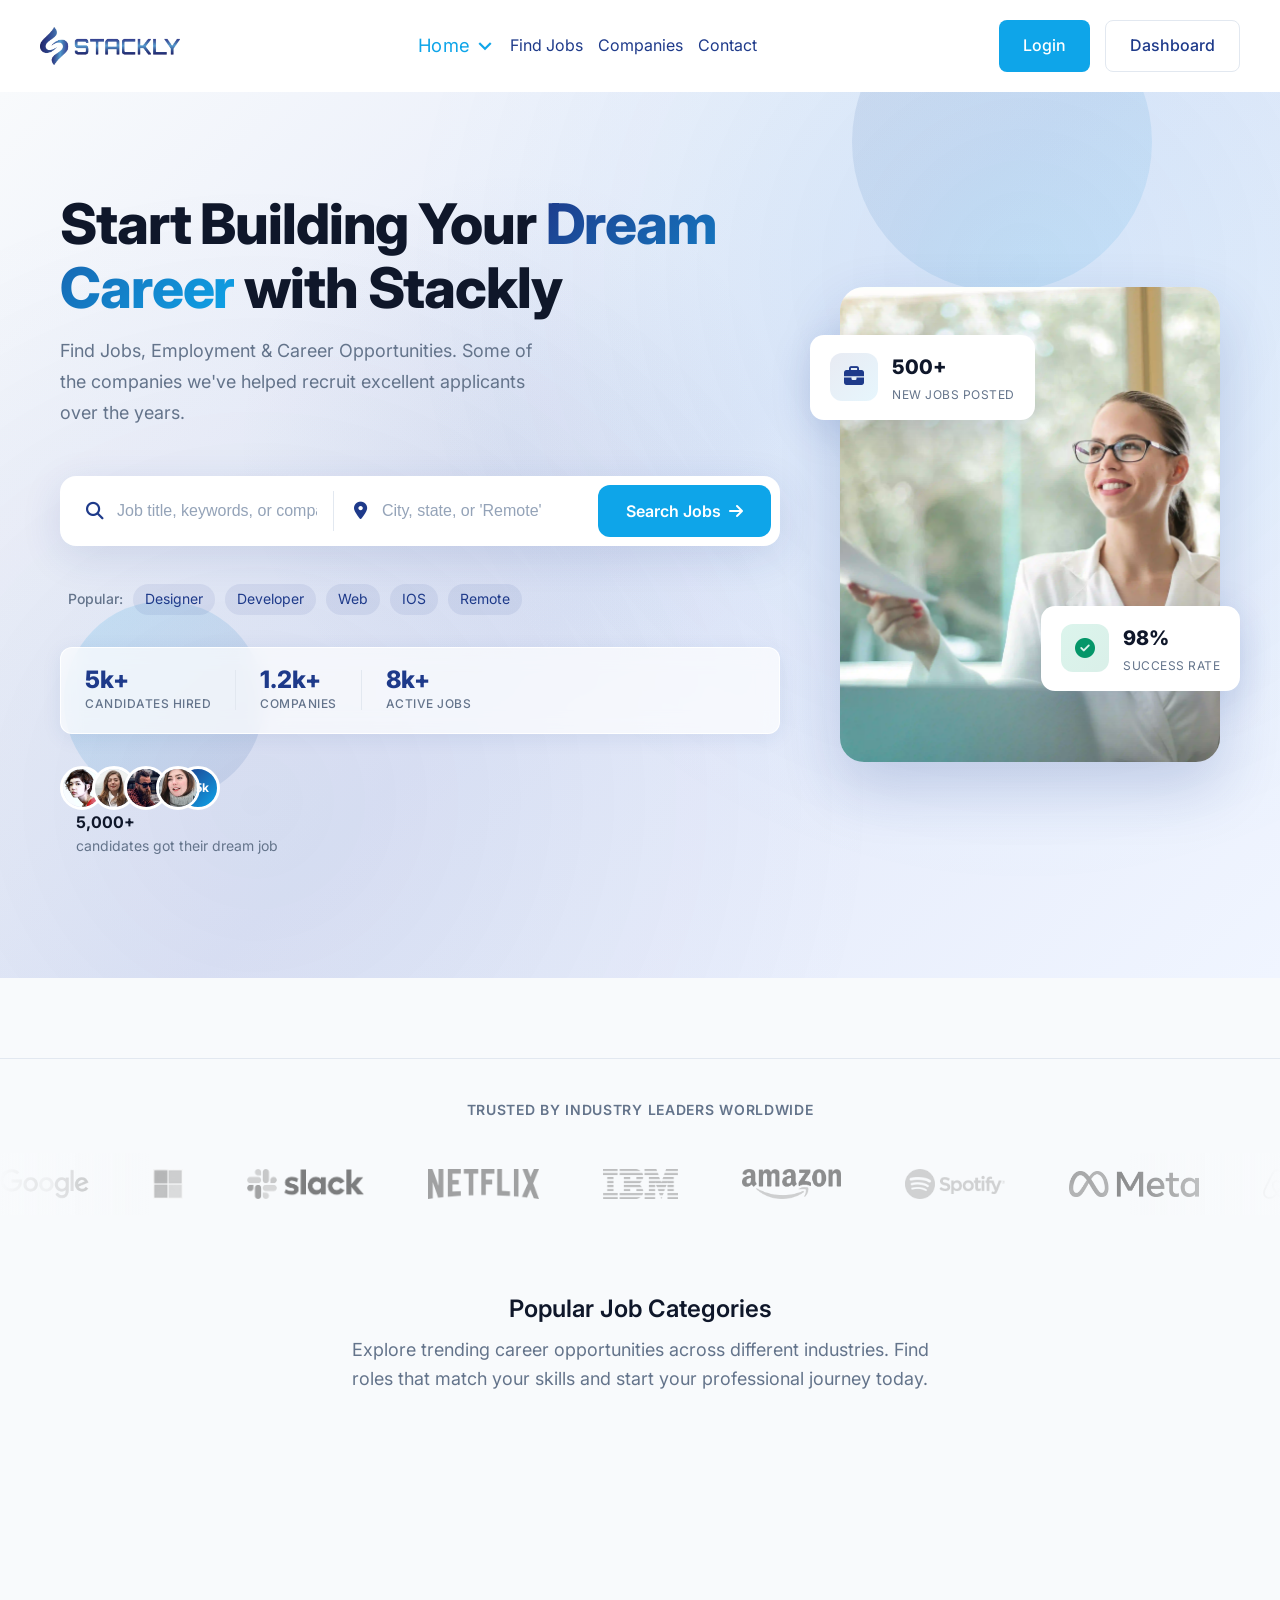
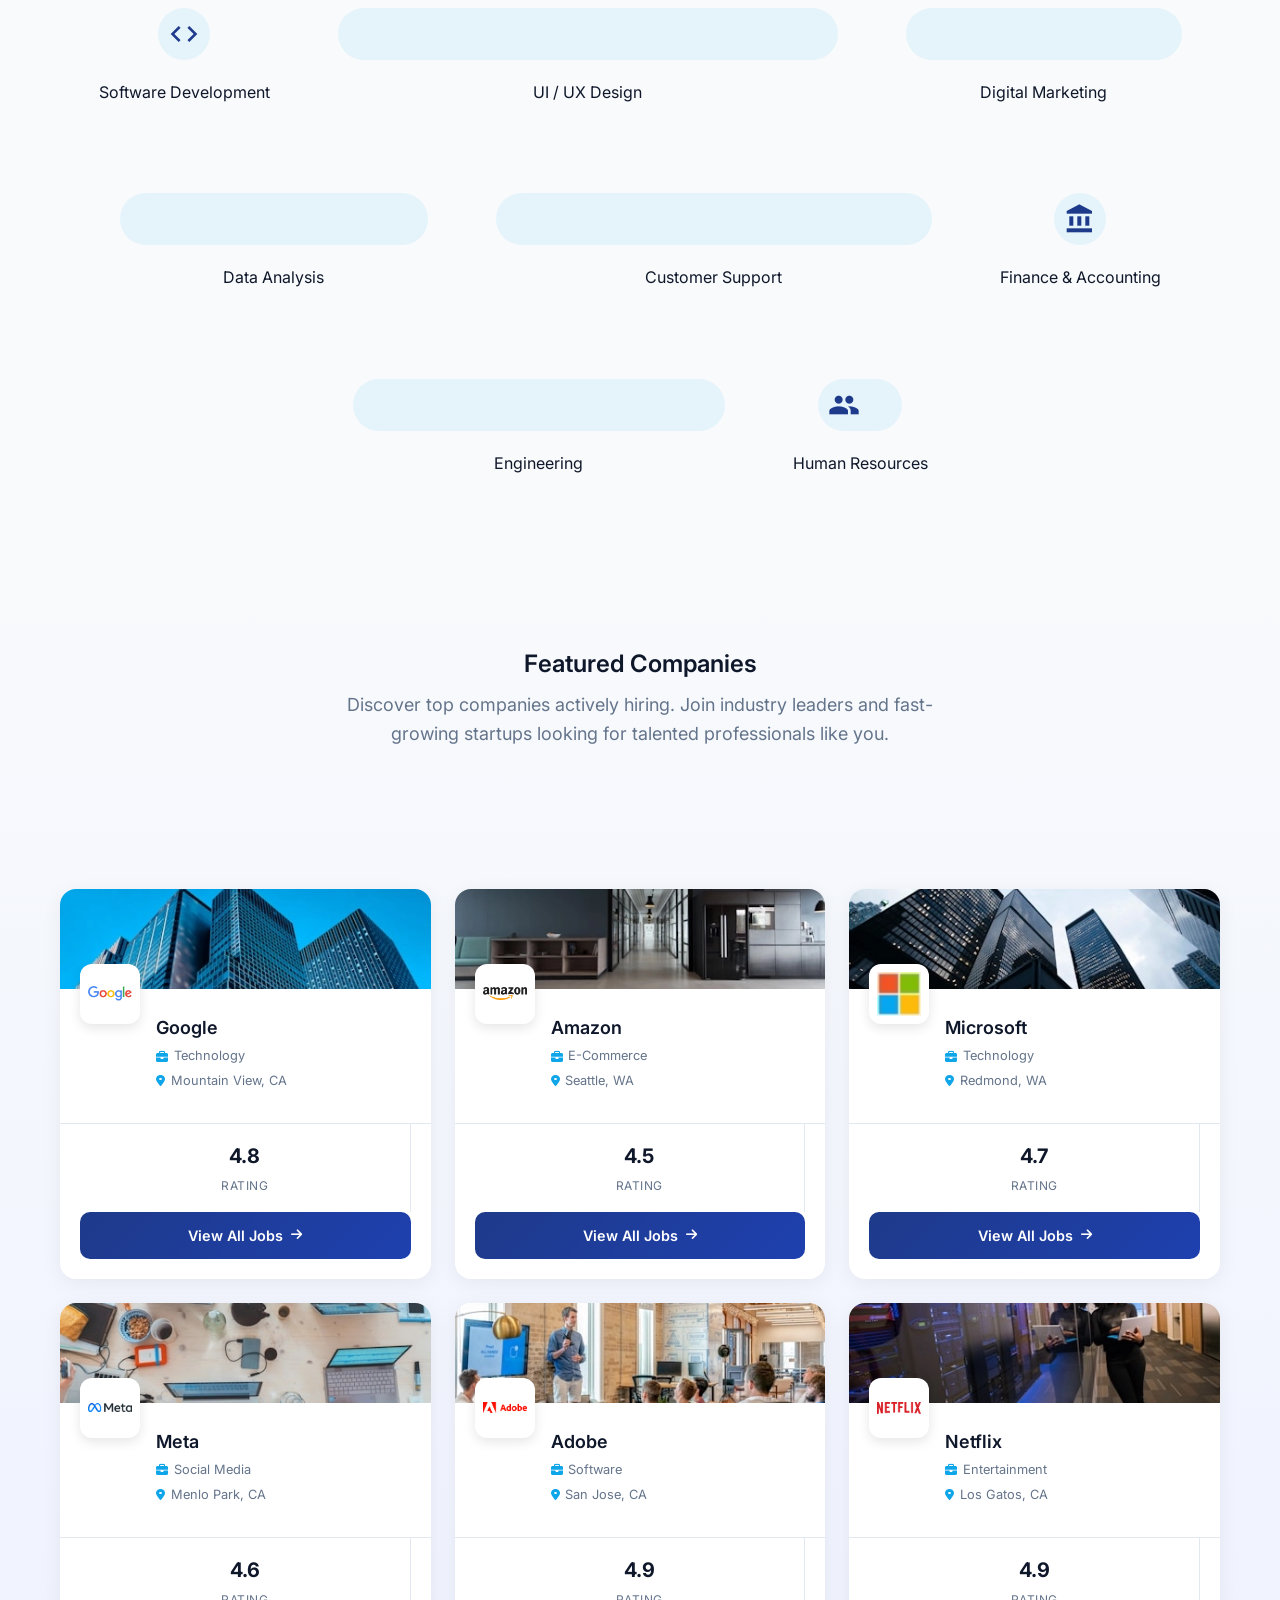
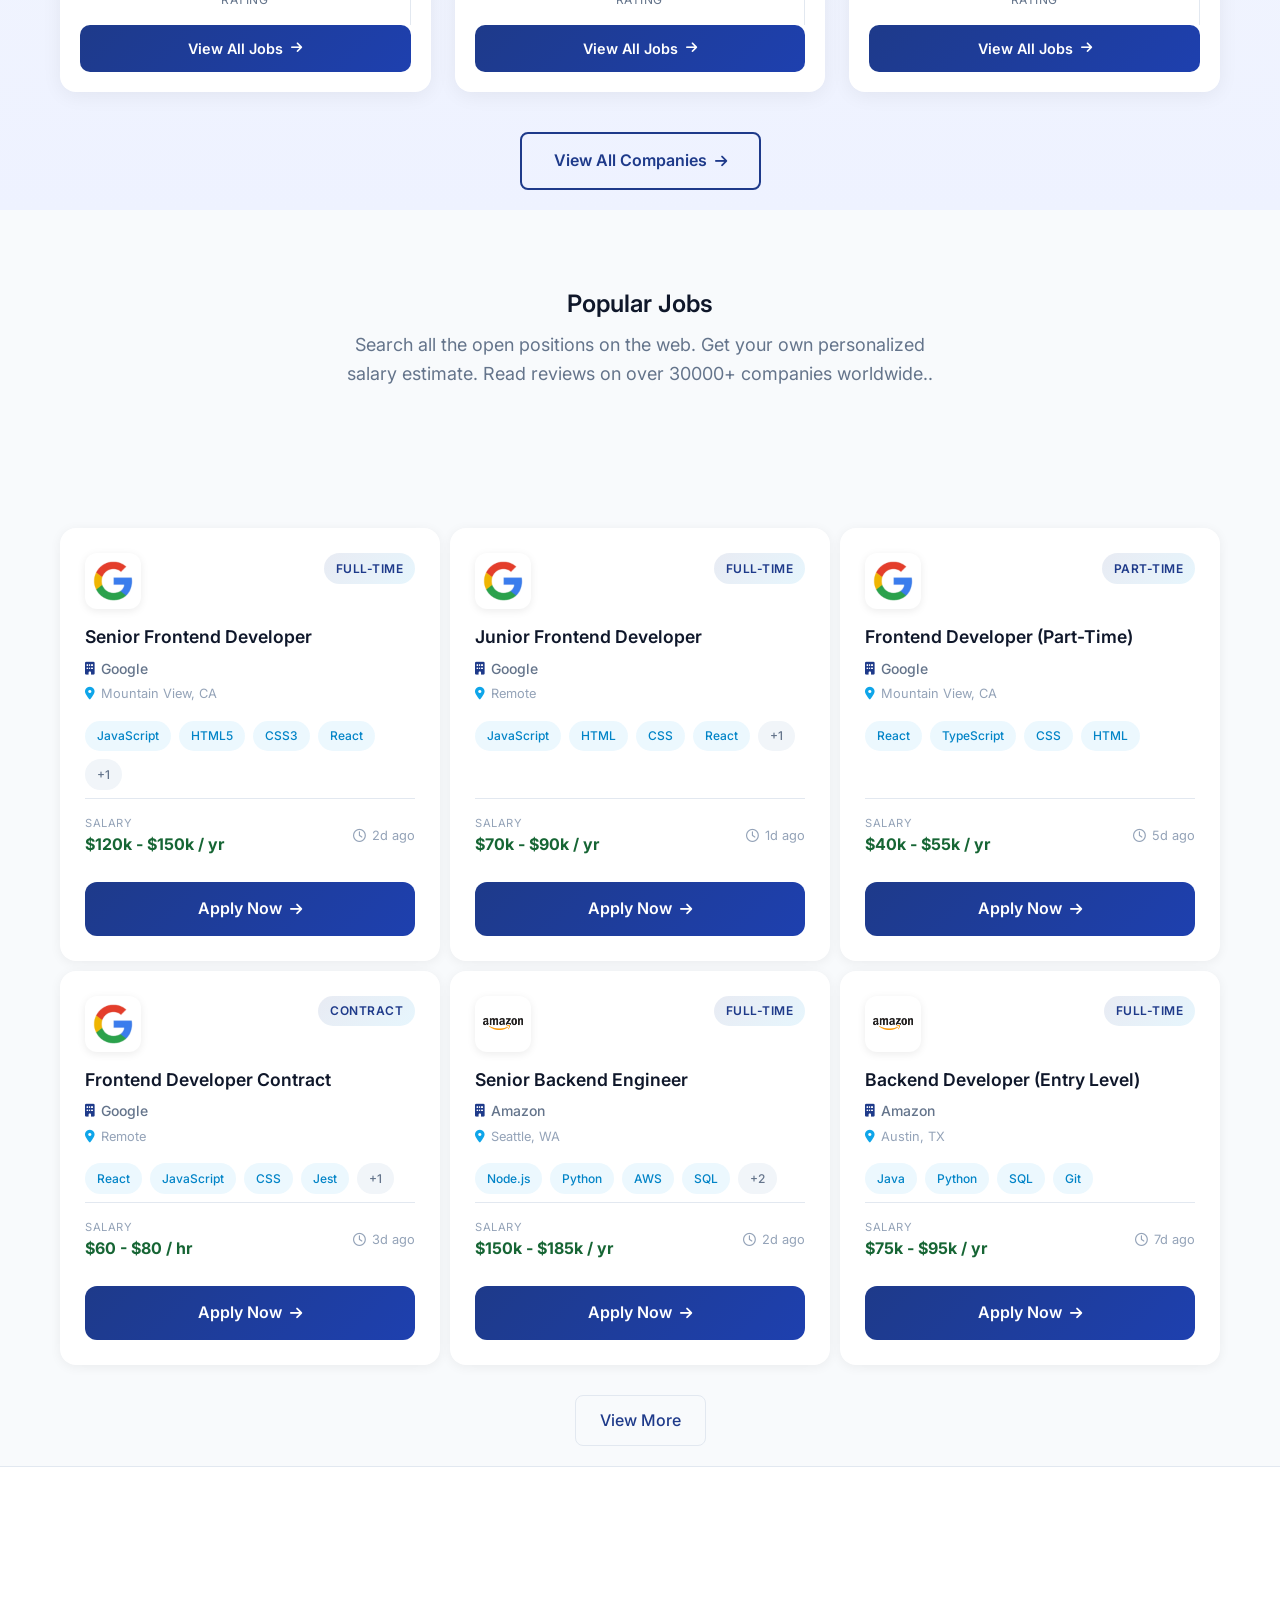
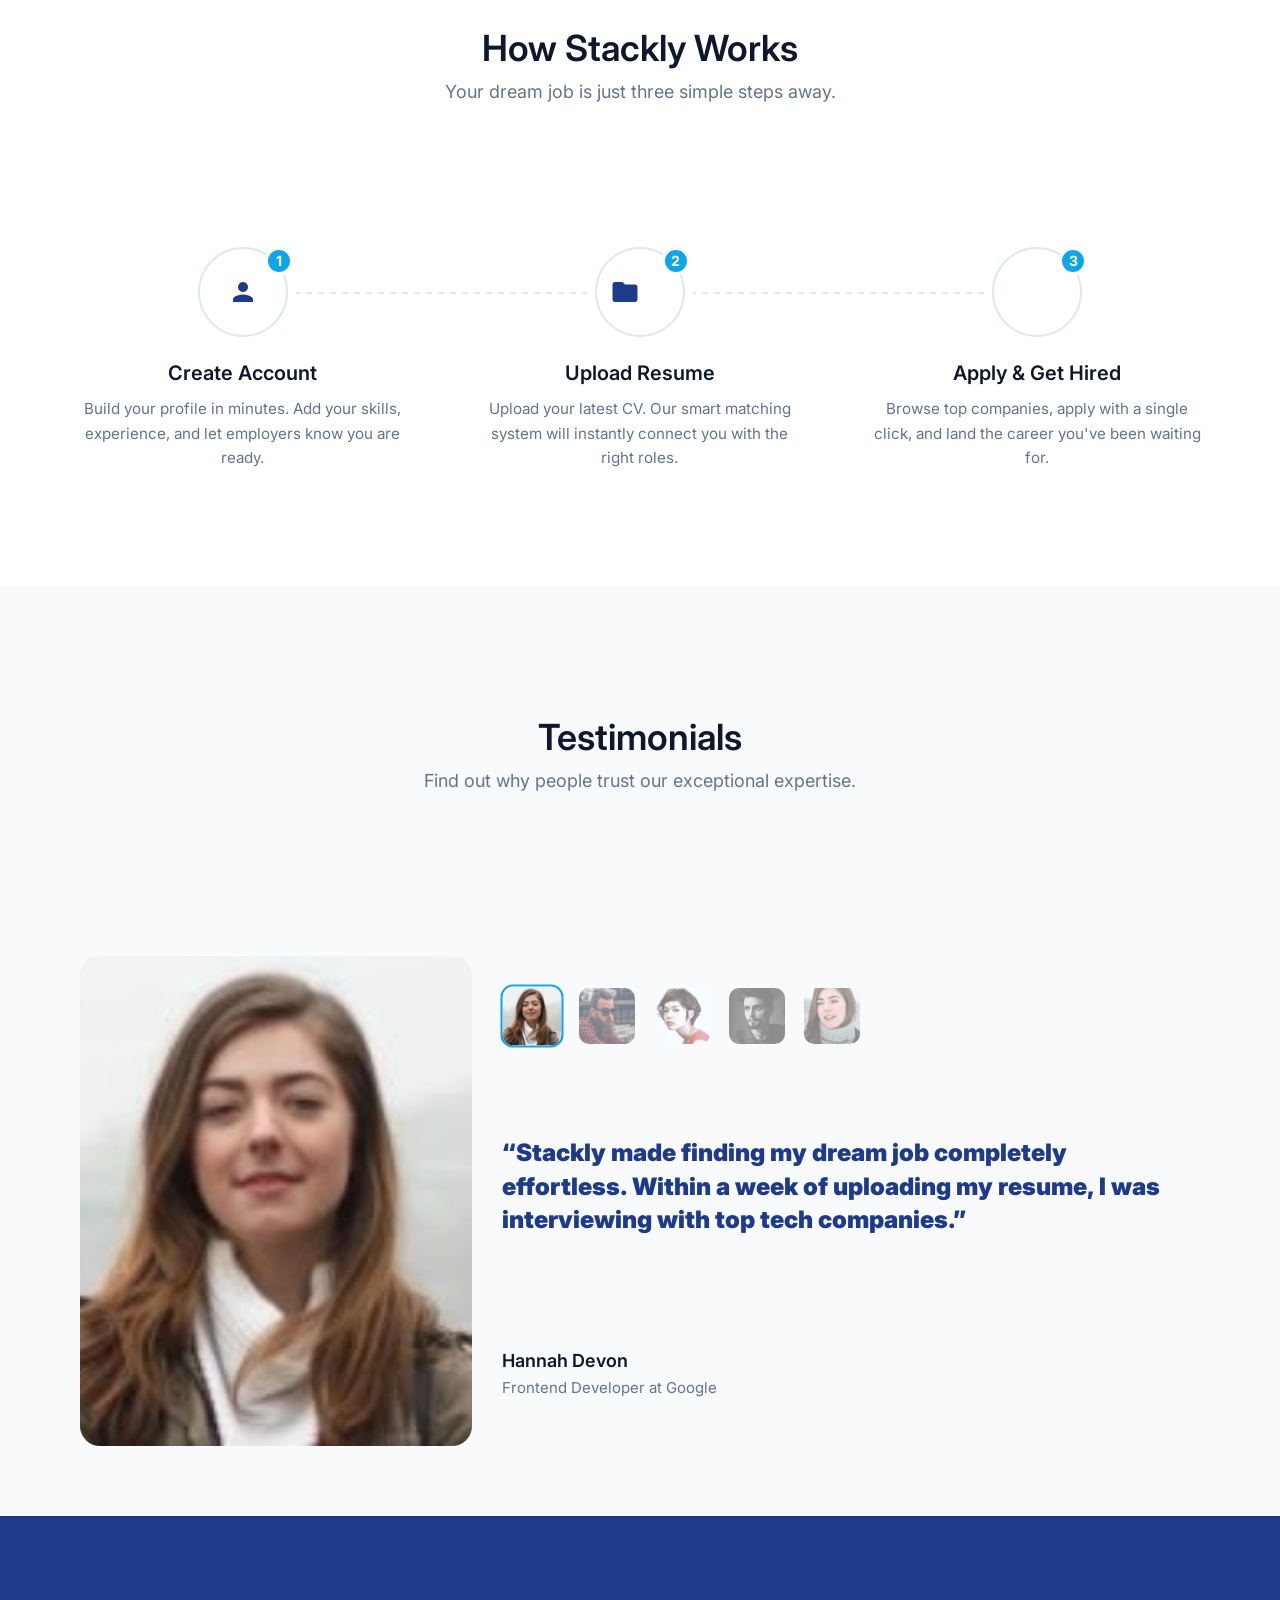
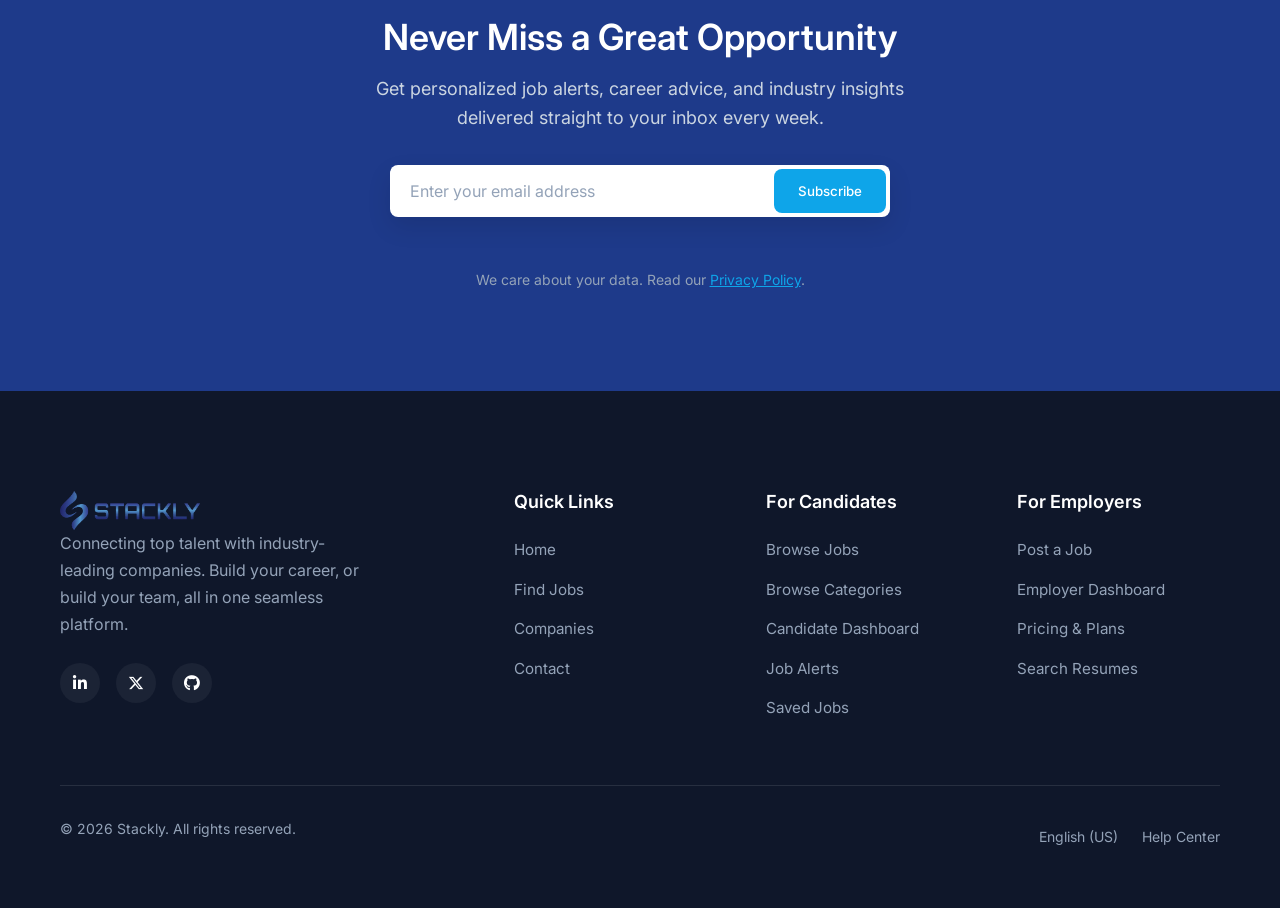
<file: index.html>
<!DOCTYPE html>
<html lang="en">

<head>
    <meta charset="UTF-8">
    <meta name="viewport" content="width=device-width, initial-scale=1.0">
    <title>Home - Job Portal </title>
    <meta name="description" content="Stackly Job portal helps you to find your dream job" />
    <link rel="stylesheet" href="shared.css">
    <link rel="stylesheet" href="style.css">
    <link href="https://fonts.googleapis.com/icon?family=Material+Icons" rel="stylesheet">
    <link
        href="https://fonts.googleapis.com/css2?family=Inter:wght@300;400;500;600;700;800&family=Outfit:wght@400;600;700;800;900&display=swap"
        rel="stylesheet" />
    <link rel="stylesheet" href="https://cdnjs.cloudflare.com/ajax/libs/font-awesome/6.5.1/css/all.min.css">
    <link href="https://unpkg.com/aos@2.3.1/dist/aos.css" rel="stylesheet">

</head>

<body>
    <header id="header">
        <div class="head-cls">
            <a href="index.html">
                <img src="./assets/Stackly-logo-Blue.webp" alt="Stackly Logo" class="logo">
            </a>
            <nav class="menu-items" id="navMenu">
                <div class="home-nav active">
                    <a href="index.html" class="home-btn nav-link active">Home</a>
                    <span class="material-icons dropdown-icon" id="homeDropdownBtn">
                        expand_more
                    </span>
                    <div class="home-select" id="homeDropdown">
                        <a href="./Homepage2/index.html" class="nav-link">Home Page 2</a>
                    </div>
                </div>
                <a href="jobs-listing.html">Find Jobs</a>
                <a href="Company-listing.html">Companies</a>
                <a href="contact.html">Contact</a>
                <div class="close-btn material-icons" id="closeMenu">close</div>
                <div class="head-btns mob-view">
                    <a href="login.html" class="btn btn-primary">Login</a>
                    <a href="dashboard.html" class="btn btn-outline">Dashboard</a>
                </div>
            </nav>
            <div class="head-btns">
                <a href="login.html" class="btn btn-primary">Login</a>
                <a href="dashboard.html" class="btn btn-outline">Dashboard</a>
            </div>
            <div class="hamburger" id="hamburger">
                <span class="material-icons">menu</span>
            </div>
        </div>
    </header>
    <section class="hero-section">
        <div class="hero-bg-pattern"></div>
        <div class="hero-floating-shapes">
            <div class="shape shape-1"></div>
            <div class="shape shape-2"></div>
            <div class="shape shape-3"></div>
        </div>

        <div class="container">
            <div class="hero-content">

                <div class="hero-text-slider" id="textSlider">
                    <div class="slide-text active">
                        <h1 class="hero-head">
                            Start Building Your <span class="text-gradient">Dream Career</span> with Stackly
                        </h1>
                        <p class="hero-desc">Find Jobs, Employment & Career Opportunities. Some of the companies we've
                            helped recruit excellent applicants over the years.</p>
                    </div>
                    <div class="slide-text">
                        <h1 class="hero-head">
                            Discover <span class="text-gradient">Top Companies</span> Hiring Right Now
                        </h1>
                        <p class="hero-desc">Connect with industry-leading brands and fast-growing startups looking for
                            talent exactly like yours.</p>
                    </div>
                    <div class="slide-text">
                        <h1 class="hero-head">
                            Embrace <span class="text-gradient">Remote Work</span> From Anywhere
                        </h1>
                        <p class="hero-desc">Explore thousands of fully remote opportunities and build a career that
                            fits your lifestyle perfectly.</p>
                    </div>
                </div>

                <div class="hero-search-wrapper">
                    <div class="hero-search-box">

                        <div class="search-field">
                            <span class="search-icon">
                                <i class="fas fa-search"></i>
                            </span>

                            <input type="text" id="keywordInput" placeholder="Job title, keywords, or company"
                                class="search-input">
                        </div>

                        <div class="search-divider"></div>

                        <div class="search-field location-field">
                            <span class="search-icon">
                                <i class="fas fa-map-marker-alt"></i>
                            </span>

                            <input type="text" id="locationInput" placeholder="City, state, or 'Remote'"
                                class="search-input">
                        </div>

                        <button class="btn btn-primary btn-search" id="searchBtn">
                            <span class="btn-text">Search Jobs</span>
                            <span class="btn-icon">
                                <i class="fas fa-arrow-right"></i>
                            </span>
                        </button>

                    </div>

                    <span class="error-message" id="searchError"></span>
                    <div class="hero-popular-search">
                        <span class="popular-label">Popular:</span>
                        <span class="popular-tag">Designer</span>
                        <span class="popular-tag">Developer</span>
                        <span class="popular-tag">Web</span>
                        <span class="popular-tag">IOS</span>
                        <span class="popular-tag">Remote</span>
                    </div>
                </div>

                <div class="hero-trust-stats">
                    <div class="trust-item">
                        <span class="trust-number">5k+</span>
                        <span class="trust-label">Candidates Hired</span>
                    </div>
                    <div class="trust-divider"></div>
                    <div class="trust-item">
                        <span class="trust-number">1.2k+</span>
                        <span class="trust-label">Companies</span>
                    </div>
                    <div class="trust-divider"></div>
                    <div class="trust-item">
                        <span class="trust-number">8k+</span>
                        <span class="trust-label">Active Jobs</span>
                    </div>
                </div>

                <div class="hero">
                    <div class="avatar-stack-candidates">
                        <img src="./assets/review1.webp" alt="Candidate" class="avatar-img">
                        <img src="./assets/review2.webp" alt="Candidate" class="avatar-img">
                        <img src="./assets/review3.webp" alt="Candidate" class="avatar-img">
                        <img src="./assets/review4.webp" alt="Candidate" class="avatar-img">
                        <div class="avatar-more">+5k</div>
                    </div>
                    <div class="candidate-info">
                        <span class="candidate-count">5,000+</span>
                        <span class="candidate-text">candidates got their dream job</span>
                    </div>
                </div>

            </div>

            <div class="hero-image-wrapper">
                <div class="hero-img-container" id="imgSlider">
                    <img src="./assets/hero1.webp" alt="Team collaborating" class="slide-img active" loading="lazy">
                    <img src="./assets/hero2.webp" alt="Professional working" class="slide-img" loading="lazy">
                    <img src="./assets/hero3.webp" alt="Remote workspace" class="slide-img" loading="lazy">
                </div>
                <div class="hero-card card-1">
                    <div class="card-icon"><i class="fas fa-briefcase"></i></div>
                    <div class="card-content">
                        <span class="card-value">500+</span>
                        <span class="card-label">New Jobs Posted</span>
                    </div>
                </div>
                <div class="hero-card card-2">
                    <div class="card-icon success"><i class="fas fa-check-circle"></i></div>
                    <div class="card-content">
                        <span class="card-value">98%</span>
                        <span class="card-label">Success Rate</span>
                    </div>
                </div>
            </div>

        </div>
    </section>

    <section class="trust-section" data-aos="fade-up">
        <p class="trust-title">Trusted by industry leaders worldwide</p>

        <div class="marquee-container">
            <div class="marquee-track">

                <div class="marquee-logos">
                    <img src="./assets/logo-google.webp" alt="Google">
                    <img src="./assets/logo-microsoft.webp" alt="Microsoft">
                    <img src="./assets/logo-slack.webp" alt="Slack">
                    <img src="./assets/logo-netfilx.webp" alt="Netflix">
                    <img src="./assets/logo-ibm.webp" alt="IBM">
                    <img src="./assets/logo-amazon.webp" alt="Amazon">
                    <img src="./assets/logo-spotify.webp" alt="Spotify">
                    <img src="./assets/logo-meta.webp" alt="Meta">
                    <img src="./assets/logo-airbnb.webp" alt="Airbnb">
                    <img src="./assets/logo-agobe.webp" alt="Adobe">
                </div>

                <div class="marquee-logos" aria-hidden="true">
                    <img src="./assets/logo-google.webp" alt="Google">
                    <img src="./assets/logo-microsoft.webp" alt="Microsoft">
                    <img src="./assets/logo-slack.webp" alt="Slack">
                    <img src="./assets/logo-netfilx.webp" alt="Netflix">
                    <img src="./assets/logo-ibm.webp" alt="IBM">
                    <img src="./assets/logo-amazon.webp" alt="Amazon">
                    <img src="./assets/logo-spotify.webp" alt="Spotify">
                    <img src="./assets/logo-meta.webp" alt="Meta">
                    <img src="./assets/logo-airbnb.webp" alt="Airbnb">
                    <img src="./assets/logo-agobe.webp" alt="Adobe">
                </div>

            </div>
        </div>
    </section>
    <section class="job-categories">
        <div class="container">
            <div class="section-header">
                <h1>Popular Job Categories</h1>
                <p>Explore trending career opportunities across different industries. Find roles that match your skills
                    and start your professional journey today.</p>
            </div>

            <div class="categories-container">

                <div class="category-card" data-aos="fade-up" data-aos-delay="100">
                    <span class="material-icons">code</span>
                    <div class="category-name">Software Development</div>
                </div>

                <div class="category-card" data-aos="fade-up" data-aos-delay="200">
                    <span class="material-icons">design_services</span>
                    <div class="category-name">UI / UX Design</div>
                </div>

                <div class="category-card" data-aos="fade-up" data-aos-delay="300">
                    <span class="material-icons">campaign</span>
                    <div class="category-name">Digital Marketing</div>
                </div>

                <div class="category-card" data-aos="fade-up" data-aos-delay="400">
                    <span class="material-icons">bar_chart</span>
                    <div class="category-name">Data Analysis</div>
                </div>

                <div class="category-card" data-aos="fade-up" data-aos-delay="500">
                    <span class="material-icons">support_agent</span>
                    <div class="category-name">Customer Support</div>
                </div>

                <div class="category-card" data-aos="fade-up" data-aos-delay="600">
                    <span class="material-icons">account_balance</span>
                    <div class="category-name">Finance & Accounting</div>
                </div>

                <div class="category-card" data-aos="fade-up" data-aos-delay="700">
                    <span class="material-icons">engineering</span>
                    <div class="category-name">Engineering</div>
                </div>

                <div class="category-card" data-aos="fade-up" data-aos-delay="800">
                    <span class="material-icons">groups</span>
                    <div class="category-name">Human Resources</div>
                </div>

            </div>
        </div>
    </section>
    <section class="featured-companies">
        <div class="container">
            <div class="section-header">
                <h1>Featured Companies</h1>
                <p>Discover top companies actively hiring. Join industry leaders and fast-growing startups looking for
                    talented professionals like you.</p>
            </div>

            <div class="companies-grid">
                <div class="company-card" data-aos="fade-down" data-aos-delay="100">
                    <div class="company-banner">
                        <img src="./assets/company1.webp" alt="Office">
                    </div>
                    <div class="company-info">
                        <div class="company-logo-large">
                            <img src="./assets/logo-google.webp" alt="Google">
                        </div>
                        <div class="company-details">
                            <h3>Google</h3>
                            <p class="company-industry"><i class="fas fa-briefcase"></i> Technology</p>
                            <p class="company-location"><i class="fas fa-map-marker-alt"></i> Mountain View, CA</p>
                        </div>
                    </div>
                    <div class="company-stats">
                        <div class="stat">
                            <span class="stat-value">4.8</span>
                            <span class="stat-label">Rating</span>
                        </div>
                    </div>
                    <a href="company.html?company=Google" class="btn-view-jobs" data-company="Google">View All Jobs <i
                            class="fas fa-arrow-right"></i></a>
                </div>

                <div class="company-card" data-aos="fade-down" data-aos-delay="200">
                    <div class="company-banner">
                        <img src="./assets/company2.webp" alt="Office">
                    </div>
                    <div class="company-info">
                        <div class="company-logo-large">
                            <img src="./assets/logo-amazon.webp" alt="Amazon">
                        </div>
                        <div class="company-details">
                            <h3>Amazon</h3>
                            <p class="company-industry"><i class="fas fa-briefcase"></i> E-Commerce</p>
                            <p class="company-location"><i class="fas fa-map-marker-alt"></i> Seattle, WA</p>
                        </div>
                    </div>
                    <div class="company-stats">
                        <div class="stat">
                            <span class="stat-value">4.5</span>
                            <span class="stat-label">Rating</span>
                        </div>
                    </div>
                    <a href="company.html?company=Amazon" class="btn-view-jobs" data-company="Amazon">View All Jobs <i
                            class="fas fa-arrow-right"></i></a>
                </div>

                <div class="company-card" data-aos="fade-down" data-aos-delay="300">
                    <div class="company-banner">
                        <img src="./assets/company3.webp" alt="Office">
                    </div>
                    <div class="company-info">
                        <div class="company-logo-large">
                            <img src="./assets/logo-microsoft.webp" alt="Microsoft">
                        </div>
                        <div class="company-details">
                            <h3>Microsoft</h3>
                            <p class="company-industry"><i class="fas fa-briefcase"></i> Technology</p>
                            <p class="company-location"><i class="fas fa-map-marker-alt"></i> Redmond, WA</p>
                        </div>
                    </div>
                    <div class="company-stats">
                        <div class="stat">
                            <span class="stat-value">4.7</span>
                            <span class="stat-label">Rating</span>
                        </div>
                    </div>
                    <a href="company.html?company=Microsoft" class="btn-view-jobs" data-company="Microsoft">View All
                        Jobs <i class="fas fa-arrow-right"></i></a>
                </div>

                <div class="company-card" data-aos="fade-down" data-aos-delay="400">
                    <div class="company-banner">
                        <img src="./assets/company4.webp" alt="Office">
                    </div>
                    <div class="company-info">
                        <div class="company-logo-large">
                            <img src="./assets/logo-meta.webp" alt="Meta">
                        </div>
                        <div class="company-details">
                            <h3>Meta</h3>
                            <p class="company-industry"><i class="fas fa-briefcase"></i> Social Media</p>
                            <p class="company-location"><i class="fas fa-map-marker-alt"></i> Menlo Park, CA</p>
                        </div>
                    </div>
                    <div class="company-stats">
                        <div class="stat">
                            <span class="stat-value">4.6</span>
                            <span class="stat-label">Rating</span>
                        </div>
                    </div>
                    <a href="company.html?company=Meta" class="btn-view-jobs" data-company="Meta">View All Jobs <i
                            class="fas fa-arrow-right"></i></a>
                </div>

                <div class="company-card" data-aos="fade-down" data-aos-delay="500">
                    <div class="company-banner">
                        <img src="./assets/company5.webp" alt="Office">
                    </div>
                    <div class="company-info">
                        <div class="company-logo-large">
                            <img src="./assets/logo-agobe.webp" alt="Adobe">
                        </div>
                        <div class="company-details">
                            <h3>Adobe</h3>
                            <p class="company-industry"><i class="fas fa-briefcase"></i> Software</p>
                            <p class="company-location"><i class="fas fa-map-marker-alt"></i> San Jose, CA</p>
                        </div>
                    </div>
                    <div class="company-stats">
                        <div class="stat">
                            <span class="stat-value">4.9</span>
                            <span class="stat-label">Rating</span>
                        </div>
                    </div>
                    <a href="company.html?company=Adobe" class="btn-view-jobs" data-company="Adobe">View All Jobs <i
                            class="fas fa-arrow-right"></i></a>
                </div>

                <div class="company-card" data-aos="fade-down" data-aos-delay="600">
                    <div class="company-banner">
                        <img src="./assets/company6.webp" alt="Office">
                    </div>
                    <div class="company-info">
                        <div class="company-logo-large">
                            <img src="./assets/logo-netfilx.webp" alt="Netflix">
                        </div>
                        <div class="company-details">
                            <h3>Netflix</h3>
                            <p class="company-industry"><i class="fas fa-briefcase"></i> Entertainment</p>
                            <p class="company-location"><i class="fas fa-map-marker-alt"></i> Los Gatos, CA</p>
                        </div>
                    </div>
                    <div class="company-stats">
                        <div class="stat">
                            <span class="stat-value">4.9</span>
                            <span class="stat-label">Rating</span>
                        </div>
                    </div>
                    <a href="company.html?company=Netflix" class="btn-view-jobs" data-company="Netflix">View All Jobs <i
                            class="fas fa-arrow-right"></i></a>
                </div>
            </div>
            <div class="section-cta">
                <a href="Company-listing.html" class="btn btn-outline btn-lg">View All Companies <i
                        class="fas fa-arrow-right"></i></a>
            </div>
        </div>
    </section>

    <section class="pop-jobs">
        <div class="container">
            <div class="section-header">
                <h1>Popular Jobs</h1>
                <p>Search all the open positions on the web. Get your own personalized salary estimate. Read reviews on
                    over 30000+ companies worldwide..</p>
            </div>
            <div class="jobs-container">
                <div class="job-grid" id="jobListingsContainer">

                </div>
                <a href="jobs-listing.html" class="btn btn-outline">View More</a>
            </div>
        </div>
    </section>
    <section class="how-it-works-section">
        <div class="container">

            <div class="section-header text-center">
                <h2>How Stackly Works</h2>
                <p>Your dream job is just three simple steps away.</p>
            </div>

            <div class="process-grid">

                <div class="process-step" data-aos="fade">
                    <div class="step-icon-wrapper">
                        <div class="step-number">1</div>
                        <div class="step-icon">
                            <span class="material-icons">person</span>

                        </div>
                    </div>
                    <h3 class="step-title">Create Account</h3>
                    <p class="step-desc">Build your profile in minutes. Add your skills, experience, and let employers
                        know you are ready.</p>
                </div>

                <div class="process-step" data-aos="fade">
                    <div class="step-icon-wrapper">
                        <div class="step-number">2</div>
                        <div class="step-icon">
                            <span class="material-icons">drive_folder_upload</span>

                        </div>
                    </div>
                    <h3 class="step-title">Upload Resume</h3>
                    <p class="step-desc">Upload your latest CV. Our smart matching system will instantly connect you
                        with the right roles.</p>
                </div>

                <div class="process-step" data-aos="fade">
                    <div class="step-icon-wrapper">
                        <div class="step-number">3</div>
                        <div class="step-icon">
                            <span class="material-icons">celebration</span>
                        </div>
                    </div>
                    <h3 class="step-title">Apply & Get Hired</h3>
                    <p class="step-desc">Browse top companies, apply with a single click, and land the career you've
                        been waiting for.</p>
                </div>

            </div>
        </div>
    </section>
    <section class="testimonial" data-aos="fade-up">
        <div class="container">
            <div class="section-header text-center">
                <h2>Testimonials</h2>
                <p>Find out why people trust our exceptional expertise.</p>
            </div>
            <div class="testimonial-container">
                <div class="testimonial-image-col">
                    <img src="" alt="Selected Person" id="main-testimonial-img">
                </div>
                <div class="testimonial-content">
                    <div class="testimonial-avatars">
                        <img src="./assets/review2.webp" alt="Person 1" class="avatar active" data-index="0">
                        <img src="./assets/review3.webp" alt="Person 2" class="avatar" data-index="1">
                        <img src="./assets/review1.webp" alt="Person 3" class="avatar" data-index="2">
                        <img src="./assets/review5.webp" alt="Person 4" class="avatar" data-index="3">
                        <img src="./assets/review4.webp" alt="Person 5" class="avatar" data-index="4">
                    </div>
                    <div class="testimonial-text-col">
                        <blockquote id="testimonial-quote">
                        </blockquote>
                        <div class="testimonial-author">
                            <h4 id="author-name"></h4>
                            <p id="author-role"></p>
                        </div>
                    </div>
                </div>
            </div>
        </div>
    </section>
    <section class="newsletter-section" data-aos="fade-down">
        <div class="container newsletter-container">
            <div class="newsletter-content">
                <h2>Never Miss a Great Opportunity</h2>
                <p>Get personalized job alerts, career advice, and industry insights delivered straight to your inbox
                    every week.</p>

                <form id="newsletterForm" class="newsletter-form" novalidate>
                    <div class="input-group">
                        <input type="email" id="newsletterEmail" class="form-control"
                            placeholder="Enter your email address" autocomplete="email">
                        <button type="submit" class="btn btn-primary">Subscribe</button>
                    </div>
                    <span id="newsletterMessage" class="validation-message"></span>
                </form>

                <p class="privacy-note">We care about your data. Read our <a href="404page.html">Privacy Policy</a>.</p>
            </div>
        </div>
    </section>
    <footer class="site-footer">
        <div class="container">
            <div class="footer-grid">

                <div class="footer-brand-col">
                    <img src="./assets/Stackly-logo-Blue.webp" alt="Logo" class="logo">
                    <p class="footer-bio">
                        Connecting top talent with industry-leading companies. Build your career, or build your team,
                        all in one seamless platform.
                    </p>
                    <div class="social-links">
                        <a href="404page.html" aria-label="LinkedIn" class="social-icon">
                            <i class="fa-brands fa-linkedin-in"></i>
                        </a>
                        <a href="404page.html" aria-label="Twitter" class="social-icon">
                            <i class="fa-brands fa-x-twitter"></i>
                        </a>
                        <a href="404page.html" aria-label="GitHub" class="social-icon">
                            <i class="fa-brands fa-github"></i>
                        </a>
                    </div>
                </div>
                <div class="footer-links-col">
                    <h4 class="footer-title">Quick Links</h4>
                    <ul class="footer-list">
                        <li><a href="index.html">Home</a></li>
                        <li><a href="jobs-listing.html">Find Jobs</a></li>
                        <li><a href="Company-listing.html">Companies</a></li>
                        <li><a href="contact.html">Contact</a></li>
                    </ul>
                </div>
                <div class="footer-links-col">
                    <h4 class="footer-title">For Candidates</h4>
                    <ul class="footer-list">
                        <li><a href="404page.html">Browse Jobs</a></li>
                        <li><a href="404page.html">Browse Categories</a></li>
                        <li><a href="404page.html">Candidate Dashboard</a></li>
                        <li><a href="404page.html">Job Alerts</a></li>
                        <li><a href="404page.html">Saved Jobs</a></li>
                    </ul>
                </div>

                <div class="footer-links-col">
                    <h4 class="footer-title">For Employers</h4>
                    <ul class="footer-list">
                        <li><a href="404page.html">Post a Job</a></li>
                        <li><a href="404page.html">Employer Dashboard</a></li>
                        <li><a href="404page.html">Pricing & Plans</a></li>
                        <li><a href="404page.html">Search Resumes</a></li>
                    </ul>
                </div>
            </div>
            <div class="footer-bottom">
                <p>&copy; 2026 Stackly. All rights reserved.</p>
                <div class="footer-bottom-links">
                    <a href="404page.html">English (US)</a>
                    <a href="404page.html">Help Center</a>
                </div>
            </div>
        </div>
    </footer>
    <script src="https://unpkg.com/aos@2.3.1/dist/aos.js"></script>
    <script>
        AOS.init({
            duration: 1000,
            once: true,
            offset: 100
        });
    </script>
    <script src="script.js"></script>
    <script>
        document.addEventListener("DOMContentLoaded", () => {
            const textSlides = document.querySelectorAll('.slide-text');
            const imgSlides = document.querySelectorAll('.slide-img');
            let currentSlide = 0;
            const slideInterval = 4000;

            function nextSlide() {
                textSlides[currentSlide].classList.remove('active');
                imgSlides[currentSlide].classList.remove('active');
                currentSlide = (currentSlide + 1) % textSlides.length;
                textSlides[currentSlide].classList.add('active');
                imgSlides[currentSlide].classList.add('active');
            }

            setInterval(nextSlide, slideInterval);
        });
        document.addEventListener('DOMContentLoaded', () => {

            const jobContainer = document.getElementById('jobListingsContainer');
            if (!jobContainer) return;
            const urlParams = new URLSearchParams(window.location.search);
            const companyFilter = urlParams.get('company');

            loadJobs(companyFilter);

            async function loadJobs(company) {

                try {

                    const response = await fetch('./jobs.json');

                    if (!response.ok) {
                        throw new Error("Failed to load jobs.json");
                    }

                    let jobs = await response.json();

                    if (company) {
                        jobs = jobs.filter(job => job.company.toLowerCase() === company.toLowerCase());

                        if (jobs.length > 0) {
                            document.querySelector('.pop-jobs .section-header h1').textContent = `Jobs at ${company}`;
                            document.querySelector('.pop-jobs .section-header p').textContent = `Showing ${jobs.length} job${jobs.length !== 1 ? 's' : ''} at ${company}`;
                        }
                    }

                    jobContainer.innerHTML = '';

                    if (jobs.length === 0) {
                        jobContainer.innerHTML = '<p class="no-jobs-message">No jobs found for this company.</p>';
                        return;
                    }
                    const recentJobs = jobs.slice(0, 6);

                    recentJobs.forEach(job => {

                        const tags = job.tags || job.skills || [];

                        const tagsHTML = tags.slice(0, 4).map(tag =>
                            `<span class="skill-tag">${tag}</span>`
                        ).join('');

                        const cardHTML = `
                <div class="job-card-new"  data-aos="fade-up">
                    <div class="card-header">
                        <div class="company-logo-wrapper">
                            <img src="${job.logo}" alt="${job.company}" class="company-logo">
                        </div>
                        <div class="job-type-badge">${job.type || 'Full-Time'}</div>
                    </div>
                    
                    <div class="card-body">
                        <h3 class="job-title">
                            <a href="job-desc.html?id=${job.id}">${job.title}</a>
                        </h3>
                        <p class="company-name">
                            <i class="fas fa-building"></i> ${job.company}
                        </p>
                        <p class="job-location">
                            <i class="fas fa-map-marker-alt"></i> ${job.location}
                        </p>
                        
                        <div class="skills-row">
                            ${tagsHTML}
                            ${tags.length > 4 ? `<span class="skill-tag skill-more">+${tags.length - 4}</span>` : ''}
                        </div>
                    </div>
                    
                    <div class="card-footer">
                        <div class="salary-wrapper">
                            <span class="salary-label">Salary</span>
                            <span class="salary-value">${job.salary}</span>
                        </div>
                        <div class="job-meta-info">
                            <span class="posted-time"><i class="far fa-clock"></i> ${job.posted ? job.posted + 'd ago' : 'Recently'}</span>
                        </div>
                    </div>
                    
                    <a href="job-desc.html?id=${job.id}" class="btn-apply-card">
                        Apply Now <i class="fas fa-arrow-right"></i>
                    </a>
                </div>
                `;

                        jobContainer.insertAdjacentHTML('beforeend', cardHTML);

                    });

                } catch (error) {

                    console.error('Error loading jobs:', error);

                    jobContainer.innerHTML =
                        `<p class="error-msg">⚠ Unable to load jobs. Please try again later.</p>`;

                }

            }
            document.getElementById("searchBtn").addEventListener("click", function () {

                const keyword = document.getElementById("keywordInput").value.trim();
                const location = document.getElementById("locationInput").value.trim();
                const error = document.getElementById("searchError");

                error.textContent = "";

                if (keyword === "" && location === "") {
                    error.textContent = "Please enter a job title or location.";
                    return;
                }

                const params = new URLSearchParams();

                if (keyword) {
                    params.append("keyword", keyword);
                }

                if (location) {
                    params.append("location", location);
                }

                window.location.href = "jobs-listing.html?" + params.toString();
            });
        });
        document.addEventListener('DOMContentLoaded', () => {
            const testimonials = [
                {
                    largeImg: './assets/review2.webp',
                    quote: '“Stackly made finding my dream job completely effortless. Within a week of uploading my resume, I was interviewing with top tech companies.”',
                    name: 'Hannah Devon',
                    role: 'Frontend Developer at Google'
                },
                {
                    largeImg: './assets/review3.webp',
                    quote: '“We used to struggle to find qualified candidates. Since we started posting our open roles here, our hiring time has been cut in half.”',
                    name: 'Mark Henderson',
                    role: 'Talent Acquisition Lead, InnovateTech'
                },
                {
                    largeImg: './assets/review1.webp',
                    quote: '“The smart matching system is incredible. It instantly connected me with fully remote opportunities that perfectly fit my skill set.”',
                    name: 'Sarah Jenkins',
                    role: 'Remote UI/UX Designer'
                },
                {
                    largeImg: './assets/review5.webp',
                    quote: '“The quality of applicants we receive through this platform is unmatched. It is our go-to solution for building out our engineering teams.”',
                    name: 'David Chen',
                    role: 'VP of Engineering, Apex Solutions'
                },
                {
                    largeImg: './assets/review4.webp',
                    quote: '“I transitioned into a totally new industry seamlessly thanks to their job alerts. I highly recommend this portal to any job seeker.”',
                    name: 'Michelle Dubois',
                    role: 'Data Analyst at Spotify'
                }
            ];

            const avatars = document.querySelectorAll('.avatar');
            const mainImg = document.getElementById('main-testimonial-img');
            const quote = document.getElementById('testimonial-quote');
            const name = document.getElementById('author-name');
            const role = document.getElementById('author-role');

            let currentIndex = 0;
            let autoPlayTimer;
            const slideDuration = 5000;

            function updateTestimonial(index) {
                currentIndex = parseInt(index);
                const data = testimonials[currentIndex];
                mainImg.style.opacity = 0;
                setTimeout(() => {
                    mainImg.src = data.largeImg;
                    mainImg.alt = data.name;
                    mainImg.style.opacity = 1;
                }, 200);

                quote.textContent = data.quote;
                name.textContent = data.name;
                role.textContent = data.role;

                avatars.forEach(avatar => avatar.classList.remove('active'));
                if (avatars[currentIndex]) {
                    avatars[currentIndex].classList.add('active');
                }
            }

            function startAutoPlay() {
                autoPlayTimer = setInterval(() => {
                    let nextIndex = (currentIndex + 1) % testimonials.length;
                    updateTestimonial(nextIndex);
                }, slideDuration);
            }

            function resetAutoPlay() {
                clearInterval(autoPlayTimer);
                startAutoPlay();
            }

            avatars.forEach(avatar => {
                avatar.addEventListener('click', function () {
                    const index = this.getAttribute('data-index');
                    updateTestimonial(index);
                    resetAutoPlay();
                });
            });

            if (testimonials.length > 0 && mainImg) {
                updateTestimonial(0);
                startAutoPlay();
            }
        });
        document.addEventListener('DOMContentLoaded', () => {
            const form = document.getElementById('newsletterForm');
            const emailInput = document.getElementById('newsletterEmail');
            const messageEl = document.getElementById('newsletterMessage');
            const emailRegex = /^[^\s@]+@[^\s@]+\.[^\s@]+$/;

            form.addEventListener('submit', (e) => {
                e.preventDefault();

                const emailValue = emailInput.value.trim();
                if (emailValue === '') {
                    showMessage('Please enter an email address.', 'error');
                    return;
                }
                if (!emailRegex.test(emailValue)) {
                    showMessage('Please enter a valid email address.', 'error');
                    return;
                }

                showMessage('Subscribing...', 'success');

                setTimeout(() => {
                    window.location.href = '404page.html';
                    form.reset();

                    setTimeout(() => {
                        messageEl.classList.remove('show');
                    }, 4000);

                }, 1000);
            });

            function showMessage(text, type) {
                messageEl.textContent = text;
                messageEl.className = 'validation-message show';
                messageEl.classList.add(type);
            }
            emailInput.addEventListener('input', () => {
                if (messageEl.classList.contains('error')) {
                    messageEl.classList.remove('show');
                }
            });
        });
        const homeDropdownBtn = document.getElementById("homeDropdownBtn");
        const homeDropdown = document.getElementById("homeDropdown");
        const icon = document.querySelector(".dropdown-icon");

        homeDropdownBtn.addEventListener("click", () => {
            homeDropdown.classList.toggle("show");
            icon.classList.toggle("rotate");
        });
        document.addEventListener("click", (e) => {
            if (!homeDropdown.contains(e.target) && !homeDropdownBtn.contains(e.target)) {
                homeDropdown.classList.remove("show");
                icon.classList.remove("rotate");
            }
        });
    </script>
</body>

</html>
</file>
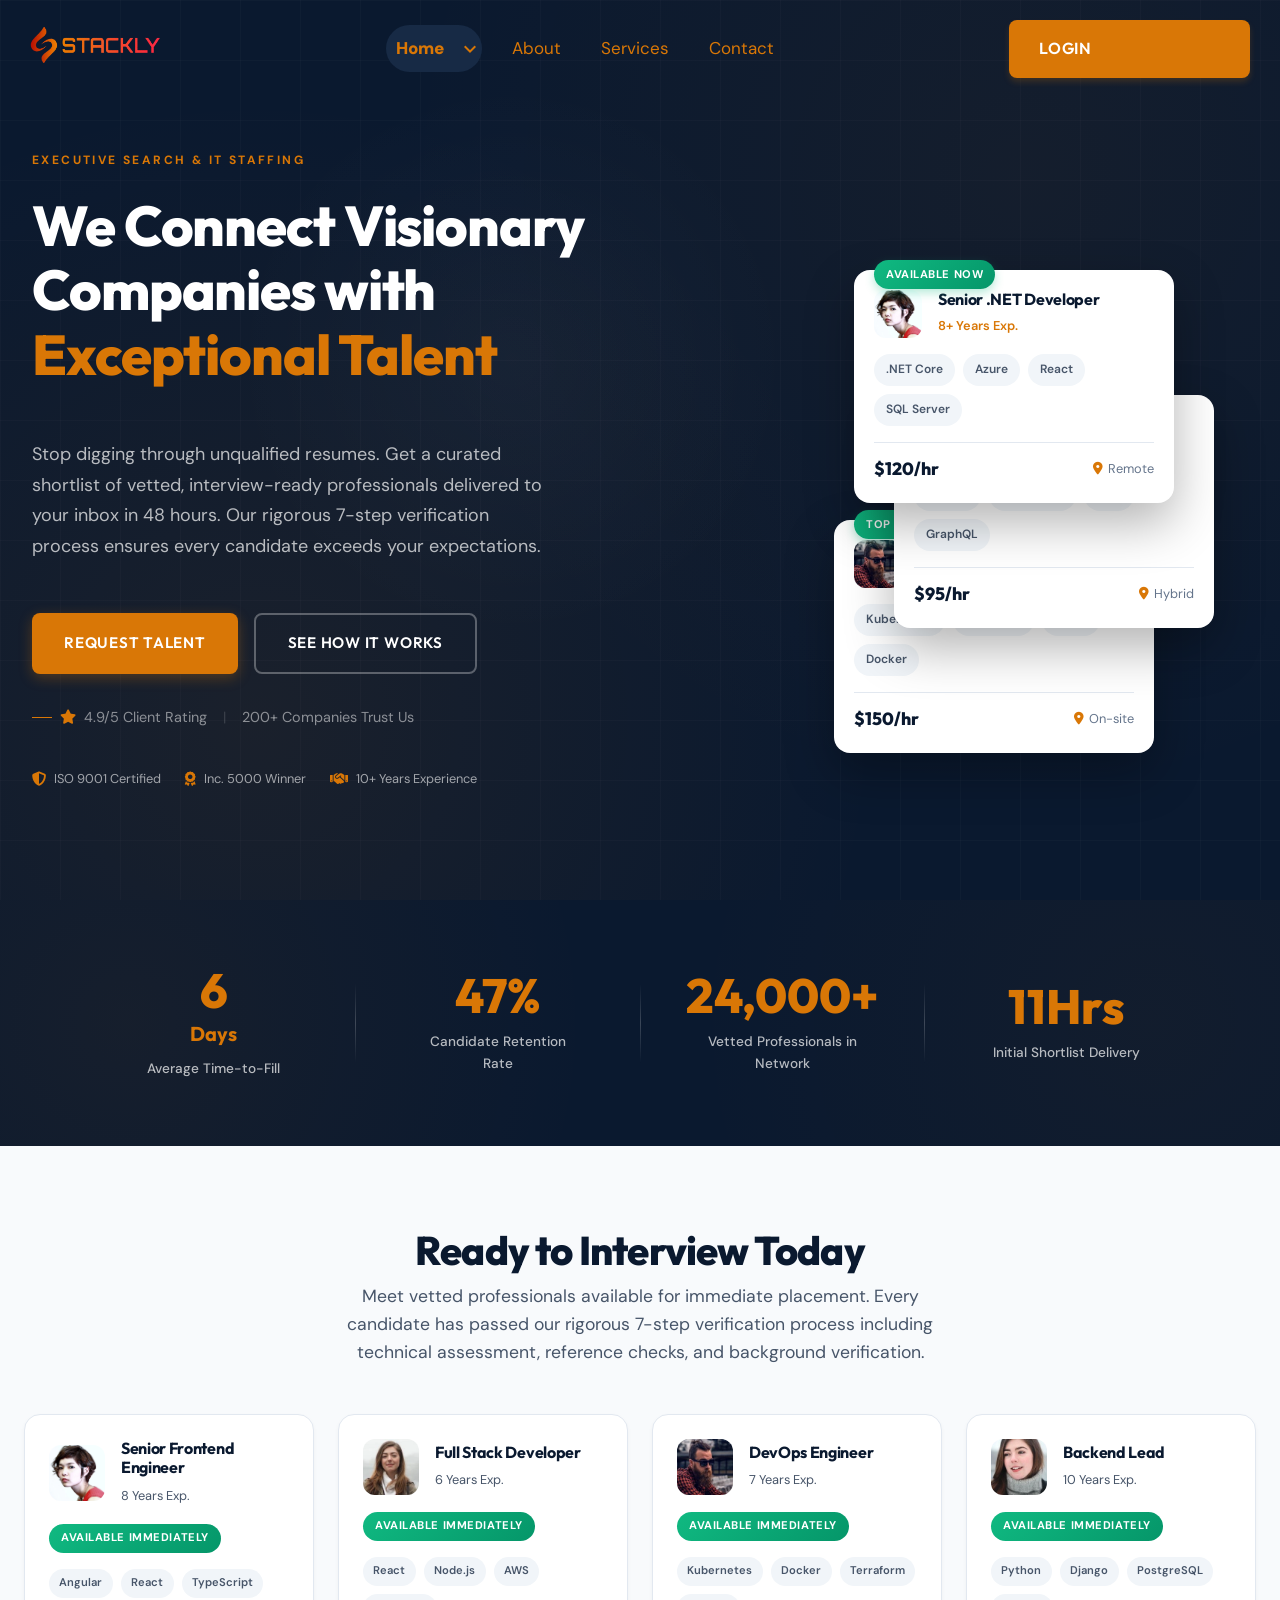
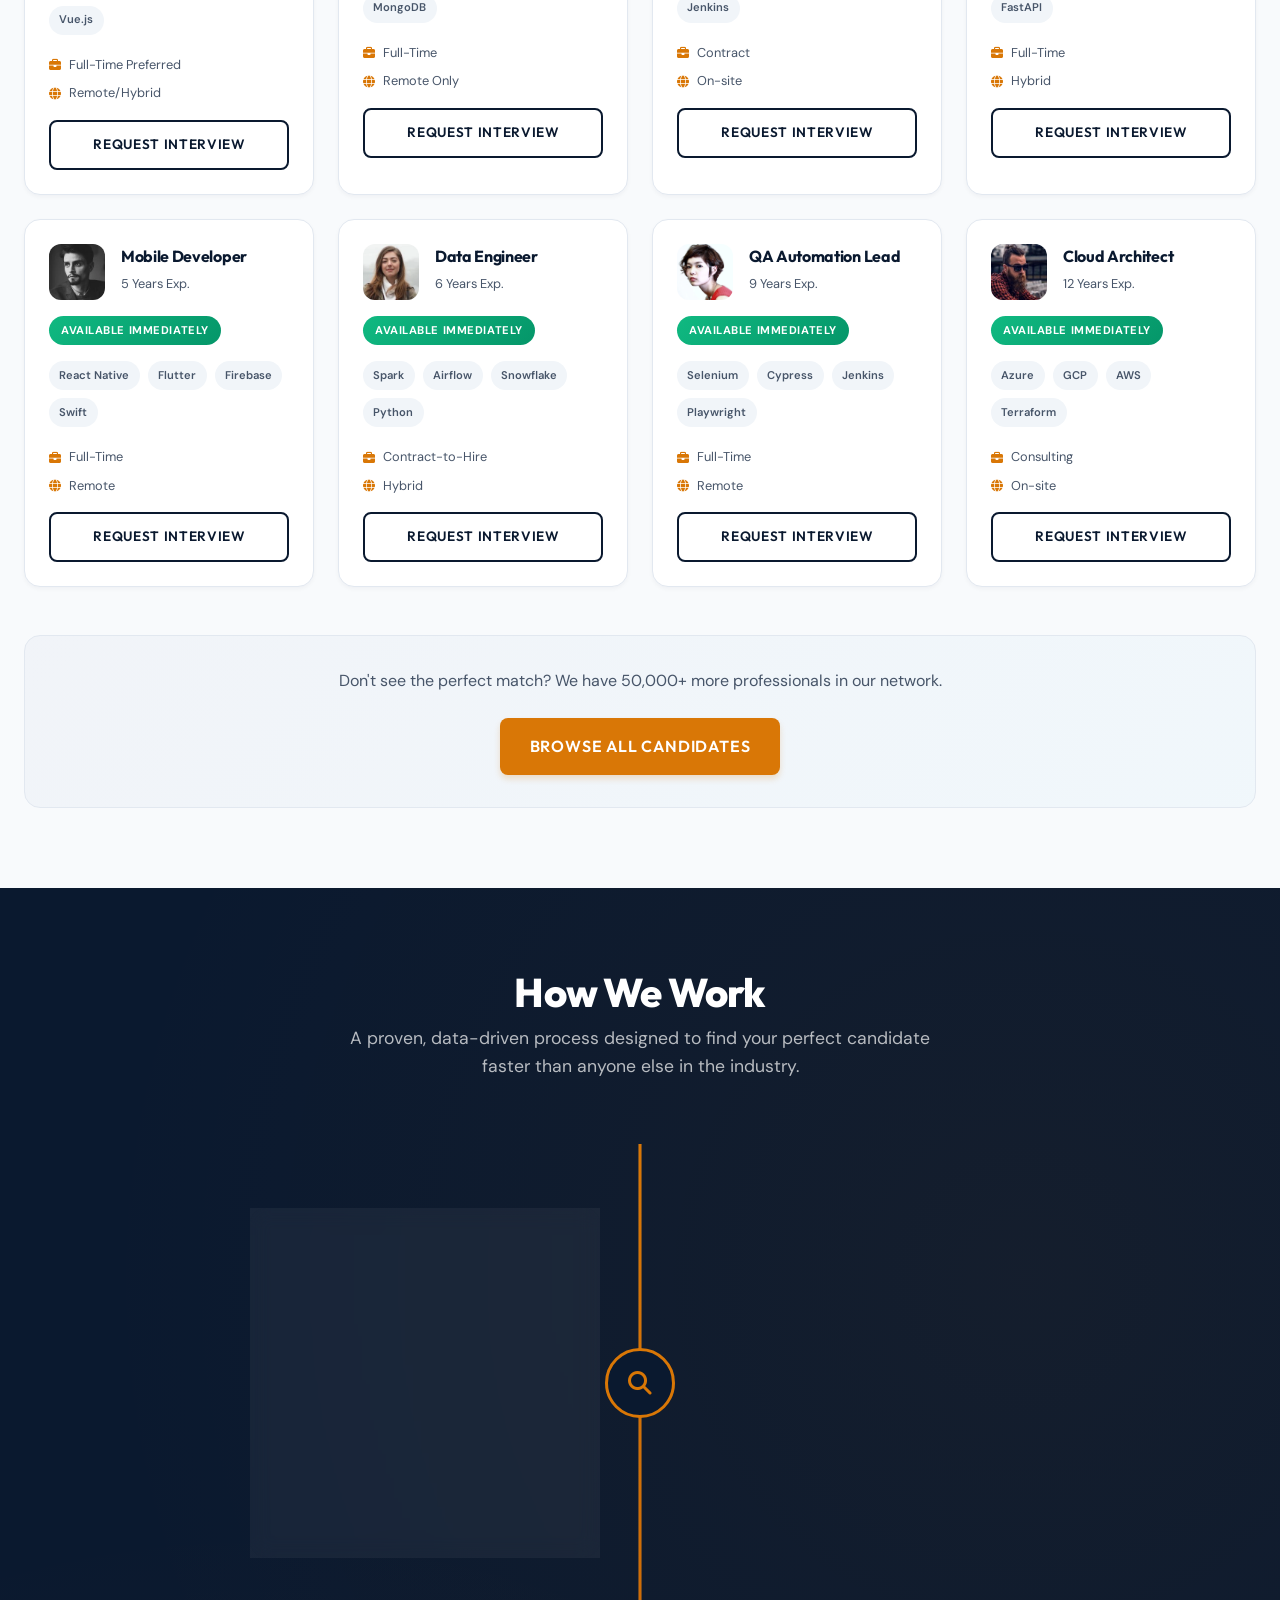
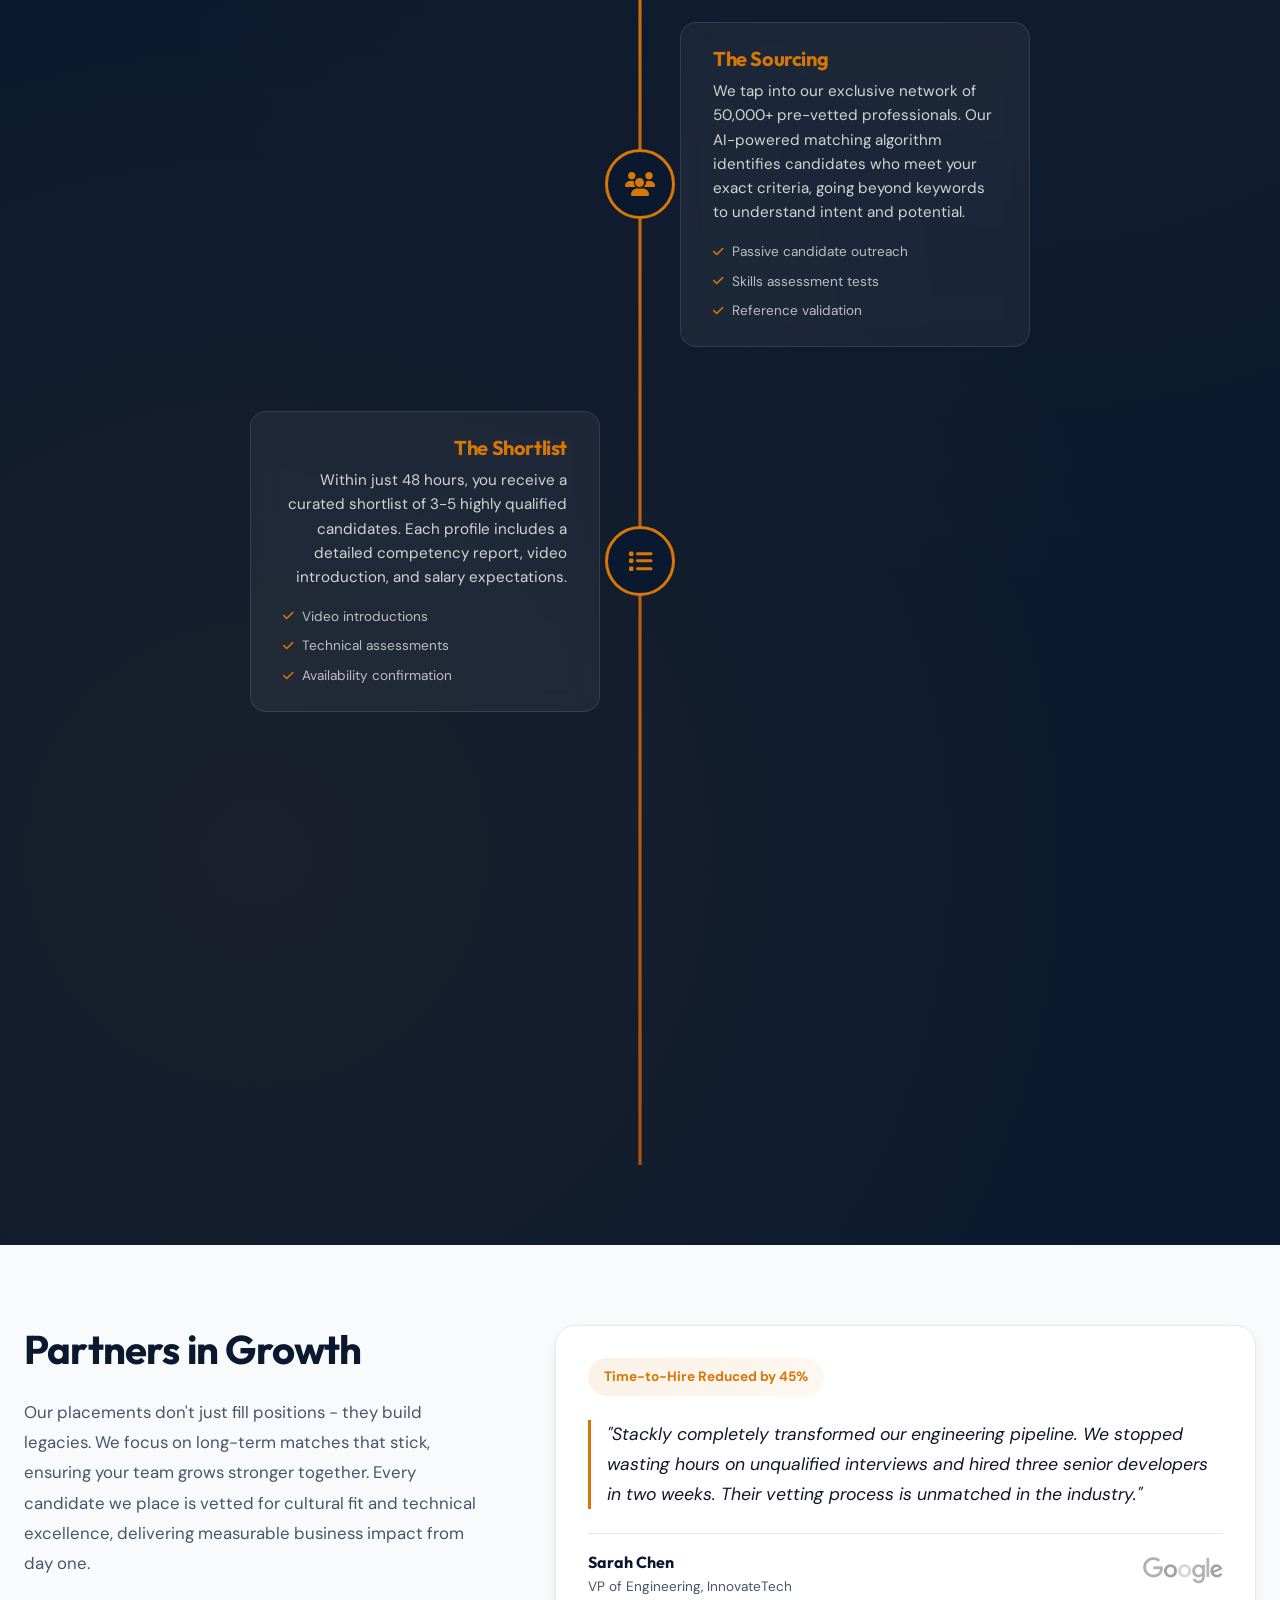
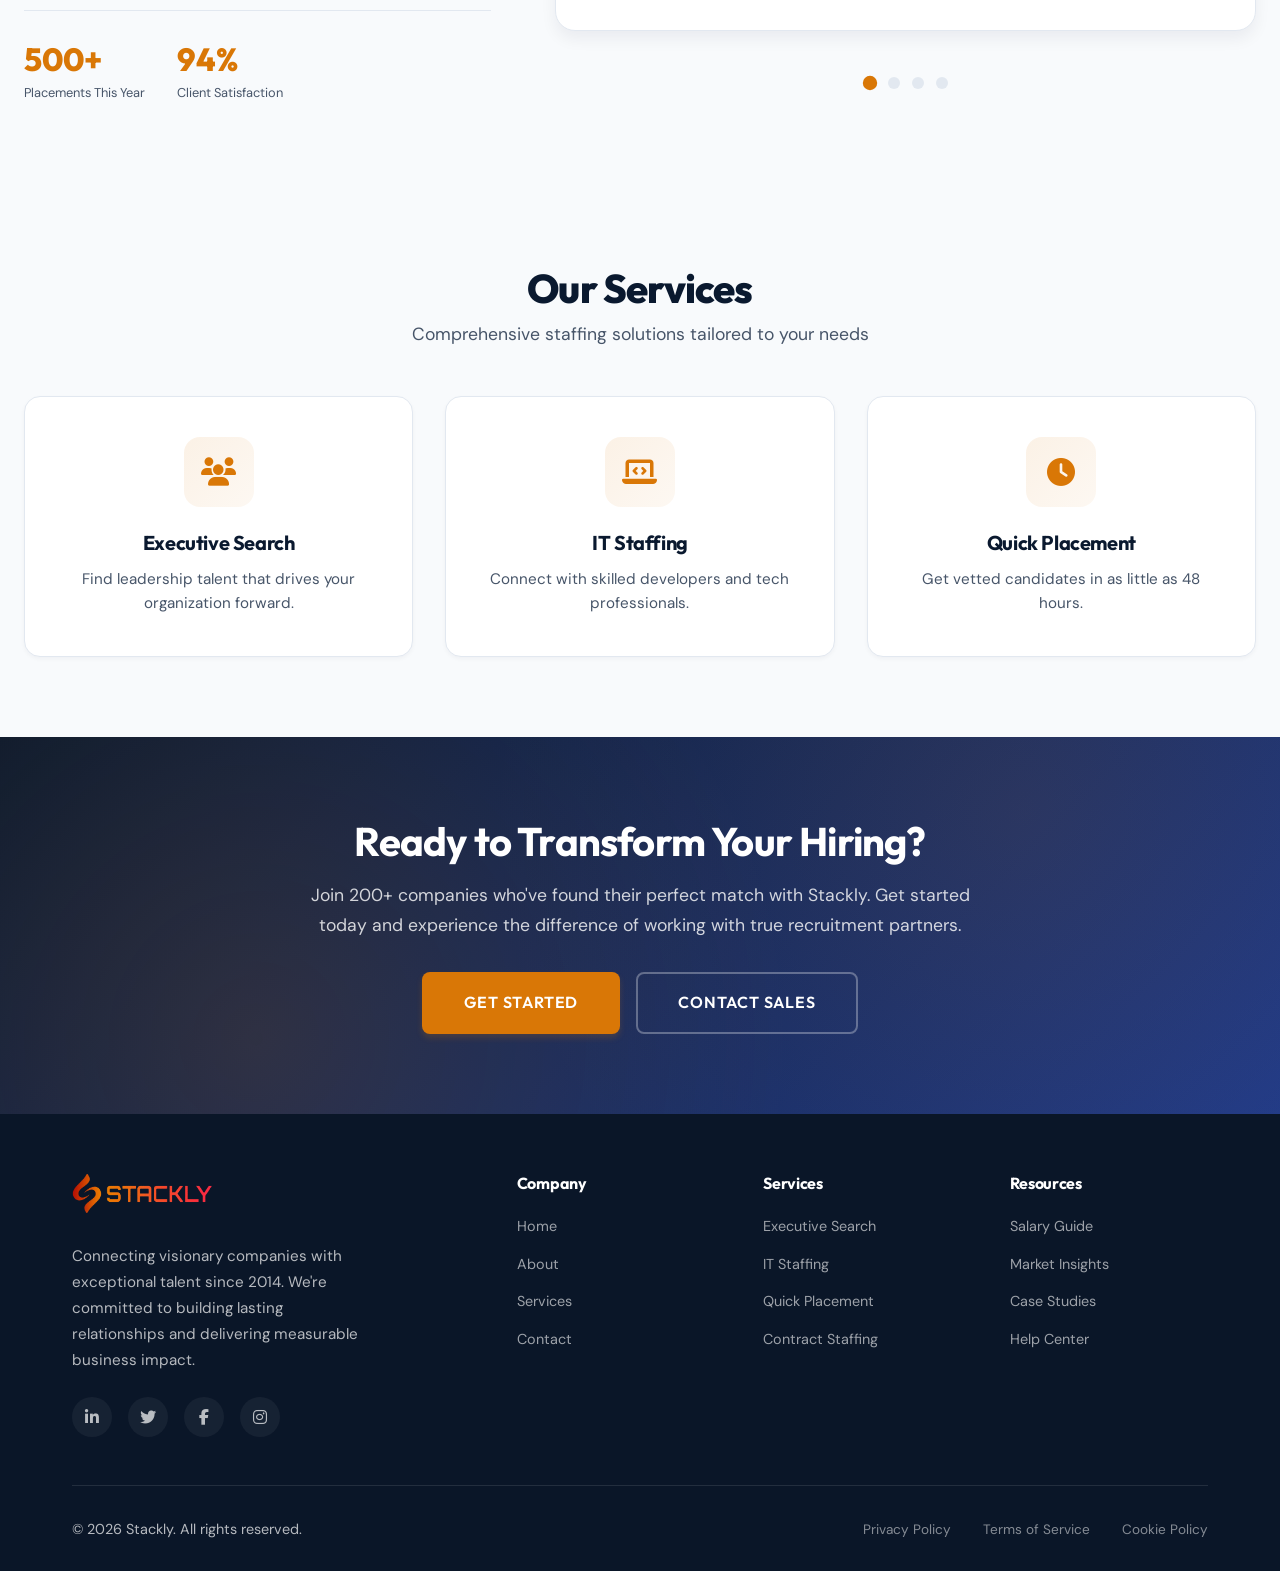
<file: Homepage2/index.html>
<!DOCTYPE html>
<html lang="en">

<head>
    <meta charset="UTF-8">
    <meta name="viewport" content="width=device-width, initial-scale=1.0">
    <title>Home - Recuirment Agency </title>
    <meta name="description" content="Stackly Job portal helps you to find your dream job" />
    <link rel="stylesheet" href="shared.css">
    <link rel="stylesheet" href="style.css">
    <link href="https://fonts.googleapis.com/icon?family=Material+Icons" rel="stylesheet">
    <link
        href="https://fonts.googleapis.com/css2?family=DM+Sans:wght@400;500;600;700&family=Inter:wght@300;400;500;600;700;800&family=Outfit:wght@400;600;700;800;900&display=swap"
        rel="stylesheet" />
    <link rel="stylesheet" href="https://cdnjs.cloudflare.com/ajax/libs/font-awesome/6.5.1/css/all.min.css">

</head>

<body>
    <div class="header-container">
        <header id="header">
            <div class="head-cls">
                <a href="index.html">
                    <img src="./assets/stackly-logo.webp" alt="Stackly Logo" class="logo">
                </a>
                <div class="menu-items" id="navMenu">
                    <div class="home-nav active">
                        <a href="index.html" class="home-btn nav-link">Home</a>
                        <span class="material-icons dropdown-icon" id="homeDropdownBtn">
                            expand_more
                        </span>
                        <div class="home-select" id="homeDropdown">
                            <a href="../index.html" class="nav-link">Home Page 1</a>
                        </div>
                    </div> <a href="about.html">About</a>
                    <a href="services.html">Services</a>
                    <a href="contact.html">Contact</a>
                    <div class="close-btn material-icons" id="closeMenu">close</div>
                    <div class="head-btns mob-view">
                        <a href="login.html" class="btn btn-primary">Login</a>
                    </div>
                </div>
                <div class="head-btns">
                    <a href="login.html" class="btn btn-primary">Login <span class="material-icons">login</span></a>
                </div>
                <div class="hamburger" id="hamburger">
                    <span class="material-icons">menu</span>
                </div>
            </div>
        </header>
    </div>

    <section class="hero-section">
        <div class="hero-container">
            <div class="hero-content">
                <span class="hero-eyebrow">EXECUTIVE SEARCH & IT STAFFING</span>
                <h1 class="hero-headline">
                    We Connect Visionary Companies with <span class="highlight">Exceptional Talent</span>
                </h1>
                <p class="hero-subheadline">
                    Stop digging through unqualified resumes. Get a curated shortlist of vetted, interview-ready
                    professionals delivered to your inbox in 48 hours. Our rigorous 7-step verification process ensures
                    every candidate exceeds your expectations.
                </p>
                <div class="hero-ctas">
                    <a href="404page.html" class="btn btn-primary btn-request-talent">Request Talent</a>
                    <a href="404page.html" class="btn btn-outline btn-explore-services">See How It Works</a>
                </div>
                <div class="hero-social-proof">
                    <span><i class="fas fa-star"></i></span>
                    <span>4.9/5 Client Rating</span>
                    <span class="proof-divider">|</span>
                    <span>200+ Companies Trust Us</span>
                </div>
                <div class="trust-badges">
                    <div class="badge-item">
                        <i class="fas fa-shield-alt"></i>
                        <span>ISO 9001 Certified</span>
                    </div>
                    <div class="badge-item">
                        <i class="fas fa-award"></i>
                        <span>Inc. 5000 Winner</span>
                    </div>
                    <div class="badge-item">
                        <i class="fas fa-handshake"></i>
                        <span>10+ Years Experience</span>
                    </div>
                </div>
            </div>

            <div class="hero-visual">
                <div class="candidate-cards">
                    <div class="candidate-card card-1">
                        <div class="card-badge">Available Now</div>
                        <div class="card-header-info">
                            <div class="card-avatar">
                                <img src="../assets/review1.webp" alt="Candidate">
                            </div>
                            <div class="card-title-area">
                                <h4>Senior .NET Developer</h4>
                                <span class="card-experience">8+ Years Exp.</span>
                            </div>
                        </div>
                        <div class="card-skills">
                            <span class="skill-pill">.NET Core</span>
                            <span class="skill-pill">Azure</span>
                            <span class="skill-pill">React</span>
                            <span class="skill-pill">SQL Server</span>
                        </div>
                        <div class="card-footer-info">
                            <span class="card-rate">$120/hr</span>
                            <span class="card-location"><i class="fas fa-map-marker-alt"></i> Remote</span>
                        </div>
                    </div>

                    <div class="candidate-card card-2">
                        <div class="card-badge verified">Verified</div>
                        <div class="card-header-info">
                            <div class="card-avatar">
                                <img src="../assets/review2.webp" alt="Candidate">
                            </div>
                            <div class="card-title-area">
                                <h4>Full Stack Engineer</h4>
                                <span class="card-experience">6+ Years Exp.</span>
                            </div>
                        </div>
                        <div class="card-skills">
                            <span class="skill-pill">Node.js</span>
                            <span class="skill-pill">TypeScript</span>
                            <span class="skill-pill">AWS</span>
                            <span class="skill-pill">GraphQL</span>
                        </div>
                        <div class="card-footer-info">
                            <span class="card-rate">$95/hr</span>
                            <span class="card-location"><i class="fas fa-map-marker-alt"></i> Hybrid</span>
                        </div>
                    </div>

                    <div class="candidate-card card-3">
                        <div class="card-badge">Top Rated</div>
                        <div class="card-header-info">
                            <div class="card-avatar">
                                <img src="../assets/review3.webp" alt="Candidate">
                            </div>
                            <div class="card-title-area">
                                <h4>DevOps Lead</h4>
                                <span class="card-experience">10+ Years Exp.</span>
                            </div>
                        </div>
                        <div class="card-skills">
                            <span class="skill-pill">Kubernetes</span>
                            <span class="skill-pill">Terraform</span>
                            <span class="skill-pill">CI/CD</span>
                            <span class="skill-pill">Docker</span>
                        </div>
                        <div class="card-footer-info">
                            <span class="card-rate">$150/hr</span>
                            <span class="card-location"><i class="fas fa-map-marker-alt"></i> On-site</span>
                        </div>
                    </div>
                </div>
            </div>
        </div>
    </section>

    <section class="impact-bar">
        <div class="impact-container">
            <div class="impact-stat">
                <span class="impact-number" data-target="14">0</span>
                <span class="impact-unit">Days</span>
                <span class="impact-label">Average Time-to-Fill</span>
            </div>
            <div class="impact-divider"></div>
            <div class="impact-stat">
                <span class="impact-number" data-target="98" data-suffix="%">0</span>
                <span class="impact-unit"></span>
                <span class="impact-label">Candidate Retention Rate</span>
            </div>
            <div class="impact-divider"></div>
            <div class="impact-stat">
                <span class="impact-number" data-target="50000" data-suffix="+">0</span>
                <span class="impact-unit"></span>
                <span class="impact-label">Vetted Professionals in Network</span>
            </div>
            <div class="impact-divider"></div>
            <div class="impact-stat">
                <span class="impact-number" data-target="24" data-suffix="Hrs">0</span>
                <span class="impact-unit"></span>
                <span class="impact-label">Initial Shortlist Delivery</span>
            </div>
        </div>
    </section>

    <section class="talent-section">
        <div class="container">
            <div class="section-header">
                <h2>Ready to Interview Today</h2>
                <p>Meet vetted professionals available for immediate placement. Every candidate has passed our rigorous
                    7-step verification process including technical assessment, reference checks, and background
                    verification.</p>
            </div>
            <div class="talent-grid">
                <div class="talent-card">
                    <div class="talent-header">
                        <div class="talent-avatar">
                            <img src="../assets/review1.webp" alt="Candidate">
                        </div>
                        <div class="talent-info">
                            <h4>Senior Frontend Engineer</h4>
                            <span class="talent-exp">8 Years Exp.</span>
                        </div>
                    </div>
                    <div class="talent-availability">
                        <span class="availability-badge">Available Immediately</span>
                    </div>
                    <div class="talent-skills">
                        <span class="skill-tag">Angular</span>
                        <span class="skill-tag">React</span>
                        <span class="skill-tag">TypeScript</span>
                        <span class="skill-tag">Vue.js</span>
                    </div>
                    <div class="talent-meta">
                        <span><i class="fas fa-briefcase"></i> Full-Time Preferred</span>
                        <span><i class="fas fa-globe"></i> Remote/Hybrid</span>
                    </div>
                    <a href="404page.html" class="btn btn-ghost">Request Interview</a>
                </div>

                <div class="talent-card">
                    <div class="talent-header">
                        <div class="talent-avatar">
                            <img src="../assets/review2.webp" alt="Candidate">
                        </div>
                        <div class="talent-info">
                            <h4>Full Stack Developer</h4>
                            <span class="talent-exp">6 Years Exp.</span>
                        </div>
                    </div>
                    <div class="talent-availability">
                        <span class="availability-badge">Available Immediately</span>
                    </div>
                    <div class="talent-skills">
                        <span class="skill-tag">React</span>
                        <span class="skill-tag">Node.js</span>
                        <span class="skill-tag">AWS</span>
                        <span class="skill-tag">MongoDB</span>
                    </div>
                    <div class="talent-meta">
                        <span><i class="fas fa-briefcase"></i> Full-Time</span>
                        <span><i class="fas fa-globe"></i> Remote Only</span>
                    </div>
                    <a href="404page.html" class="btn btn-ghost">Request Interview</a>
                </div>

                <div class="talent-card">
                    <div class="talent-header">
                        <div class="talent-avatar">
                            <img src="../assets/review3.webp" alt="Candidate">
                        </div>
                        <div class="talent-info">
                            <h4>DevOps Engineer</h4>
                            <span class="talent-exp">7 Years Exp.</span>
                        </div>
                    </div>
                    <div class="talent-availability">
                        <span class="availability-badge">Available Immediately</span>
                    </div>
                    <div class="talent-skills">
                        <span class="skill-tag">Kubernetes</span>
                        <span class="skill-tag">Docker</span>
                        <span class="skill-tag">Terraform</span>
                        <span class="skill-tag">Jenkins</span>
                    </div>
                    <div class="talent-meta">
                        <span><i class="fas fa-briefcase"></i> Contract</span>
                        <span><i class="fas fa-globe"></i> On-site</span>
                    </div>
                    <a href="404page.html" class="btn btn-ghost">Request Interview</a>
                </div>

                <div class="talent-card">
                    <div class="talent-header">
                        <div class="talent-avatar">
                            <img src="../assets/review4.webp" alt="Candidate">
                        </div>
                        <div class="talent-info">
                            <h4>Backend Lead</h4>
                            <span class="talent-exp">10 Years Exp.</span>
                        </div>
                    </div>
                    <div class="talent-availability">
                        <span class="availability-badge">Available Immediately</span>
                    </div>
                    <div class="talent-skills">
                        <span class="skill-tag">Python</span>
                        <span class="skill-tag">Django</span>
                        <span class="skill-tag">PostgreSQL</span>
                        <span class="skill-tag">FastAPI</span>
                    </div>
                    <div class="talent-meta">
                        <span><i class="fas fa-briefcase"></i> Full-Time</span>
                        <span><i class="fas fa-globe"></i> Hybrid</span>
                    </div>
                    <a href="404page.html" class="btn btn-ghost">Request Interview</a>
                </div>

                <div class="talent-card">
                    <div class="talent-header">
                        <div class="talent-avatar">
                            <img src="../assets/review5.webp" alt="Candidate">
                        </div>
                        <div class="talent-info">
                            <h4>Mobile Developer</h4>
                            <span class="talent-exp">5 Years Exp.</span>
                        </div>
                    </div>
                    <div class="talent-availability">
                        <span class="availability-badge">Available Immediately</span>
                    </div>
                    <div class="talent-skills">
                        <span class="skill-tag">React Native</span>
                        <span class="skill-tag">Flutter</span>
                        <span class="skill-tag">Firebase</span>
                        <span class="skill-tag">Swift</span>
                    </div>
                    <div class="talent-meta">
                        <span><i class="fas fa-briefcase"></i> Full-Time</span>
                        <span><i class="fas fa-globe"></i> Remote</span>
                    </div>
                    <a href="404page.html" class="btn btn-ghost">Request Interview</a>
                </div>

                <div class="talent-card">
                    <div class="talent-header">
                        <div class="talent-avatar">
                            <img src="../assets/review2.webp" alt="Candidate">
                        </div>
                        <div class="talent-info">
                            <h4>Data Engineer</h4>
                            <span class="talent-exp">6 Years Exp.</span>
                        </div>
                    </div>
                    <div class="talent-availability">
                        <span class="availability-badge">Available Immediately</span>
                    </div>
                    <div class="talent-skills">
                        <span class="skill-tag">Spark</span>
                        <span class="skill-tag">Airflow</span>
                        <span class="skill-tag">Snowflake</span>
                        <span class="skill-tag">Python</span>
                    </div>
                    <div class="talent-meta">
                        <span><i class="fas fa-briefcase"></i> Contract-to-Hire</span>
                        <span><i class="fas fa-globe"></i> Hybrid</span>
                    </div>
                    <a href="404page.html" class="btn btn-ghost">Request Interview</a>
                </div>

                <div class="talent-card">
                    <div class="talent-header">
                        <div class="talent-avatar">
                            <img src="../assets/review1.webp" alt="Candidate">
                        </div>
                        <div class="talent-info">
                            <h4>QA Automation Lead</h4>
                            <span class="talent-exp">9 Years Exp.</span>
                        </div>
                    </div>
                    <div class="talent-availability">
                        <span class="availability-badge">Available Immediately</span>
                    </div>
                    <div class="talent-skills">
                        <span class="skill-tag">Selenium</span>
                        <span class="skill-tag">Cypress</span>
                        <span class="skill-tag">Jenkins</span>
                        <span class="skill-tag">Playwright</span>
                    </div>
                    <div class="talent-meta">
                        <span><i class="fas fa-briefcase"></i> Full-Time</span>
                        <span><i class="fas fa-globe"></i> Remote</span>
                    </div>
                    <a href="404page.html" class="btn btn-ghost">Request Interview</a>
                </div>

                <div class="talent-card">
                    <div class="talent-header">
                        <div class="talent-avatar">
                            <img src="../assets/review3.webp" alt="Candidate">
                        </div>
                        <div class="talent-info">
                            <h4>Cloud Architect</h4>
                            <span class="talent-exp">12 Years Exp.</span>
                        </div>
                    </div>
                    <div class="talent-availability">
                        <span class="availability-badge">Available Immediately</span>
                    </div>
                    <div class="talent-skills">
                        <span class="skill-tag">Azure</span>
                        <span class="skill-tag">GCP</span>
                        <span class="skill-tag">AWS</span>
                        <span class="skill-tag">Terraform</span>
                    </div>
                    <div class="talent-meta">
                        <span><i class="fas fa-briefcase"></i> Consulting</span>
                        <span><i class="fas fa-globe"></i> On-site</span>
                    </div>
                    <a href="404page.html" class="btn btn-ghost">Request Interview</a>
                </div>
            </div>

            <div class="talent-cta">
                <p>Don't see the perfect match? We have 50,000+ more professionals in our network.</p>
                <a href="404page.html" class="btn btn-primary">Browse All Candidates</a>
            </div>
        </div>
    </section>

    <section id="process" class="process-timeline-section">
        <div class="container">
            <div class="section-header">
                <h2>How We Work</h2>
                <p>A proven, data-driven process designed to find your perfect candidate faster than anyone else in the
                    industry.</p>
            </div>
            <div class="timeline">
                <div class="timeline-line"></div>
                <div class="timeline-step" data-delay="0">
                    <div class="timeline-icon">
                        <i class="fas fa-search"></i>
                    </div>
                    <div class="timeline-content">
                        <h3>The Discovery</h3>
                        <p>We dive deep into understanding your company culture, technical requirements, team dynamics,
                            and long-term goals. This 360-degree view ensures we find candidates who not only have the
                            right skills but also align with your vision.</p>
                        <ul class="process-list">
                            <li><i class="fas fa-check"></i> Culture fit assessment</li>
                            <li><i class="fas fa-check"></i> Technical stack analysis</li>
                            <li><i class="fas fa-check"></i> Growth trajectory mapping</li>
                        </ul>
                    </div>
                </div>
                <div class="timeline-step" data-delay="1">
                    <div class="timeline-icon">
                        <i class="fas fa-users"></i>
                    </div>
                    <div class="timeline-content">
                        <h3>The Sourcing</h3>
                        <p>We tap into our exclusive network of 50,000+ pre-vetted professionals. Our AI-powered
                            matching algorithm identifies candidates who meet your exact criteria, going beyond keywords
                            to understand intent and potential.</p>
                        <ul class="process-list">
                            <li><i class="fas fa-check"></i> Passive candidate outreach</li>
                            <li><i class="fas fa-check"></i> Skills assessment tests</li>
                            <li><i class="fas fa-check"></i> Reference validation</li>
                        </ul>
                    </div>
                </div>
                <div class="timeline-step" data-delay="2">
                    <div class="timeline-icon">
                        <i class="fas fa-list"></i>
                    </div>
                    <div class="timeline-content">
                        <h3>The Shortlist</h3>
                        <p>Within just 48 hours, you receive a curated shortlist of 3-5 highly qualified candidates.
                            Each profile includes a detailed competency report, video introduction, and salary
                            expectations.</p>
                        <ul class="process-list">
                            <li><i class="fas fa-check"></i> Video introductions</li>
                            <li><i class="fas fa-check"></i> Technical assessments</li>
                            <li><i class="fas fa-check"></i> Availability confirmation</li>
                        </ul>
                    </div>
                </div>
                <div class="timeline-step" data-delay="3">
                    <div class="timeline-icon">
                        <i class="fas fa-handshake"></i>
                    </div>
                    <div class="timeline-content">
                        <h3>The Hire</h3>
                        <p>We don't just find candidates – we ensure long-term success. From offer negotiation to
                            onboarding support, our dedicated team ensures a seamless transition and 90-day retention
                            guarantee.</p>
                        <ul class="process-list">
                            <li><i class="fas fa-check"></i> Offer negotiation support</li>
                            <li><i class="fas fa-check"></i> Onboarding assistance</li>
                            <li><i class="fas fa-check"></i> 90-day replacement guarantee</li>
                        </ul>
                    </div>
                </div>
            </div>
        </div>
    </section>

    <section class="success-stories-section">
        <div class="container">
            <div class="success-stories-grid">
                <div class="success-stories-content">
                    <h2>Partners in Growth</h2>
                    <p>Our placements don't just fill positions - they build legacies. We focus on long-term matches
                        that stick, ensuring your team grows stronger together. Every candidate we place is vetted for
                        cultural fit and technical excellence, delivering measurable business impact from day one.</p>
                    <div class="success-stats">
                        <div class="success-stat-item">
                            <span class="stat-number">500+</span>
                            <span class="stat-label">Placements This Year</span>
                        </div>
                        <div class="success-stat-item">
                            <span class="stat-number">94%</span>
                            <span class="stat-label">Client Satisfaction</span>
                        </div>
                    </div>
                </div>
                <div class="success-stories-slider">
                    <div class="success-cards-wrapper">
                        <div class="success-card active">
                            <div class="metric-badge">Time-to-Hire Reduced by 45%</div>
                            <blockquote class="success-quote">
                                "Stackly completely transformed our engineering pipeline. We stopped wasting hours on
                                unqualified interviews and hired three senior developers in two weeks. Their vetting
                                process is unmatched in the industry."
                            </blockquote>
                            <div class="success-author">
                                <div class="author-info">
                                    <span class="author-name">Sarah Chen</span>
                                    <span class="author-title">VP of Engineering, InnovateTech</span>
                                </div>
                                <div class="company-logo-small">
                                    <img src="../assets/logo-google.webp" alt="Company Logo"
                                        style="filter: grayscale(100%); opacity: 0.6;">
                                </div>
                            </div>
                        </div>

                        <div class="success-card">
                            <div class="metric-badge">Scaled Team from 10 to 50</div>
                            <blockquote class="success-quote">
                                "We needed to double our engineering team in six months while maintaining our culture.
                                Stackly delivered 25 top-tier developers who all passed their probation with flying
                                colors. couldn't recommend them more highly."
                            </blockquote>
                            <div class="success-author">
                                <div class="author-info">
                                    <span class="author-name">Michael Torres</span>
                                    <span class="author-title">CTO, GrowthStartup</span>
                                </div>
                                <div class="company-logo-small">
                                    <img src="../assets/logo-meta.webp" alt="Company Logo"
                                        style="filter: grayscale(100%); opacity: 0.6;">
                                </div>
                            </div>
                        </div>

                        <div class="success-card">
                            <div class="metric-badge">98% Retention Rate</div>
                            <blockquote class="success-quote">
                                "Three years later, every developer Stackly placed is still with us. Their rigorous
                                screening saved us countless turnover costs. It's rare to find a partner who truly
                                invests in your long-term success."
                            </blockquote>
                            <div class="success-author">
                                <div class="author-info">
                                    <span class="author-name">Emily Rodriguez</span>
                                    <span class="author-title">Director of People, EnterpriseCo</span>
                                </div>
                                <div class="company-logo-small">
                                    <img src="../assets/logo-amazon.webp" alt="Company Logo"
                                        style="filter: grayscale(100%); opacity: 0.6;">
                                </div>
                            </div>
                        </div>

                        <div class="success-card">
                            <div class="metric-badge">50% Cost Reduction</div>
                            <blockquote class="success-quote">
                                "We compared three agencies and Stackly delivered the best ROI. We saved over $200k in
                                recruitment fees while actually improving hire quality. The ROI was immediate and
                                continues to pay dividends."
                            </blockquote>
                            <div class="success-author">
                                <div class="author-info">
                                    <span class="author-name">David Kim</span>
                                    <span class="author-title">CFO, FinTech Solutions</span>
                                </div>
                                <div class="company-logo-small">
                                    <img src="../assets/logo-microsoft.webp" alt="Company Logo"
                                        style="filter: grayscale(100%); opacity: 0.6;">
                                </div>
                            </div>
                        </div>
                    </div>

                    <div class="slider-dots">
                        <span class="dot active" data-index="0"></span>
                        <span class="dot" data-index="1"></span>
                        <span class="dot" data-index="2"></span>
                        <span class="dot" data-index="3"></span>
                    </div>
                </div>
            </div>
        </div>
    </section>
    <section id="services" class="services-section">
        <div class="container">
            <div class="section-header">
                <h2>Our Services</h2>
                <p>Comprehensive staffing solutions tailored to your needs</p>
            </div>
            <div class="services-grid">
                <div class="service-card">
                    <div class="service-icon">
                        <i class="fas fa-users"></i>
                    </div>
                    <h3>Executive Search</h3>
                    <p>Find leadership talent that drives your organization forward.</p>
                </div>
                <div class="service-card">
                    <div class="service-icon">
                        <i class="fas fa-laptop-code"></i>
                    </div>
                    <h3>IT Staffing</h3>
                    <p>Connect with skilled developers and tech professionals.</p>
                </div>
                <div class="service-card">
                    <div class="service-icon">
                        <i class="fas fa-clock"></i>
                    </div>
                    <h3>Quick Placement</h3>
                    <p>Get vetted candidates in as little as 48 hours.</p>
                </div>
            </div>
        </div>
    </section>
    <section class="cta-section">
        <div class="container">
            <div class="cta-content">
                <h2>Ready to Transform Your Hiring?</h2>
                <p>Join 200+ companies who've found their perfect match with Stackly. Get started today and experience
                    the difference of working with true recruitment partners.</p>
                <div class="cta-buttons">
                    <a href="404page.html" class="btn btn-primary btn-cta">Get Started</a>
                    <a href="404page.html" class="btn btn-outline btn-cta-outline">Contact Sales</a>
                </div>
            </div>
        </div>
    </section>

    <footer class="site-footer">
        <div class="container">
            <div class="footer-grid">
                <div class="footer-brand">
                    <div class="footer-logo">
                        <img src="./assets/stackly-logo.webp" alt="Stackly Logo" style="width: 140px;">
                    </div>
                    <p class="footer-bio">Connecting visionary companies with exceptional talent since 2014. We're
                        committed to building lasting relationships and delivering measurable business impact.</p>
                    <div class="social-links">
                        <a href="404page.html" class="social-icon"><i class="fab fa-linkedin-in"></i></a>
                        <a href="404page.html" class="social-icon"><i class="fab fa-twitter"></i></a>
                        <a href="404page.html" class="social-icon"><i class="fab fa-facebook-f"></i></a>
                        <a href="404page.html" class="social-icon"><i class="fab fa-instagram"></i></a>
                    </div>
                </div>
                <div class="footer-links">
                    <h4 class="footer-title">Company</h4>
                    <ul class="footer-list">
                        <li><a href="index.html">Home</a></li>
                        <li><a href="about.html">About</a></li>
                        <li><a href="services.html">Services</a></li>
                        <li><a href="contact.html">Contact</a></li>
                    </ul>
                </div>
                <div class="footer-links">
                    <h4 class="footer-title">Services</h4>
                    <ul class="footer-list">
                        <li><a href="404page.html">Executive Search</a></li>
                        <li><a href="404page.html">IT Staffing</a></li>
                        <li><a href="404page.html">Quick Placement</a></li>
                        <li><a href="404page.html">Contract Staffing</a></li>
                    </ul>
                </div>

                <div class="footer-links">
                    <h4 class="footer-title">Resources</h4>
                    <ul class="footer-list">
                        <li><a href="404page.html">Salary Guide</a></li>
                        <li><a href="404page.html">Market Insights</a></li>
                        <li><a href="404page.html">Case Studies</a></li>
                        <li><a href="404page.html">Help Center</a></li>
                    </ul>
                </div>
            </div>
            <div class="footer-bottom">
                <p>&copy; 2026 Stackly. All rights reserved.</p>
                <div class="footer-bottom-links">
                    <a href="404page.html">Privacy Policy</a>
                    <a href="404page.html">Terms of Service</a>
                    <a href="404page.html">Cookie Policy</a>
                </div>
            </div>
        </div>
    </footer>

    <script src="script.js"></script>
    <script>
        const homeDropdownBtn = document.getElementById("homeDropdownBtn");
        const homeDropdown = document.getElementById("homeDropdown");
        const icon = document.querySelector(".dropdown-icon");

        homeDropdownBtn.addEventListener("click", () => {
            homeDropdown.classList.toggle("show");
            icon.classList.toggle("rotate");
        });
        document.addEventListener("click", (e) => {
            if (!homeDropdown.contains(e.target) && !homeDropdownBtn.contains(e.target)) {
                homeDropdown.classList.remove("show");
                icon.classList.remove("rotate");
            }
        });
    </script>
</body>

</html>
</file>
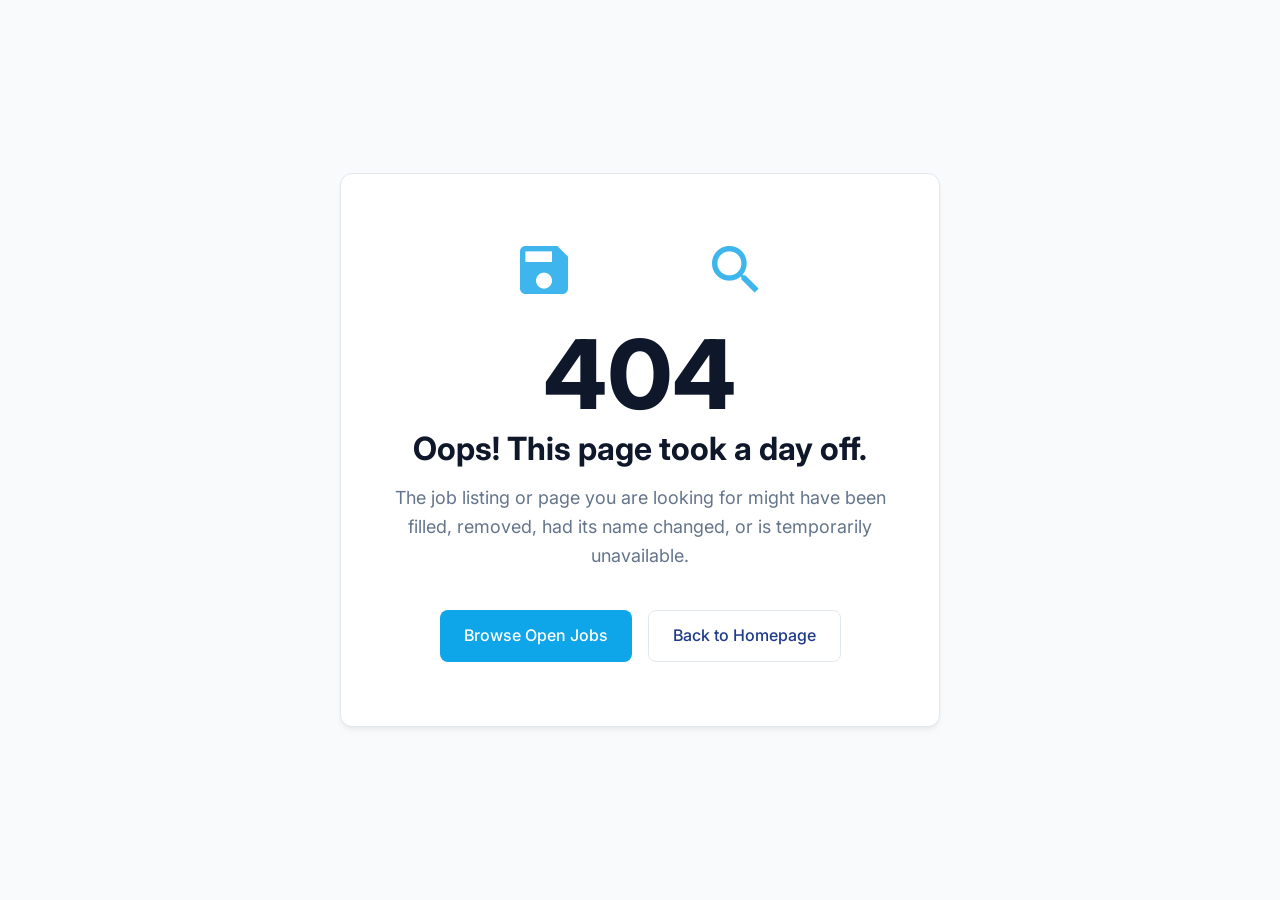
<file: 404page.html>
<!DOCTYPE html>
<html lang="en">

<head>
    <meta charset="UTF-8">
    <meta name="viewport" content="width=device-width, initial-scale=1.0">
    <title>Page Not Found - Stackly</title>
    <link rel="stylesheet" href="shared.css">
    <link href="https://fonts.googleapis.com/icon?family=Material+Icons" rel="stylesheet">
    <link
        href="https://fonts.googleapis.com/css2?family=Inter:wght@300;400;500;600;700;800&family=Outfit:wght@400;600;700;800;900&display=swap"
        rel="stylesheet">
    <link rel="stylesheet" href="https://cdnjs.cloudflare.com/ajax/libs/font-awesome/6.5.1/css/all.min.css">
</head>

<body class="error-page-body">
    <style>
        .error-page-body {
            display: flex;
            flex-direction: column;
            min-height: 100vh;
            background-color: var(--color-bg-body);
        }

        .error-container {
            flex-grow: 1;
            display: flex;
            align-items: center;
            justify-content: center;
            padding: 2rem;
            text-align: center;
        }

        .error-content {
            max-width: 600px;
            background-color: var(--color-bg-surface);
            padding: 4rem 2rem;
            border-radius: var(--radius-lg);
            border: 1px solid var(--color-border);
            box-shadow: var(--shadow-md);
        }

        .error-icon {
            color: var(--color-accent);
            margin-bottom: 1rem;
            opacity: 0.8;
        }
        .error-icon span{font-size: 4rem;}

        .error-code {
            font-size: 6rem;
            font-weight: 800;
            line-height: 1;
            margin-bottom: 0.5rem;
        }

        .error-heading {
            font-size: 2rem;
            color: var(--color-text-main);
            margin-bottom: 1rem;
            font-weight: 700;
        }

        .error-description {
            font-size: 1.125rem;
            color: var(--color-text-muted);
            margin-bottom: 2.5rem;
            line-height: 1.6;
        }

        .error-actions {
            display: flex;
            gap: 1rem;
            justify-content: center;
        }

        @media (max-width: 576px) {
            .error-code {
                font-size: 4.5rem;
            }

            .error-heading {
                font-size: 1.5rem;
            }

            .error-actions {
                flex-direction: column;
                gap: 1rem;
            }

            .error-actions .btn {
                width: 100%;
            }
        }
    </style>
    <main class="error-container">
        <div class="error-content">

            <div class="error-icon">
                <span class="material-icons">saved_search</span>
            </div>

            <h1 class="error-code text-gradient">404</h1>

            <h2 class="error-heading">Oops! This page took a day off.</h2>

            <p class="error-description">
                The job listing or page you are looking for might have been filled, removed, had its name changed, or is
                temporarily unavailable.
            </p>

            <div class="error-actions">
                <a href="jobs-listing.html" class="btn btn-primary btn-lg">Browse Open Jobs</a>
                <a href="index.html" class="btn btn-outline btn-lg">Back to Homepage</a>
            </div>

        </div>
    </main>

</body>

</html>
</file>
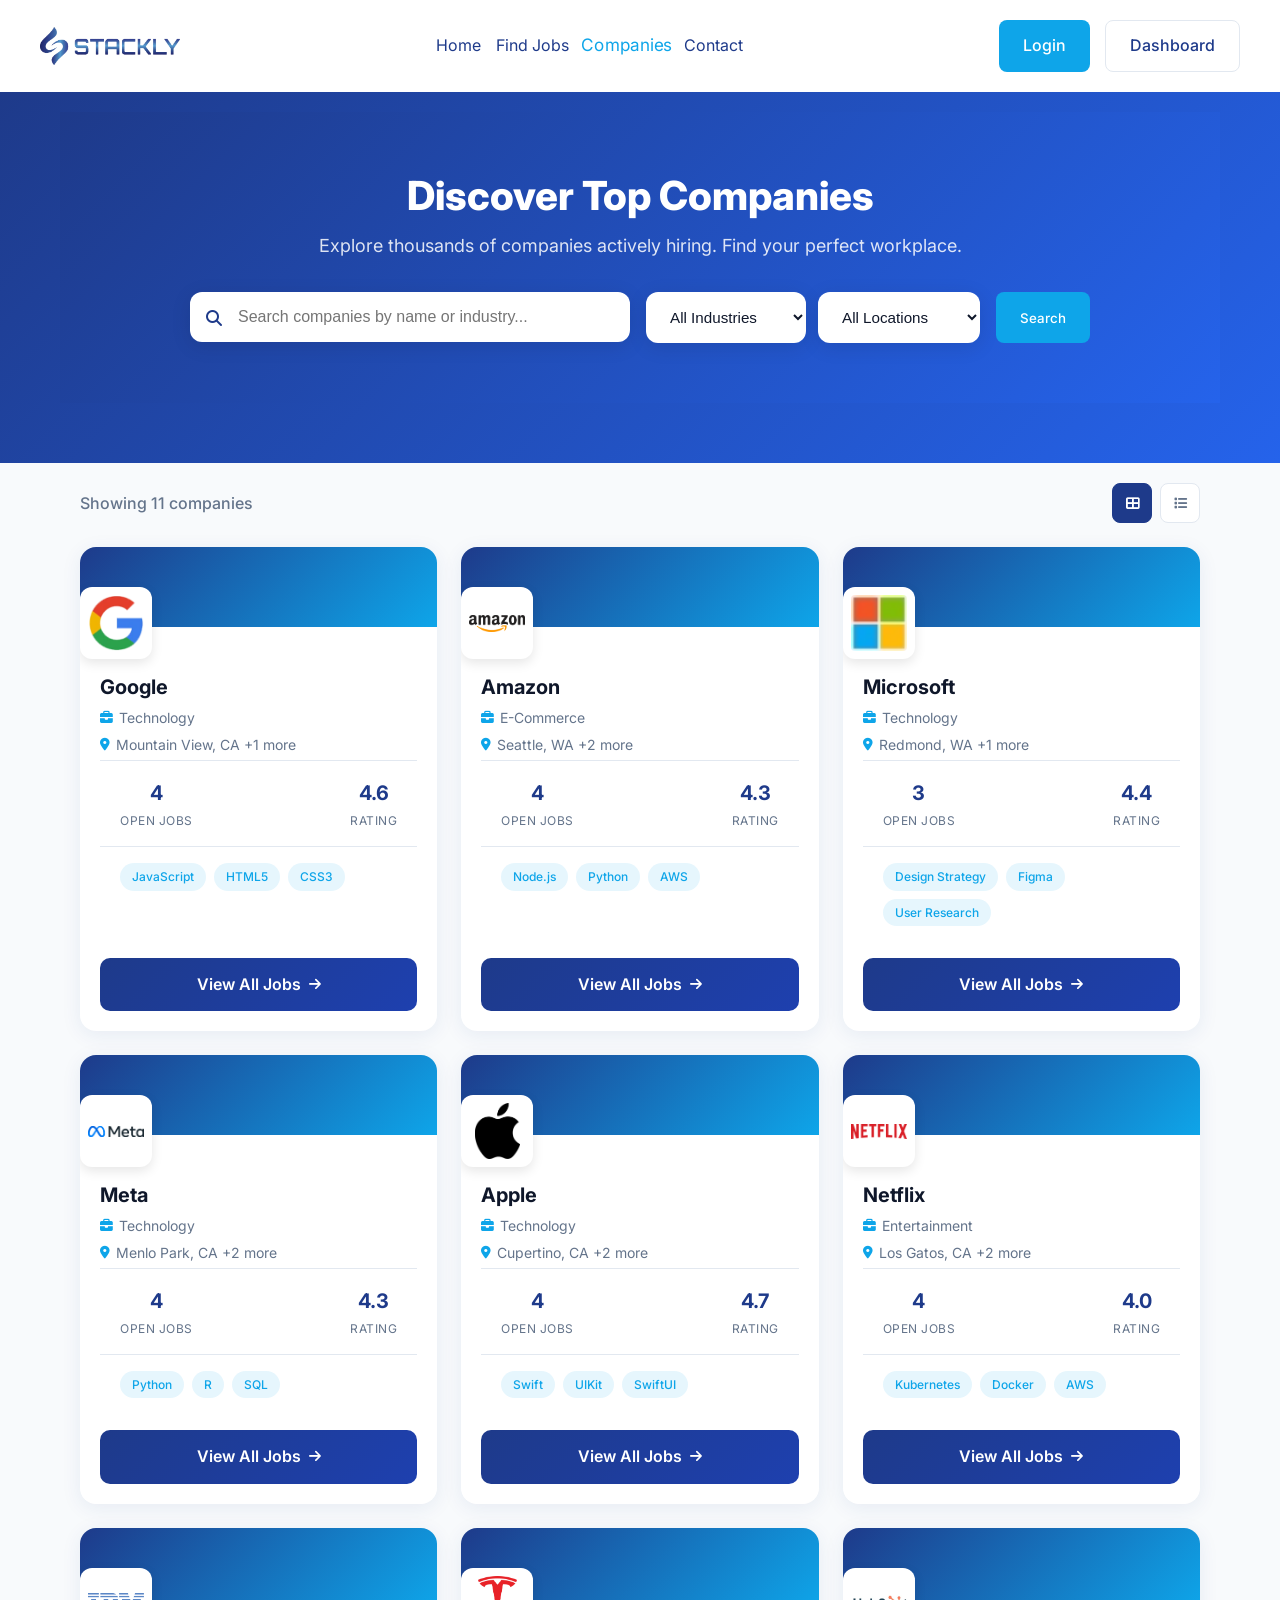
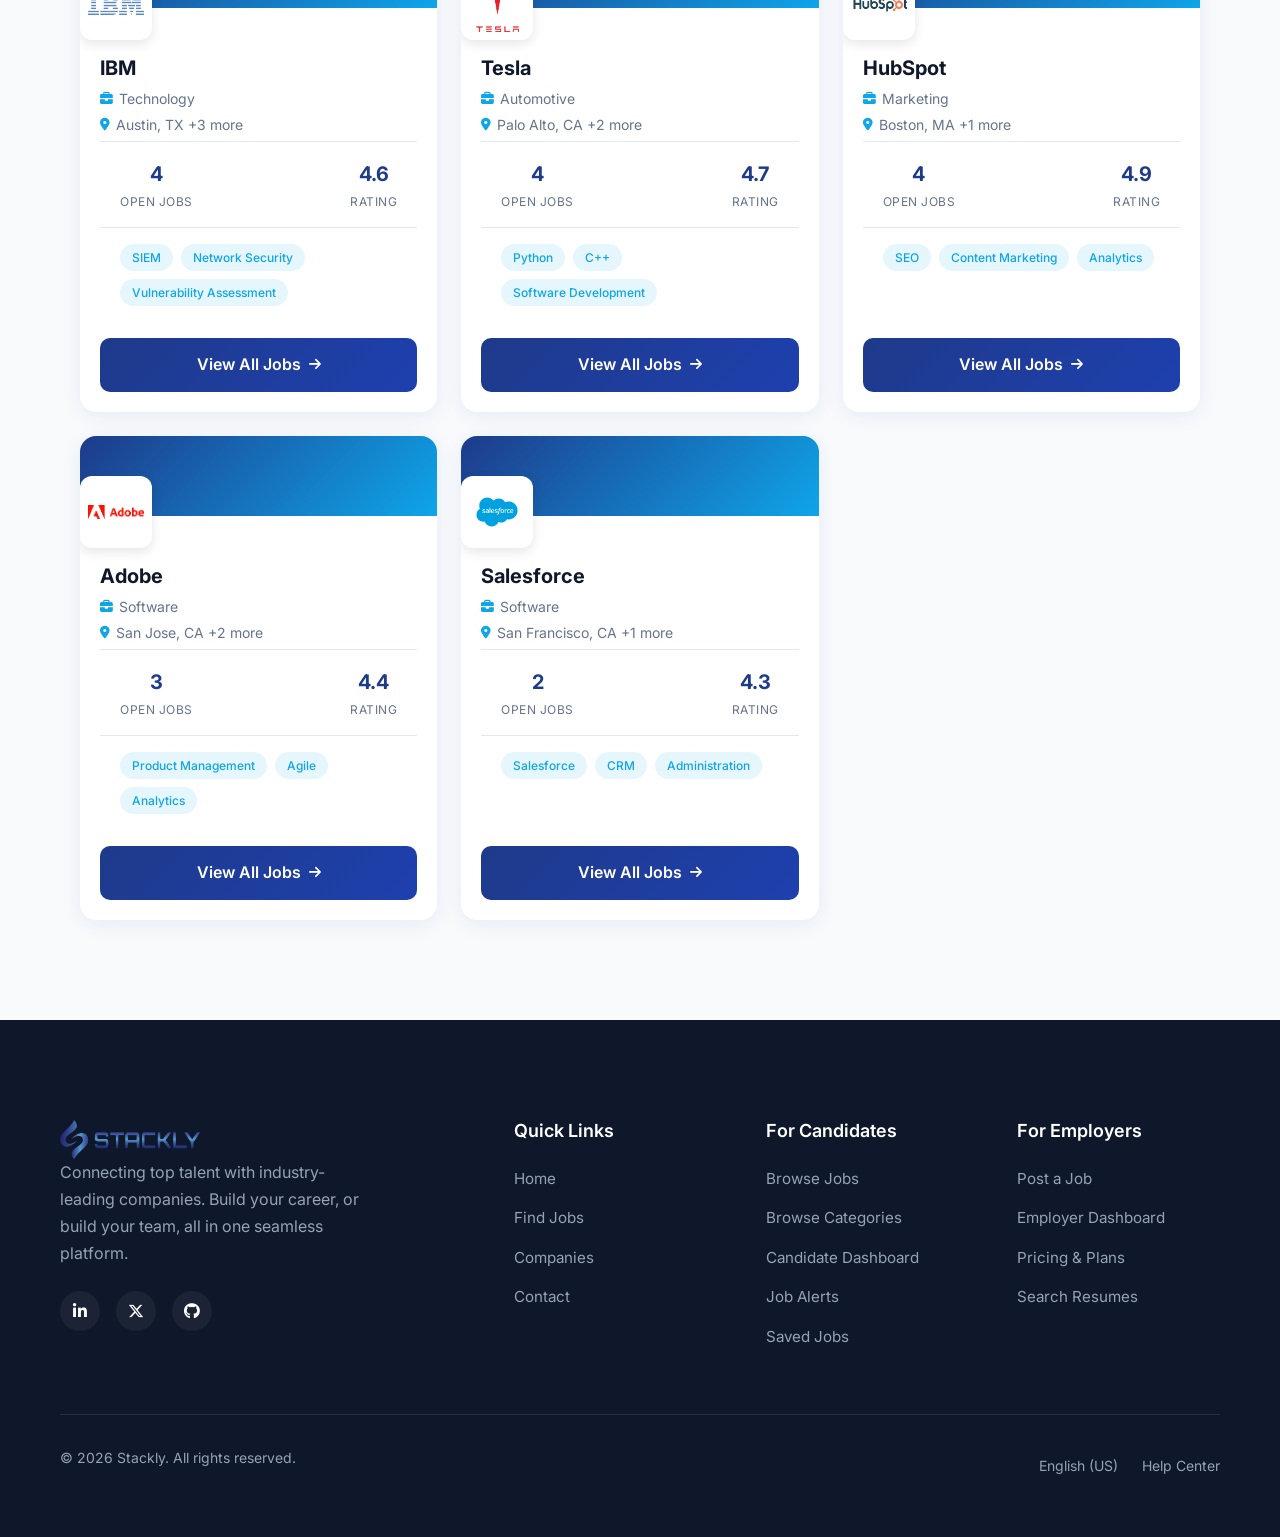
<file: Company-listing.html>
<!DOCTYPE html>
<html lang="en">

<head charset="UTF-meta8">
    <meta name="viewport" content="width=device-width, initial-scale=1.0">
    <title>Companies - Stackly Job Portal</title>
    <meta name="description" content="Browse top companies hiring on Stackly Job Portal" />
    <link rel="stylesheet" href="shared.css">
    <link rel="stylesheet" href="Company-listing.css">
    <link href="https://fonts.googleapis.com/icon?family=Material+Icons" rel="stylesheet">
    <link
        href="https://fonts.googleapis.com/css2?family=Inter:wght@300;400;500;600;700;800&family=Outfit:wght@400;600;700;800;900&display=swap"
        rel="stylesheet">
    <link rel="stylesheet" href="https://cdnjs.cloudflare.com/ajax/libs/font-awesome/6.5.1/css/all.min.css">
    <link href="https://unpkg.com/aos@2.3.1/dist/aos.css" rel="stylesheet">
</head>

<body>
    <header id="header">
        <div class="head-cls">
            <a href="index.html">
                <img src="./assets/Stackly-logo-Blue.webp" alt="Stackly Logo" class="logo">
            </a>
            <nav class="menu-items" id="navMenu">
                <a href="index.html">Home</a>
                <a href="jobs-listing.html">Find Jobs</a>
                <a href="Company-listing.html" class="active">Companies</a>
                <a href="contact.html">Contact</a>
                <div class="close-btn material-icons" id="closeMenu">close</div>
                <div class="head-btns mob-view">
                    <a href="login.html" class="btn btn-primary">Login</a>
                    <a href="dashboard.html" class="btn btn-outline">Dashboard</a>
                </div>
            </nav>
            <div class="head-btns">
                <a href="login.html" class="btn btn-primary">Login</a>
                <a href="dashboard.html" class="btn btn-outline">Dashboard</a>
            </div>
            <div class="hamburger" id="hamburger">
                <span class="material-icons">menu</span>
            </div>
        </div>
    </header>

    <main class="company-listing-main">
        <div class="head-hero">
            <div class="container">
                <section class="company-hero">
                    <h1>Discover Top Companies</h1>
                    <p>Explore thousands of companies actively hiring. Find your perfect workplace.</p>

                    <div class="company-search-bar">
                        <div class="search-input-wrapper">
                            <i class="fas fa-search"></i>
                            <input type="text" id="companySearchInput"
                                placeholder="Search companies by name or industry...">
                        </div>
                        <div class="filter-dropdowns">
                            <select id="industryFilter" class="filter-select">
                                <option value="">All Industries</option>
                                <option value="Technology">Technology</option>
                                <option value="E-Commerce">E-Commerce</option>
                                <option value="Entertainment">Entertainment</option>
                                <option value="Marketing">Marketing</option>
                                <option value="Finance">Finance</option>
                                <option value="Automotive">Automotive</option>
                                <option value="Software">Software</option>
                            </select>
                            <select id="locationFilter" class="filter-select">
                                <option value="">All Locations</option>
                                <option value="CA">California</option>
                                <option value="WA">Washington</option>
                                <option value="TX">Texas</option>
                                <option value="MA">Massachusetts</option>
                                <option value="NY">New York</option>
                                <option value="Remote">Remote</option>
                            </select>
                        </div>
                        <button class="btn btn-primary" id="searchCompaniesBtn">Search</button>
                    </div>
                </section>
            </div>
        </div>
        <div class="container">
            <div class="results-info">
                <span id="companyCount">Loading companies...</span>
                <div class="view-options">
                    <button class="view-btn active" data-view="grid" title="Grid View"><i
                            class="fas fa-th-large"></i></button>
                    <button class="view-btn" data-view="list" title="List View"><i class="fas fa-list"></i></button>
                </div>
            </div>

            <div class="companies-grid" id="companiesGrid">

            </div>
            <div class="no-companies" id="noCompanies" style="display: none;">
                <i class="fas fa-building"></i>
                <h3>No companies found</h3>
                <p>Try adjusting your search criteria</p>
            </div>
            <div class="pagination" id="companyPagination">
                <button class="page-btn" id="prevPage" disabled><i class="fas fa-chevron-left"></i>
                    Previous</button>
                <div class="page-numbers" id="pageNumbers"></div>
                <button class="page-btn" id="nextPage">Next <i class="fas fa-chevron-right"></i></button>
            </div>
        </div>
        </div>
    </main>
    <footer class="site-footer">
        <div class="container">
            <div class="footer-grid">

                <div class="footer-brand-col">
                    <img src="./assets/Stackly-logo-Blue.webp" alt="Logo" class="logo">
                    <p class="footer-bio">
                        Connecting top talent with industry-leading companies. Build your career, or build your team,
                        all in one seamless platform.
                    </p>
                    <div class="social-links">
                        <a href="404page.html" aria-label="LinkedIn" class="social-icon">
                            <i class="fa-brands fa-linkedin-in"></i>
                        </a>
                        <a href="404page.html" aria-label="Twitter" class="social-icon">
                            <i class="fa-brands fa-x-twitter"></i>
                        </a>
                        <a href="404page.html" aria-label="GitHub" class="social-icon">
                            <i class="fa-brands fa-github"></i>
                        </a>
                    </div>
                </div>
                <div class="footer-links-col">
                    <h4 class="footer-title">Quick Links</h4>
                    <ul class="footer-list">
                        <li><a href="index.html">Home</a></li>
                        <li><a href="jobs-listing.html">Find Jobs</a></li>
                        <li><a href="Company-listing.html">Companies</a></li>
                        <li><a href="contact.html">Contact</a></li>
                    </ul>
                </div>
                <div class="footer-links-col">
                    <h4 class="footer-title">For Candidates</h4>
                    <ul class="footer-list">
                        <li><a href="404page.html">Browse Jobs</a></li>
                        <li><a href="404page.html">Browse Categories</a></li>
                        <li><a href="404page.html">Candidate Dashboard</a></li>
                        <li><a href="404page.html">Job Alerts</a></li>
                        <li><a href="404page.html">Saved Jobs</a></li>
                    </ul>
                </div>

                <div class="footer-links-col">
                    <h4 class="footer-title">For Employers</h4>
                    <ul class="footer-list">
                        <li><a href="404page.html">Post a Job</a></li>
                        <li><a href="404page.html">Employer Dashboard</a></li>
                        <li><a href="404page.html">Pricing & Plans</a></li>
                        <li><a href="404page.html">Search Resumes</a></li>
                    </ul>
                </div>
            </div>
            <div class="footer-bottom">
                <p>&copy; 2026 Stackly. All rights reserved.</p>
                <div class="footer-bottom-links">
                    <a href="404page.html">English (US)</a>
                    <a href="404page.html">Help Center</a>
                </div>
            </div>
        </div>
    </footer>
    <script src="script.js"></script>
    <script src="https://unpkg.com/aos@2.3.1/dist/aos.js"></script>
    <script>
        AOS.init({
            duration: 1000,
            once: true,
            offset: 100
        });
    </script>
    <script>
        let companiesData = [];
        let filteredCompanies = [];
        let currentPage = 1;
        const companiesPerPage = 12;
        document.addEventListener('DOMContentLoaded', async () => {
            await loadJobsAndAggregate();
            renderCompanies();
            setupEventListeners();
        });

        async function loadJobsAndAggregate() {
            try {
                const response = await fetch('./jobs.json');
                const jobs = await response.json();

                const companyMap = new Map();

                jobs.forEach(job => {
                    if (!companyMap.has(job.company)) {
                        companyMap.set(job.company, {
                            name: job.company,
                            logo: job.logo,
                            locations: new Set(),
                            jobTypes: new Set(),
                            experienceLevels: new Set(),
                            salaryRange: { min: Infinity, max: 0 },
                            jobCount: 0,
                            skills: new Set()
                        });
                    }

                    const company = companyMap.get(job.company);
                    company.locations.add(job.location);
                    company.jobTypes.add(job.type);
                    company.experienceLevels.add(job.experience || 'Mid-Level');

                    const salaryMatch = job.salary.match(/\$(\d+)k/);
                    if (salaryMatch) {
                        const minSal = parseInt(salaryMatch[1]);
                        if (minSal < company.salaryRange.min) company.salaryRange.min = minSal;
                        if (minSal > company.salaryRange.max) company.salaryRange.max = minSal;
                    }

                    company.jobCount++;
                    if (job.skills) {
                        job.skills.forEach(skill => company.skills.add(skill));
                    }
                });

                companiesData = Array.from(companyMap.values()).map(c => ({
                    name: c.name,
                    logo: c.logo,
                    locations: Array.from(c.locations),
                    jobTypes: Array.from(c.jobTypes),
                    experienceLevels: Array.from(c.experienceLevels),
                    salaryRange: c.salaryRange.min === Infinity ? null : `$${c.salaryRange.min}k - $${c.salaryRange.max}k`,
                    jobCount: c.jobCount,
                    skills: Array.from(c.skills).slice(0, 5),
                    industry: getIndustry(c.name),
                    rating: (4.0 + Math.random() * 1).toFixed(1)
                }));

                filteredCompanies = [...companiesData];
            } catch (error) {
                console.error('Error loading jobs:', error);
            }
        }

        function getIndustry(companyName) {
            const industries = {
                'Google': 'Technology',
                'Amazon': 'E-Commerce',
                'Microsoft': 'Technology',
                'Meta': 'Technology',
                'Netflix': 'Entertainment',
                'Apple': 'Technology',
                'Tesla': 'Automotive',
                'IBM': 'Technology',
                'HubSpot': 'Marketing',
                'Adobe': 'Software',
                'Salesforce': 'Software'
            };
            return industries[companyName] || 'Technology';
        }

        function renderCompanies() {
            const grid = document.getElementById('companiesGrid');
            const noResults = document.getElementById('noCompanies');
            const pagination = document.getElementById('companyPagination');

            if (filteredCompanies.length === 0) {
                grid.innerHTML = '';
                noResults.style.display = 'flex';
                pagination.style.display = 'none';
                document.getElementById('companyCount').textContent = '0 companies found';
                return;
            }

            noResults.style.display = 'none';
            const totalPages = Math.ceil(filteredCompanies.length / companiesPerPage);
            const startIndex = (currentPage - 1) * companiesPerPage;
            const endIndex = startIndex + companiesPerPage;
            const pageCompanies = filteredCompanies.slice(startIndex, endIndex);

            document.getElementById('companyCount').textContent =
                `Showing ${filteredCompanies.length} companies`;

            grid.innerHTML = pageCompanies.map(company => createCompanyCard(company)).join('');

            if (totalPages > 1) {
                pagination.style.display = 'flex';
                renderPagination(totalPages);
            } else {
                pagination.style.display = 'none';
            }
        }

        function createCompanyCard(company) {
            const topSkills = company.skills.slice(0, 3).map(skill =>
                `<span class="skill-tag">${skill}</span>`
            ).join('');

            const primaryLocation = company.locations[0];

            return `
                <div class="company-card" data-company="${company.name.toLowerCase()}" data-aos='fade-down'>
                    <div class="company-banner-img"></div>
                    <div class="company-logo-wrapper">
                        <img src="${company.logo}" alt="${company.name}" class="company-logo">
                    </div>
                    <div class="company-info">
                        <h3 class="company-name">${company.name}</h3>
                        <p class="company-industry"><i class="fas fa-briefcase"></i> ${company.industry}</p>
                        <p class="company-location"><i class="fas fa-map-marker-alt"></i> ${primaryLocation}${company.locations.length > 1 ? ` +${company.locations.length - 1} more` : ''}</p>
                        
                        <div class="company-stats">
                            <div class="stat-item">
                                <span class="stat-value">${company.jobCount}</span>
                                <span class="stat-label">Open Jobs</span>
                            </div>
                            <div class="stat-item">
                                <span class="stat-value">${company.rating}</span>
                                <span class="stat-label">Rating</span>
                            </div>
                        </div>
                        
                        <div class="company-skills">
                            ${topSkills}
                        </div>
                    </div>
                    <a href="company.html?company=${encodeURIComponent(company.name)}" class="btn-view-jobs">
                        View All Jobs <i class="fas fa-arrow-right"></i>
                    </a>
                </div>
            `;
        }

        function renderPagination(totalPages) {
            const container = document.getElementById('pageNumbers');
            let html = '';

            for (let i = 1; i <= totalPages; i++) {
                if (i === 1 || i === totalPages || (i >= currentPage - 1 && i <= currentPage + 1)) {
                    html += `<button class="page-number ${i === currentPage ? 'active' : ''}" data-page="${i}">${i}</button>`;
                } else if (i === currentPage - 2 || i === currentPage + 2) {
                    html += `<span class="dots">...</span>`;
                }
            }

            container.innerHTML = html;
            document.getElementById('prevPage').disabled = currentPage === 1;
            document.getElementById('nextPage').disabled = currentPage === totalPages;
        }

        function filterCompanies() {
            const searchTerm = document.getElementById('companySearchInput').value.toLowerCase();
            const industry = document.getElementById('industryFilter').value;
            const location = document.getElementById('locationFilter').value;

            filteredCompanies = companiesData.filter(company => {
                const matchesSearch = !searchTerm ||
                    company.name.toLowerCase().includes(searchTerm) ||
                    company.industry.toLowerCase().includes(searchTerm);

                const matchesIndustry = !industry || company.industry === industry;

                const matchesLocation = !location ||
                    company.locations.some(loc => loc.includes(location) || (location === 'Remote' && loc.toLowerCase().includes('remote')));

                return matchesSearch && matchesIndustry && matchesLocation;
            });

            currentPage = 1;
            renderCompanies();
        }

        function setupEventListeners() {
            document.getElementById('searchCompaniesBtn').addEventListener('click', filterCompanies);
            document.getElementById('companySearchInput').addEventListener('keypress', (e) => {
                if (e.key === 'Enter') filterCompanies();
            });

            document.getElementById('industryFilter').addEventListener('change', filterCompanies);
            document.getElementById('locationFilter').addEventListener('change', filterCompanies);

            document.getElementById('prevPage').addEventListener('click', () => {
                if (currentPage > 1) {
                    currentPage--;
                    renderCompanies();
                    window.scrollTo({ top: 300, behavior: 'smooth' });
                }
            });

            document.getElementById('nextPage').addEventListener('click', () => {
                const totalPages = Math.ceil(filteredCompanies.length / companiesPerPage);
                if (currentPage < totalPages) {
                    currentPage++;
                    renderCompanies();
                    window.scrollTo({ top: 300, behavior: 'smooth' });
                }
            });

            document.getElementById('pageNumbers').addEventListener('click', (e) => {
                if (e.target.classList.contains('page-number')) {
                    currentPage = parseInt(e.target.dataset.page);
                    renderCompanies();
                    window.scrollTo({ top: 300, behavior: 'smooth' });
                }
            });
            document.querySelectorAll('.view-btn').forEach(btn => {
                btn.addEventListener('click', () => {
                    document.querySelectorAll('.view-btn').forEach(b => b.classList.remove('active'));
                    btn.classList.add('active');

                    const grid = document.getElementById('companiesGrid');
                    if (btn.dataset.view === 'list') {
                        grid.classList.add('list-view');
                    } else {
                        grid.classList.remove('list-view');
                    }
                });
            });
        }
    </script>
</body>

</html>
</file>
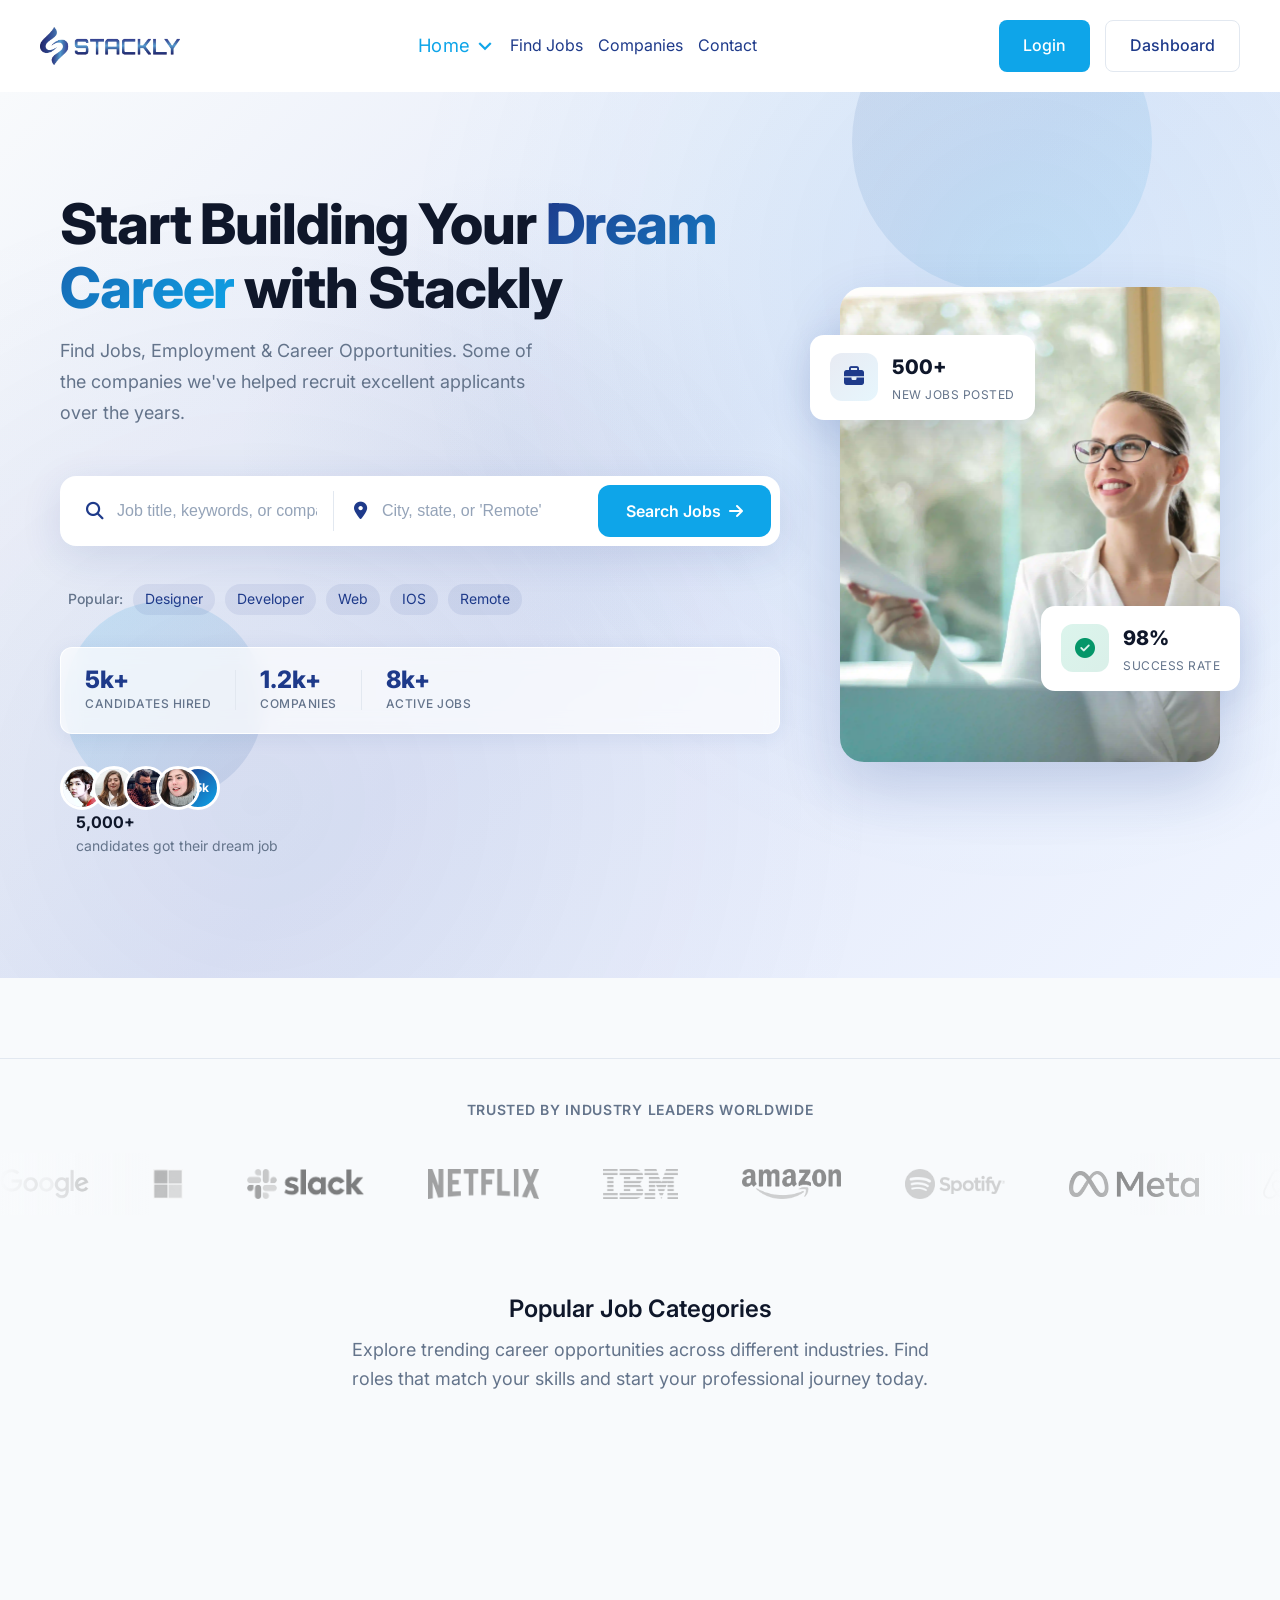
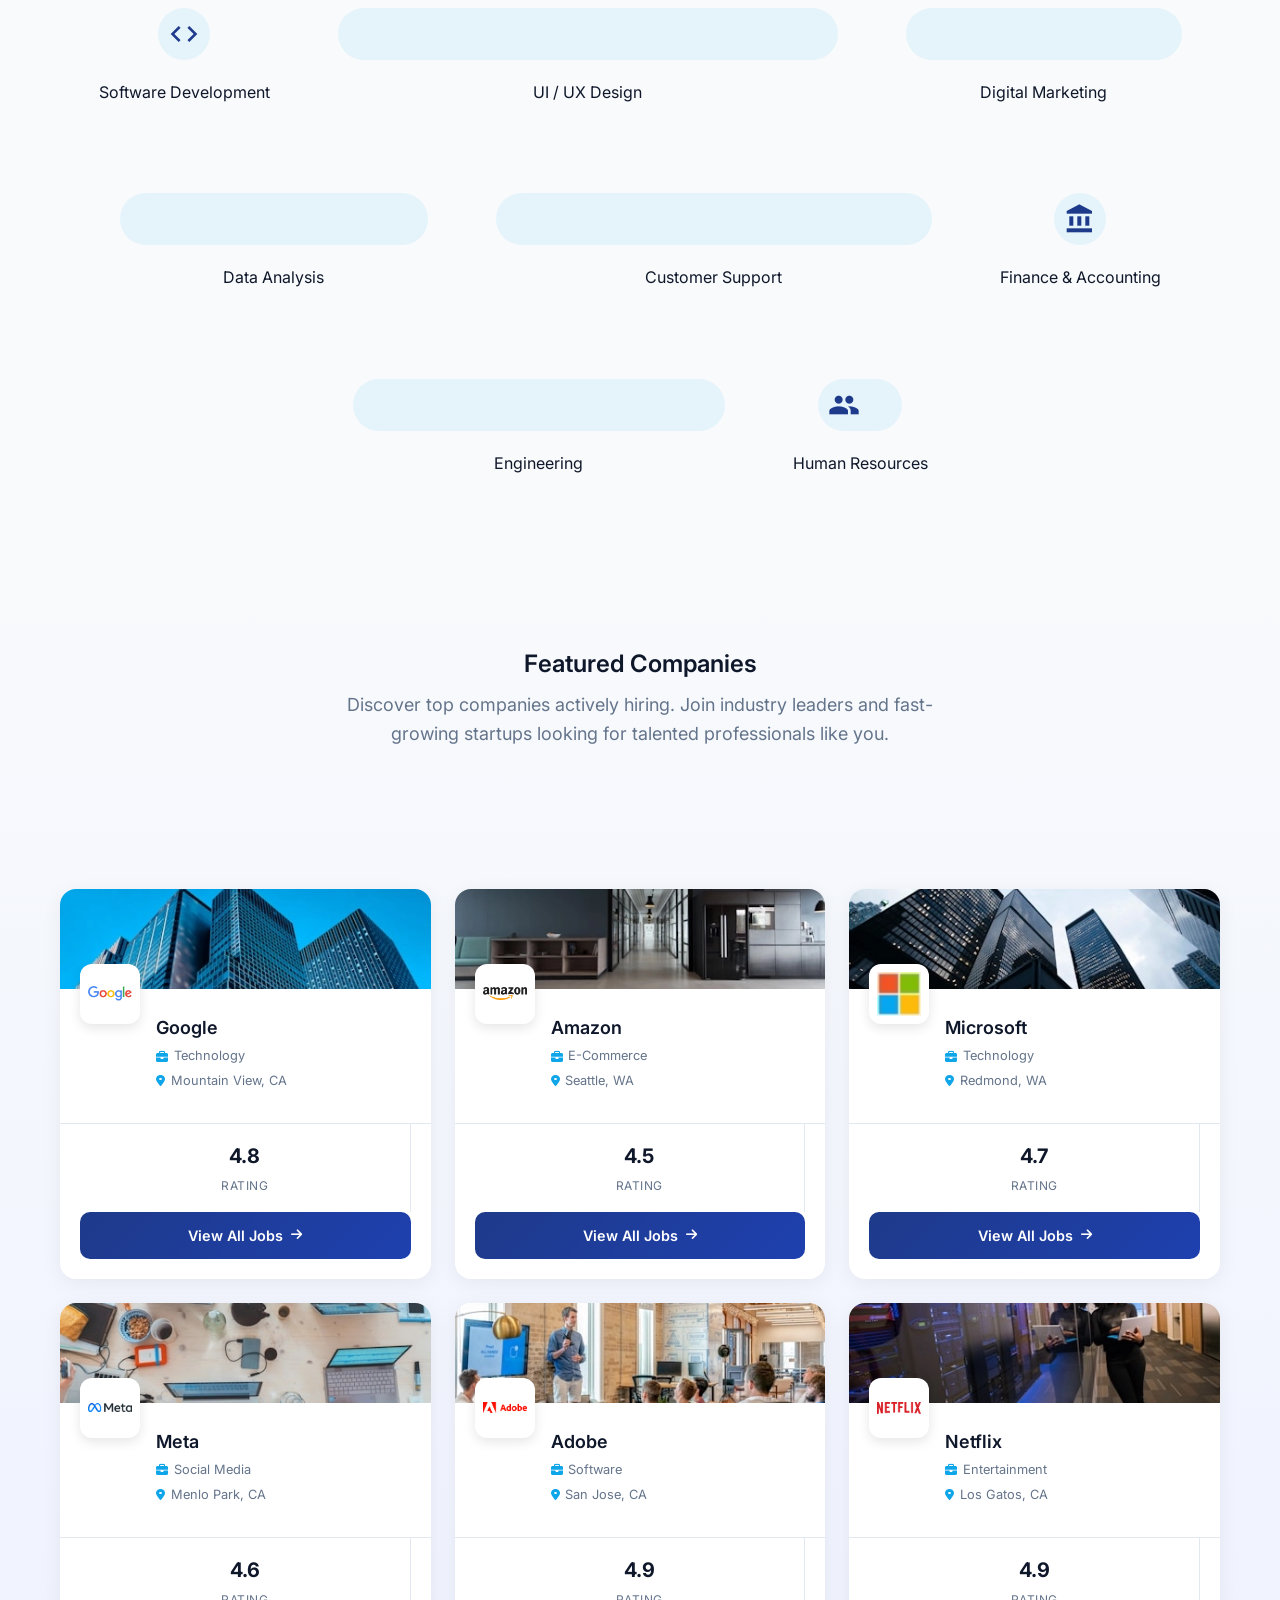
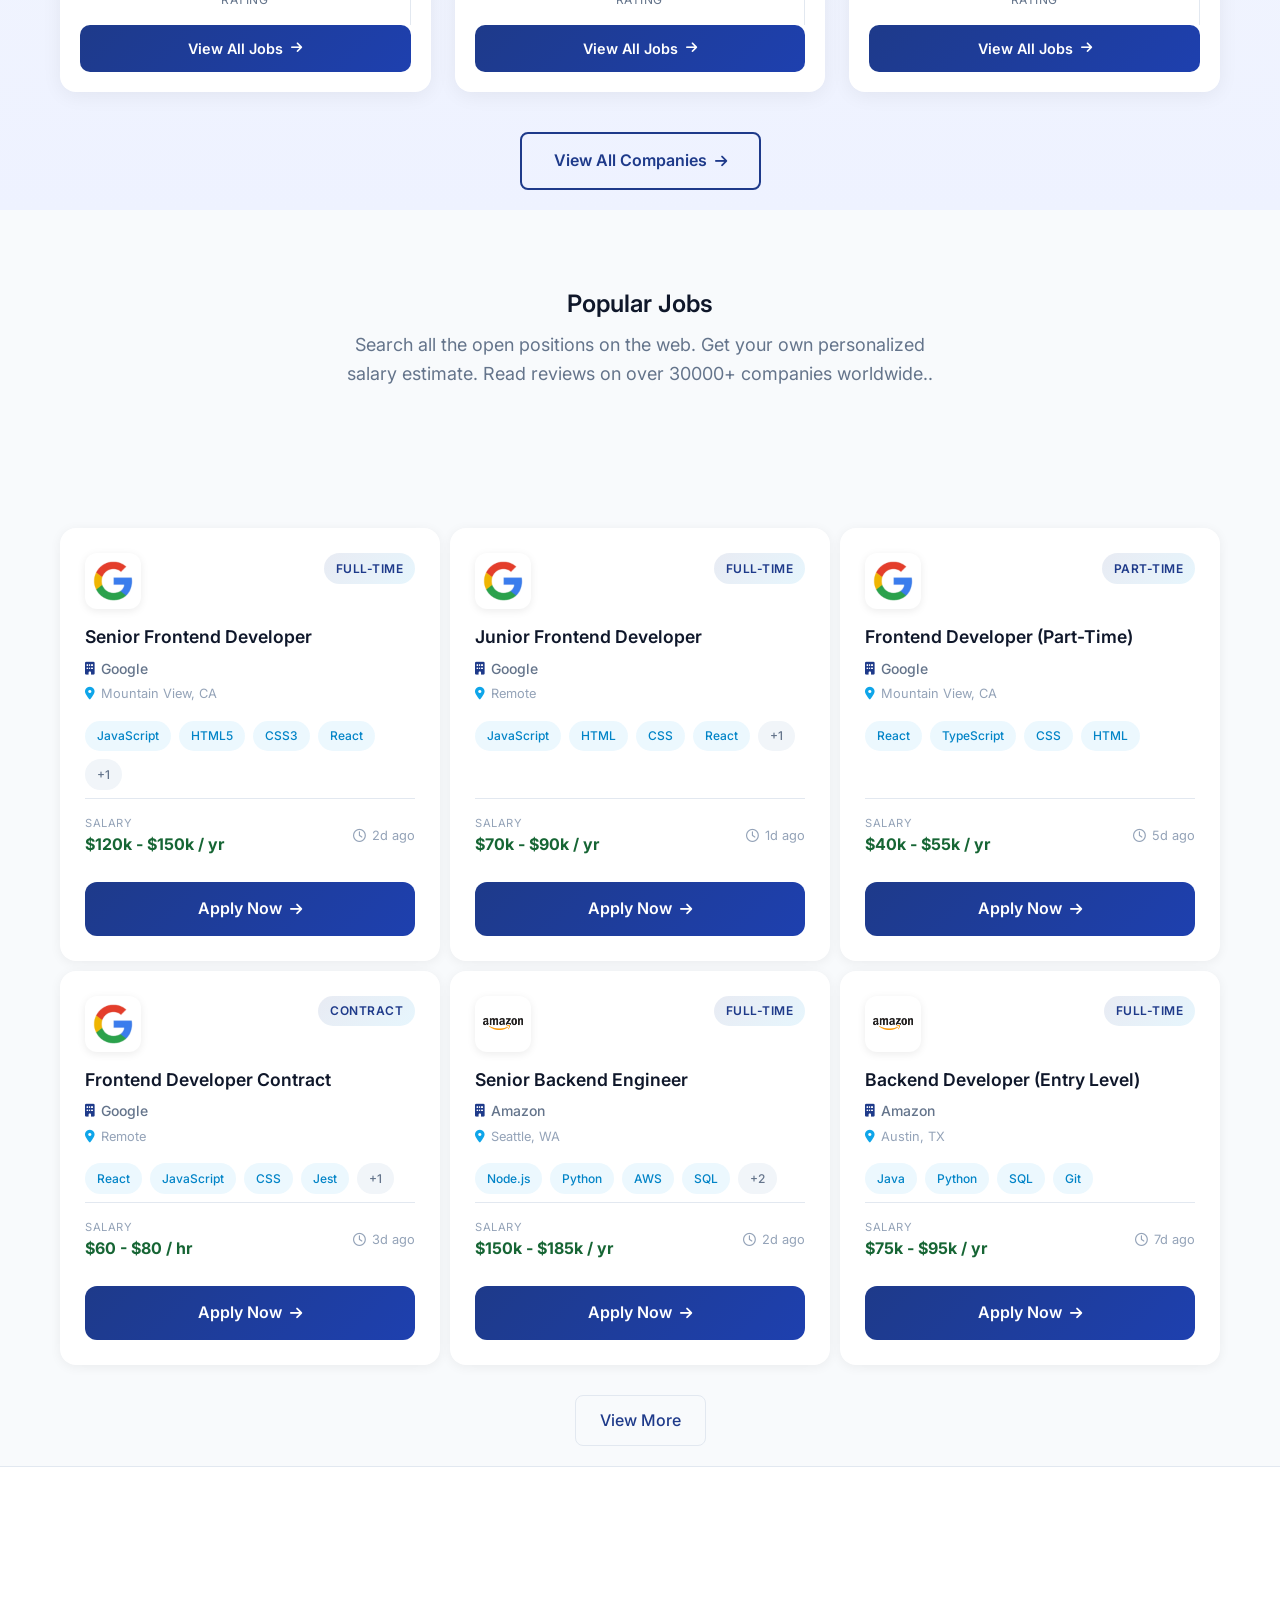
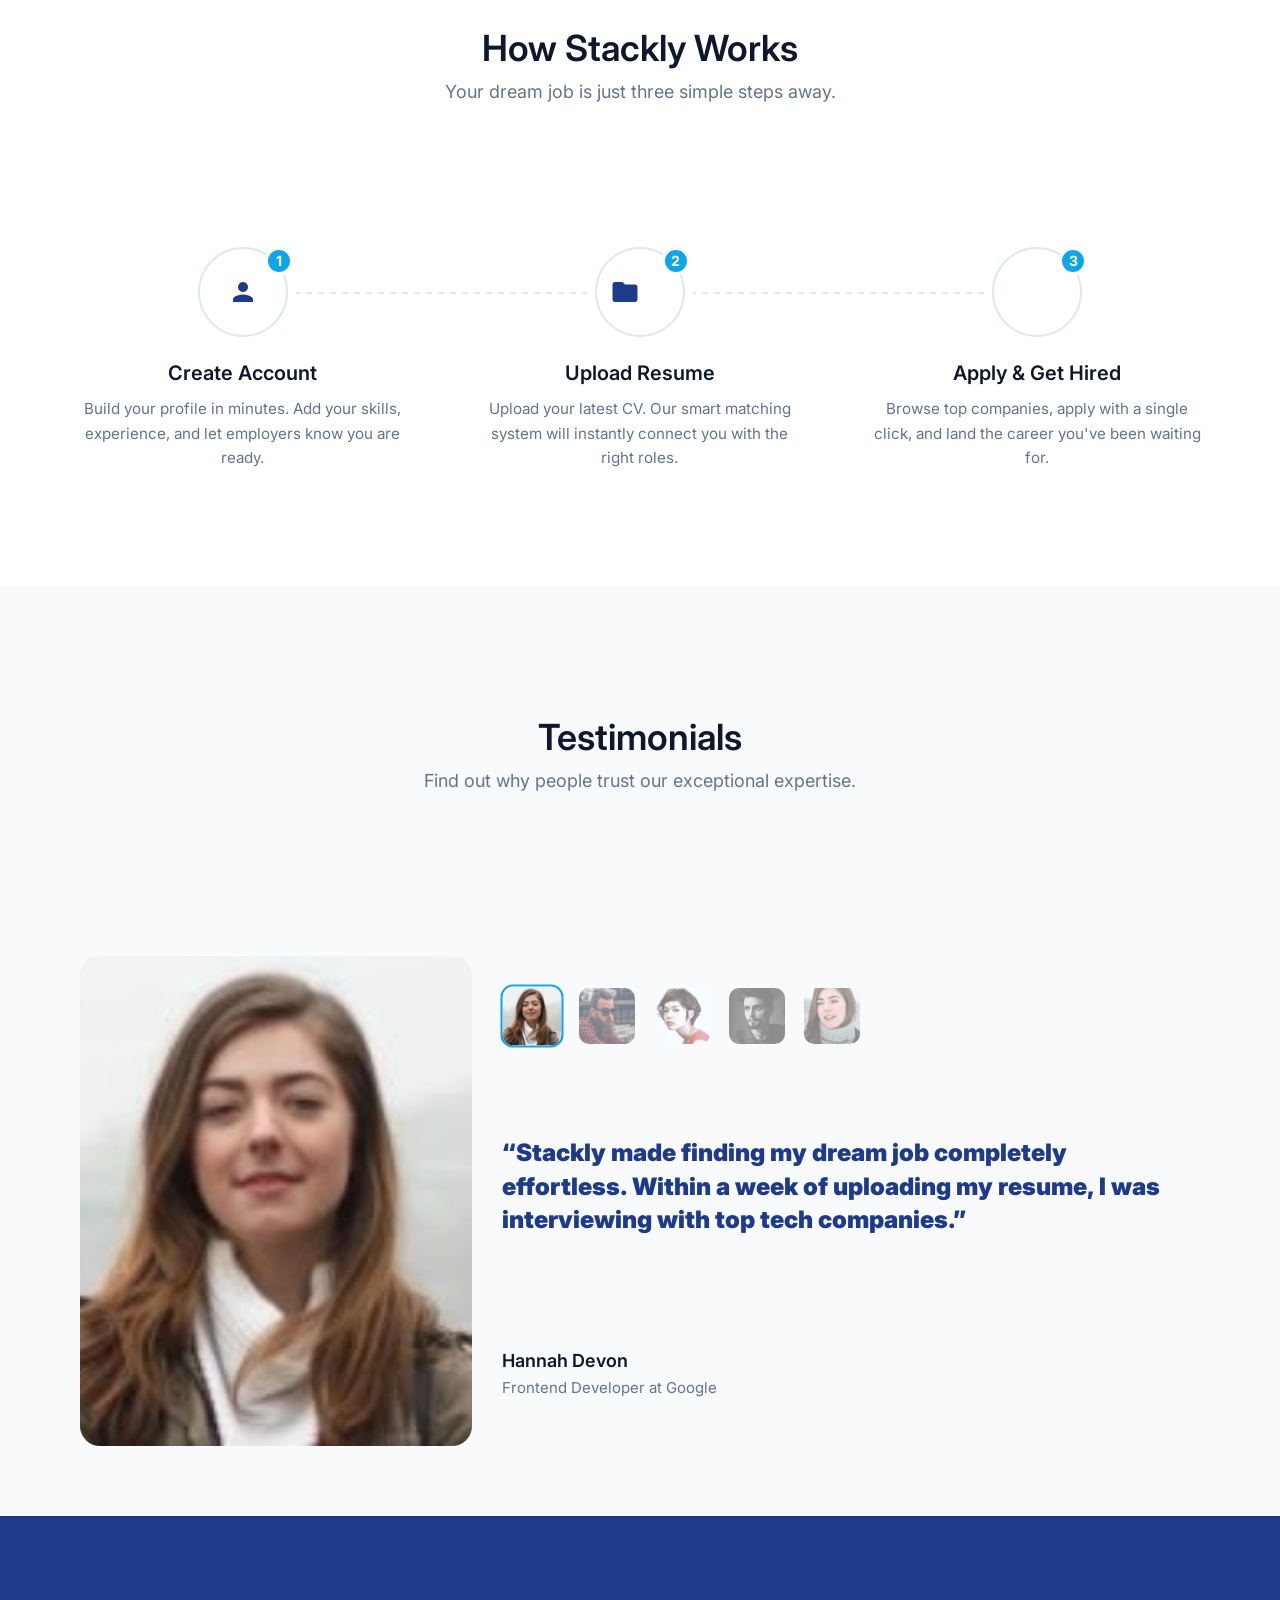
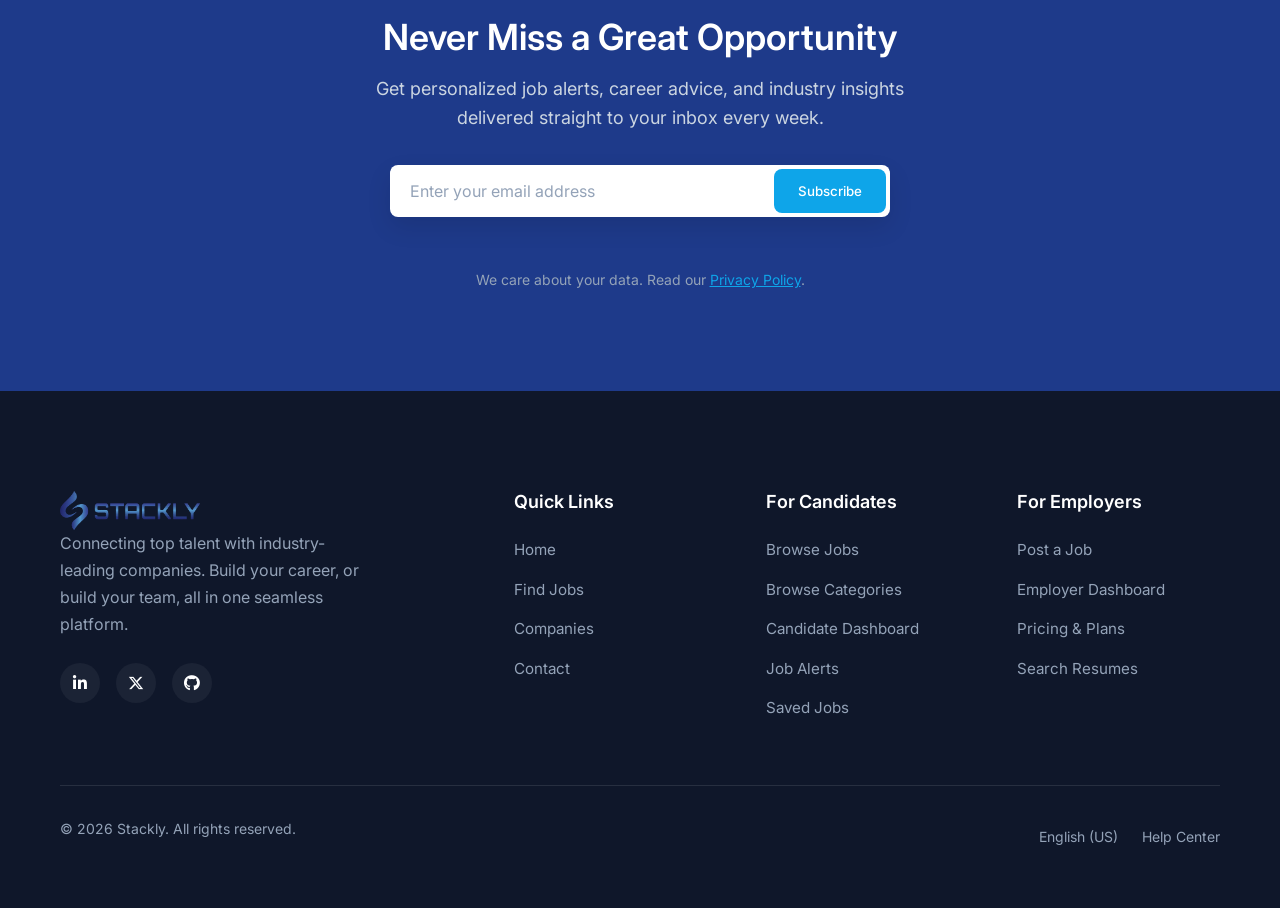
<file: company.html>
<!DOCTYPE html>
<html lang="en">

<head>
    <meta charset="UTF-8">
    <meta name="viewport" content="width=device-width, initial-scale=1.0">
    <title>Company Jobs - Stackly Jobs</title>
    <link rel="stylesheet" href="shared.css">
    <link rel="stylesheet" href="style.css">
    <link rel="stylesheet" href="company.css">
    <link href="https://fonts.googleapis.com/icon?family=Material+Icons" rel="stylesheet">
    <link
        href="https://fonts.googleapis.com/css2?family=Inter:wght@300;400;500;600;700;800&family=Outfit:wght@400;600;700;800;900&display=swap"
        rel="stylesheet">
    <link rel="stylesheet" href="https://cdnjs.cloudflare.com/ajax/libs/font-awesome/6.5.1/css/all.min.css">
</head>

<body>
    <header id="header">
        <div class="head-cls">
            <a href="index.html">
                <img src="./assets/Stackly-logo-Blue.webp" alt="Stackly Logo" class="logo">
            </a>
            <nav class="menu-items" id="navMenu">
                <a href="index.html">Home</a>
                <a href="jobs-listing.html">Find Jobs</a>
                <a href="Company-listing.html" class="active">Companies</a>
                <a href="contact.html">Contact</a>
                <div class="close-btn material-icons" id="closeMenu">close</div>
                <div class="head-btns mob-view">
                    <a href="login.html" class="btn btn-primary">Login</a>
                    <a href="dashboard.html" class="btn btn-outline">Dashboard</a>
                </div>
            </nav>
            <div class="head-btns">
                <a href="login.html" class="btn btn-primary">Login</a>
                <a href="dashboard.html" class="btn btn-outline">Dashboard</a>
            </div>
            <div class="hamburger" id="hamburger">
                <span class="material-icons">menu</span>
            </div>
        </div>
    </header>
    <section class="company-hero" id="companyHero">
        <div class="container">
            <div class="company-hero-content">
                <a href="index.html" class="back-link">
                    <i class="fas fa-arrow-left"></i> Back to Home
                </a>
                <div class="company-header-info">
                    <div class="company-logo-wrapper">
                        <img id="companyLogo" src="" alt="Company Logo">
                    </div>
                    <div class="company-text-info">
                        <h1 id="companyName">Loading...</h1>
                        <div class="company-meta">
                            <span><i class="fas fa-briefcase"></i> <span id="companyIndustry"></span></span>
                            <span><i class="fas fa-map-marker-alt"></i> <span id="companyLocation"></span></span>
                            <span><i class="fas fa-building"></i> <span id="jobCount">0</span> Open Positions</span>
                        </div>
                    </div>
                </div>
            </div>
        </div>
    </section>

    <section class="company-jobs-section">
        <div class="container">
            <div class="section-header">
                <h1>Open Positions at <span id="headerCompanyName"></span></h1>
                <p>Find your next career opportunity</p>
            </div>

            <div class="job-grid" id="companyJobsContainer">
            </div>
        </div>
    </section>
    <footer class="site-footer">
        <div class="container">
            <div class="footer-grid">

                <div class="footer-brand-col">
                    <img src="./assets/Stackly-logo-Blue.webp" alt="Logo" class="logo">
                    <p class="footer-bio">
                        Connecting top talent with industry-leading companies. Build your career, or build your team,
                        all in one seamless platform.
                    </p>
                    <div class="social-links">
                        <a href="404page.html" aria-label="LinkedIn" class="social-icon">
                            <i class="fa-brands fa-linkedin-in"></i>
                        </a>
                        <a href="404page.html" aria-label="Twitter" class="social-icon">
                            <i class="fa-brands fa-x-twitter"></i>
                        </a>
                        <a href="404page.html" aria-label="GitHub" class="social-icon">
                            <i class="fa-brands fa-github"></i>
                        </a>
                    </div>
                </div>
                <div class="footer-links-col">
                    <h4 class="footer-title">Quick Links</h4>
                    <ul class="footer-list">
                        <li><a href="index.html">Home</a></li>
                        <li><a href="jobs-listing.html">Find Jobs</a></li>
                        <li><a href="Company-listing.html">Companies</a></li>
                        <li><a href="contact.html">Contact</a></li>
                    </ul>
                </div>
                <div class="footer-links-col">
                    <h4 class="footer-title">For Candidates</h4>
                    <ul class="footer-list">
                        <li><a href="404page.html">Browse Jobs</a></li>
                        <li><a href="404page.html">Browse Categories</a></li>
                        <li><a href="404page.html">Candidate Dashboard</a></li>
                        <li><a href="404page.html">Job Alerts</a></li>
                        <li><a href="404page.html">Saved Jobs</a></li>
                    </ul>
                </div>

                <div class="footer-links-col">
                    <h4 class="footer-title">For Employers</h4>
                    <ul class="footer-list">
                        <li><a href="404page.html">Post a Job</a></li>
                        <li><a href="404page.html">Employer Dashboard</a></li>
                        <li><a href="404page.html">Pricing & Plans</a></li>
                        <li><a href="404page.html">Search Resumes</a></li>
                    </ul>
                </div>
            </div>
            <div class="footer-bottom">
                <p>&copy; 2026 Stackly. All rights reserved.</p>
                <div class="footer-bottom-links">
                    <a href="404page.html">English (US)</a>
                    <a href="404page.html">Help Center</a>
                </div>
            </div>
        </div>
    </footer>
    <script src="script.js"></script>
    <script>
        document.addEventListener('DOMContentLoaded', () => {
            const urlParams = new URLSearchParams(window.location.search);
            const company = urlParams.get('company');

            if (!company) {
                window.location.href = 'index.html';
                return;
            }

            loadCompanyJobs(company);

            async function loadCompanyJobs(companyName) {
                try {
                    const response = await fetch('./jobs.json');
                    const jobs = await response.json();

                    const filteredJobs = jobs.filter(job =>
                        job.company.toLowerCase() === companyName.toLowerCase()
                    );

                    if (filteredJobs.length === 0) {
                        document.getElementById('companyJobsContainer').innerHTML =
                            '<p class="no-jobs-message">No open positions at ' + companyName + ' currently.</p>';
                        return;
                    }

                    const companyJob = filteredJobs[0];

                    document.getElementById('companyLogo').src = companyJob.logo;
                    document.getElementById('companyName').textContent = companyJob.company;
                    document.getElementById('companyIndustry').textContent = getIndustry(companyJob.company);
                    document.getElementById('companyLocation').textContent = companyJob.location;
                    document.getElementById('jobCount').textContent = filteredJobs.length;
                    document.getElementById('headerCompanyName').textContent = companyJob.company;
                    document.title = 'Jobs at ' + companyJob.company + ' - Stackly Jobs';

                    const jobsContainer = document.getElementById('companyJobsContainer');
                    jobsContainer.innerHTML = '';

                    filteredJobs.forEach(job => {
                        const tags = job.skills || [];
                        const tagsHTML = tags.slice(0, 4).map(tag =>
                            `<span class="skill-tag">${tag}</span>`
                        ).join('');

                        const cardHTML = `
                            <div class="job-card-new">
                                <div class="card-header">
                                    <div class="company-logo-wrapper">
                                        <img src="${job.logo}" alt="${job.company}" class="company-logo">
                                    </div>
                                    <div class="job-type-badge">${job.type || 'Full-Time'}</div>
                                </div>
                                
                                <div class="card-body">
                                    <h3 class="job-title">
                                        <a href="job-desc.html?id=${job.id}">${job.title}</a>
                                    </h3>
                                    <p class="company-name">
                                        <i class="fas fa-building"></i> ${job.company}
                                    </p>
                                    <p class="job-location">
                                        <i class="fas fa-map-marker-alt"></i> ${job.location}
                                    </p>
                                    
                                    <div class="skills-row">
                                        ${tagsHTML}
                                        ${tags.length > 4 ? `<span class="skill-tag skill-more">+${tags.length - 4}</span>` : ''}
                                    </div>
                                </div>
                                
                                <div class="card-footer">
                                    <div class="salary-wrapper">
                                        <span class="salary-label">Salary</span>
                                        <span class="salary-value">${job.salary}</span>
                                    </div>
                                    <div class="job-meta-info">
                                        <span class="posted-time"><i class="far fa-clock"></i> ${job.posted ? job.posted + 'd ago' : 'Recently'}</span>
                                    </div>
                                </div>
                                
                                <a href="job-desc.html?id=${job.id}" class="btn-apply-card">
                                    Apply Now <i class="fas fa-arrow-right"></i>
                                </a>
                            </div>
                        `;

                        jobsContainer.insertAdjacentHTML('beforeend', cardHTML);
                    });

                } catch (error) {
                    console.error('Error loading jobs:', error);
                    document.getElementById('companyJobsContainer').innerHTML =
                        '<p class="error-msg">Unable to load jobs. Please try again later.</p>';
                }
            }

            function getIndustry(company) {
                const industries = {
                    'Google': 'Technology',
                    'Amazon': 'E-Commerce',
                    'Microsoft': 'Technology',
                    'Meta': 'Social Media',
                    'Adobe': 'Software',
                    'Netflix': 'Entertainment',
                    'Apple': 'Technology',
                    'Tesla': 'Automotive',
                    'IBM': 'Technology',
                    'HubSpot': 'Marketing'
                };
                return industries[company] || 'Technology';
            }
        });
    </script>
</body>

</html>
</file>
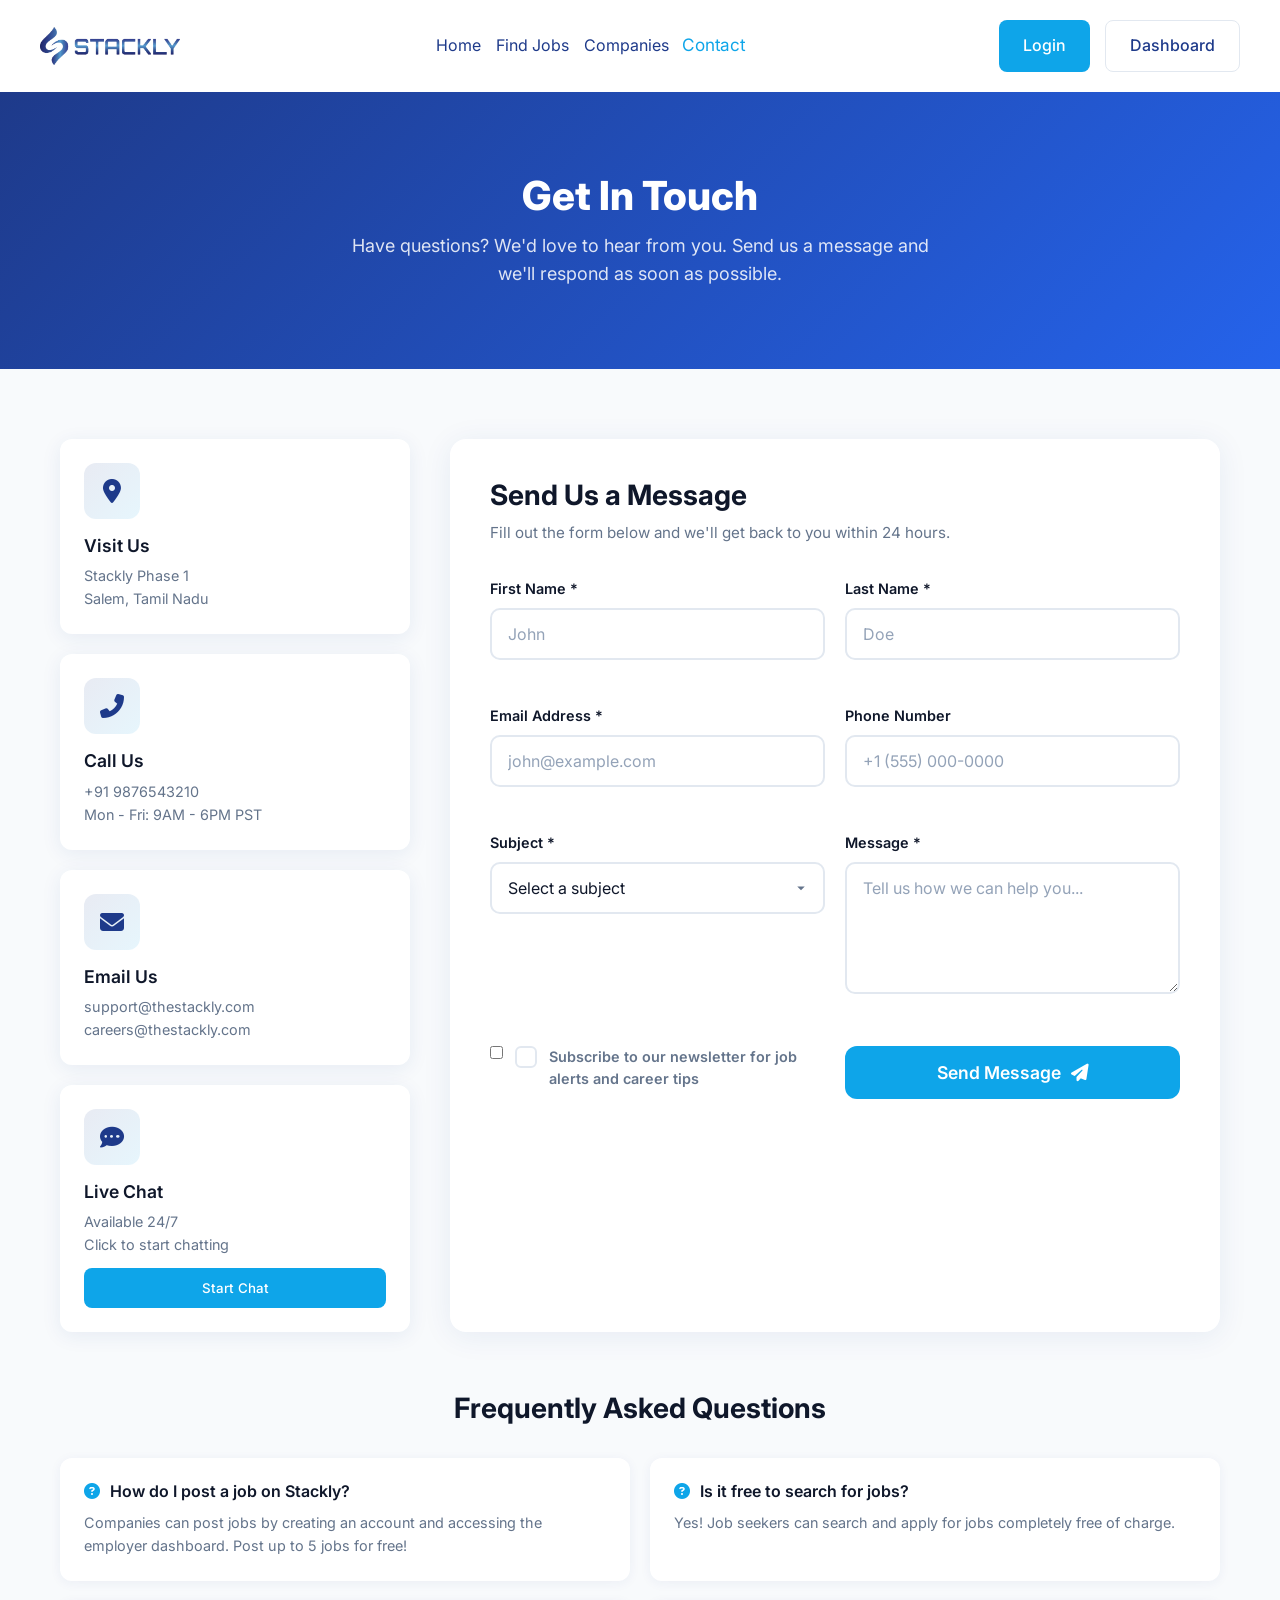
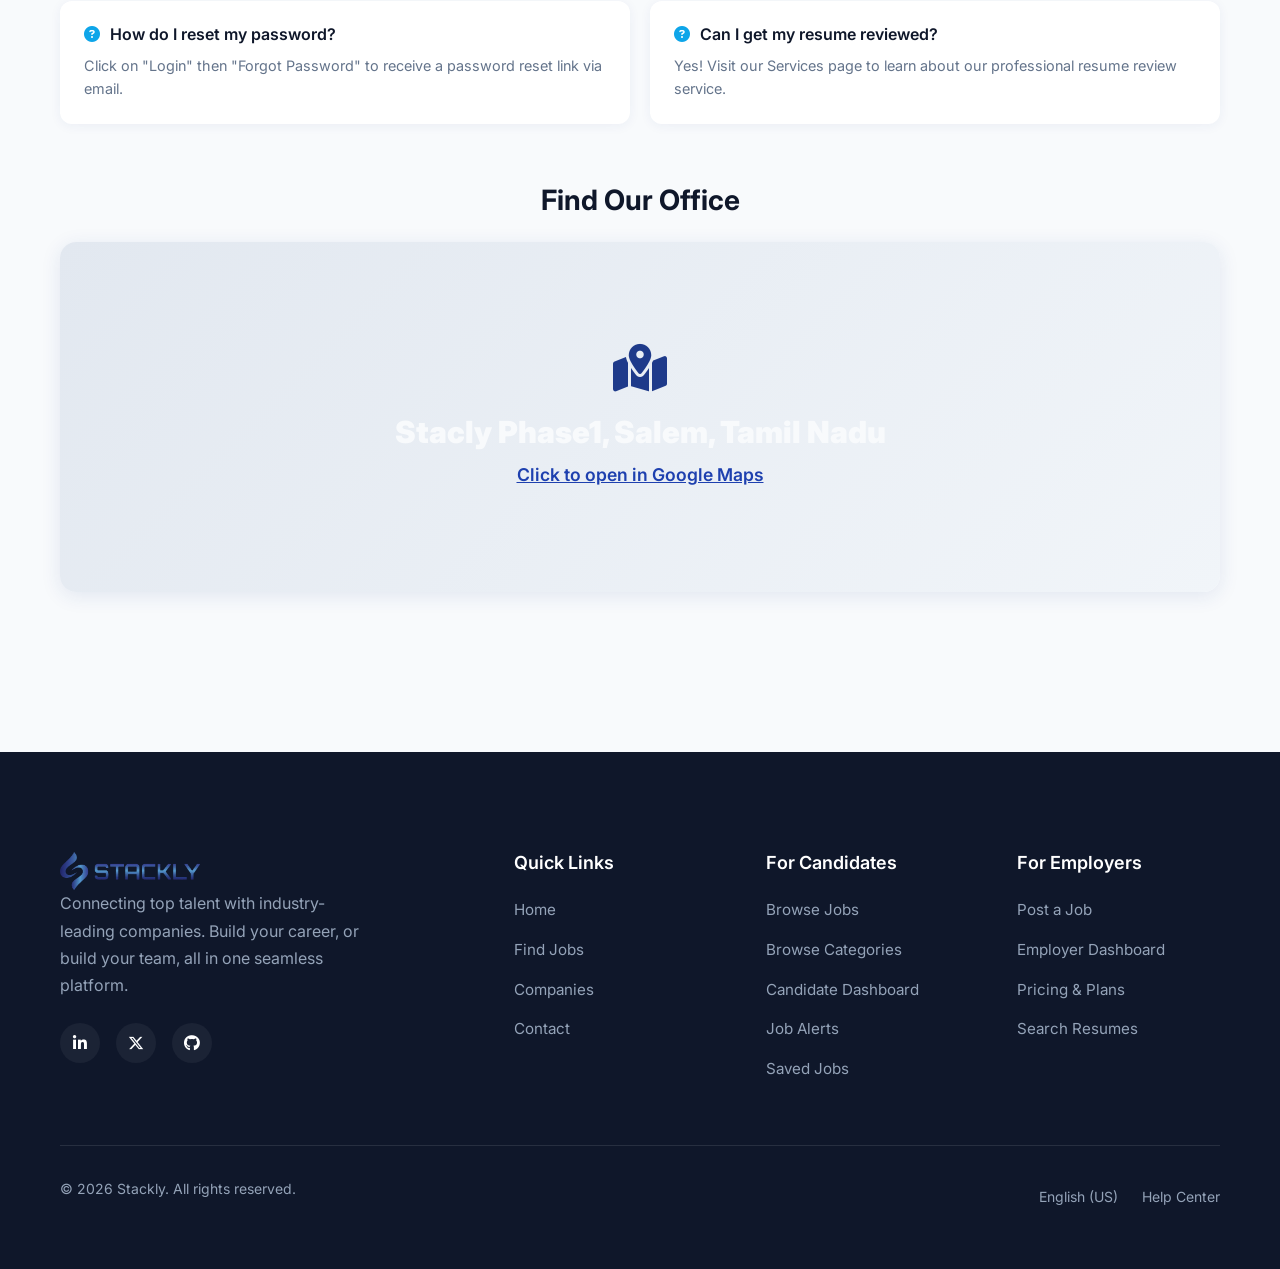
<file: contact.html>
<!DOCTYPE html>
<html lang="en">

<head>
    <meta charset="UTF-8">
    <meta name="viewport" content="width=device-width, initial-scale=1.0">
    <title>Contact Us - Stackly Job Portal</title>
    <meta name="description" content="Get in touch with Stackly Job Portal. We're here to help!" />
    <link rel="stylesheet" href="shared.css">
    <link rel="stylesheet" href="contact.css">
    <link href="https://fonts.googleapis.com/icon?family=Material+Icons" rel="stylesheet">
    <link
        href="https://fonts.googleapis.com/css2?family=Inter:wght@300;400;500;600;700;800&family=Outfit:wght@400;600;700;800;900&display=swap"
        rel="stylesheet">
    <link rel="stylesheet" href="https://cdnjs.cloudflare.com/ajax/libs/font-awesome/6.5.1/css/all.min.css">
    <link href="https://unpkg.com/aos@2.3.1/dist/aos.css" rel="stylesheet">
</head>

<body>
    <header id="header">
        <div class="head-cls">
            <a href="index.html">
                <img src="./assets/Stackly-logo-Blue.webp" alt="Stackly Logo" class="logo">
            </a>
            <nav class="menu-items" id="navMenu">
                <a href="index.html">Home</a>
                <a href="jobs-listing.html">Find Jobs</a>
                <a href="Company-listing.html">Companies</a>
                <a href="contact.html" class="active">Contact</a>
                <div class="close-btn material-icons" id="closeMenu">close</div>
                <div class="head-btns mob-view">
                    <a href="login.html" class="btn btn-primary">Login</a>
                    <a href="dashboard.html" class="btn btn-outline">Dashboard</a>
                </div>
            </nav>
            <div class="head-btns">
                <a href="login.html" class="btn btn-primary">Login</a>
                <a href="dashboard.html" class="btn btn-outline">Dashboard</a>
            </div>
            <div class="hamburger" id="hamburger">
                <span class="material-icons">menu</span>
            </div>
        </div>
    </header>

    <main class="contact-main">
        <section class="contact-hero">
            <div class="container">
                <h1>Get In Touch</h1>
                <p>Have questions? We'd love to hear from you. Send us a message and we'll respond as soon as possible.
                </p>
            </div>
        </section>

        <div class="container">
            <div class="contact-content">
                <div class="contact-info">
                    <div class="info-card" data-aos="fade-up">
                        <div class="info-icon">
                            <i class="fas fa-map-marker-alt"></i>
                        </div>
                        <h3>Visit Us</h3>
                        <p>Stackly Phase 1<br>Salem, Tamil Nadu</p>
                    </div>

                    <div class="info-card" data-aos="fade-up">
                        <div class="info-icon">
                            <i class="fas fa-phone-alt"></i>
                        </div>
                        <h3>Call Us</h3>
                        <p>+91 9876543210<br>Mon - Fri: 9AM - 6PM PST</p>
                    </div>

                    <div class="info-card" data-aos="fade-up">
                        <div class="info-icon">
                            <i class="fas fa-envelope"></i>
                        </div>
                        <h3>Email Us</h3>
                        <p>support@thestackly.com<br>careers@thestackly.com</p>
                    </div>

                    <div class="info-card" data-aos="fade-up">
                        <div class="info-icon">
                            <i class="fas fa-comment-dots"></i>
                        </div>
                        <h3>Live Chat</h3>
                        <p>Available 24/7<br>Click to start chatting</p>
                        <button class="btn btn-primary chat-btn" onclick="openChat()">Start Chat</button>
                    </div>
                </div>
                <div class="contact-form-wrapper" data-aos="fade-down">
                    <div class="form-header">
                        <h2>Send Us a Message</h2>
                        <p>Fill out the form below and we'll get back to you within 24 hours.</p>
                    </div>

                    <form id="contactForm" class="contact-form" novalidate>
                        <div class="form-row">
                            <div class="form-group">
                                <label for="firstName">First Name *</label>
                                <input type="text" id="firstName" name="firstName" required placeholder="John">
                                <span class="error-message" id="firstNameError"></span>
                            </div>
                            <div class="form-group">
                                <label for="lastName">Last Name *</label>
                                <input type="text" id="lastName" name="lastName" required placeholder="Doe">
                                <span class="error-message" id="lastNameError"></span>
                            </div>

                            <div class="form-group">
                                <label for="email">Email Address *</label>
                                <input type="email" id="email" name="email" required placeholder="john@example.com">
                                <span class="error-message" id="emailError"></span>
                            </div>

                            <div class="form-group">
                                <label for="phone">Phone Number</label>
                                <input type="number" id="phone" name="phone" placeholder="+1 (555) 000-0000">
                            </div>

                            <div class="form-group">
                                <label for="subject">Subject *</label>
                                <select id="subject" name="subject" required>
                                    <option value="">Select a subject</option>
                                    <option value="general">General Inquiry</option>
                                    <option value="support">Technical Support</option>
                                    <option value="careers">Careers & Jobs</option>
                                    <option value="partnership">Partnership</option>
                                    <option value="feedback">Feedback</option>
                                    <option value="billing">Billing</option>
                                    <option value="other">Other</option>
                                </select>
                                <span class="error-message" id="subjectError"></span>
                            </div>

                            <div class="form-group">
                                <label for="message">Message *</label>
                                <textarea id="message" name="message" rows="5" required
                                    placeholder="Tell us how we can help you..."></textarea>
                                <span class="error-message" id="messageError"></span>
                            </div>

                            <div class="form-group checkbox-group">
                                <label class="checkbox-label">
                                    <input type="checkbox" id="newsletter" name="newsletter">
                                    <span class="checkbox-custom"></span>
                                    <span class="label-text">Subscribe to our newsletter for job alerts and career
                                        tips</span>
                                </label>
                            </div>

                            <button type="submit" class="btn btn-primary btn-submit">
                                <span>Send Message</span>
                                <i class="fas fa-paper-plane"></i>
                            </button>
                    </form>
                    <div class="success-message" id="successMessage" style="display: none;">
                        <div class="success-icon">
                            <i class="fas fa-check-circle"></i>
                        </div>
                        <h3>Message Sent Successfully!</h3>
                        <p>Thank you for contacting us. We'll get back to you within 24 hours.</p>
                        <button class="btn btn-outline" onclick="resetForm()">Send Another Message</button>
                    </div>
                </div>
            </div>
        </div>
        <section class="faq-section" data-aos="fade-down">
            <h2>Frequently Asked Questions</h2>
            <div class="faq-grid">
                <div class="faq-item">
                    <h3><i class="fas fa-question-circle"></i> How do I post a job on Stackly?</h3>
                    <p>Companies can post jobs by creating an account and accessing the employer dashboard. Post up
                        to 5 jobs for free!</p>
                </div>
                <div class="faq-item">
                    <h3><i class="fas fa-question-circle"></i> Is it free to search for jobs?</h3>
                    <p>Yes! Job seekers can search and apply for jobs completely free of charge.</p>
                </div>
                <div class="faq-item">
                    <h3><i class="fas fa-question-circle"></i> How do I reset my password?</h3>
                    <p>Click on "Login" then "Forgot Password" to receive a password reset link via email.</p>
                </div>
                <div class="faq-item">
                    <h3><i class="fas fa-question-circle"></i> Can I get my resume reviewed?</h3>
                    <p>Yes! Visit our Services page to learn about our professional resume review service.</p>
                </div>
        </section>
        <section class="map-section" data-aos="fade-up">
            <h2>Find Our Office</h2>
            <div class="map-container">
                <div class="map-placeholder">
                    <iframe
                        src="https://www.google.com/maps/embed?pb=!1m18!1m12!1m3!1d3907.1616098770783!2d78.17140487459903!3d11.68295658852636!2m3!1f0!2f0!3f0!3m2!1i1024!2i768!4f13.1!3m3!1m2!1s0x3babefef7fd970bb%3A0xe11aef1a71994f9!2sStackly!5e0!3m2!1sen!2sin!4v1771822523831!5m2!1sen!2sin"
                        style="border:0;" allowfullscreen="" loading="lazy"
                        referrerpolicy="no-referrer-when-downgrade"></iframe>
                    <div class="map-content">
                        <i class="fas fa-map-marked-alt"></i>
                        <p>Stacly Phase1, Salem, Tamil Nadu</p>
                        <a href="404page.html">Click to open in Google Maps</a>
                    </div>
                </div>
        </section>
        </div>
    </main>
    <footer class="site-footer">
        <div class="container">
            <div class="footer-grid">

                <div class="footer-brand-col">
                    <img src="./assets/Stackly-logo-Blue.webp" alt="Logo" class="logo">
                    <p class="footer-bio">
                        Connecting top talent with industry-leading companies. Build your career, or build your team,
                        all in one seamless platform.
                    </p>
                    <div class="social-links">
                        <a href="404page.html" aria-label="LinkedIn" class="social-icon">
                            <i class="fa-brands fa-linkedin-in"></i>
                        </a>
                        <a href="404page.html" aria-label="Twitter" class="social-icon">
                            <i class="fa-brands fa-x-twitter"></i>
                        </a>
                        <a href="404page.html" aria-label="GitHub" class="social-icon">
                            <i class="fa-brands fa-github"></i>
                        </a>
                    </div>
                </div>
                <div class="footer-links-col">
                    <h4 class="footer-title">Quick Links</h4>
                    <ul class="footer-list">
                        <li><a href="index.html">Home</a></li>
                        <li><a href="jobs-listing.html">Find Jobs</a></li>
                        <li><a href="Company-listing.html">Companies</a></li>
                        <li><a href="contact.html">Contact</a></li>
                    </ul>
                </div>
                <div class="footer-links-col">
                    <h4 class="footer-title">For Candidates</h4>
                    <ul class="footer-list">
                        <li><a href="404page.html">Browse Jobs</a></li>
                        <li><a href="404page.html">Browse Categories</a></li>
                        <li><a href="404page.html">Candidate Dashboard</a></li>
                        <li><a href="404page.html">Job Alerts</a></li>
                        <li><a href="404page.html">Saved Jobs</a></li>
                    </ul>
                </div>

                <div class="footer-links-col">
                    <h4 class="footer-title">For Employers</h4>
                    <ul class="footer-list">
                        <li><a href="404page.html">Post a Job</a></li>
                        <li><a href="404page.html">Employer Dashboard</a></li>
                        <li><a href="404page.html">Pricing & Plans</a></li>
                        <li><a href="404page.html">Search Resumes</a></li>
                    </ul>
                </div>
            </div>
            <div class="footer-bottom">
                <p>&copy; 2026 Stackly. All rights reserved.</p>
                <div class="footer-bottom-links">
                    <a href="404page.html">English (US)</a>
                    <a href="404page.html">Help Center</a>
                </div>
            </div>
        </div>
    </footer>
    <script src="script.js"></script>
    <script src="https://unpkg.com/aos@2.3.1/dist/aos.js"></script>
    <script>
        AOS.init({
            duration: 1000,
            once: true,
            offset: 100
        });
    </script>
    <script>
        document.addEventListener('DOMContentLoaded', function () {
            const form = document.getElementById('contactForm');
            const successMessage = document.getElementById('successMessage');

            form.addEventListener('submit', function (e) {
                e.preventDefault();

                if (validateForm()) {
                    const submitBtn = form.querySelector('.btn-submit');
                    const originalText = submitBtn.innerHTML;
                    submitBtn.innerHTML = '<i class="fas fa-spinner fa-spin"></i> Sending...';
                    submitBtn.disabled = true;

                    setTimeout(() => {
                        window.location.href = '404page.html';
                    }, 1000);
                }
            });

            function validateForm() {
                let isValid = true;
                document.querySelectorAll('.error-message').forEach(el => {
                    el.textContent = '';
                });
                document.querySelectorAll('.form-group').forEach(el => {
                    el.classList.remove('has-error');
                });

                const firstName = document.getElementById('firstName');
                if (!firstName.value.trim()) {
                    showError(firstName, 'firstNameError', 'First name is required');
                    isValid = false;
                }

                const lastName = document.getElementById('lastName');
                if (!lastName.value.trim()) {
                    showError(lastName, 'lastNameError', 'Last name is required');
                    isValid = false;
                }

                const email = document.getElementById('email');
                const emailRegex = /^[^\s@]+@[^\s@]+\.[^\s@]+$/;
                if (!email.value.trim()) {
                    showError(email, 'emailError', 'Email is required');
                    isValid = false;
                } else if (!emailRegex.test(email.value)) {
                    showError(email, 'emailError', 'Please enter a valid email address');
                    isValid = false;
                }

                const subject = document.getElementById('subject');
                if (!subject.value) {
                    showError(subject, 'subjectError', 'Please select a subject');
                    isValid = false;
                }

                const message = document.getElementById('message');
                if (!message.value.trim()) {
                    showError(message, 'messageError', 'Message is required');
                    isValid = false;
                } else if (message.value.trim().length < 10) {
                    showError(message, 'messageError', 'Message must be at least 10 characters');
                    isValid = false;
                }

                return isValid;
            }

            function showError(input, errorId, message) {
                const errorEl = document.getElementById(errorId);
                const formGroup = input.closest('.form-group');

                if (errorEl) {
                    errorEl.textContent = message;
                }
                if (formGroup) {
                    formGroup.classList.add('has-error');
                }
            }

            document.getElementById('firstName').addEventListener('blur', function () {
                if (this.value.trim()) {
                    clearError(this);
                }
            });

            document.getElementById('lastName').addEventListener('blur', function () {
                if (this.value.trim()) {
                    clearError(this);
                }
            });

            document.getElementById('email').addEventListener('blur', function () {
                const emailRegex = /^[^\s@]+@[^\s@]+\.[^\s@]+$/;
                if (this.value.trim() && emailRegex.test(this.value)) {
                    clearError(this);
                }
            });

            document.getElementById('subject').addEventListener('change', function () {
                if (this.value) {
                    clearError(this);
                }
            });

            document.getElementById('message').addEventListener('blur', function () {
                if (this.value.trim().length >= 10) {
                    clearError(this);
                }
            });

            function clearError(input) {
                const formGroup = input.closest('.form-group');
                const errorEl = formGroup.querySelector('.error-message');
                if (errorEl) {
                    errorEl.textContent = '';
                }
                formGroup.classList.remove('has-error');
            }
        });

        function resetForm() {
            const form = document.getElementById('contactForm');
            const successMessage = document.getElementById('successMessage');

            form.reset();
            form.style.display = 'block';
            successMessage.style.display = 'none';

            const submitBtn = form.querySelector('.btn-submit');
            submitBtn.innerHTML = '<span>Send Message</span><i class="fas fa-paper-plane"></i>';
            submitBtn.disabled = false;
        }

        function openChat() {
            window.location.href = '404page.html';
        }
    </script>
</body>

</html>
</file>
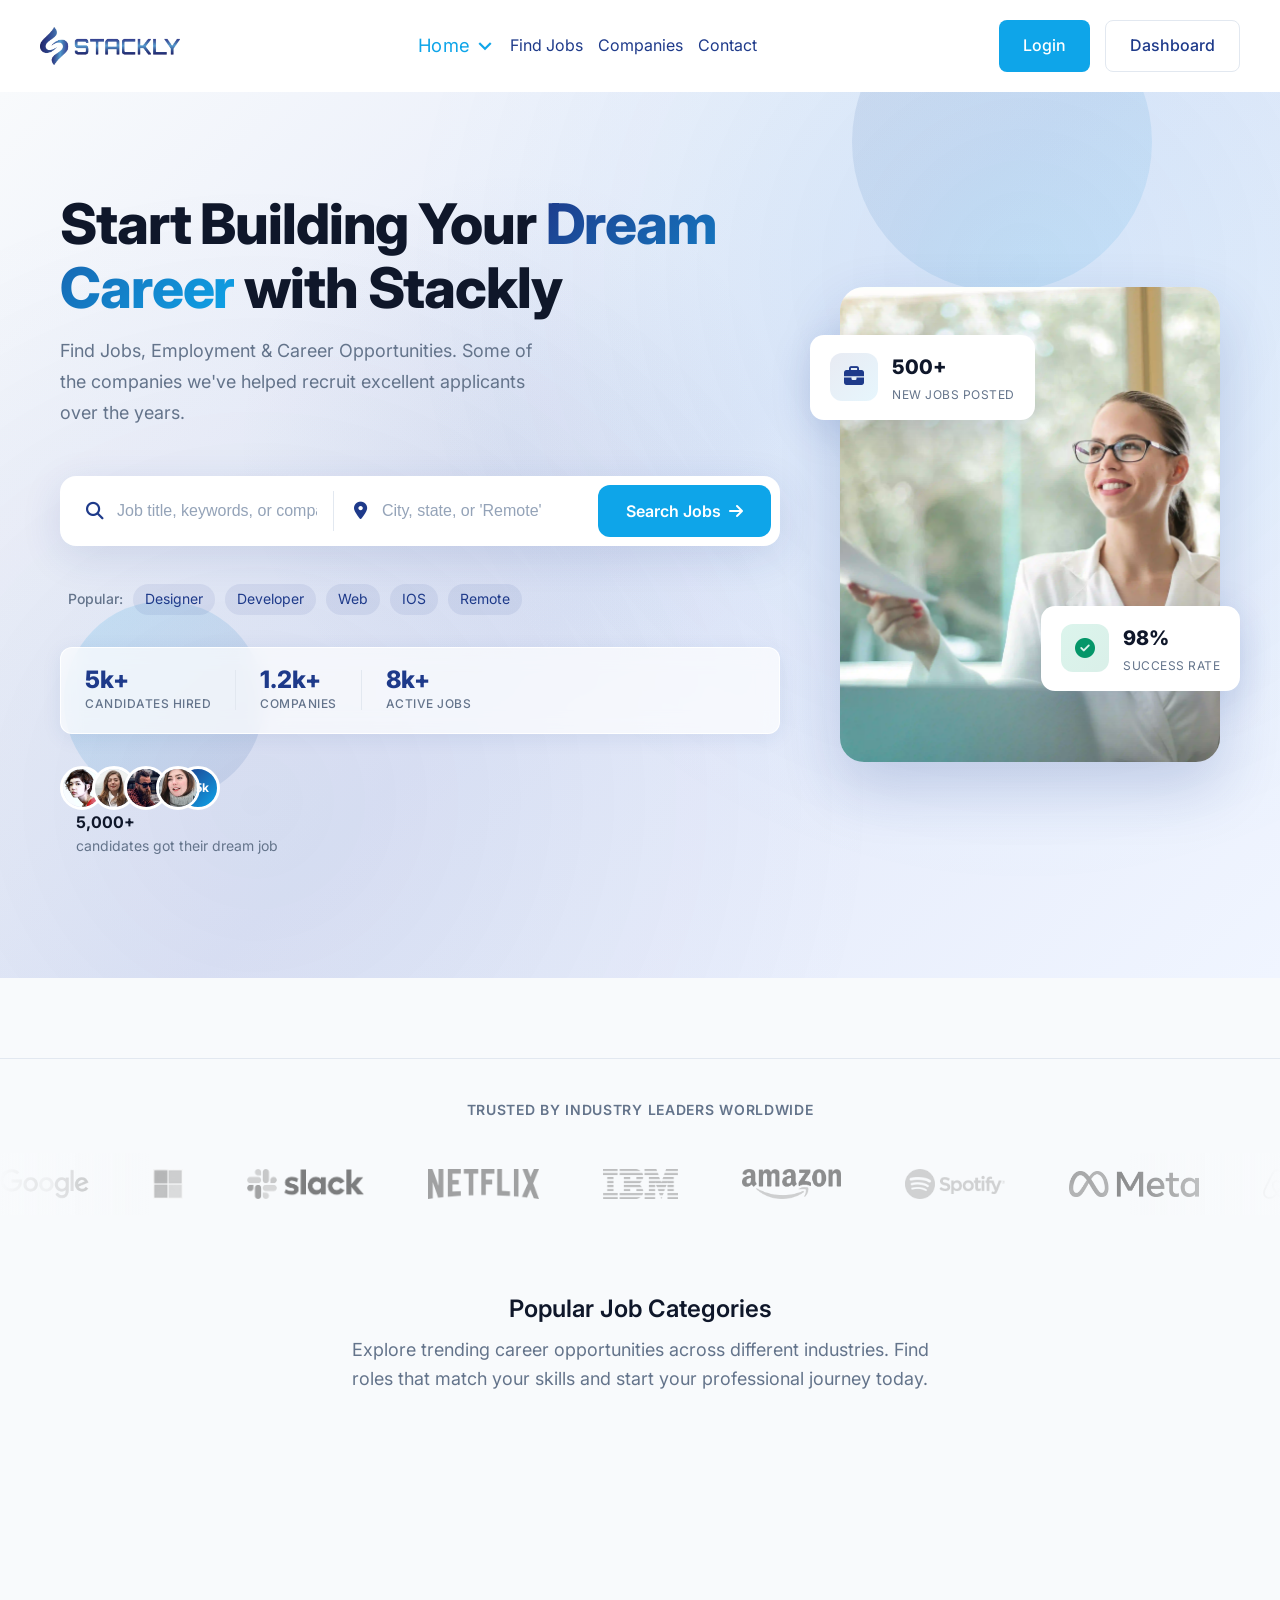
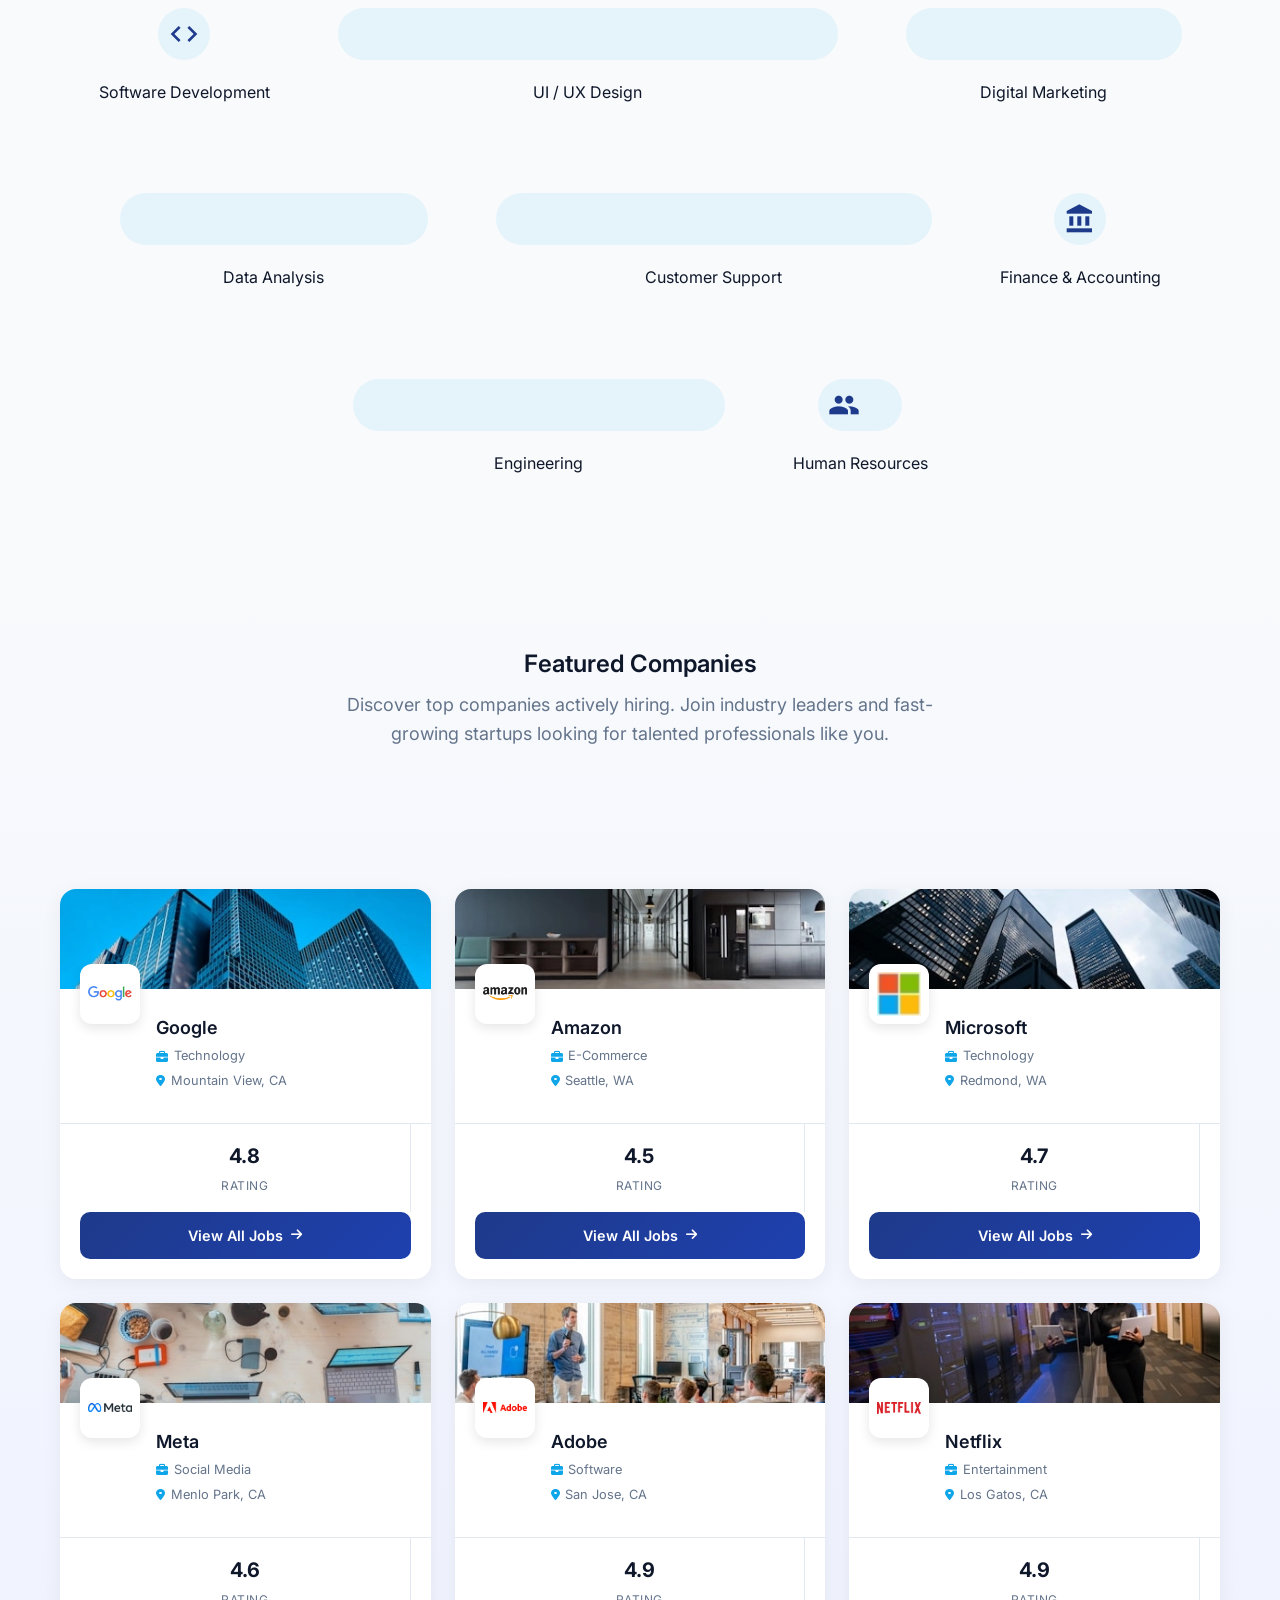
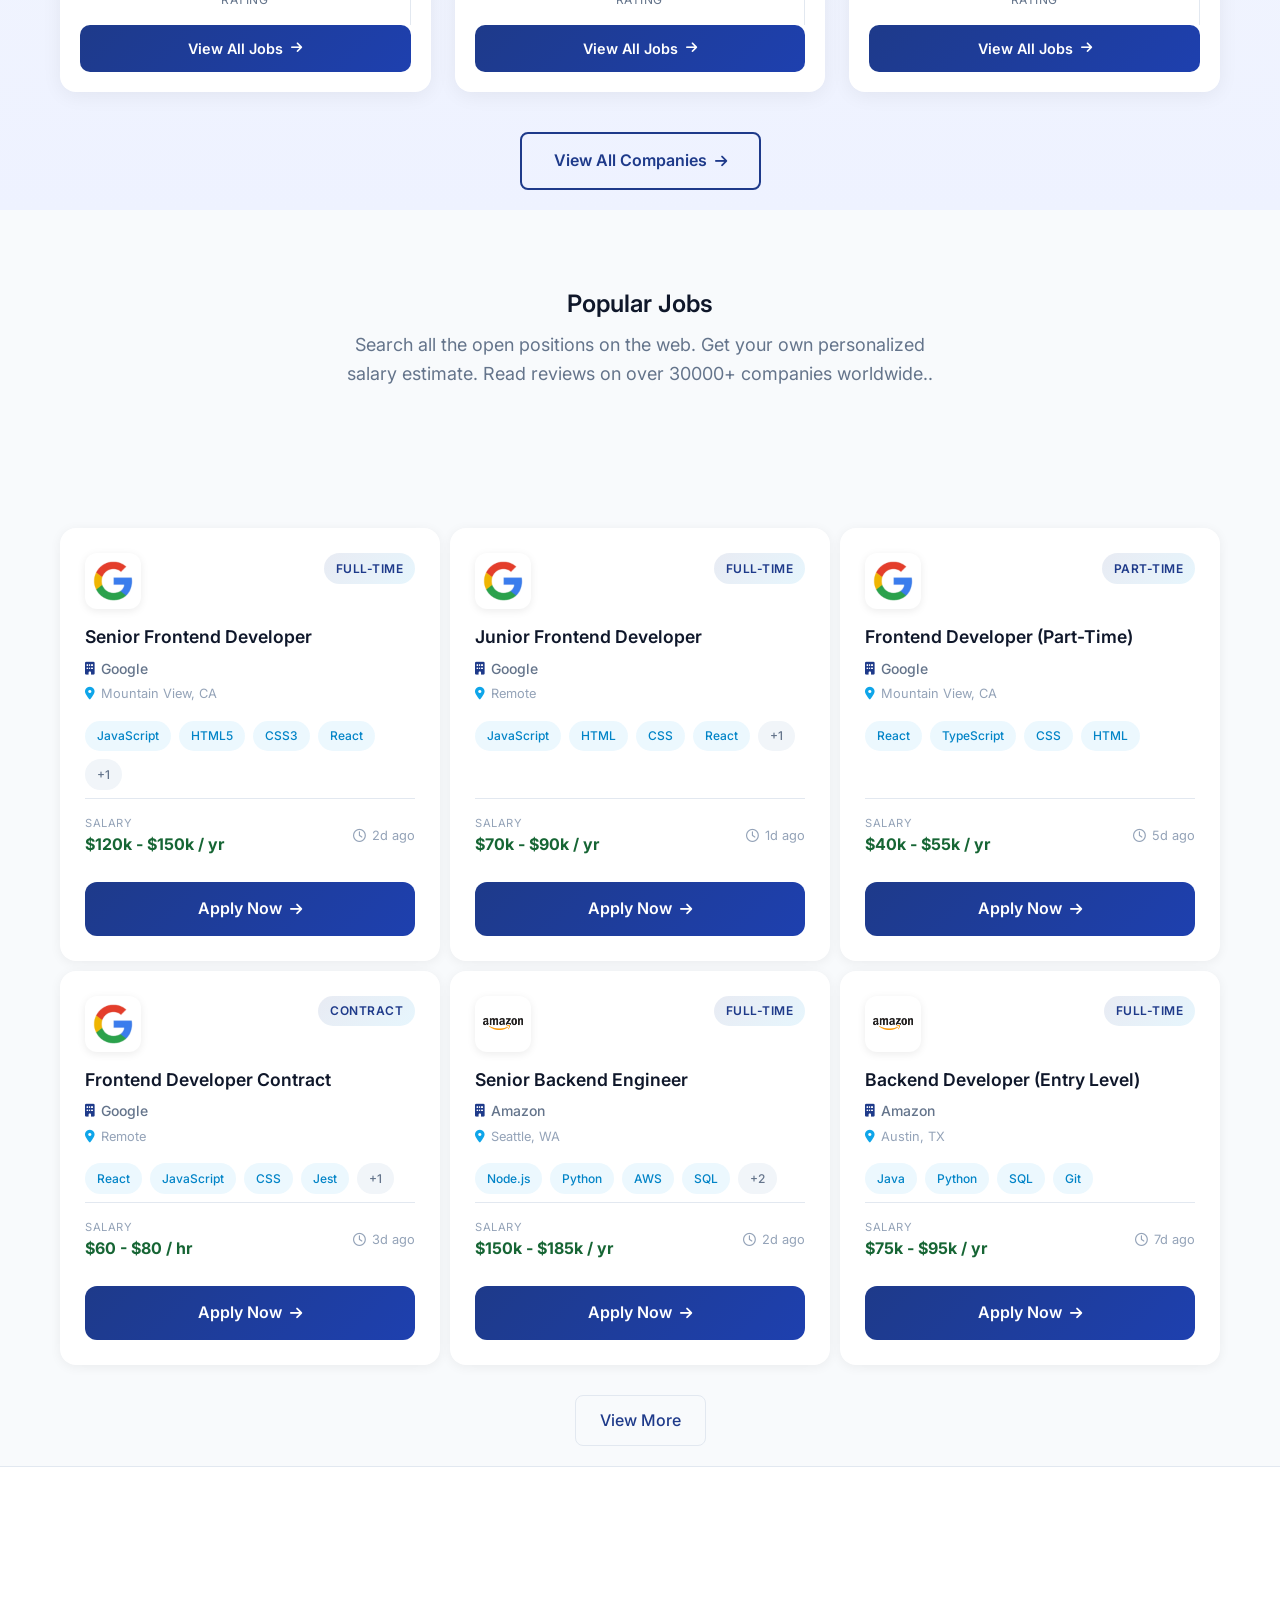
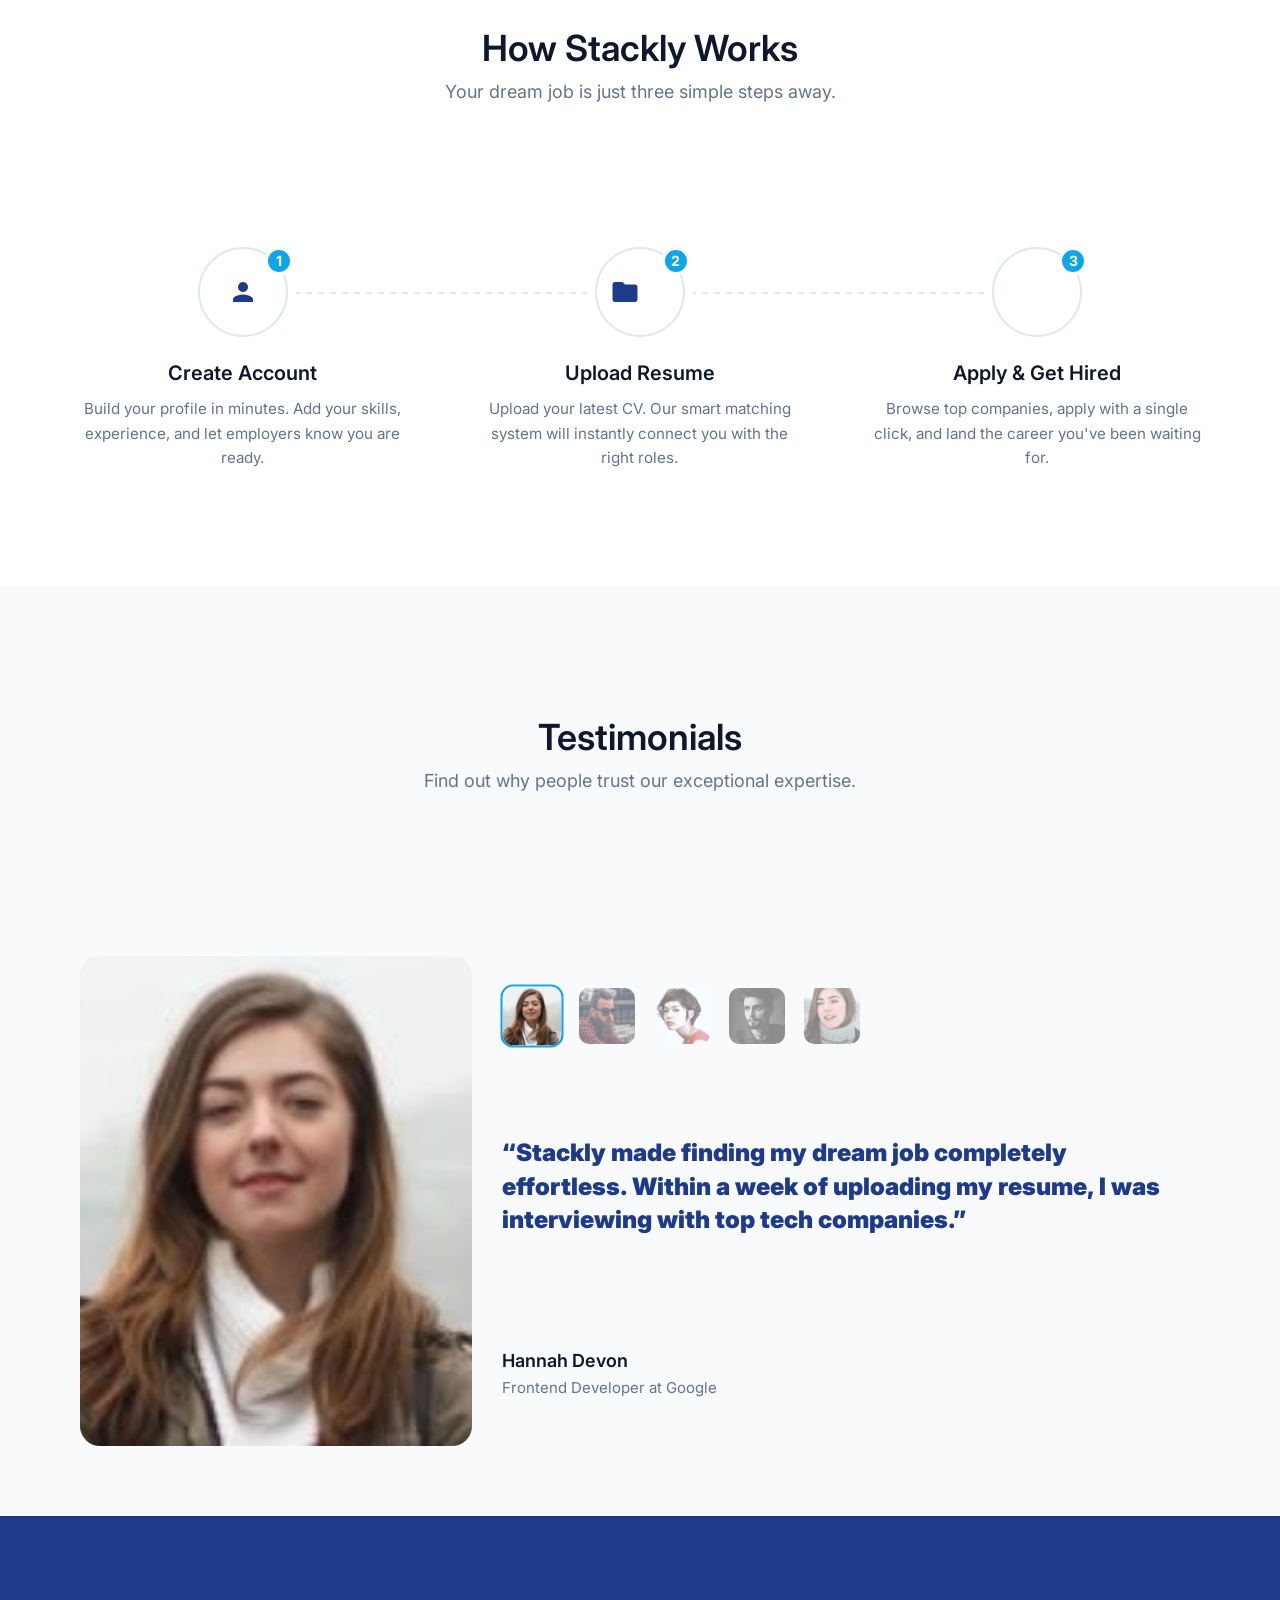
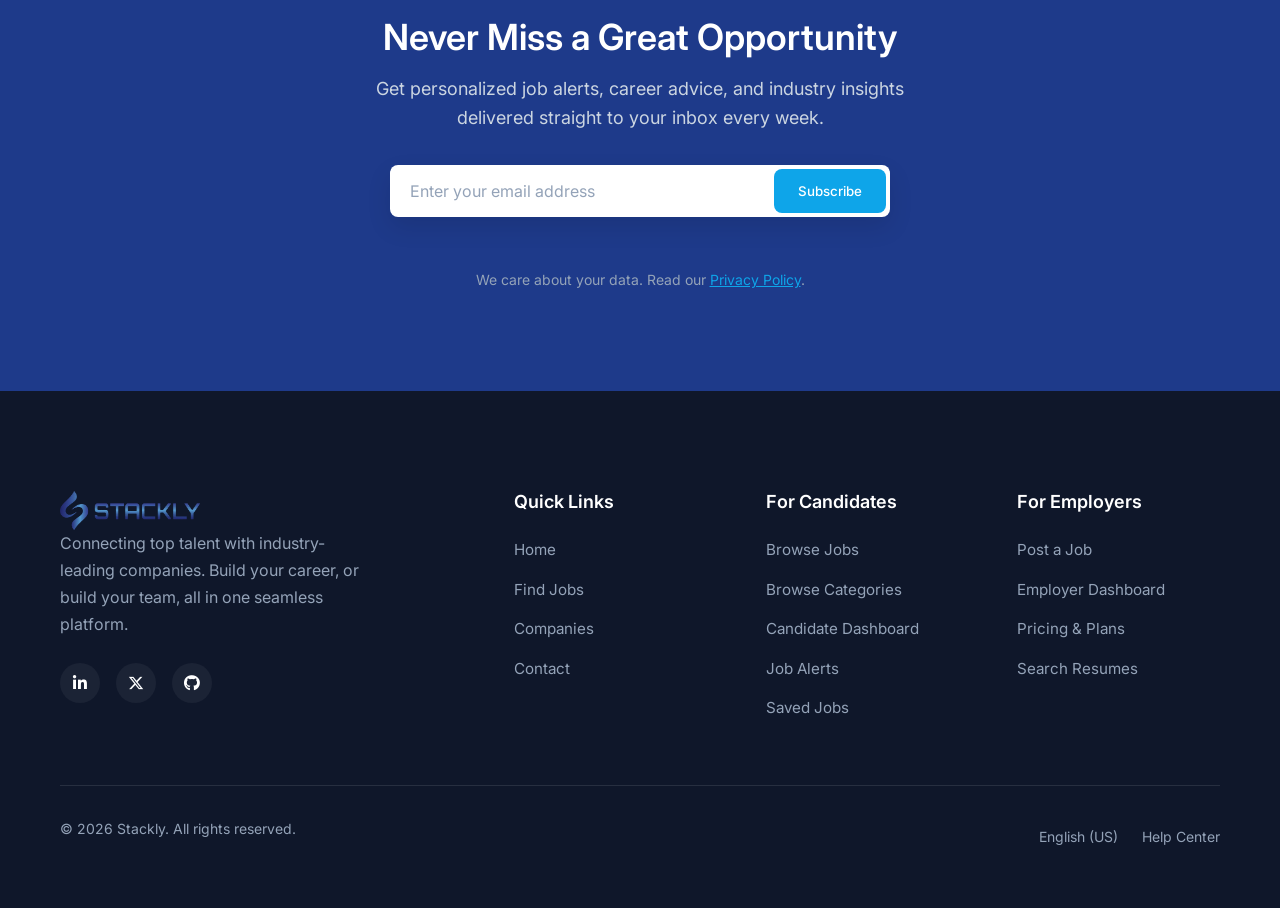
<file: job-desc.html>
<!DOCTYPE html>
<html lang="en">

<head>
    <meta charset="UTF-8">
    <meta name="viewport" content="width=device-width, initial-scale=1.0">
    <title>Job Details - Stackly Jobs</title>
    <link rel="stylesheet" href="shared.css">
    <link rel="stylesheet" href="job-desc.css">
    <link href="https://fonts.googleapis.com/css2?family=Inter:wght@300;400;500;600;700&display=swap" rel="stylesheet">
    <link href="https://fonts.googleapis.com/icon?family=Material+Icons" rel="stylesheet">
    <link rel="stylesheet" href="https://cdnjs.cloudflare.com/ajax/libs/font-awesome/6.5.1/css/all.min.css">
</head>

<body>
    <header id="header">
        <div class="head-cls">
            <a href="index.html">
                <img src="./assets/Stackly-logo-Blue.webp" alt="Stackly Logo" class="logo">
            </a>
            <nav class="menu-items" id="navMenu">
                <a href="index.html">Home</a>
                <a href="jobs-listing.html" class="active">Find Jobs</a>
                <a href="Company-listing.html">Companies</a>
                <a href="contact.html">Contact</a>
                <div class="close-btn material-icons" id="closeMenu">close</div>
                <div class="head-btns mob-view">
                    <a href="login.html" class="btn btn-primary">Login</a>
                    <a href="dashboard.html" class="btn btn-outline">Dashboard</a>
                </div>
            </nav>
            <div class="head-btns">
                <a href="login.html" class="btn btn-primary">Login</a>
                <a href="dashboard.html" class="btn btn-outline">Dashboard</a>
            </div>
            <div class="hamburger" id="hamburger">
                <span class="material-icons">menu</span>
            </div>
        </div>
    </header>

    <main class="job-detail-main">
        <div class="container">
            <div class="job-detail-container">
                <a href="index.html" class="back-link">
                    <span class="material-icons">arrow_back</span>
                    Back to Jobs
                </a>

                <div class="job-detail-header-card">
                    <div class="header-top">
                        <img id="detail-logo" src="" alt="Company Logo" class="company-logo-large">

                        <div class="header-content">
                            <h1 id="detail-title">Loading...</h1>
                            <p class="company-name" id="detail-company"></p>

                            <div class="job-meta-row">
                                <span class="meta-item">
                                    <span class="material-icons">location_on</span>
                                    <span id="detail-location"></span>
                                </span>
                                <span class="meta-item">
                                    <span class="material-icons">work</span>
                                    <span id="detail-type" class="badge"></span>
                                </span>
                                <span class="meta-item">
                                    <span class="material-icons">schedule</span>
                                    <span id="detail-posted"></span>
                                </span>
                            </div>
                        </div>
                    </div>

                    <div class="header-bottom">
                        <div class="salary-info">
                            <span class="material-icons">payments</span>
                            <div>
                                <span class="salary-label">Salary Range</span>
                                <span class="salary-value" id="detail-salary"></span>
                            </div>
                        </div>
                        <button class="btn btn-primary btn-apply-now" id="applyBtn">
                            <span class="material-icons">send</span>
                            Apply Now
                        </button>
                    </div>
                </div>

                <div class="job-detail-content">
                    <section class="content-section">
                        <h3><span class="material-icons">description</span> About the Role</h3>
                        <p id="detail-description"></p>
                    </section>

                    <section class="content-section">
                        <h3><span class="material-icons">task_alt</span> Responsibilities</h3>
                        <ul id="detail-responsibilities" class="responsibility-list"></ul>
                    </section>

                    <section class="content-section">
                        <h3><span class="material-icons">verified</span> Requirements</h3>
                        <ul id="detail-requirements" class="requirements-list"></ul>
                    </section>

                    <section class="content-section">
                        <h3><span class="material-icons">psychology</span> Required Skills</h3>
                        <div id="detail-skills" class="skills-container"></div>
                    </section>

                    <section class="content-section benefits-section">
                        <h3><span class="material-icons">card_giftcard</span> Benefits</h3>
                        <div id="detail-benefits" class="benefits-grid"></div>
                    </section>
                </div>

                <div class="sticky-apply-bar">
                    <div class="sticky-apply-content">
                        <div class="sticky-job-info">
                            <span id="sticky-title"></span>
                            <span id="sticky-company"></span>
                        </div>
                        <button class="btn btn-primary" id="applyBtnSticky">
                            <span class="material-icons">send</span>
                            Apply Now
                        </button>
                    </div>
                </div>
            </div>
        </div>
    </main>

    <div class="modal" id="applicationModal">
        <div class="modal-content">
            <div class="modal-header">
                <h2>Apply for this Position</h2>
                <button class="modal-close" id="closeModal">
                    <span class="material-icons">close</span>
                </button>
            </div>
            <form id="applicationForm" class="application-form">
                <div class="form-group">
                    <label for="fullName">Full Name *</label>
                    <input type="text" id="fullName" class="form-control" required placeholder="Enter your full name">
                </div>
                <div class="form-group">
                    <label for="email">Email Address *</label>
                    <input type="email" id="email" class="form-control" required placeholder="Enter your email">
                </div>
                <div class="form-group">
                    <label for="phone">Phone Number</label>
                    <input type="tel" id="phone" class="form-control" placeholder="Enter your phone number">
                </div>
                <div class="form-group">
                    <label for="resume">Resume/CV *</label>
                    <div class="file-upload">
                        <input type="file" id="resume" accept=".pdf,.doc,.docx" required>
                        <div class="file-upload-label">
                            <span class="material-icons">cloud_upload</span>
                            <span>Upload your resume (PDF, DOC, DOCX)</span>
                        </div>
                    </div>
                </div>
                <div class="form-group">
                    <label for="coverLetter">Cover Letter</label>
                    <textarea id="coverLetter" class="form-control" rows="4"
                        placeholder="Tell us why you're a great fit for this role"></textarea>
                </div>
                <div class="form-actions">
                    <button type="button" class="btn btn-outline" id="cancelBtn">Cancel</button>
                    <button type="submit" class="btn btn-primary">
                        <span class="material-icons">send</span>
                        Submit Application
                    </button>
                </div>
            </form>
        </div>
    </div>

    <div class="toast" id="successToast">
        <div class="toast-content">
            <span class="material-icons">check_circle</span>
            <span>Application submitted successfully!</span>
        </div>
    </div>
    <footer class="site-footer">
        <div class="container">
            <div class="footer-grid">

                <div class="footer-brand-col">
                    <img src="./assets/Stackly-logo-Blue.webp" alt="Logo" class="logo">
                    <p class="footer-bio">
                        Connecting top talent with industry-leading companies. Build your career, or build your team,
                        all in one seamless platform.
                    </p>
                    <div class="social-links">
                        <a href="404page.html" aria-label="LinkedIn" class="social-icon">
                            <i class="fa-brands fa-linkedin-in"></i>
                        </a>
                        <a href="404page.html" aria-label="Twitter" class="social-icon">
                            <i class="fa-brands fa-x-twitter"></i>
                        </a>
                        <a href="404page.html" aria-label="GitHub" class="social-icon">
                            <i class="fa-brands fa-github"></i>
                        </a>
                    </div>
                </div>
                <div class="footer-links-col">
                    <h4 class="footer-title">Quick Links</h4>
                    <ul class="footer-list">
                        <li><a href="index.html">Home</a></li>
                        <li><a href="jobs-listing.html">Find Jobs</a></li>
                        <li><a href="Company-listing.html">Companies</a></li>
                        <li><a href="contact.html">Contact</a></li>
                    </ul>
                </div>
                <div class="footer-links-col">
                    <h4 class="footer-title">For Candidates</h4>
                    <ul class="footer-list">
                        <li><a href="404page.html">Browse Jobs</a></li>
                        <li><a href="404page.html">Browse Categories</a></li>
                        <li><a href="404page.html">Candidate Dashboard</a></li>
                        <li><a href="404page.html">Job Alerts</a></li>
                        <li><a href="404page.html">Saved Jobs</a></li>
                    </ul>
                </div>

                <div class="footer-links-col">
                    <h4 class="footer-title">For Employers</h4>
                    <ul class="footer-list">
                        <li><a href="404page.html">Post a Job</a></li>
                        <li><a href="404page.html">Employer Dashboard</a></li>
                        <li><a href="404page.html">Pricing & Plans</a></li>
                        <li><a href="404page.html">Search Resumes</a></li>
                    </ul>
                </div>
            </div>
            <div class="footer-bottom">
                <p>&copy; 2026 Stackly. All rights reserved.</p>
                <div class="footer-bottom-links">
                    <a href="404page.html">English (US)</a>
                    <a href="404page.html">Help Center</a>
                </div>
            </div>
        </div>
    </footer>
    <script src="script.js"></script>
    <script>
        document.addEventListener('DOMContentLoaded', () => {
            const urlParams = new URLSearchParams(window.location.search);
            const jobId = urlParams.get('id');

            if (jobId) {
                loadJobDetails(jobId);
            } else {
                document.getElementById('detail-title').textContent = "Job not found.";
                window.location.href = 'index.html';
            }

            const modal = document.getElementById('applicationModal');
            const applyBtns = document.querySelectorAll('#applyBtn, #applyBtnSticky');
            const closeModal = document.getElementById('closeModal');
            const cancelBtn = document.getElementById('cancelBtn');

            applyBtns.forEach(btn => {
                btn.addEventListener('click', () => {
                    // modal.classList.add('active');
                    window.location.href = '404page.html';
                    document.body.style.overflow = 'hidden';
                });
            });

            const closeModalHandler = () => {
                modal.classList.remove('active');
                document.body.style.overflow = '';
            };

            closeModal.addEventListener('click', closeModalHandler);
            cancelBtn.addEventListener('click', closeModalHandler);

            modal.addEventListener('click', (e) => {
                if (e.target === modal) {
                    closeModalHandler();
                }
            });

            const form = document.getElementById('applicationForm');
            form.addEventListener('submit', (e) => {
                e.preventDefault();
                closeModalHandler();
                showToast();
                form.reset();
            });

            function showToast() {
                const toast = document.getElementById('successToast');
                toast.classList.add('show');
                setTimeout(() => {
                    toast.classList.remove('show');
                }, 4000);
            }

            async function loadJobDetails(id) {
                try {
                    const response = await fetch('jobs.json');
                    const jobs = await response.json();
                    const selectedJob = jobs.find(job => job.id == id);

                    if (selectedJob) {
                        document.getElementById('detail-title').textContent = selectedJob.title;
                        document.getElementById('detail-company').textContent = selectedJob.company;
                        document.getElementById('detail-location').textContent = selectedJob.location;
                        document.getElementById('detail-description').textContent = selectedJob.description;
                        document.getElementById('detail-salary').textContent = selectedJob.salary;

                        document.getElementById('sticky-title').textContent = selectedJob.title;
                        document.getElementById('sticky-company').textContent = selectedJob.company;

                        const logoEl = document.getElementById('detail-logo');
                        logoEl.src = selectedJob.logo;
                        logoEl.alt = `${selectedJob.company} Logo`;
                        logoEl.style.display = 'block';

                        const typeEl = document.getElementById('detail-type');
                        typeEl.textContent = selectedJob.type;
                        typeEl.className = 'badge badge-primary';

                        const postedEl = document.getElementById('detail-posted');
                        const postedDays = selectedJob.posted;
                        postedEl.textContent = postedDays === 1 ? 'Posted 1 day ago' : `Posted ${postedDays} days ago`;

                        const respList = document.getElementById('detail-responsibilities');
                        respList.innerHTML = '';
                        if (selectedJob.responsibilities) {
                            selectedJob.responsibilities.forEach(resp => {
                                const li = document.createElement('li');
                                li.innerHTML = `<span class="material-icons">arrow_right</span>${resp}`;
                                respList.appendChild(li);
                            });
                        }

                        const reqList = document.getElementById('detail-requirements');
                        reqList.innerHTML = '';
                        selectedJob.requirements.forEach(req => {
                            const li = document.createElement('li');
                            li.innerHTML = `<span class="material-icons">check_circle</span>${req}`;
                            reqList.appendChild(li);
                        });

                        const skillsContainer = document.getElementById('detail-skills');
                        skillsContainer.innerHTML = '';
                        selectedJob.skills.forEach(skill => {
                            const skillPill = document.createElement('span');
                            skillPill.className = 'skill-pill';
                            skillPill.textContent = skill;
                            skillsContainer.appendChild(skillPill);
                        });

                        const benefitsContainer = document.getElementById('detail-benefits');
                        benefitsContainer.innerHTML = '';
                        if (selectedJob.benefits) {
                            selectedJob.benefits.forEach(benefit => {
                                const benefitCard = document.createElement('div');
                                benefitCard.className = 'benefit-item';
                                benefitCard.innerHTML = `
                                    <span class="material-icons">star</span>
                                    <span>${benefit}</span>
                                `;
                                benefitsContainer.appendChild(benefitCard);
                            });
                        }

                        document.title = `${selectedJob.title} at ${selectedJob.company} - Stackly Jobs`;

                    } else {
                        document.getElementById('detail-title').textContent = "Job no longer available.";
                    }

                } catch (error) {
                    console.error('Error fetching job details:', error);
                }
            }
        });
    </script>
</body>

</html>
</file>
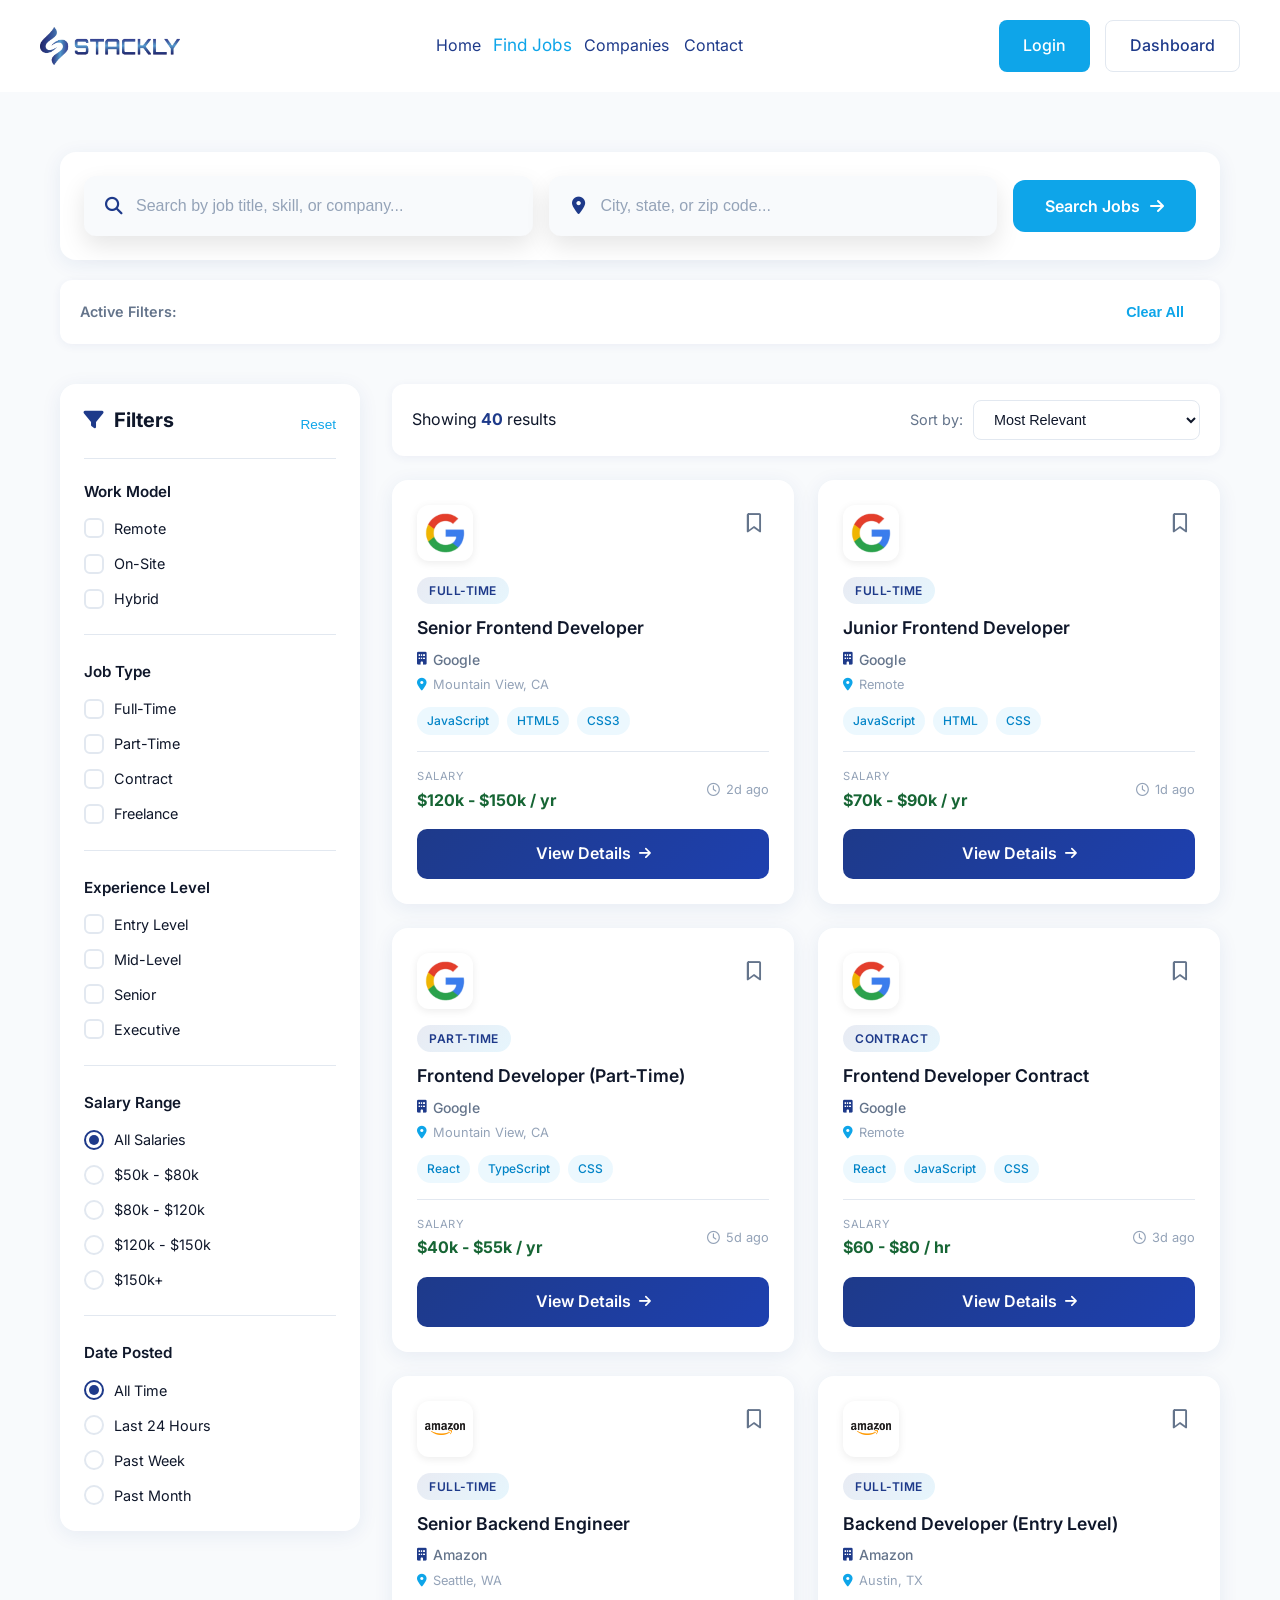
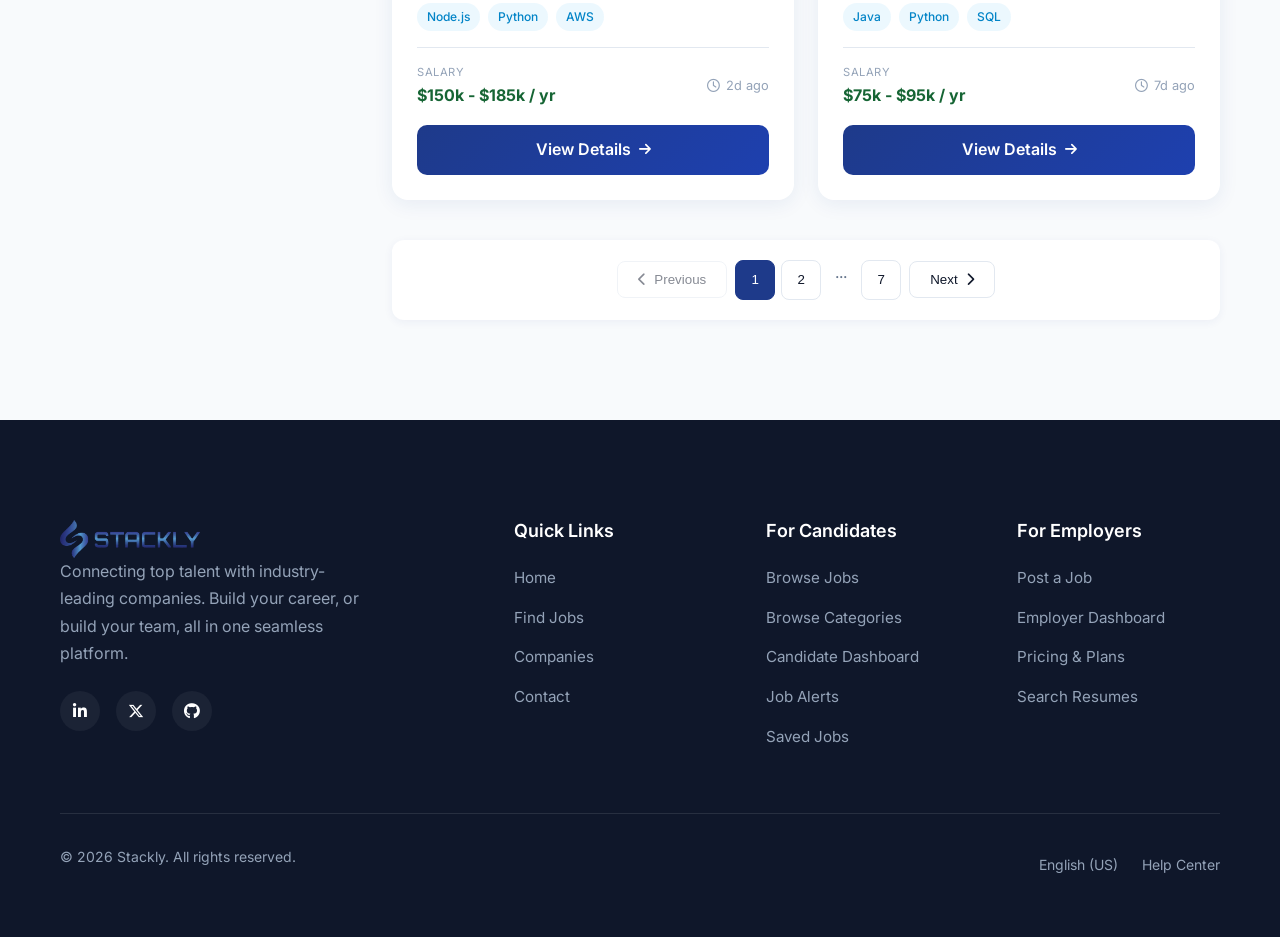
<file: jobs-listing.html>
<!DOCTYPE html>
<html lang="en">

<head>
    <meta charset="UTF-8">
    <meta name="viewport" content="width=device-width, initial-scale=1.0">
    <title>Find Jobs - Stackly Job Portal</title>
    <meta name="description" content="Search and find your dream job with Stackly Job Portal" />
    <link rel="stylesheet" href="shared.css">
    <link rel="stylesheet" href="style.css">
    <link rel="stylesheet" href="jobs-listing.css">
    <link href="https://fonts.googleapis.com/icon?family=Material+Icons" rel="stylesheet">
    <link
        href="https://fonts.googleapis.com/css2?family=Inter:wght@300;400;500;600;700;800&family=Outfit:wght@400;600;700;800;900&display=swap"
        rel="stylesheet">
    <link rel="stylesheet" href="https://cdnjs.cloudflare.com/ajax/libs/font-awesome/6.5.1/css/all.min.css">
    <link href="https://unpkg.com/aos@2.3.1/dist/aos.css" rel="stylesheet">
</head>

<body>
    <header id="header">
        <div class="head-cls">
            <a href="index.html">
                <img src="./assets/Stackly-logo-Blue.webp" alt="Stackly Logo" class="logo">
            </a>
            <nav class="menu-items" id="navMenu">
                <a href="index.html">Home</a>
                <a href="jobs-listing.html" class="active">Find Jobs</a>
                <a href="Company-listing.html">Companies</a>
                <a href="contact.html">Contact</a>
                <div class="close-btn material-icons" id="closeMenu">close</div>
                <div class="head-btns mob-view">
                    <a href="login.html" class="btn btn-primary">Login</a>
                    <a href="dashboard.html" class="btn btn-outline">Dashboard</a>
                </div>
            </nav>
            <div class="head-btns">
                <a href="login.html" class="btn btn-primary">Login</a>
                <a href="dashboard.html" class="btn btn-outline">Dashboard</a>
            </div>
            <div class="hamburger" id="hamburger">
                <span class="material-icons">menu</span>
            </div>
        </div>
    </header>

    <main class="jobs-listing-main">
        <div class="container">
            <section class="top-search-bar">
                <div class="search-controls">
                    <div class="search-inputs">
                        <div class="input-group keyword-input">
                            <span class="input-icon"><i class="fas fa-search"></i></span>
                            <input type="text" id="keywordInput"
                                placeholder="Search by job title, skill, or company...">
                        </div>
                        <div class="input-group location-input">
                            <span class="input-icon"><i class="fas fa-map-marker-alt"></i></span>
                            <input type="text" id="locationInput" placeholder="City, state, or zip code...">
                        </div>
                        <button class="btn btn-primary btn-search-jobs" id="searchBtn">
                            <span>Search Jobs</span>
                            <i class="fas fa-arrow-right"></i>
                        </button>
                    </div>
                </div>
                <span class="error-message" id="searchError"></span>
                <div class="active-filters" id="activeFilters">
                    <span class="filters-label">Active Filters:</span>
                    <div class="filter-tags" id="filterTags">
                    </div>
                    <button class="clear-all-btn" id="clearAllFilters">Clear All</button>
                </div>
            </section>

            <div class="jobs-content-wrapper">
                <aside class="filter-sidebar">
                    <div class="filter-header">
                        <h3><i class="fas fa-filter"></i> Filters</h3>
                        <button class="reset-filters-btn" id="resetFilters">Reset</button>
                    </div>
                    <div class="filter-section">
                        <h4 class="filter-title">Work Model</h4>
                        <div class="filter-options">
                            <label class="checkbox-label">
                                <input type="checkbox" name="workModel" value="Remote">
                                <span class="checkbox-custom"></span>
                                <span class="label-text">Remote</span>
                            </label>
                            <label class="checkbox-label">
                                <input type="checkbox" name="workModel" value="On-Site">
                                <span class="checkbox-custom"></span>
                                <span class="label-text">On-Site</span>
                            </label>
                            <label class="checkbox-label">
                                <input type="checkbox" name="workModel" value="Hybrid">
                                <span class="checkbox-custom"></span>
                                <span class="label-text">Hybrid</span>
                            </label>
                        </div>
                    </div>

                    <div class="filter-section">
                        <h4 class="filter-title">Job Type</h4>
                        <div class="filter-options">
                            <label class="checkbox-label">
                                <input type="checkbox" name="jobType" value="Full-Time">
                                <span class="checkbox-custom"></span>
                                <span class="label-text">Full-Time</span>
                            </label>
                            <label class="checkbox-label">
                                <input type="checkbox" name="jobType" value="Part-Time">
                                <span class="checkbox-custom"></span>
                                <span class="label-text">Part-Time</span>
                            </label>
                            <label class="checkbox-label">
                                <input type="checkbox" name="jobType" value="Contract">
                                <span class="checkbox-custom"></span>
                                <span class="label-text">Contract</span>
                            </label>
                            <label class="checkbox-label">
                                <input type="checkbox" name="jobType" value="Freelance">
                                <span class="checkbox-custom"></span>
                                <span class="label-text">Freelance</span>
                            </label>
                        </div>
                    </div>
                    <div class="filter-section">
                        <h4 class="filter-title">Experience Level</h4>
                        <div class="filter-options">
                            <label class="checkbox-label">
                                <input type="checkbox" name="experience" value="Entry Level">
                                <span class="checkbox-custom"></span>
                                <span class="label-text">Entry Level</span>
                            </label>
                            <label class="checkbox-label">
                                <input type="checkbox" name="experience" value="Mid-Level">
                                <span class="checkbox-custom"></span>
                                <span class="label-text">Mid-Level</span>
                            </label>
                            <label class="checkbox-label">
                                <input type="checkbox" name="experience" value="Senior">
                                <span class="checkbox-custom"></span>
                                <span class="label-text">Senior</span>
                            </label>
                            <label class="checkbox-label">
                                <input type="checkbox" name="experience" value="Executive">
                                <span class="checkbox-custom"></span>
                                <span class="label-text">Executive</span>
                            </label>
                        </div>
                    </div>
                    <div class="filter-section">
                        <h4 class="filter-title">Salary Range</h4>
                        <div class="filter-options salary-options">
                            <label class="radio-label">
                                <input type="radio" name="salary" value="all" checked>
                                <span class="radio-custom"></span>
                                <span class="label-text">All Salaries</span>
                            </label>
                            <label class="radio-label">
                                <input type="radio" name="salary" value="50k-80k">
                                <span class="radio-custom"></span>
                                <span class="label-text">$50k - $80k</span>
                            </label>
                            <label class="radio-label">
                                <input type="radio" name="salary" value="80k-120k">
                                <span class="radio-custom"></span>
                                <span class="label-text">$80k - $120k</span>
                            </label>
                            <label class="radio-label">
                                <input type="radio" name="salary" value="120k-150k">
                                <span class="radio-custom"></span>
                                <span class="label-text">$120k - $150k</span>
                            </label>
                            <label class="radio-label">
                                <input type="radio" name="salary" value="150k+">
                                <span class="radio-custom"></span>
                                <span class="label-text">$150k+</span>
                            </label>
                        </div>
                    </div>
                    <div class="filter-section">
                        <h4 class="filter-title">Date Posted</h4>
                        <div class="filter-options">
                            <label class="radio-label">
                                <input type="radio" name="datePosted" value="all" checked>
                                <span class="radio-custom"></span>
                                <span class="label-text">All Time</span>
                            </label>
                            <label class="radio-label">
                                <input type="radio" name="datePosted" value="1">
                                <span class="radio-custom"></span>
                                <span class="label-text">Last 24 Hours</span>
                            </label>
                            <label class="radio-label">
                                <input type="radio" name="datePosted" value="7">
                                <span class="radio-custom"></span>
                                <span class="label-text">Past Week</span>
                            </label>
                            <label class="radio-label">
                                <input type="radio" name="datePosted" value="30">
                                <span class="radio-custom"></span>
                                <span class="label-text">Past Month</span>
                            </label>
                        </div>
                    </div>
                </aside>

                <section class="jobs-results">
                    <div class="results-header">
                        <div class="results-count" id="resultsCount">
                        </div>
                        <div class="sort-controls">
                            <label for="sortSelect">Sort by:</label>
                            <select id="sortSelect" class="sort-dropdown">
                                <option value="relevance">Most Relevant</option>
                                <option value="date">Date Posted (Newest First)</option>
                                <option value="salary">Salary (Highest First)</option>
                            </select>
                        </div>
                    </div>

                    <div class="job-cards-container" id="jobCardsContainer">
                    </div>

                    <div class="no-results-state" id="noResultsState" style="display: none;">
                        <div class="no-results-illustration">
                            <i class="fas fa-search"></i>
                        </div>
                        <h3>We couldn't find any jobs matching those exact filters.</h3>
                        <p>Try adjusting your search criteria or remove some filters to see more results.</p>

                        <div class="job-alert-prompt">
                            <h4><i class="fas fa-bell"></i> Get notified when a role like this opens up</h4>
                            <form class="alert-form" id="jobAlertForm">
                                <input type="email" placeholder="Enter your email address" required>
                                <button type="submit" class="btn btn-primary">Set Job Alert</button>
                            </form>
                        </div>
                    </div>

                    <div class="pagination-container" id="paginationContainer">
                        <button class="pagination-btn" id="prevPage" disabled>
                            <i class="fas fa-chevron-left"></i> Previous
                        </button>
                        <div class="pagination-numbers" id="paginationNumbers">
                        </div>
                        <button class="pagination-btn" id="nextPage">
                            Next <i class="fas fa-chevron-right"></i>
                        </button>
                    </div>

                    <div class="load-more-container" id="loadMoreContainer" style="display: none;">
                        <button class="btn btn-outline btn-load-more" id="loadMoreBtn">
                            Load More Jobs <i class="fas fa-plus"></i>
                        </button>
                    </div>
                </section>
            </div>
        </div>
    </main>
    <footer class="site-footer">
        <div class="container">
            <div class="footer-grid">

                <div class="footer-brand-col">
                    <img src="./assets/Stackly-logo-Blue.webp" alt="Logo" class="logo">
                    <p class="footer-bio">
                        Connecting top talent with industry-leading companies. Build your career, or build your team,
                        all in one seamless platform.
                    </p>
                    <div class="social-links">
                        <a href="404page.html" aria-label="LinkedIn" class="social-icon">
                            <i class="fa-brands fa-linkedin-in"></i>
                        </a>
                        <a href="404page.html" aria-label="Twitter" class="social-icon">
                            <i class="fa-brands fa-x-twitter"></i>
                        </a>
                        <a href="404page.html" aria-label="GitHub" class="social-icon">
                            <i class="fa-brands fa-github"></i>
                        </a>
                    </div>
                </div>
                <div class="footer-links-col">
                    <h4 class="footer-title">Quick Links</h4>
                    <ul class="footer-list">
                        <li><a href="index.html">Home</a></li>
                        <li><a href="jobs-listing.html">Find Jobs</a></li>
                        <li><a href="Company-listing.html">Companies</a></li>
                        <li><a href="contact.html">Contact</a></li>
                    </ul>
                </div>
                <div class="footer-links-col">
                    <h4 class="footer-title">For Candidates</h4>
                    <ul class="footer-list">
                        <li><a href="404page.html">Browse Jobs</a></li>
                        <li><a href="404page.html">Browse Categories</a></li>
                        <li><a href="404page.html">Candidate Dashboard</a></li>
                        <li><a href="404page.html">Job Alerts</a></li>
                        <li><a href="404page.html">Saved Jobs</a></li>
                    </ul>
                </div>

                <div class="footer-links-col">
                    <h4 class="footer-title">For Employers</h4>
                    <ul class="footer-list">
                        <li><a href="404page.html">Post a Job</a></li>
                        <li><a href="404page.html">Employer Dashboard</a></li>
                        <li><a href="404page.html">Pricing & Plans</a></li>
                        <li><a href="404page.html">Search Resumes</a></li>
                    </ul>
                </div>
            </div>
            <div class="footer-bottom">
                <p>&copy; 2026 Stackly. All rights reserved.</p>
                <div class="footer-bottom-links">
                    <a href="404page.html">English (US)</a>
                    <a href="404page.html">Help Center</a>
                </div>
            </div>
        </div>
    </footer>
    <script src="script.js"></script>
    <script src="https://unpkg.com/aos@2.3.1/dist/aos.js"></script>
    <script>
        AOS.init({
            duration: 1000,
            once: true,
            offset: 100
        });
    </script>
    <script>
        document.addEventListener('DOMContentLoaded', function () {
            let allJobs = [];
            let filteredJobs = [];
            let currentPage = 1;
            const jobsPerPage = 6;
            let savedJobs = JSON.parse(localStorage.getItem('savedJobs')) || [];

            loadJobs();

            async function loadJobs() {
                try {
                    const response = await fetch('./jobs.json');
                    allJobs = await response.json();
                    filteredJobs = [...allJobs];
                    applyDefaultFilters();
                    renderJobs();
                    updateFilterCounts();
                } catch (error) {
                    console.error('Error loading jobs:', error);
                    showNoResults();
                }
            }

            function applyDefaultFilters() {
                const urlParams = new URLSearchParams(window.location.search);
                const keyword = urlParams.get('keyword');
                const location = urlParams.get('location');

                if (keyword) {
                    document.getElementById('keywordInput').value = keyword;
                    filterByKeyword(keyword);
                }
                if (location) {
                    document.getElementById('locationInput').value = location;
                    filterByLocation(location);
                }
            }

            function filterByKeyword(keyword) {
                if (!keyword) return;
                const kw = keyword.toLowerCase();
                filteredJobs = filteredJobs.filter(job =>
                    job.title.toLowerCase().includes(kw) ||
                    job.company.toLowerCase().includes(kw) ||
                    job.skills.some(skill => skill.toLowerCase().includes(kw))
                );
            }

            function filterByLocation(location) {
                if (!location) return;
                const loc = location.toLowerCase();
                filteredJobs = filteredJobs.filter(job =>
                    job.location.toLowerCase().includes(loc)
                );
            }

            function renderJobs() {
                const container = document.getElementById('jobCardsContainer');
                const noResults = document.getElementById('noResultsState');
                const pagination = document.getElementById('paginationContainer');
                const loadMore = document.getElementById('loadMoreContainer');

                if (filteredJobs.length === 0) {
                    container.innerHTML = '';
                    noResults.style.display = 'block';
                    pagination.style.display = 'none';
                    loadMore.style.display = 'none';
                    document.getElementById('resultsCount').innerHTML = '<span class="count">0</span> jobs found';
                    return;
                }

                noResults.style.display = 'none';

                sortJobs();
                const totalPages = Math.ceil(filteredJobs.length / jobsPerPage);
                const startIndex = (currentPage - 1) * jobsPerPage;
                const endIndex = startIndex + jobsPerPage;
                const pageJobs = filteredJobs.slice(startIndex, endIndex);

                const keyword = document.getElementById('keywordInput').value;
                const location = document.getElementById('locationInput').value;
                let countText = `Showing <span class="count">${filteredJobs.length}</span> results`;
                if (keyword) countText += ` for "${keyword}"`;
                if (location) countText += ` in ${location}`;
                document.getElementById('resultsCount').innerHTML = countText;

                container.innerHTML = pageJobs.map(job => createJobCard(job)).join('');

                if (totalPages > 1) {
                    pagination.style.display = 'flex';
                    renderPagination(totalPages);
                    loadMore.style.display = 'none';
                } else {
                    pagination.style.display = 'none';
                    loadMore.style.display = 'none';
                }
            }

            function createJobCard(job) {
                const isSaved = savedJobs.includes(job.id);
                const tags = job.skills ? job.skills.slice(0, 3) : [];
                const tagsHTML = tags.map(tag => `<span class="skill-tag">${tag}</span>`).join('');

                return `
                    <div class="job-card-listing" data-job-id="${job.id}"  data-aos="fade-up">
                        <div class="card-header">
                            <div class="company-logo-wrapper">
                                <img src="${job.logo}" alt="${job.company}" class="company-logo">
                            </div>
                            <button class="save-job-btn ${isSaved ? 'saved' : ''}" data-job-id="${job.id}" title="${isSaved ? 'Unsave job' : 'Save job'}">
                                <i class="${isSaved ? 'fas' : 'far'} fa-bookmark"></i>
                            </button>
                        </div>
                        <div class="card-body">
                            <div class="job-type-badge">${job.type || 'Full-Time'}</div>
                            <h3 class="job-title">
                                <a href="job-desc.html?id=${job.id}">${job.title}</a>
                            </h3>
                            <p class="company-name">
                                <i class="fas fa-building"></i> ${job.company}
                            </p>
                            <p class="job-location">
                                <i class="fas fa-map-marker-alt"></i> ${job.location}
                            </p>
                            <div class="skills-row">
                                ${tagsHTML}
                            </div>
                        </div>
                        <div class="card-footer">
                            <div class="salary-wrapper">
                                <span class="salary-label">Salary</span>
                                <span class="salary-value">${job.salary}</span>
                            </div>
                            <div class="job-meta-info">
                                <span class="posted-time"><i class="far fa-clock"></i> ${job.posted}d ago</span>
                            </div>
                        </div>
                        <a href="job-desc.html?id=${job.id}" class="btn-view-details">
                            View Details <i class="fas fa-arrow-right"></i>
                        </a>
                    </div>
                `;
            }

            function sortJobs() {
                const sortValue = document.getElementById('sortSelect').value;

                switch (sortValue) {
                    case 'date':
                        filteredJobs.sort((a, b) => a.posted - b.posted);
                        break;
                    case 'salary':
                        filteredJobs.sort((a, b) => {
                            const salaryA = parseSalary(a.salary);
                            const salaryB = parseSalary(b.salary);
                            return salaryB - salaryA;
                        });
                        break;
                }
            }

            function parseSalary(salaryStr) {
                if (!salaryStr) return 0;
                const match = salaryStr.match(/\$(\d+)k/);
                return match ? parseInt(match[1]) : 0;
            }

            function renderPagination(totalPages) {
                const container = document.getElementById('paginationNumbers');
                let html = '';

                document.getElementById('prevPage').disabled = currentPage === 1;

                for (let i = 1; i <= totalPages; i++) {
                    if (i === 1 || i === totalPages || (i >= currentPage - 1 && i <= currentPage + 1)) {
                        html += `<button class="page-number ${i === currentPage ? 'active' : ''}" data-page="${i}">${i}</button>`;
                    } else if (i === currentPage - 2 || i === currentPage + 2) {
                        html += `<span class="page-dots">...</span>`;
                    }
                }

                container.innerHTML = html;
                document.getElementById('nextPage').disabled = currentPage === totalPages;
            }

            function applyAllFilters() {
                filteredJobs = [...allJobs];
                const keyword = document.getElementById('keywordInput').value;
                if (keyword) {
                    filterByKeyword(keyword);
                    addActiveFilter('keyword', keyword);
                }

                const location = document.getElementById('locationInput').value;
                if (location) {
                    filterByLocation(location);
                    addActiveFilter('location', location);
                }
                const workModels = getCheckedValues('workModel');
                if (workModels.length > 0) {
                    filteredJobs = filteredJobs.filter(job => {
                        const jobModel = getJobWorkModel(job);
                        return workModels.includes(jobModel);
                    });
                    workModels.forEach(model => addActiveFilter('workModel', model));
                }

                const jobTypes = getCheckedValues('jobType');
                if (jobTypes.length > 0) {
                    filteredJobs = filteredJobs.filter(job =>
                        jobTypes.includes(job.type || 'Full-Time')
                    );
                    jobTypes.forEach(type => addActiveFilter('jobType', type));
                }

                const experienceLevels = getCheckedValues('experience');
                if (experienceLevels.length > 0) {
                    filteredJobs = filteredJobs.filter(job => {
                        const level = getJobExperienceLevel(job);
                        return experienceLevels.includes(level);
                    });
                    experienceLevels.forEach(level => addActiveFilter('experience', level));
                }

                const salaryRange = document.querySelector('input[name="salary"]:checked').value;
                if (salaryRange !== 'all') {
                    filteredJobs = filteredJobs.filter(job => {
                        const salary = parseSalary(job.salary);
                        return isInSalaryRange(salary, salaryRange);
                    });
                    addActiveFilter('salary', salaryRange);
                }

                const datePosted = document.querySelector('input[name="datePosted"]:checked').value;
                if (datePosted !== 'all') {
                    const days = parseInt(datePosted);
                    filteredJobs = filteredJobs.filter(job => job.posted <= days);
                    addActiveFilter('datePosted', datePosted);
                }

                currentPage = 1;
                renderJobs();
                updateActiveFiltersDisplay();
            }

            function getJobWorkModel(job) {
                const models = ['Remote', 'On-Site', 'Hybrid'];
                return models[Math.floor(Math.random() * models.length)];
            }

            function getJobExperienceLevel(job) {
                const title = job.title.toLowerCase();
                if (title.includes('senior') || title.includes('lead') || title.includes('manager')) {
                    return 'Senior';
                } else if (title.includes('junior') || title.includes('entry')) {
                    return 'Entry Level';
                } else if (title.includes('executive') || title.includes('director') || title.includes('vp')) {
                    return 'Executive';
                }
                return 'Mid-Level';
            }

            function isInSalaryRange(salary, range) {
                switch (range) {
                    case '50k-80k': return salary >= 50 && salary <= 80;
                    case '80k-120k': return salary >= 80 && salary <= 120;
                    case '120k-150k': return salary >= 120 && salary <= 150;
                    case '150k+': return salary >= 150;
                    default: return true;
                }
            }

            function getCheckedValues(name) {
                return Array.from(document.querySelectorAll(`input[name="${name}"]:checked`)).map(cb => cb.value);
            }

            function addActiveFilter(type, value) {
            }

            function updateActiveFiltersDisplay() {
                const container = document.getElementById('filterTags');
                container.innerHTML = '';

                const keyword = document.getElementById('keywordInput').value;
                if (keyword) {
                    createFilterTag('Keyword', keyword, 'keyword');
                }

                const location = document.getElementById('locationInput').value;
                if (location) {
                    createFilterTag('Location', location, 'location');
                }

                getCheckedValues('workModel').forEach(val => {
                    createFilterTag('Work Model', val, 'workModel', val);
                });

                getCheckedValues('jobType').forEach(val => {
                    createFilterTag('Job Type', val, 'jobType', val);
                });

                getCheckedValues('experience').forEach(val => {
                    createFilterTag('Experience', val, 'experience', val);
                });
                const salary = document.querySelector('input[name="salary"]:checked').value;
                if (salary !== 'all') {
                    createFilterTag('Salary', salary, 'salary', salary);
                }

                const datePosted = document.querySelector('input[name="datePosted"]:checked').value;
                if (datePosted !== 'all') {
                    const dateText = datePosted === '1' ? 'Last 24 Hours' :
                        datePosted === '7' ? 'Past Week' : 'Past Month';
                    createFilterTag('Date Posted', dateText, 'datePosted', datePosted);
                }
            }

            function createFilterTag(type, value, filterType, filterValue) {
                const container = document.getElementById('filterTags');
                const tag = document.createElement('span');
                tag.className = 'filter-tag';
                tag.innerHTML = `${value} <i class="fas fa-times"></i>`;
                tag.onclick = () => removeFilter(filterType, filterValue || value);
                container.appendChild(tag);
            }

            function removeFilter(type, value) {
                if (type === 'keyword') {
                    document.getElementById('keywordInput').value = '';
                } else if (type === 'location') {
                    document.getElementById('locationInput').value = '';
                } else if (type === 'salary') {
                    document.querySelector('input[name="salary"][value="all"]').checked = true;
                } else if (type === 'datePosted') {
                    document.querySelector('input[name="datePosted"][value="all"]').checked = true;
                } else {
                    const checkbox = document.querySelector(`input[name="${type}"][value="${value}"]`);
                    if (checkbox) checkbox.checked = false;
                }
                applyAllFilters();
            }

            function clearAllFilters() {
                document.getElementById('keywordInput').value = '';
                document.getElementById('locationInput').value = '';
                document.querySelectorAll('input[type="checkbox"]').forEach(cb => cb.checked = false);
                document.querySelector('input[name="salary"][value="all"]').checked = true;
                document.querySelector('input[name="datePosted"][value="all"]').checked = true;
                document.getElementById('salaryValue').textContent = '0';

                filteredJobs = [...allJobs];
                currentPage = 1;
                renderJobs();
                updateActiveFiltersDisplay();
            }

            function updateFilterCounts() {
                document.querySelectorAll('.job-count').forEach(el => {
                    const countType = el.dataset.count;
                    let count = 0;

                    switch (countType) {
                        case 'remote':
                            count = allJobs.filter(() => Math.random() > 0.5).length;
                            break;
                        case 'onsite':
                            count = allJobs.filter(() => Math.random() > 0.5).length;
                            break;
                        case 'hybrid':
                            count = allJobs.filter(() => Math.random() > 0.5).length;
                            break;
                        case 'fulltime':
                            count = allJobs.filter(j => j.type === 'Full-Time').length;
                            break;
                        case 'parttime':
                            count = Math.floor(allJobs.length * 0.15);
                            break;
                        case 'contract':
                            count = Math.floor(allJobs.length * 0.1);
                            break;
                        case 'freelance':
                            count = Math.floor(allJobs.length * 0.05);
                            break;
                        default:
                            count = allJobs.length;
                    }
                    el.textContent = `(${count})`;
                });
            }

            function showNoResults() {
                document.getElementById('jobCardsContainer').innerHTML = '';
                document.getElementById('noResultsState').style.display = 'block';
                document.getElementById('paginationContainer').style.display = 'none';
                document.getElementById('resultsCount').innerHTML = '<span class="count">0</span> jobs found';
            }
            document.getElementById('searchBtn').addEventListener('click', applyAllFilters);

            document.getElementById('keywordInput').addEventListener('keypress', function (e) {
                if (e.key === 'Enter') {
                    e.preventDefault();
                    applyAllFilters();
                }
            });

            document.getElementById('locationInput').addEventListener('keypress', function (e) {
                if (e.key === 'Enter') {
                    e.preventDefault();
                    applyAllFilters();
                }
            });

            document.getElementById('sortSelect').addEventListener('change', function () {
                currentPage = 1;
                renderJobs();
            });

            document.getElementById('clearAllFilters').addEventListener('click', clearAllFilters);
            document.getElementById('resetFilters').addEventListener('click', clearAllFilters);

            document.querySelectorAll('input[type="checkbox"], input[type="radio"]').forEach(input => {
                input.addEventListener('change', applyAllFilters);
            });
            document.getElementById('prevPage').addEventListener('click', function () {
                if (currentPage > 1) {
                    currentPage--;
                    renderJobs();
                    window.scrollTo({ top: 0, behavior: 'smooth' });
                }
            });

            document.getElementById('nextPage').addEventListener('click', function () {
                const totalPages = Math.ceil(filteredJobs.length / jobsPerPage);
                if (currentPage < totalPages) {
                    currentPage++;
                    renderJobs();
                    window.scrollTo({ top: 0, behavior: 'smooth' });
                }
            });
            document.getElementById('paginationNumbers').addEventListener('click', function (e) {
                if (e.target.classList.contains('page-number')) {
                    currentPage = parseInt(e.target.dataset.page);
                    renderJobs();
                    window.scrollTo({ top: 0, behavior: 'smooth' });
                }
            });

            document.getElementById('jobCardsContainer').addEventListener('click', function (e) {
                const saveBtn = e.target.closest('.save-job-btn');
                if (saveBtn) {
                    const jobId = parseInt(saveBtn.dataset.jobId);
                    const index = savedJobs.indexOf(jobId);

                    if (index > -1) {
                        savedJobs.splice(index, 1);
                        saveBtn.classList.remove('saved');
                        saveBtn.innerHTML = '<i class="far fa-bookmark"></i>';
                        saveBtn.title = 'Save job';
                    } else {
                        savedJobs.push(jobId);
                        saveBtn.classList.add('saved');
                        saveBtn.innerHTML = '<i class="fas fa-bookmark"></i>';
                        saveBtn.title = 'Unsave job';
                    }

                    localStorage.setItem('savedJobs', JSON.stringify(savedJobs));
                }
            });

            document.getElementById('jobAlertForm').addEventListener('submit', function (e) {
                e.preventDefault();
                const email = this.querySelector('input[type="email"]').value;
                if (email) {
                    window.location.href = '404page.html';
                }
            });
            updateActiveFiltersDisplay();
        });
        document.getElementById("searchBtn").addEventListener("click", function () {

            const keyword1 = document.getElementById("keywordInput").value.trim();
            const location1 = document.getElementById("locationInput").value.trim();
            const error = document.getElementById("searchError");

            error.textContent = "";

            if (keyword1 === "" && location1 === "") {
                error.textContent = "Please enter a job title or location.";
            }
        });
    </script>
</body>

</html>
</file>
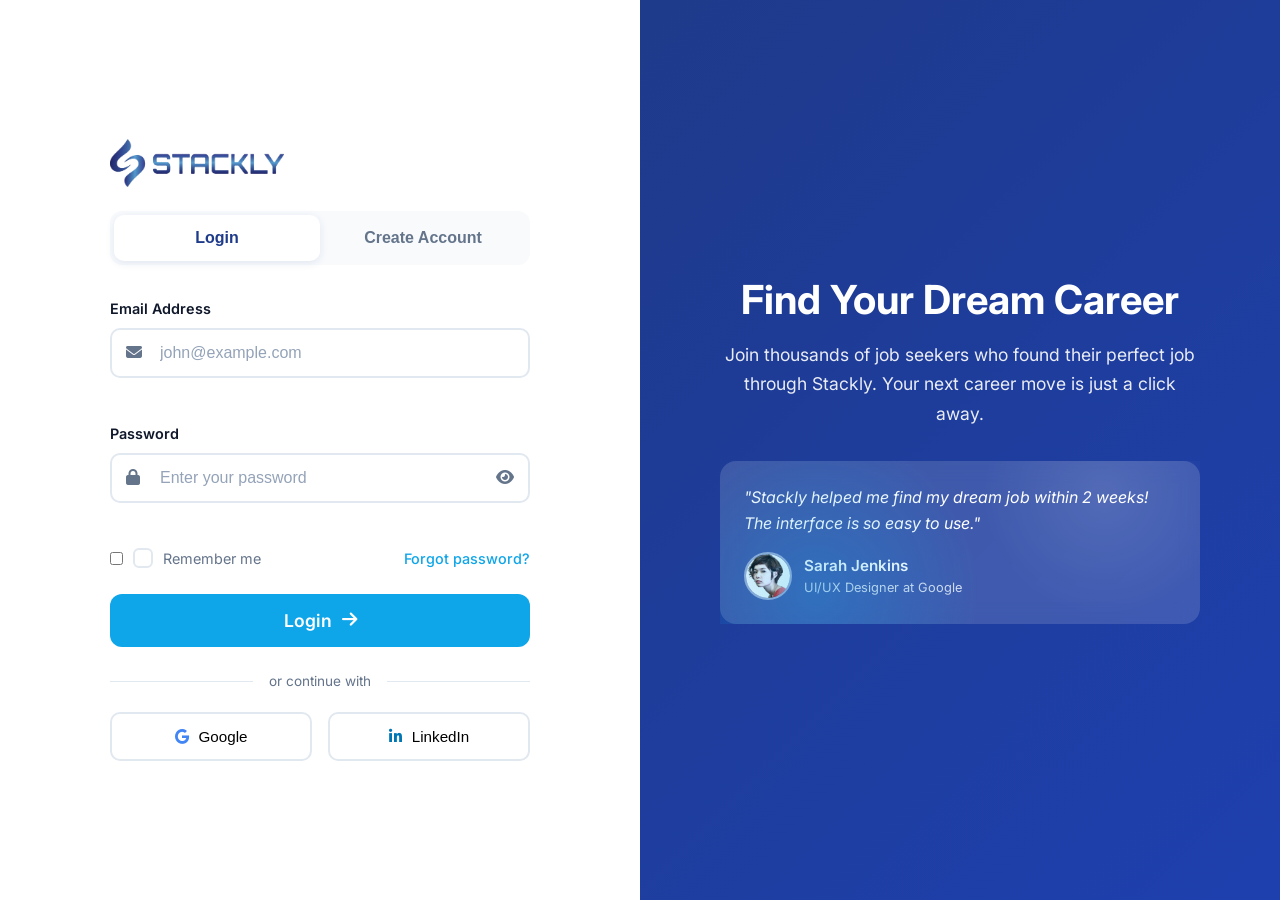
<file: login.html>
<!DOCTYPE html>
<html lang="en">

<head>
    <meta charset="UTF-8">
    <meta name="viewport" content="width=device-width, initial-scale=1.0">
    <title>Login - Stackly Job Portal</title>
    <meta name="description" content="Login to your Stackly Job Portal account" />
    <link rel="stylesheet" href="shared.css">
    <link rel="stylesheet" href="style.css">
    <link rel="stylesheet" href="login.css">
    <link href="https://fonts.googleapis.com/icon?family=Material+Icons" rel="stylesheet">
    <link
        href="https://fonts.googleapis.com/css2?family=Inter:wght@300;400;500;600;700;800&family=Outfit:wght@400;600;700;800;900&display=swap"
        rel="stylesheet">
    <link rel="stylesheet" href="https://cdnjs.cloudflare.com/ajax/libs/font-awesome/6.5.1/css/all.min.css">
</head>

<body class="login-page-body">

    <div class="login-wrapper">
        <div class="login-form-section">
            <div class="login-container">

                <div class="login-logo">
                    <a href="index.html">
                        <img src="./assets/Stackly-logo-Blue.webp" alt="Stackly Logo">
                    </a>
                </div>

                <div class="auth-tabs" id="authTabs">
                    <button class="tab-btn active" data-tab="login" id="loginTab">Login</button>
                    <button class="tab-btn" data-tab="signup" id="signupTab">Create Account</button>
                </div>

                <div class="auth-form-container" id="loginFormContainer">
                    <form id="loginForm" class="auth-form" novalidate>

                        <div class="form-group">
                            <label for="loginEmail">Email Address</label>
                            <div class="input-wrapper">
                                <span class="input-icon"><i class="fas fa-envelope"></i></span>
                                <input type="email" id="loginEmail" name="email" required
                                    placeholder="john@example.com">
                            </div>
                            <span class="error-message" id="loginEmailError"></span>
                        </div>

                        <div class="form-group">
                            <label for="loginPassword">Password</label>
                            <div class="input-wrapper">
                                <span class="input-icon"><i class="fas fa-lock"></i></span>
                                <input type="password" id="loginPassword" name="password" required
                                    placeholder="Enter your password">
                                <button type="button" class="toggle-password"
                                    onclick="togglePassword('loginPassword', 'loginToggleIcon')">
                                    <i class="fas fa-eye" id="loginToggleIcon"></i>
                                </button>
                            </div>
                            <span class="error-message" id="loginPasswordError"></span>
                        </div>

                        <div class="form-options">
                            <label class="checkbox-label">
                                <input type="checkbox" id="rememberMe" name="rememberMe">
                                <span class="checkbox-custom"></span>
                                <span class="label-text">Remember me</span>
                            </label>
                            <a href="#forgot-password" class="forgot-link" id="forgotPasswordLink">Forgot password?</a>
                        </div>

                        <button type="submit" class="btn btn-primary btn-auth">
                            <span>Login</span>
                            <i class="fas fa-arrow-right"></i>
                        </button>

                    </form>

                    <div class="social-auth">
                        <div class="auth-divider"><span>or continue with</span></div>
                        <div class="social-buttons">
                            <button onclick="window.location.href='404page.html'" class="social-btn google"><i
                                    class="fab fa-google"></i><span>Google</span></button>
                            <button onclick="window.location.href='404page.html'" class="social-btn linkedin"><i
                                    class="fab fa-linkedin-in"></i><span>LinkedIn</span></button>
                        </div>
                    </div>
                </div>
                <div class="auth-form-container" id="signupFormContainer" style="display:none;">
                    <form id="signupForm" class="auth-form" novalidate>

                        <div class="form-row">
                            <div class="form-group">
                                <label for="signupFirstName">First Name *</label>
                                <div class="input-wrapper">
                                    <span class="input-icon"><i class="fas fa-user"></i></span>
                                    <input type="text" id="signupFirstName" required placeholder="John">
                                </div>
                                <span class="error-message" id="signupFirstNameError"></span>
                            </div>

                            <div class="form-group">
                                <label for="signupLastName">Last Name *</label>
                                <div class="input-wrapper">
                                    <span class="input-icon"><i class="fas fa-user"></i></span>
                                    <input type="text" id="signupLastName" required placeholder="Doe">
                                </div>
                                <span class="error-message" id="signupLastNameError"></span>
                            </div>

                            <div class="form-group">
                                <label for="signupEmail">Email Address *</label>
                                <div class="input-wrapper">
                                    <span class="input-icon"><i class="fas fa-envelope"></i></span>
                                    <input type="email" id="signupEmail" required placeholder="john@example.com">
                                </div>
                                <span class="error-message" id="signupEmailError"></span>
                            </div>

                            <div class="form-group">
                                <label for="signupPassword">Password *</label>
                                <div class="input-wrapper">
                                    <span class="input-icon"><i class="fas fa-lock"></i></span>
                                    <input type="password" id="signupPassword" required
                                        placeholder="Create a strong password">
                                    <button type="button" class="toggle-password"
                                        onclick="togglePassword('signupPassword','signupToggleIcon')">
                                        <i class="fas fa-eye" id="signupToggleIcon"></i>
                                    </button>
                                </div>
                                <span class="password-hint">At least 8 characters with uppercase and numbers</span>
                                <span class="error-message" id="signupPasswordError"></span>
                            </div>

                            <div class="form-group">
                                <label for="signupConfirmPassword">Confirm Password *</label>
                                <div class="input-wrapper">
                                    <span class="input-icon"><i class="fas fa-lock"></i></span>
                                    <input type="password" id="signupConfirmPassword" required
                                        placeholder="Confirm your password">
                                </div>
                                <span class="error-message" id="signupConfirmPasswordError"></span>
                            </div>

                            <div class="form-group">
                                <label class="checkbox-label">
                                    <input type="checkbox" id="agreeTerms" required>
                                    <span class="checkbox-custom"></span>
                                    <span class="label-text">I agree to the <a href="#">Terms of Service</a> and <a
                                            href="#">Privacy Policy</a></span>
                                </label>
                                <span class="error-message" id="agreeTermsError"></span>
                            </div>

                            <button type="submit" class="btn btn-primary btn-auth">
                                <span>Create Account</span>
                                <i class="fas fa-user-plus"></i>
                            </button>
                        </div>

                    </form>

                    <div class="social-auth">
                        <div class="auth-divider"><span>or continue with</span></div>
                        <div class="social-buttons">
                            <button onclick="window.location.href='404page.html'" class="social-btn google"><i
                                    class="fab fa-google"></i><span>Google</span></button>
                            <button onclick="window.location.href='404page.html'" class="social-btn linkedin"><i
                                    class="fab fa-linkedin-in"></i><span>LinkedIn</span></button>
                        </div>
                    </div>
                </div>
                <div class="auth-form-container" id="forgotPasswordContainer" style="display:none;">
                    <div class="forgot-password-header">
                        <div class="forgot-icon">
                            <i class="fas fa-lock-open"></i>
                        </div>
                        <h2>Forgot Password?</h2>
                        <p>No worries, we'll send you reset instructions.</p>
                    </div>

                    <form id="forgotPasswordForm" class="auth-form" novalidate>

                        <div class="form-group">
                            <label for="resetEmail">Email Address</label>
                            <div class="input-wrapper">
                                <span class="input-icon"><i class="fas fa-envelope"></i></span>
                                <input type="email" id="resetEmail" name="resetEmail" required
                                    placeholder="john@example.com">
                            </div>
                            <span class="error-message" id="resetEmailError"></span>
                        </div>

                        <button type="submit" class="btn btn-primary btn-auth">
                            <span>Reset Password</span>
                            <i class="fas fa-paper-plane"></i>
                        </button>

                    </form>

                    <div class="back-to-login">
                        <a href="#" id="backToLogin">
                            <i class="fas fa-arrow-left"></i> Back to login
                        </a>
                    </div>
                </div>
                <div class="success-message" id="successMessage" style="display:none;">
                    <div class="success-icon"><i class="fas fa-check-circle"></i></div>
                    <h3 id="successTitle">Login Successful!</h3>
                    <p id="successText">Redirecting to your dashboard...</p>
                </div>
            </div>
        </div>
        <div class="login-image-section">
            <div class="image-content">
                <h2>Find Your Dream Career</h2>
                <p>Join thousands of job seekers who found their perfect job through Stackly. Your next
                    career move is just a click away.</p>
                <div class="testimonial-card">
                    <p class="quote">"Stackly helped me find my dream job within 2 weeks! The interface
                        is so easy to use."</p>
                    <div class="author">
                        <img src="./assets/review1.webp" alt="Testimonial">
                        <div>
                            <span class="name">Sarah Jenkins</span>
                            <span class="role">UI/UX Designer at Google</span>
                        </div>
                    </div>
                    <div class="image-decoration"></div>

                </div>
            </div>
        </div>
    </div>
    </div>

    <script>
        document.addEventListener('DOMContentLoaded', function () {
            const loginTab = document.getElementById('loginTab');
            const signupTab = document.getElementById('signupTab');
            const authTabs = document.getElementById('authTabs');
            const loginFormContainer = document.getElementById('loginFormContainer');
            const signupFormContainer = document.getElementById('signupFormContainer');
            const forgotPasswordContainer = document.getElementById('forgotPasswordContainer');
            const successMessage = document.getElementById('successMessage');
            const forgotPasswordLink = document.getElementById('forgotPasswordLink');
            const backToLogin = document.getElementById('backToLogin');

            loginTab.addEventListener('click', function () {
                loginTab.classList.add('active');
                signupTab.classList.remove('active');
                loginFormContainer.style.display = 'block';
                signupFormContainer.style.display = 'none';
                forgotPasswordContainer.style.display = 'none';
                successMessage.style.display = 'none';
                authTabs.style.display = 'flex';
            });

            signupTab.addEventListener('click', function () {
                signupTab.classList.add('active');
                loginTab.classList.remove('active');
                signupFormContainer.style.display = 'block';
                loginFormContainer.style.display = 'none';
                forgotPasswordContainer.style.display = 'none';
                successMessage.style.display = 'none';
                authTabs.style.display = 'flex';
            });

            forgotPasswordLink.addEventListener('click', function (e) {
                e.preventDefault();
                loginFormContainer.style.display = 'none';
                forgotPasswordContainer.style.display = 'block';
                successMessage.style.display = 'none';
                authTabs.style.display = 'none';
            });

            backToLogin.addEventListener('click', function (e) {
                e.preventDefault();
                forgotPasswordContainer.style.display = 'none';
                loginFormContainer.style.display = 'block';
                authTabs.style.display = 'flex';
            });

            window.togglePassword = function (inputId, iconId) {
                const passwordInput = document.getElementById(inputId);
                const toggleIcon = document.getElementById(iconId);
                if (passwordInput.type === 'password') {
                    passwordInput.type = 'text';
                    toggleIcon.classList.remove('fa-eye');
                    toggleIcon.classList.add('fa-eye-slash');
                } else {
                    passwordInput.type = 'password';
                    toggleIcon.classList.remove('fa-eye-slash');
                    toggleIcon.classList.add('fa-eye');
                }
            };

            const loginForm = document.getElementById('loginForm');
            const signupForm = document.getElementById('signupForm');
            const forgotPasswordForm = document.getElementById('forgotPasswordForm');

            loginForm.addEventListener('submit', function (e) {
                e.preventDefault();
                if (validateLogin()) {
                    const submitBtn = loginForm.querySelector('.btn-auth');
                    submitBtn.innerHTML = '<i class="fas fa-spinner fa-spin"></i> Logging in...';
                    submitBtn.disabled = true;
                    setTimeout(() => {
                        window.location.href = '404page.html';
                    }, 1500);
                }
            });

            signupForm.addEventListener('submit', function (e) {
                e.preventDefault();
                if (validateSignup()) {
                    const submitBtn = signupForm.querySelector('.btn-auth');
                    submitBtn.innerHTML = '<i class="fas fa-spinner fa-spin"></i> Creating account...';
                    submitBtn.disabled = true;
                    setTimeout(() => {
                        window.location.href = '404page.html'; signupForm.reset();
                    }, 1500);
                }
            });

            forgotPasswordForm.addEventListener('submit', function (e) {
                e.preventDefault();
                if (validateForgotPassword()) {
                    const submitBtn = forgotPasswordForm.querySelector('.btn-auth');
                    submitBtn.innerHTML = '<i class="fas fa-spinner fa-spin"></i> Sending...';
                    submitBtn.disabled = true;

                    setTimeout(() => {
                        forgotPasswordContainer.style.display = 'none';
                        showForgotPasswordSuccess();
                    }, 1500);
                }
            });
            function showForgotPasswordSuccess() {
                window.location.href = '404page.html';
            }

            document.getElementById('signupFirstName').addEventListener('blur', function () {
                if (!this.value.trim()) showFieldError(this, 'signupFirstNameError', 'First name is required');
                else clearFieldError(this, 'signupFirstNameError');
            });

            document.getElementById('signupLastName').addEventListener('blur', function () {
                if (!this.value.trim()) showFieldError(this, 'signupLastNameError', 'Last name is required');
                else clearFieldError(this, 'signupLastNameError');
            });

            document.getElementById('signupEmail').addEventListener('blur', function () {
                if (!this.value.trim()) showFieldError(this, 'signupEmailError', 'Email is required');
                else if (!validateEmail(this.value)) showFieldError(this, 'signupEmailError', 'Please enter a valid email');
                else clearFieldError(this, 'signupEmailError');
            });

            document.getElementById('signupPassword').addEventListener('blur', function () {
                validatePasswordField(this);
            });

            document.getElementById('signupConfirmPassword').addEventListener('blur', function () {
                validateConfirmPassword();
            });

            function validateLogin() {
                let isValid = true;
                clearAllErrors('loginForm');

                const email = document.getElementById('loginEmail');
                if (!email.value.trim()) {
                    showFieldError(email, 'loginEmailError', 'Email is required');
                    isValid = false;
                } else if (!validateEmail(email.value)) {
                    showFieldError(email, 'loginEmailError', 'Please enter a valid email');
                    isValid = false;
                }

                const password = document.getElementById('loginPassword');
                if (!password.value) {
                    showFieldError(password, 'loginPasswordError', 'Password is required');
                    isValid = false;
                }
                return isValid;
            }

            function validateSignup() {
                let isValid = true;
                clearAllErrors('signupForm');

                const firstName = document.getElementById('signupFirstName');
                if (!firstName.value.trim()) {
                    showFieldError(firstName, 'signupFirstNameError', 'First name is required');
                    isValid = false;
                }

                const lastName = document.getElementById('signupLastName');
                if (!lastName.value.trim()) {
                    showFieldError(lastName, 'signupLastNameError', 'Last name is required');
                    isValid = false;
                }

                const email = document.getElementById('signupEmail');
                if (!email.value.trim()) {
                    showFieldError(email, 'signupEmailError', 'Email is required');
                    isValid = false;
                } else if (!validateEmail(email.value)) {
                    showFieldError(email, 'signupEmailError', 'Please enter a valid email');
                    isValid = false;
                }

                const password = document.getElementById('signupPassword');
                if (!password.value) {
                    showFieldError(password, 'signupPasswordError', 'Password is required');
                    isValid = false;
                } else if (password.value.length < 8) {
                    showFieldError(password, 'signupPasswordError', 'Password must be at least 8 characters');
                    isValid = false;
                } else if (!/[A-Z]/.test(password.value)) {
                    showFieldError(password, 'signupPasswordError', 'Password must contain uppercase letter');
                    isValid = false;
                } else if (!/[0-9]/.test(password.value)) {
                    showFieldError(password, 'signupPasswordError', 'Password must contain a number');
                    isValid = false;
                }

                const confirmPassword = document.getElementById('signupConfirmPassword');
                if (!confirmPassword.value) {
                    showFieldError(confirmPassword, 'signupConfirmPasswordError', 'Please confirm your password');
                    isValid = false;
                } else if (confirmPassword.value !== password.value) {
                    showFieldError(confirmPassword, 'signupConfirmPasswordError', 'Passwords do not match');
                    isValid = false;
                }

                const agreeTerms = document.getElementById('agreeTerms');
                if (!agreeTerms.checked) {
                    const errorEl = document.getElementById('agreeTermsError');
                    if (errorEl) errorEl.textContent = 'You must agree to the Terms of Service';
                    isValid = false;
                }

                return isValid;
            }

            function validateForgotPassword() {
                let isValid = true;
                clearAllErrors('forgotPasswordForm');

                const email = document.getElementById('resetEmail');
                if (!email.value.trim()) {
                    showFieldError(email, 'resetEmailError', 'Email is required');
                    isValid = false;
                } else if (!validateEmail(email.value)) {
                    showFieldError(email, 'resetEmailError', 'Please enter a valid email');
                    isValid = false;
                }

                return isValid;
            }

            function validateEmail(email) {
                return /^[^\s@]+@[^\s@]+\.[^\s@]+$/.test(email);
            }

            function showFieldError(input, errorId, message) {
                const errorEl = document.getElementById(errorId);
                const formGroup = input.closest('.form-group');
                if (errorEl) errorEl.textContent = message;
                if (formGroup) formGroup.classList.add('has-error');
                if (input) input.style.borderColor = '#ef4444';
            }

            function clearFieldError(input, errorId) {
                const errorEl = document.getElementById(errorId);
                const formGroup = input.closest('.form-group');
                if (errorEl) errorEl.textContent = '';
                if (formGroup) formGroup.classList.remove('has-error');
                if (input) input.style.borderColor = '';
            }

            function clearAllErrors(formId) {
                const form = document.getElementById(formId);
                if (form) {
                    form.querySelectorAll('.error-message').forEach(el => el.textContent = '');
                    form.querySelectorAll('.form-group').forEach(el => el.classList.remove('has-error'));
                    form.querySelectorAll('input').forEach(el => el.style.borderColor = '');
                }
            }

            function validatePasswordField(input) {
                const password = input.value;
                if (!password) {
                    showFieldError(input, 'signupPasswordError', 'Password is required');
                } else if (password.length < 8) {
                    showFieldError(input, 'signupPasswordError', 'Password must be at least 8 characters');
                } else if (!/[A-Z]/.test(password)) {
                    showFieldError(input, 'signupPasswordError', 'Password must contain uppercase letter');
                } else if (!/[0-9]/.test(password)) {
                    showFieldError(input, 'signupPasswordError', 'Password must contain a number');
                } else {
                    clearFieldError(input, 'signupPasswordError');
                }
            }

            function validateConfirmPassword() {
                const confirmPassword = document.getElementById('signupConfirmPassword');
                const password = document.getElementById('signupPassword').value;
                if (!confirmPassword.value) {
                    showFieldError(confirmPassword, 'signupConfirmPasswordError', 'Please confirm your password');
                } else if (confirmPassword.value !== password) {
                    showFieldError(confirmPassword, 'signupConfirmPasswordError', 'Passwords do not match');
                } else {
                    clearFieldError(confirmPassword, 'signupConfirmPasswordError');
                }
            }

            function showSuccess(title, text) {
                document.getElementById('loginFormContainer').style.display = 'none';
                document.getElementById('signupFormContainer').style.display = 'none';
                document.getElementById('successMessage').style.display = 'block';
                document.getElementById('successTitle').textContent = title;
                document.getElementById('successText').textContent = text;

                document.querySelectorAll('.btn-auth').forEach(btn => {
                    btn.disabled = false;
                    if (btn.querySelector('span').textContent === 'Login') {
                        btn.innerHTML = '<span>Login</span><i class="fas fa-arrow-right"></i>';
                    } else {
                        btn.innerHTML = '<span>Create Account</span><i class="fas fa-user-plus"></i>';
                    }
                });

                if (title.includes('Login')) {
                    setTimeout(() => { window.location.href = 'index.html'; }, 2000);
                }
            }
        });
    </script>
</body>

</html>
</file>
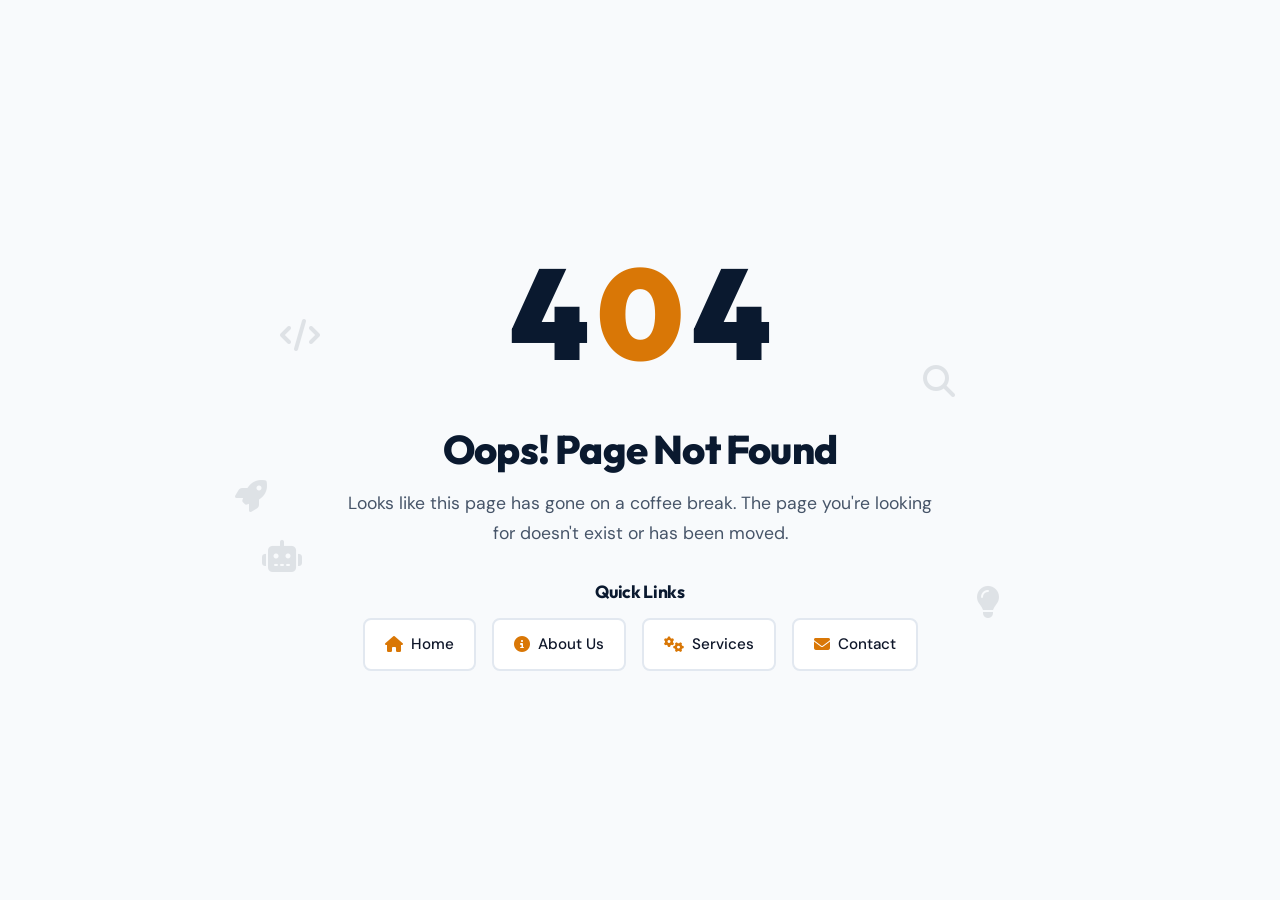
<file: Homepage2/404page.html>
<!DOCTYPE html>
<html lang="en">

<head>
    <meta charset="UTF-8">
    <meta name="viewport" content="width=device-width, initial-scale=1.0">
    <title>404 - Page Not Found |  Recuirment Agency</title>
    <meta name="description"
        content="The page you're looking for doesn't exist. Return to Stackly - your premier technical search firm." />
    <link rel="stylesheet" href="shared.css">
    <link rel="stylesheet" href="404.css">
    <link href="https://fonts.googleapis.com/icon?family=Material+Icons" rel="stylesheet">
    <link
        href="https://fonts.googleapis.com/css2?family=DM+Sans:wght@400;500;600;700&family=Outfit:wght@400;600;700;800;900&display=swap"
        rel="stylesheet" />
    <link rel="stylesheet" href="https://cdnjs.cloudflare.com/ajax/libs/font-awesome/6.5.1/css/all.min.css">
</head>

<body>

    <section class="error-section">
        <div class="error-container">

            <div class="error-visual">
                <div class="error-code">
                    <span class="digit digit-4">4</span>
                    <div class="zero-container">
                        <span class="digit digit-0">0</span>
                        <div class="glitch-effect"></div>
                    </div>
                    <span class="digit digit-4">4</span>
                </div>
            </div>


            <div class="error-content">
                <h1>Oops! Page Not Found</h1>
                <p>Looks like this page has gone on a coffee break. The page you're looking for doesn't exist or has
                    been moved.</p>
                <div class="quick-links">
                    <h3>Quick Links</h3>
                    <div class="link-buttons">
                        <a href="index.html" class="link-btn">
                            <i class="fas fa-home"></i>
                            <span>Home</span>
                        </a>
                        <a href="about.html" class="link-btn">
                            <i class="fas fa-info-circle"></i>
                            <span>About Us</span>
                        </a>
                        <a href="services.html" class="link-btn">
                            <i class="fas fa-cogs"></i>
                            <span>Services</span>
                        </a>
                        <a href="contact.html" class="link-btn">
                            <i class="fas fa-envelope"></i>
                            <span>Contact</span>
                        </a>
                    </div>
                </div>

                <div class="floating-elements">
                    <div class="float-element element-1">
                        <i class="fas fa-code"></i>
                    </div>
                    <div class="float-element element-2">
                        <i class="fas fa-search"></i>
                    </div>
                    <div class="float-element element-3">
                        <i class="fas fa-robot"></i>
                    </div>
                    <div class="float-element element-4">
                        <i class="fas fa-lightbulb"></i>
                    </div>
                    <div class="float-element element-5">
                        <i class="fas fa-rocket"></i>
                    </div>
                </div>
            </div>
        </div>
    </section>


    <script src="script.js"></script>
    <script>
        document.querySelectorAll('.float-element').forEach((el, index) => {
            el.style.animationDelay = `${index * 0.5}s`;
        });

        const robot = document.querySelector('.robot');
        if (robot) {
            setInterval(() => {
                document.querySelectorAll('.eye').forEach(eye => {
                    eye.style.height = '2px';
                    eye.style.top = '12px';
                });
                setTimeout(() => {
                    document.querySelectorAll('.eye').forEach(eye => {
                        eye.style.height = '8px';
                        eye.style.top = '8px';
                    });
                }, 150);
            }, 3000);
        }
        document.querySelector('.btn-search').addEventListener('click', function () {
            const searchTerm = document.querySelector('.search-input-wrapper input').value;
            if (searchTerm) {
                alert('Search functionality would find results for: ' + searchTerm);
            }
        });

        const zeroContainer = document.querySelector('.zero-container');
        if (zeroContainer) {
            setInterval(() => {
                zeroContainer.classList.add('glitching');
                setTimeout(() => {
                    zeroContainer.classList.remove('glitching');
                }, 200);
            }, 5000);
        }
    </script>
</body>

</html>
</file>
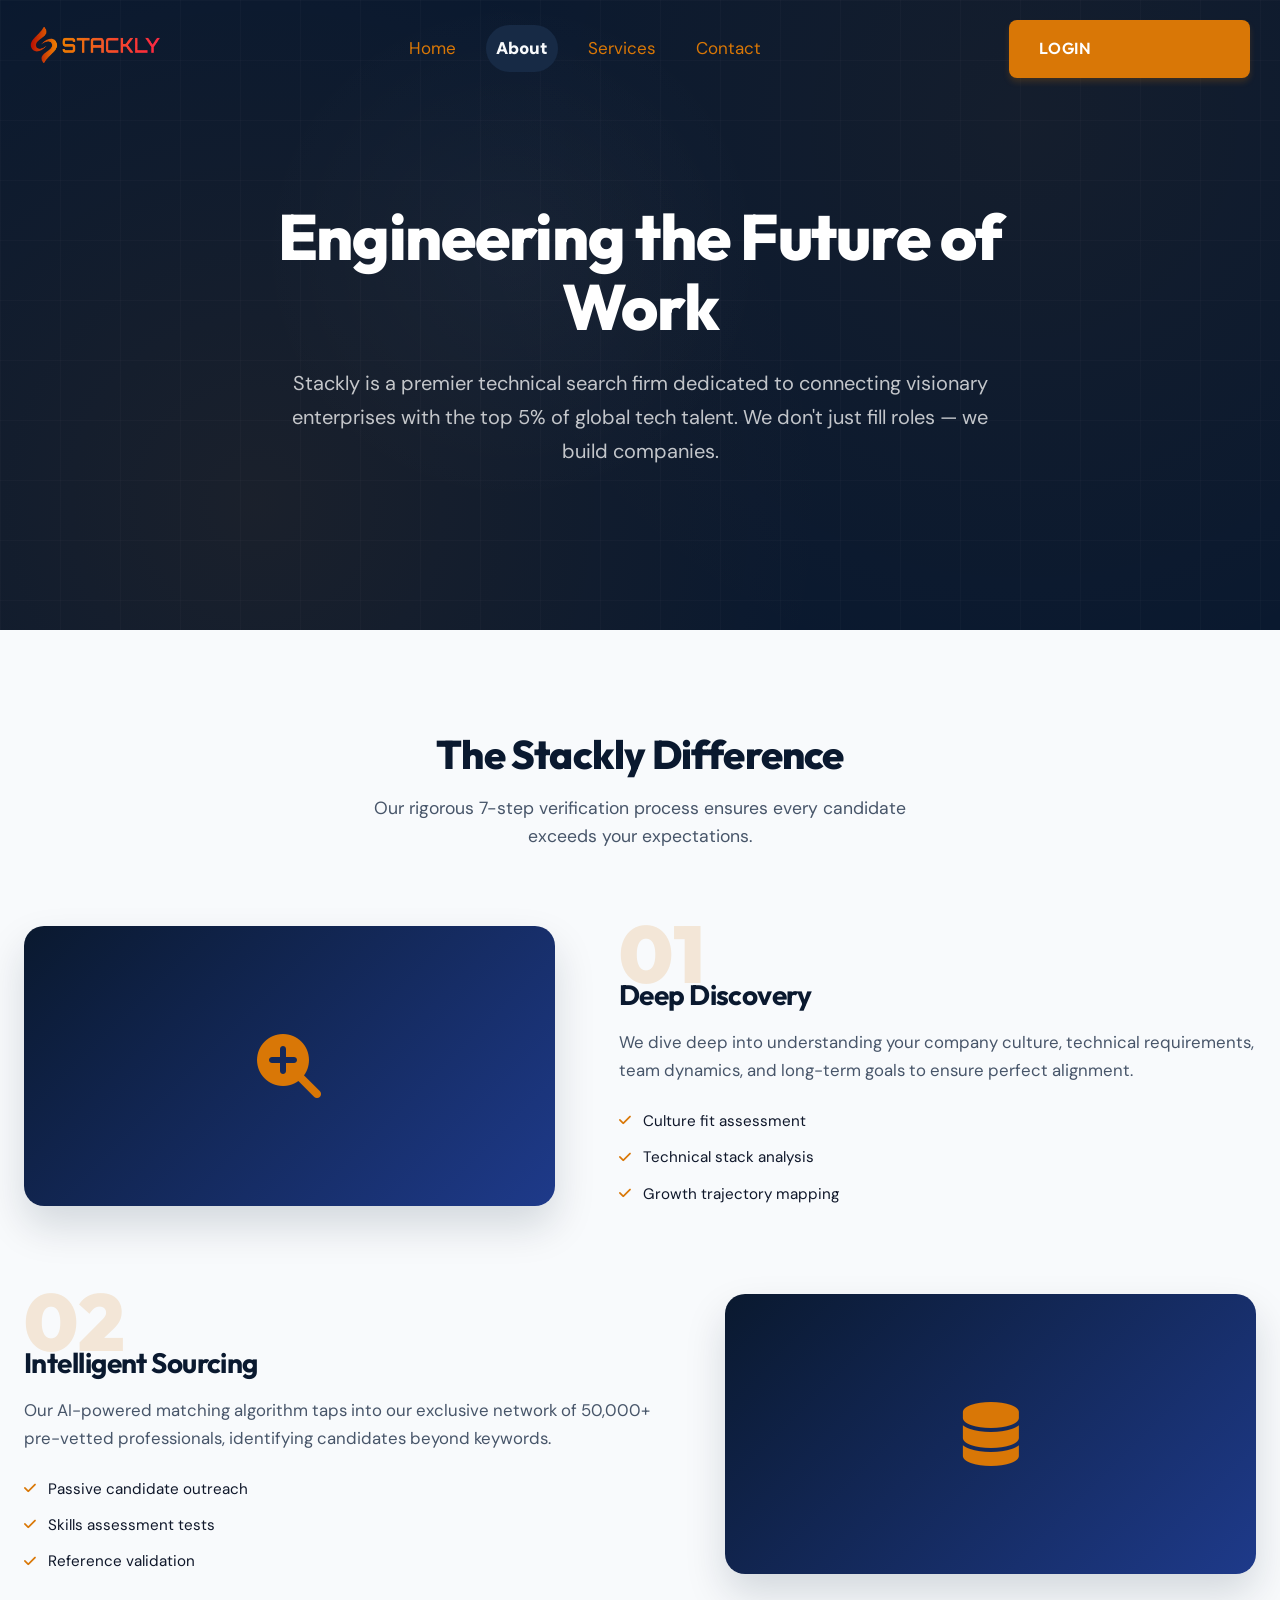
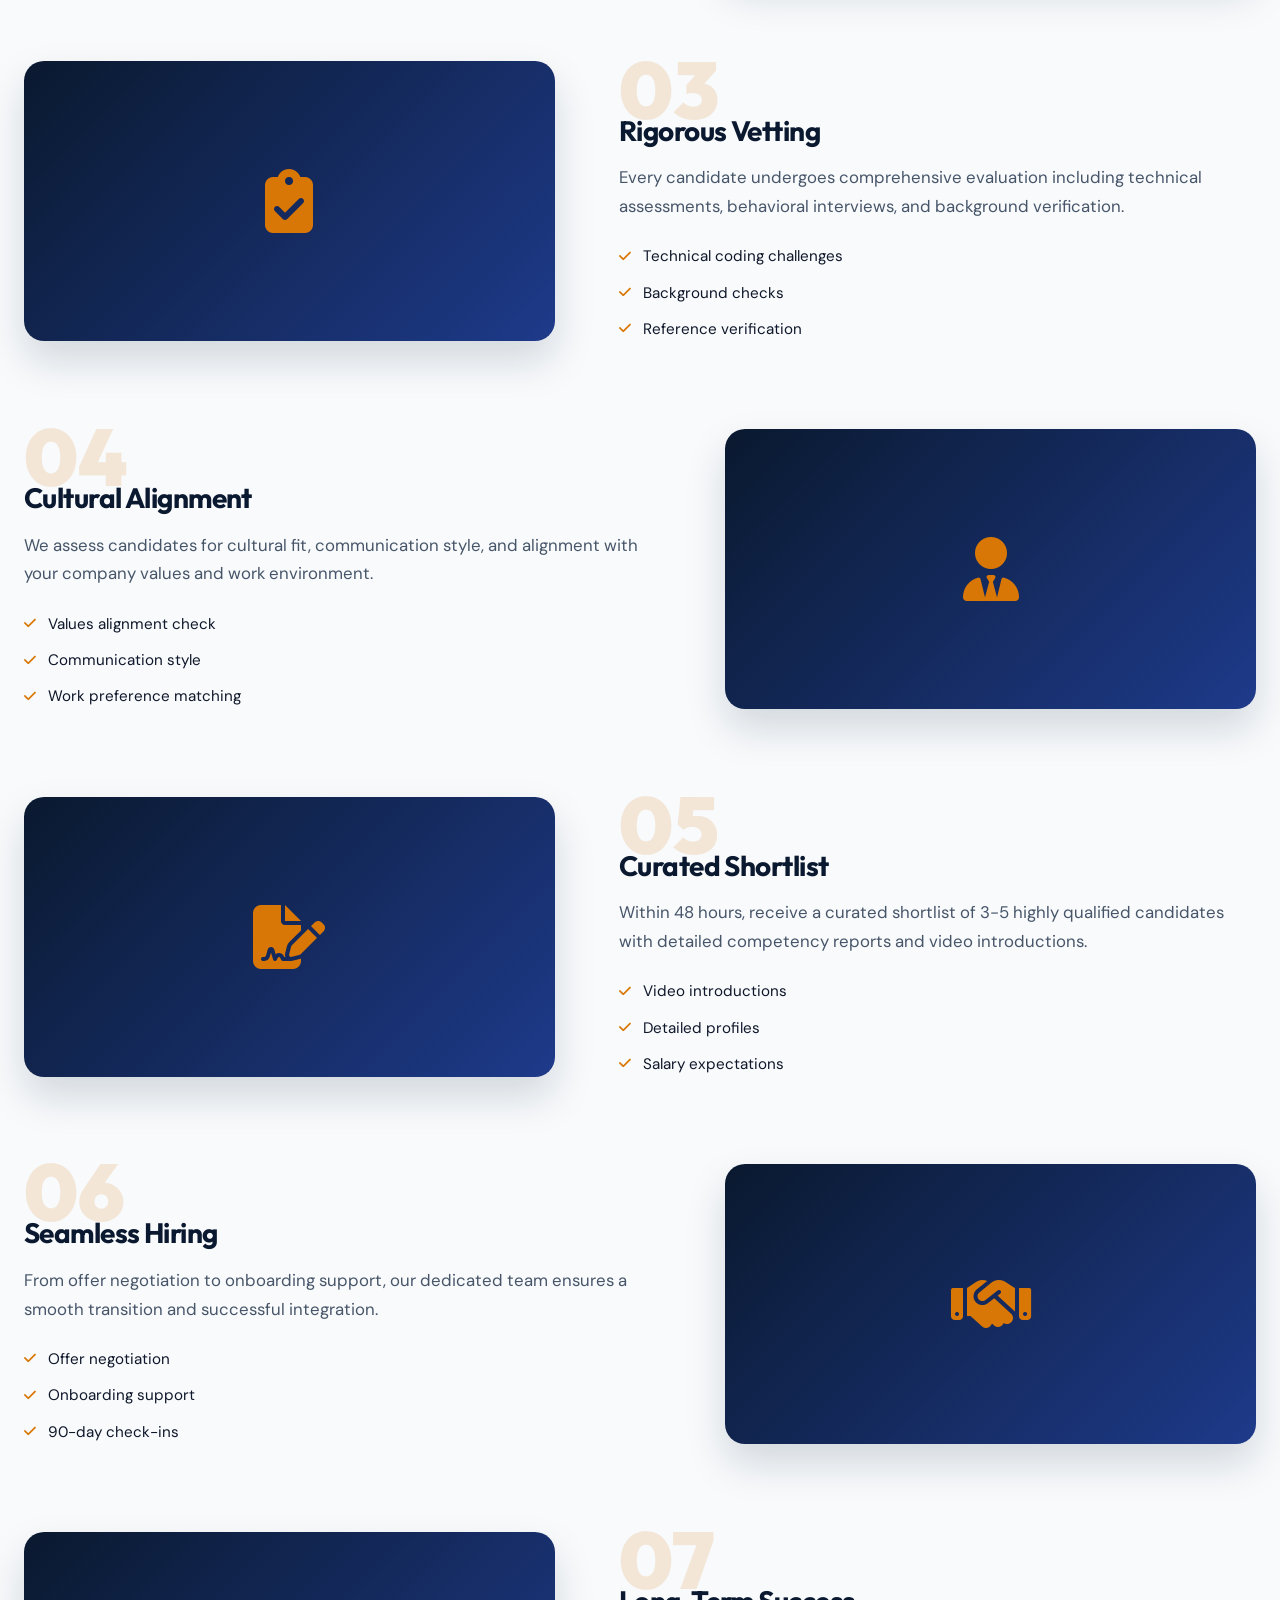
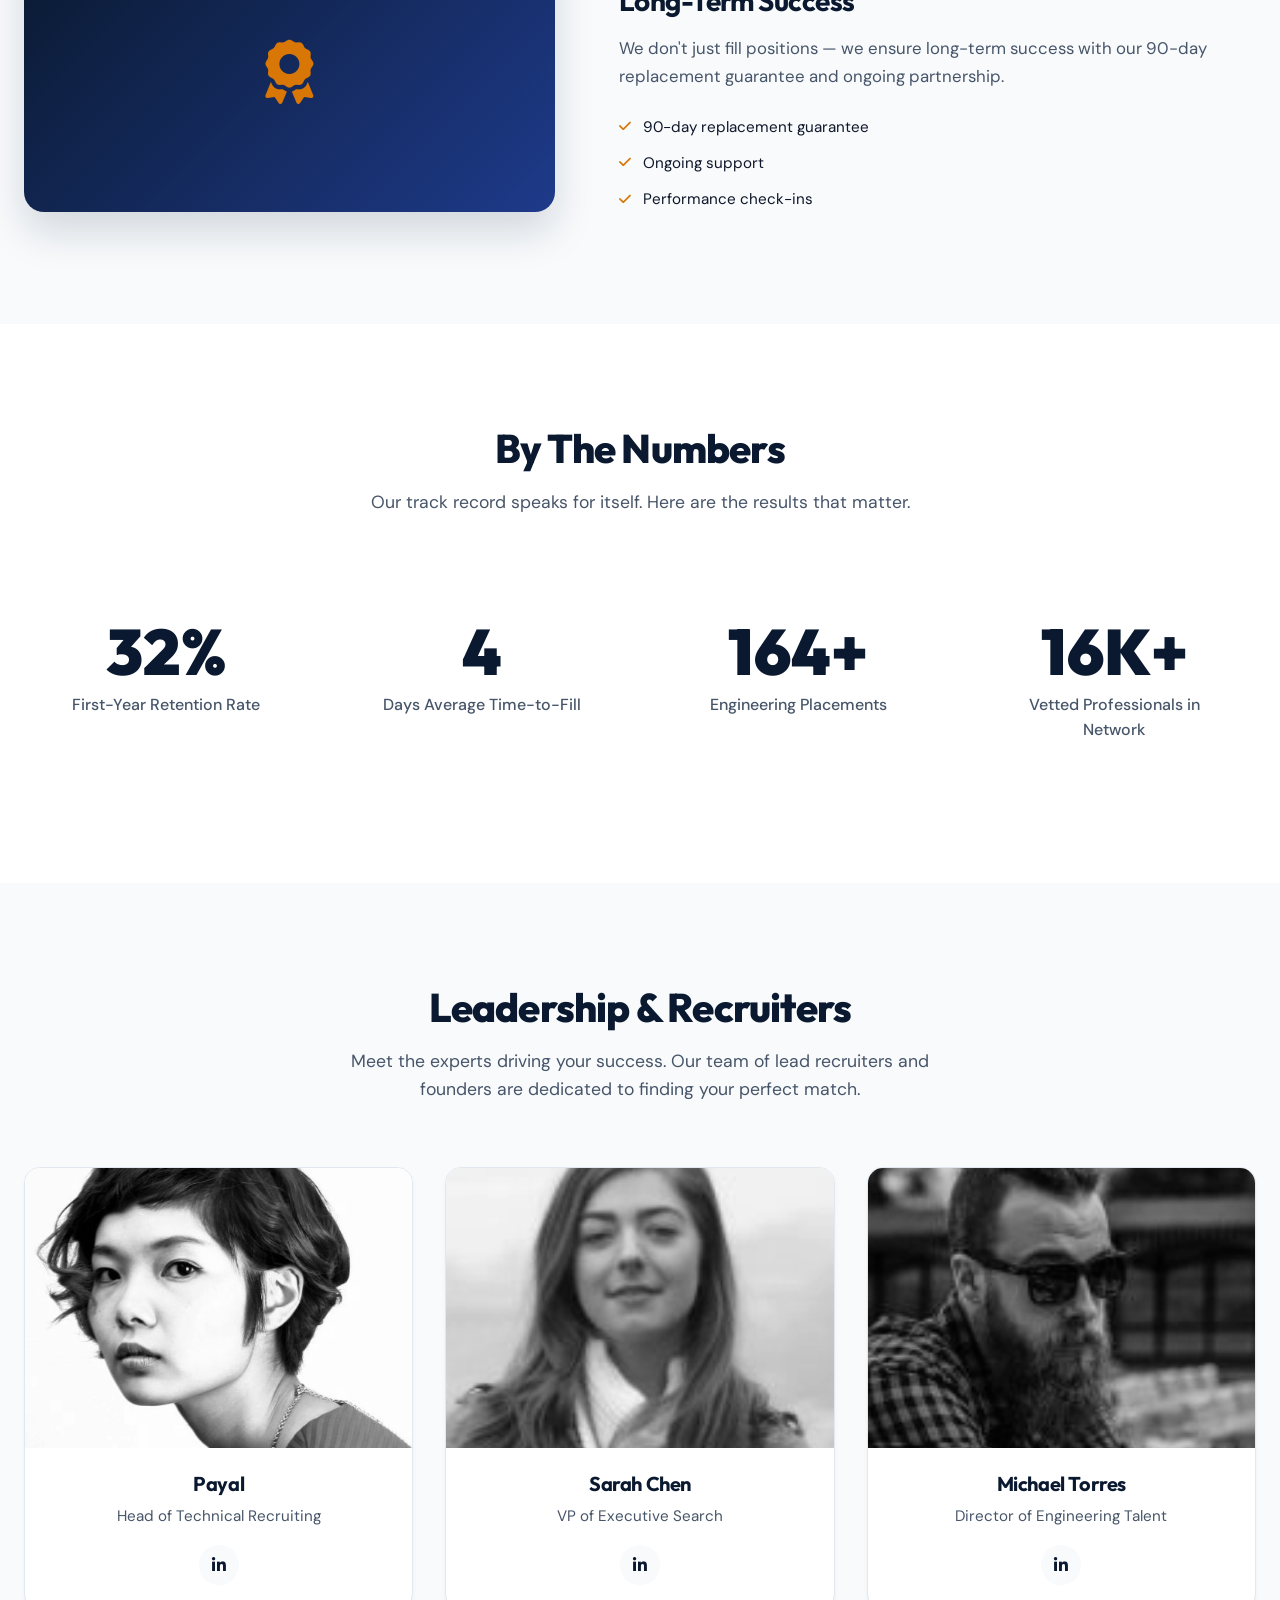
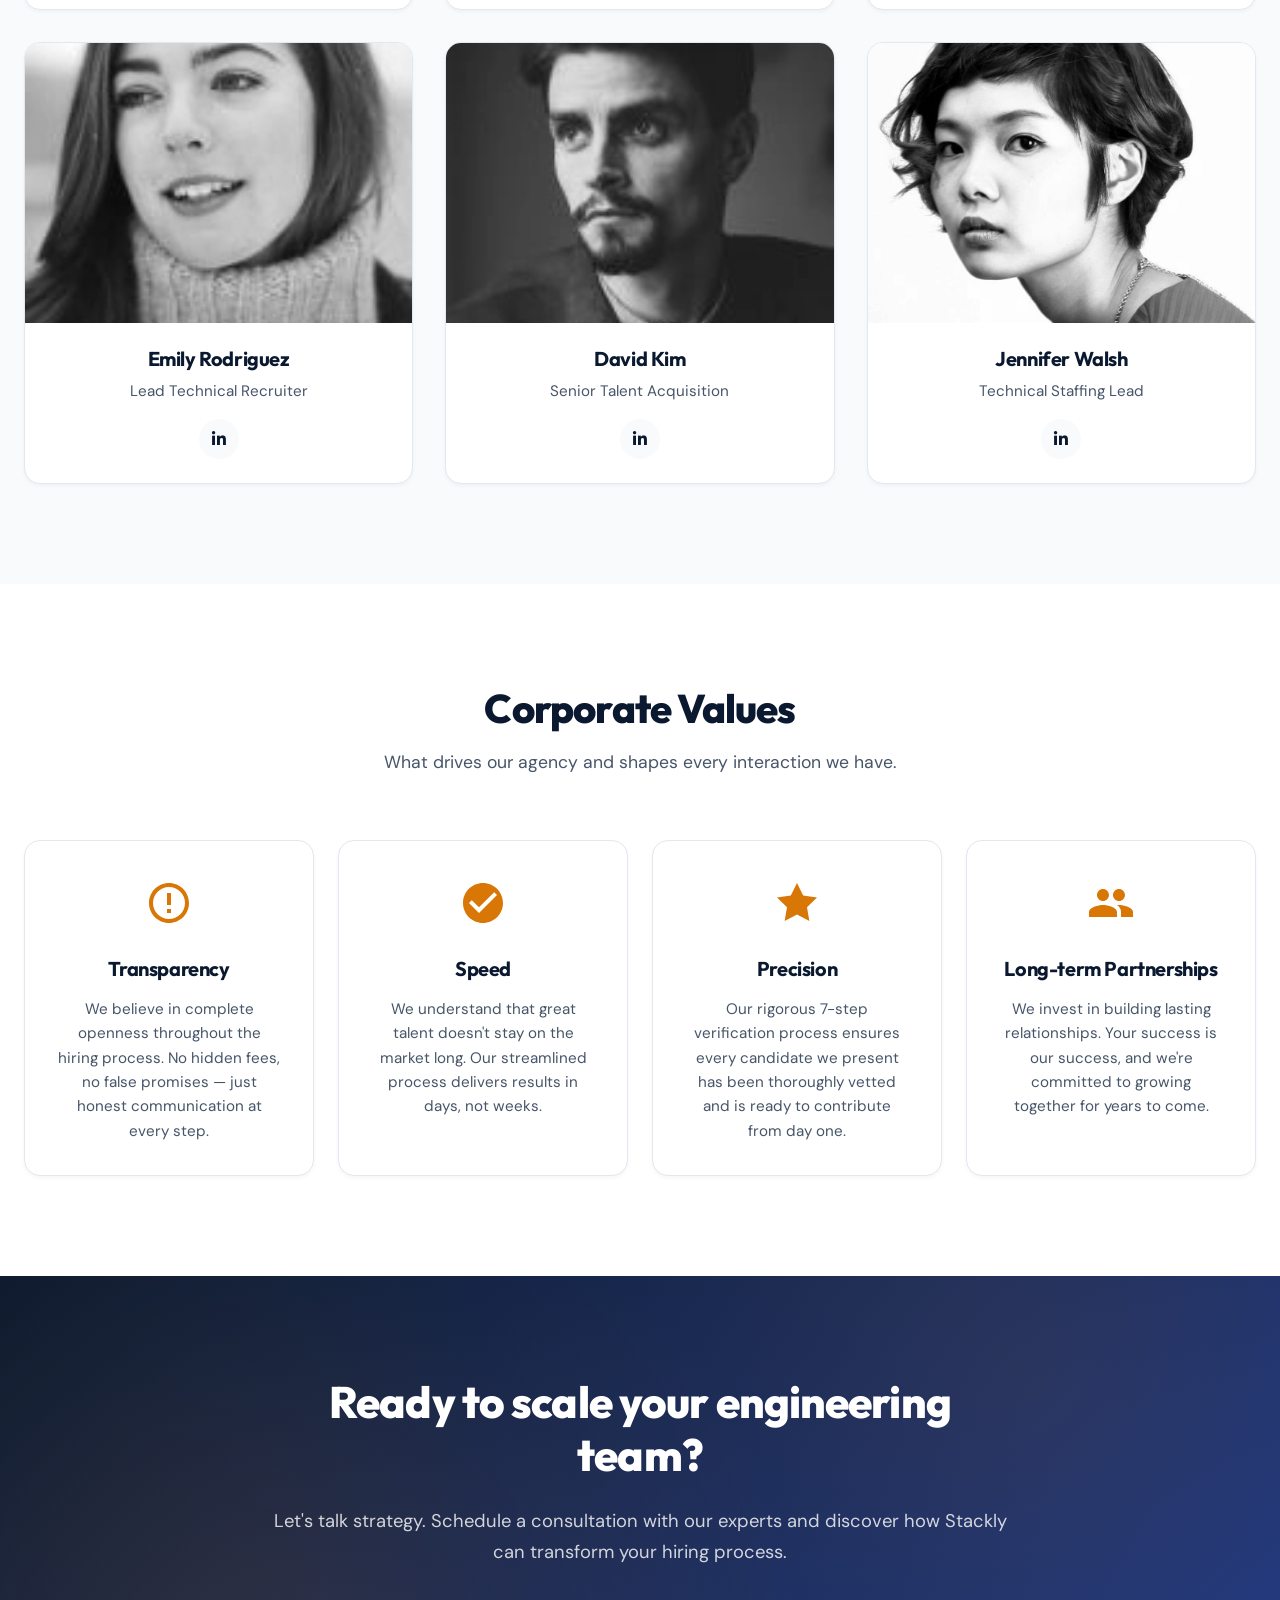
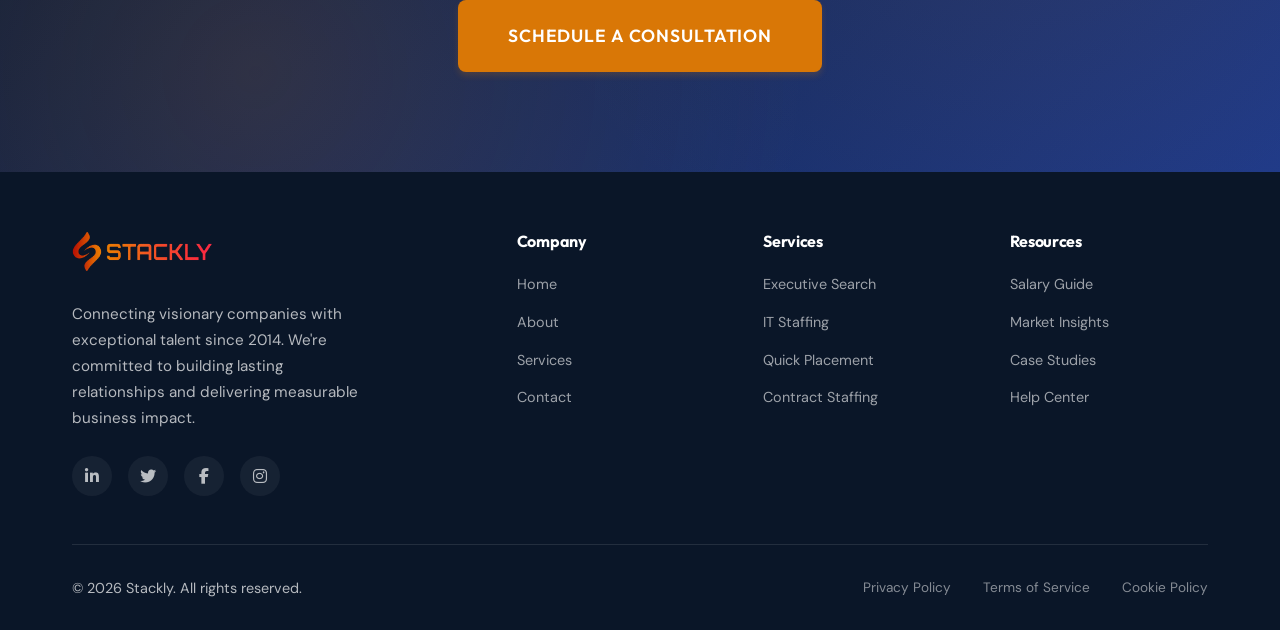
<file: Homepage2/about.html>
<!DOCTYPE html>
<html lang="en">

<head>
    <meta charset="UTF-8">
    <meta name="viewport" content="width=device-width, initial-scale=1.0">
    <title>About Us - Recuirment Agency</title>
    <meta name="description"
        content="Learn about Stackly - a premier technical search firm connecting visionary enterprises with top 5% global tech talent." />
    <link rel="stylesheet" href="shared.css">
    <link rel="stylesheet" href="about.css">
    <link href="https://fonts.googleapis.com/icon?family=Material+Icons" rel="stylesheet">
    <link
        href="https://fonts.googleapis.com/css2?family=DM+Sans:wght@400;500;600;700&family=Outfit:wght@400;600;700;800;900&display=swap"
        rel="stylesheet" />
    <link rel="stylesheet" href="https://cdnjs.cloudflare.com/ajax/libs/font-awesome/6.5.1/css/all.min.css">
</head>

<body>
    <div class="header-container">
        <header id="header">
            <div class="head-cls">
                <a href="index.html">
                    <img src="./assets/stackly-logo.webp" alt="Stackly Logo" class="logo">
                </a>
                <div class="menu-items" id="navMenu">
                    <a href="index.html">Home</a>
                    <a href="about.html" class="active">About</a>
                    <a href="services.html">Services</a>
                    <a href="contact.html">Contact</a>
                    <div class="close-btn material-icons" id="closeMenu">close</div>
                    <div class="head-btns mob-view">
                        <a href="login.html" class="btn btn-primary">Login</a>
                    </div>
                </div>
                <div class="head-btns">
                    <a href="login.html" class="btn btn-primary">Login <span class="material-icons">login</span></a>
                </div>
                <div class="hamburger" id="hamburger">
                    <span class="material-icons">menu</span>
                </div>
            </div>
        </header>
    </div>

    <section class="about-hero-section">
        <div class="about-hero-container">
            <div class="about-hero-content">
                <h1 class="about-hero-headline">Engineering the Future of Work</h1>
                <p class="about-hero-subtext">Stackly is a premier technical search firm dedicated to connecting
                    visionary enterprises with the top 5% of global tech talent. We don't just fill roles — we build
                    companies.</p>
            </div>
        </div>
    </section>

    <section class="methodology-section">
        <div class="container">
            <div class="section-header text-center">
                <h2>The Stackly Difference</h2>
                <p>Our rigorous 7-step verification process ensures every candidate exceeds your expectations.</p>
            </div>

            <div class="methodology-grid">
                <div class="methodology-step">
                    <div class="methodology-image">
                        <div class="methodology-img-wrapper">
                            <i class="fas fa-search-plus"></i>
                        </div>
                    </div>
                    <div class="methodology-content">
                        <div class="step-number">01</div>
                        <h3>Deep Discovery</h3>
                        <p>We dive deep into understanding your company culture, technical requirements, team dynamics,
                            and long-term goals to ensure perfect alignment.</p>
                        <ul class="methodology-list">
                            <li><i class="fas fa-check"></i> Culture fit assessment</li>
                            <li><i class="fas fa-check"></i> Technical stack analysis</li>
                            <li><i class="fas fa-check"></i> Growth trajectory mapping</li>
                        </ul>
                    </div>
                </div>
                <div class="methodology-step reverse">
                    <div class="methodology-image">
                        <div class="methodology-img-wrapper">
                            <i class="fas fa-database"></i>
                        </div>
                    </div>
                    <div class="methodology-content">
                        <div class="step-number">02</div>
                        <h3>Intelligent Sourcing</h3>
                        <p>Our AI-powered matching algorithm taps into our exclusive network of 50,000+ pre-vetted
                            professionals, identifying candidates beyond keywords.</p>
                        <ul class="methodology-list">
                            <li><i class="fas fa-check"></i> Passive candidate outreach</li>
                            <li><i class="fas fa-check"></i> Skills assessment tests</li>
                            <li><i class="fas fa-check"></i> Reference validation</li>
                        </ul>
                    </div>
                </div>

                <div class="methodology-step">
                    <div class="methodology-image">
                        <div class="methodology-img-wrapper">
                            <i class="fas fa-clipboard-check"></i>
                        </div>
                    </div>
                    <div class="methodology-content">
                        <div class="step-number">03</div>
                        <h3>Rigorous Vetting</h3>
                        <p>Every candidate undergoes comprehensive evaluation including technical assessments,
                            behavioral interviews, and background verification.</p>
                        <ul class="methodology-list">
                            <li><i class="fas fa-check"></i> Technical coding challenges</li>
                            <li><i class="fas fa-check"></i> Background checks</li>
                            <li><i class="fas fa-check"></i> Reference verification</li>
                        </ul>
                    </div>
                </div>

                <div class="methodology-step reverse">
                    <div class="methodology-image">
                        <div class="methodology-img-wrapper">
                            <i class="fas fa-user-tie"></i>
                        </div>
                    </div>
                    <div class="methodology-content">
                        <div class="step-number">04</div>
                        <h3>Cultural Alignment</h3>
                        <p>We assess candidates for cultural fit, communication style, and alignment with your company
                            values and work environment.</p>
                        <ul class="methodology-list">
                            <li><i class="fas fa-check"></i> Values alignment check</li>
                            <li><i class="fas fa-check"></i> Communication style</li>
                            <li><i class="fas fa-check"></i> Work preference matching</li>
                        </ul>
                    </div>
                </div>

                <div class="methodology-step">
                    <div class="methodology-image">
                        <div class="methodology-img-wrapper">
                            <i class="fas fa-file-signature"></i>
                        </div>
                    </div>
                    <div class="methodology-content">
                        <div class="step-number">05</div>
                        <h3>Curated Shortlist</h3>
                        <p>Within 48 hours, receive a curated shortlist of 3-5 highly qualified candidates with detailed
                            competency reports and video introductions.</p>
                        <ul class="methodology-list">
                            <li><i class="fas fa-check"></i> Video introductions</li>
                            <li><i class="fas fa-check"></i> Detailed profiles</li>
                            <li><i class="fas fa-check"></i> Salary expectations</li>
                        </ul>
                    </div>
                </div>

                
                <div class="methodology-step reverse">
                    <div class="methodology-image">
                        <div class="methodology-img-wrapper">
                            <i class="fas fa-handshake"></i>
                        </div>
                    </div>
                    <div class="methodology-content">
                        <div class="step-number">06</div>
                        <h3>Seamless Hiring</h3>
                        <p>From offer negotiation to onboarding support, our dedicated team ensures a smooth transition
                            and successful integration.</p>
                        <ul class="methodology-list">
                            <li><i class="fas fa-check"></i> Offer negotiation</li>
                            <li><i class="fas fa-check"></i> Onboarding support</li>
                            <li><i class="fas fa-check"></i> 90-day check-ins</li>
                        </ul>
                    </div>
                </div>

                
                <div class="methodology-step">
                    <div class="methodology-image">
                        <div class="methodology-img-wrapper">
                            <i class="fas fa-award"></i>
                        </div>
                    </div>
                    <div class="methodology-content">
                        <div class="step-number">07</div>
                        <h3>Long-Term Success</h3>
                        <p>We don't just fill positions — we ensure long-term success with our 90-day replacement
                            guarantee and ongoing partnership.</p>
                        <ul class="methodology-list">
                            <li><i class="fas fa-check"></i> 90-day replacement guarantee</li>
                            <li><i class="fas fa-check"></i> Ongoing support</li>
                            <li><i class="fas fa-check"></i> Performance check-ins</li>
                        </ul>
                    </div>
                </div>
            </div>
        </div>
    </section>
    <section class="impact-section">
        <div class="container">
            <div class="section-header text-center">
                <h2>By The Numbers</h2>
                <p>Our track record speaks for itself. Here are the results that matter.</p>
            </div>

            <div class="impact-grid">
                <div class="impact-card">
                    <span class="impact-number" data-target="98" data-suffix="%">0</span>
                    <span class="impact-label">First-Year Retention Rate</span>
                </div>
                <div class="impact-card">
                    <span class="impact-number" data-target="14" data-suffix="">0</span>
                    <span class="impact-label">Days Average Time-to-Fill</span>
                </div>
                <div class="impact-card">
                    <span class="impact-number" data-target="500" data-suffix="+">0</span>
                    <span class="impact-label">Engineering Placements</span>
                </div>
                <div class="impact-card">
                    <span class="impact-number" data-target="50" data-suffix="K+">0</span>
                    <span class="impact-label">Vetted Professionals in Network</span>
                </div>
            </div>
        </div>
    </section>

    <section class="team-section">
        <div class="container">
            <div class="section-header text-center">
                <h2>Leadership & Recruiters</h2>
                <p>Meet the experts driving your success. Our team of lead recruiters and founders are dedicated to
                    finding your perfect match.</p>
            </div>

            <div class="team-grid">
                <div class="team-card">
                    <div class="team-image">
                        <img src="../assets/review1.webp" alt="Kathiravan">
                    </div>
                    <div class="team-info">
                        <h4>Payal</h4>
                        <p>Head of Technical Recruiting</p>
                        <a href="404page.html" class="team-linkedin"><i class="fab fa-linkedin-in"></i></a>
                    </div>
                </div>

                <div class="team-card">
                    <div class="team-image">
                        <img src="../assets/review2.webp" alt="Sarah Chen">
                    </div>
                    <div class="team-info">
                        <h4>Sarah Chen</h4>
                        <p>VP of Executive Search</p>
                        <a href="404page.html" class="team-linkedin"><i class="fab fa-linkedin-in"></i></a>
                    </div>
                </div>

                <div class="team-card">
                    <div class="team-image">
                        <img src="../assets/review3.webp" alt="Michael Torres">
                    </div>
                    <div class="team-info">
                        <h4>Michael Torres</h4>
                        <p>Director of Engineering Talent</p>
                        <a href="404page.html" class="team-linkedin"><i class="fab fa-linkedin-in"></i></a>
                    </div>
                </div>

                <div class="team-card">
                    <div class="team-image">
                        <img src="../assets/review4.webp" alt="Emily Rodriguez">
                    </div>
                    <div class="team-info">
                        <h4>Emily Rodriguez</h4>
                        <p>Lead Technical Recruiter</p>
                        <a href="404page.html" class="team-linkedin"><i class="fab fa-linkedin-in"></i></a>
                    </div>
                </div>

                <div class="team-card">
                    <div class="team-image">
                        <img src="../assets/review5.webp" alt="David Kim">
                    </div>
                    <div class="team-info">
                        <h4>David Kim</h4>
                        <p>Senior Talent Acquisition</p>
                        <a href="404page.html" class="team-linkedin"><i class="fab fa-linkedin-in"></i></a>
                    </div>
                </div>

                <div class="team-card">
                    <div class="team-image">
                        <img src="../assets/review1.webp" alt="Jennifer Walsh">
                    </div>
                    <div class="team-info">
                        <h4>Jennifer Walsh</h4>
                        <p>Technical Staffing Lead</p>
                        <a href="404page.html" class="team-linkedin"><i class="fab fa-linkedin-in"></i></a>
                    </div>
                </div>
            </div>
        </div>
    </section>

    <section class="values-section">
        <div class="container">
            <div class="section-header text-center">
                <h2>Corporate Values</h2>
                <p>What drives our agency and shapes every interaction we have.</p>
            </div>

            <div class="values-grid">
                <div class="agency-card value-card">
                    <div class="value-icon">
                        <svg xmlns="http://www.w3.org/2000/svg" viewBox="0 0 24 24" fill="currentColor">
                            <path
                                d="M12 22C6.477 22 2 17.523 2 12S6.477 2 12 2s10 4.477 10 10-4.477 10-10 10zm0-2a8 8 0 1 0 0-16 8 8 0 0 0 0 16zm-1-5h2v2h-2v-2zm0-8h2v6h-2V7z" />
                        </svg>
                    </div>
                    <h3>Transparency</h3>
                    <p>We believe in complete openness throughout the hiring process. No hidden fees, no false promises
                        — just honest communication at every step.</p>
                </div>

                <div class="agency-card value-card">
                    <div class="value-icon">
                        <svg xmlns="http://www.w3.org/2000/svg" viewBox="0 0 24 24" fill="currentColor">
                            <path
                                d="M12 2C6.48 2 2 6.48 2 12s4.48 10 10 10 10-4.48 10-10S17.52 2 12 2zm-2 15l-5-5 1.41-1.41L10 14.17l7.59-7.59L19 8l-9 9z" />
                        </svg>
                    </div>
                    <h3>Speed</h3>
                    <p>We understand that great talent doesn't stay on the market long. Our streamlined process delivers
                        results in days, not weeks.</p>
                </div>

                <div class="agency-card value-card">
                    <div class="value-icon">
                        <svg xmlns="http://www.w3.org/2000/svg" viewBox="0 0 24 24" fill="currentColor">
                            <path
                                d="M12 2l3.09 6.26L22 9.27l-5 4.87 1.18 6.88L12 17.77l-6.18 3.25L7 14.14 2 9.27l6.91-1.01L12 2z" />
                        </svg>
                    </div>
                    <h3>Precision</h3>
                    <p>Our rigorous 7-step verification process ensures every candidate we present has been thoroughly
                        vetted and is ready to contribute from day one.</p>
                </div>

                <div class="agency-card value-card">
                    <div class="value-icon">
                        <svg xmlns="http://www.w3.org/2000/svg" viewBox="0 0 24 24" fill="currentColor">
                            <path
                                d="M16 11c1.66 0 2.99-1.34 2.99-3S17.66 5 16 5s-3 1.34-3 3 1.34 3 3 3zm-8 0c1.66 0 2.99-1.34 2.99-3S9.66 5 8 5 5 6.34 5 8s1.34 3 3 3zm0 2c-2.33 0-7 1.17-7 3.5V19h14v-2.5c0-2.33-4.67-3.5-7-3.5zm8 0c-.29 0-.62.02-.97.05 1.16.84 1.97 1.97 1.97 3.45V19h6v-2.5c0-2.33-4.67-3.5-7-3.5z" />
                        </svg>
                    </div>
                    <h3>Long-term Partnerships</h3>
                    <p>We invest in building lasting relationships. Your success is our success, and we're committed to
                        growing together for years to come.</p>
                </div>
            </div>
        </div>
    </section>
    <section class="cta-section">
        <div class="cta-container">
            <div class="cta-content">
                <h2>Ready to scale your engineering team?</h2>
                <p>Let's talk strategy. Schedule a consultation with our experts and discover how Stackly can transform
                    your hiring process.</p>
                <a href="404page.html" class="btn btn-primary btn-cta">Schedule a Consultation</a>
            </div>
        </div>
    </section>
    <footer class="site-footer">
        <div class="container">
            <div class="footer-grid">
                <div class="footer-brand">
                    <div class="footer-logo">
                        <img src="./assets/stackly-logo.webp" alt="Stackly Logo" style="width: 140px;">
                    </div>
                    <p class="footer-bio">Connecting visionary companies with exceptional talent since 2014. We're
                        committed to building lasting relationships and delivering measurable business impact.</p>
                    <div class="social-links">
                        <a href="404page.html" class="social-icon"><i class="fab fa-linkedin-in"></i></a>
                        <a href="404page.html" class="social-icon"><i class="fab fa-twitter"></i></a>
                        <a href="404page.html" class="social-icon"><i class="fab fa-facebook-f"></i></a>
                        <a href="404page.html" class="social-icon"><i class="fab fa-instagram"></i></a>
                    </div>
                </div>
                <div class="footer-links">
                    <h4 class="footer-title">Company</h4>
                    <ul class="footer-list">
                        <li><a href="index.html">Home</a></li>
                        <li><a href="about.html">About</a></li>
                        <li><a href="services.html">Services</a></li>
                        <li><a href="contact.html">Contact</a></li>
                    </ul>
                </div>
                <div class="footer-links">
                    <h4 class="footer-title">Services</h4>
                    <ul class="footer-list">
                        <li><a href="404page.html">Executive Search</a></li>
                        <li><a href="404page.html">IT Staffing</a></li>
                        <li><a href="404page.html">Quick Placement</a></li>
                        <li><a href="404page.html">Contract Staffing</a></li>
                    </ul>
                </div>

                <div class="footer-links">
                    <h4 class="footer-title">Resources</h4>
                    <ul class="footer-list">
                        <li><a href="404page.html">Salary Guide</a></li>
                        <li><a href="404page.html">Market Insights</a></li>
                        <li><a href="404page.html">Case Studies</a></li>
                        <li><a href="404page.html">Help Center</a></li>
                    </ul>
                </div>
            </div>
            <div class="footer-bottom">
                <p>&copy; 2026 Stackly. All rights reserved.</p>
                <div class="footer-bottom-links">
                    <a href="404page.html">Privacy Policy</a>
                    <a href="404page.html">Terms of Service</a>
                    <a href="404page.html">Cookie Policy</a>
                </div>
            </div>
        </div>
    </footer>

    <script src="script.js"></script>
</body>

</html>
</file>
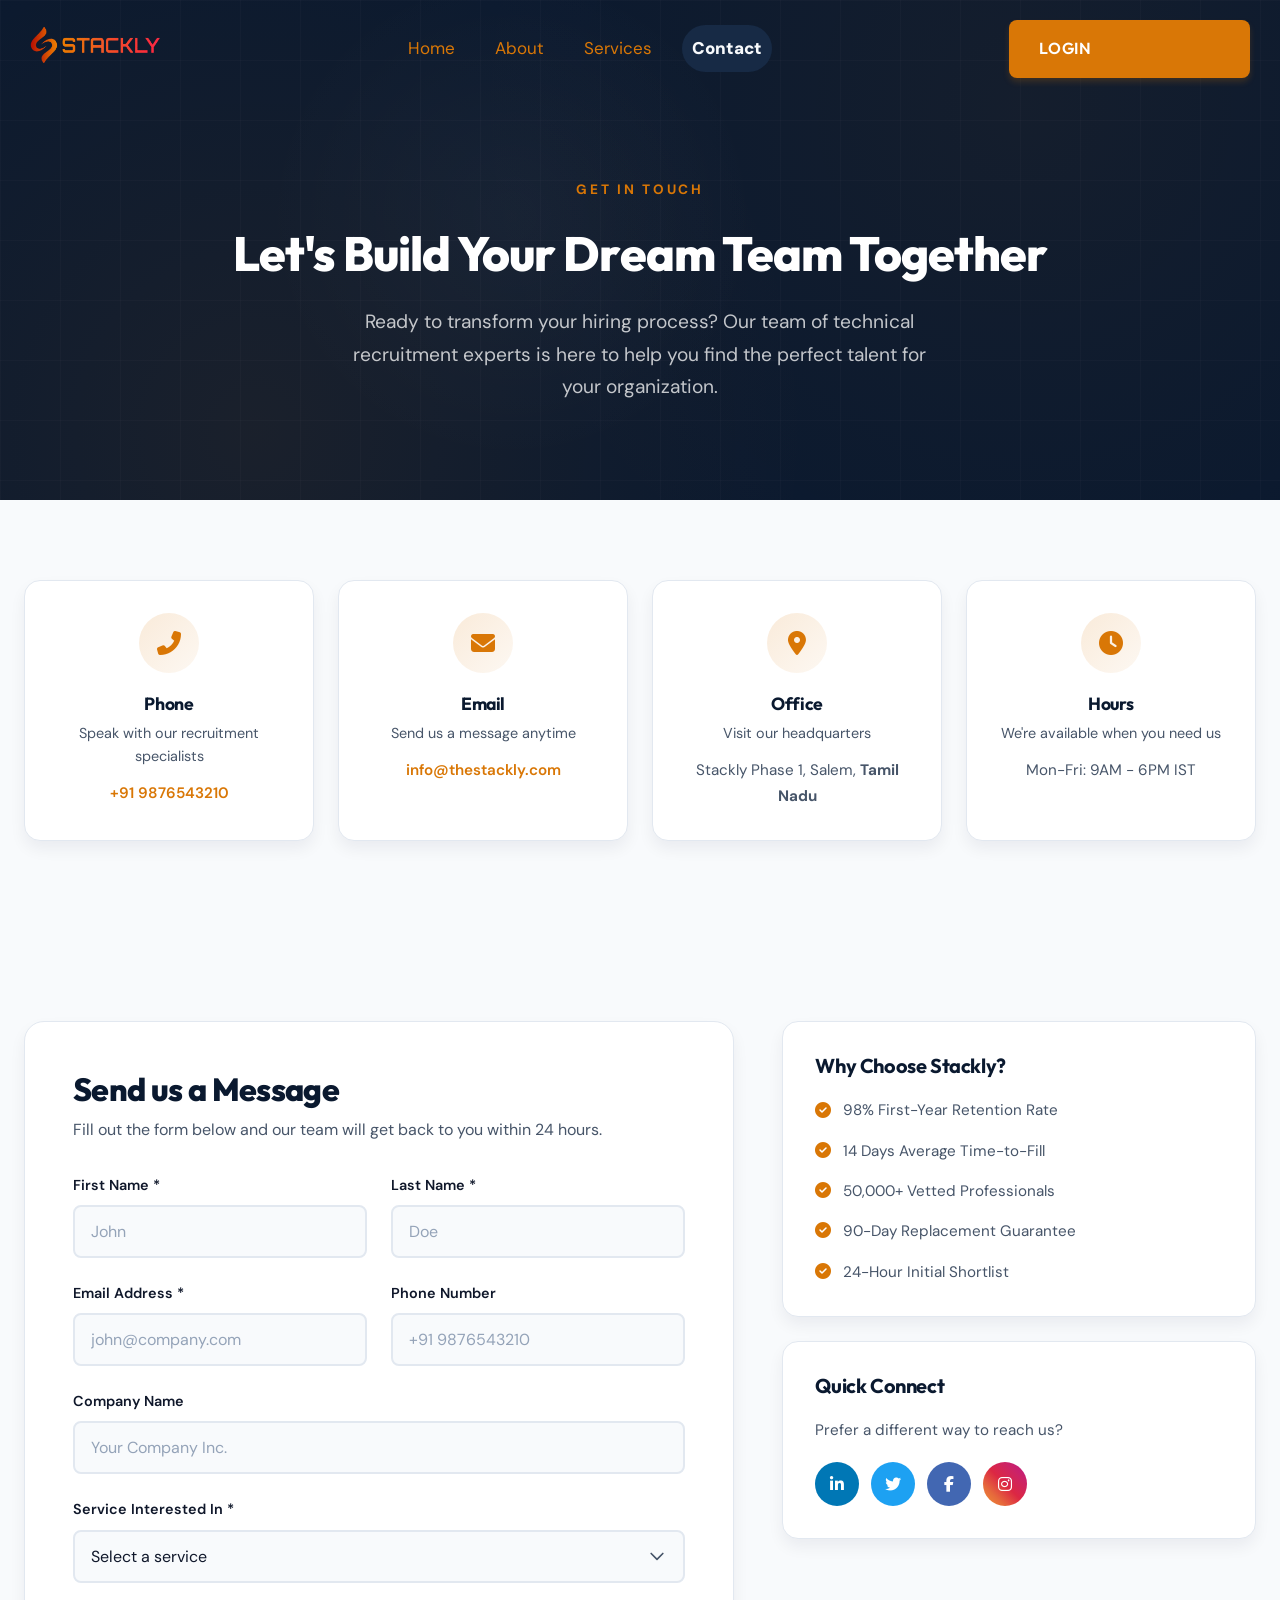
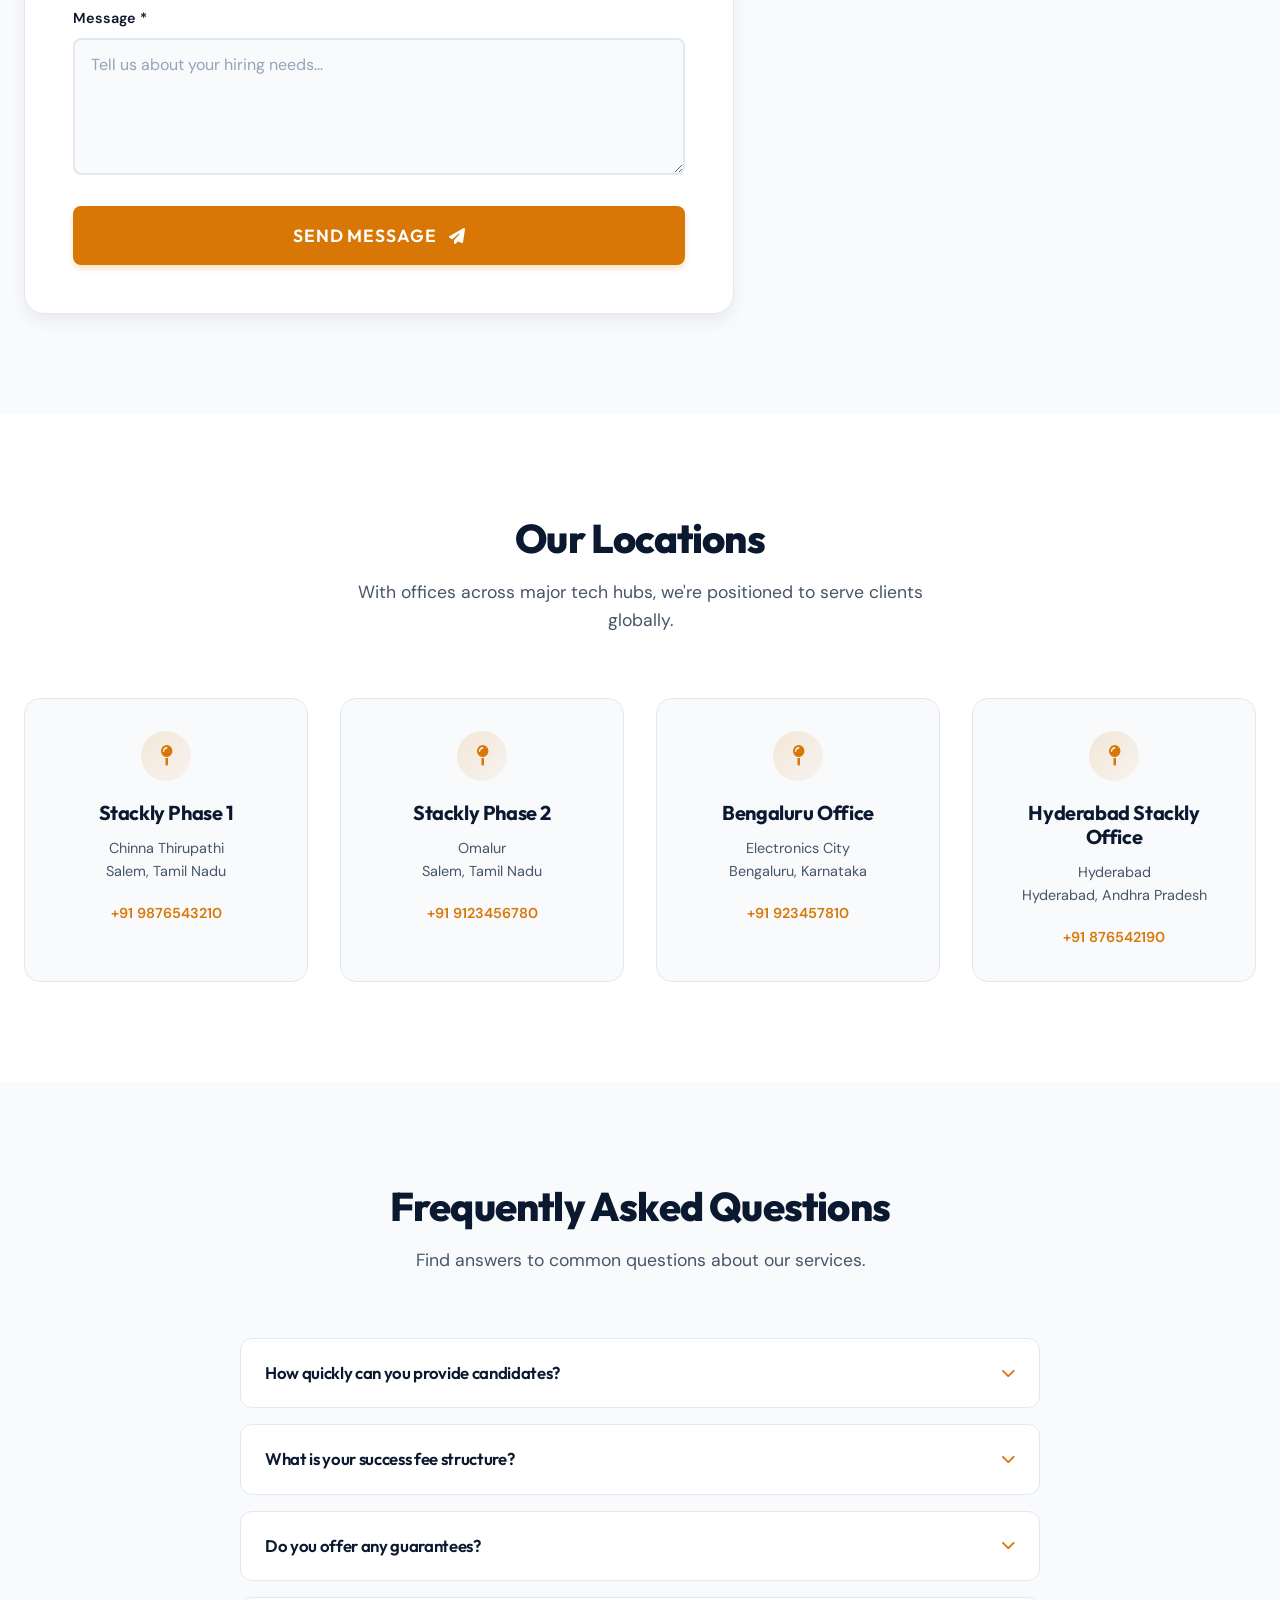
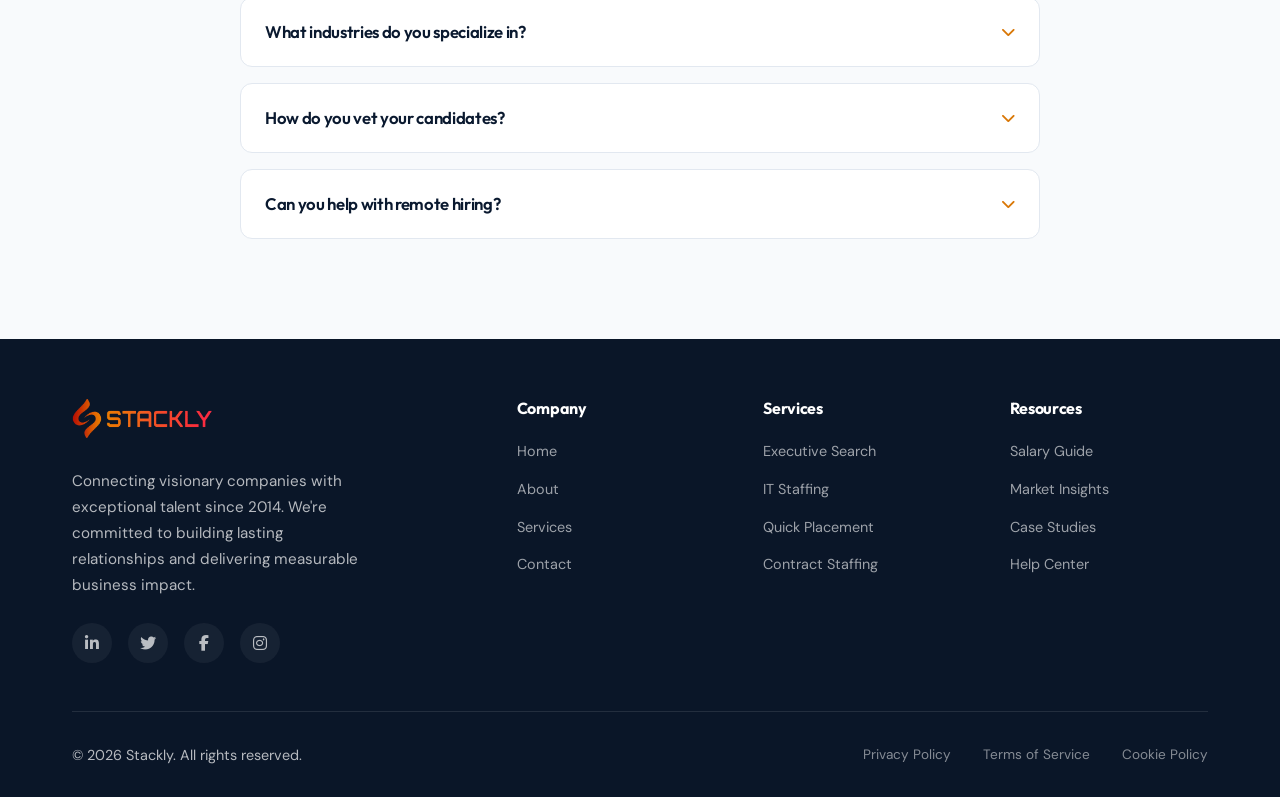
<file: Homepage2/contact.html>
<!DOCTYPE html>
<html lang="en">

<head>
    <meta charset="UTF-8">
    <meta name="viewport" content="width=device-width, initial-scale=1.0">
    <title>Contact Us -  Recuirment Agency</title>
    <meta name="description"
        content="Get in touch with Stackly - a premier technical search firm. Contact us for executive search, IT staffing, and talent solutions." />
    <link rel="stylesheet" href="shared.css">
    <link rel="stylesheet" href="contact.css">
    <link href="https://fonts.googleapis.com/icon?family=Material+Icons" rel="stylesheet">
    <link
        href="https://fonts.googleapis.com/css2?family=DM+Sans:wght@400;500;600;700&family=Outfit:wght@400;600;700;800;900&display=swap"
        rel="stylesheet" />
    <link rel="stylesheet" href="https://cdnjs.cloudflare.com/ajax/libs/font-awesome/6.5.1/css/all.min.css">
</head>

<body>
    <div class="header-container">
        <header id="header">
            <div class="head-cls">
                <a href="index.html">
                    <img src="./assets/stackly-logo.webp" alt="Stackly Logo" class="logo">
                </a>
                <div class="menu-items" id="navMenu">
                    <a href="index.html">Home</a>
                    <a href="about.html">About</a>
                    <a href="services.html">Services</a>
                    <a href="contact.html" class="active">Contact</a>
                    <div class="close-btn material-icons" id="closeMenu">close</div>
                    <div class="head-btns mob-view">
                        <a href="login.html" class="btn btn-primary">Login</a>
                    </div>
                </div>
                <div class="head-btns">
                    <a href="login.html" class="btn btn-primary">Login <span class="material-icons">login</span></a>
                </div>
                <div class="hamburger" id="hamburger">
                    <span class="material-icons">menu</span>
                </div>
            </div>
        </header>
    </div>
    <section class="contact-hero-section">
        <div class="contact-hero-container">
            <div class="contact-hero-content">
                <span class="contact-hero-eyebrow">GET IN TOUCH</span>
                <h1 class="contact-hero-headline">Let's Build Your Dream Team Together</h1>
                <p class="contact-hero-subtext">Ready to transform your hiring process? Our team of technical
                    recruitment experts is here to help you find the perfect talent for your organization.</p>
            </div>
        </div>
    </section>
    <section class="contact-info-section">
        <div class="container">
            <div class="contact-info-grid">
                <div class="contact-info-card">
                    <div class="contact-info-icon">
                        <i class="fas fa-phone-alt"></i>
                    </div>
                    <h3>Phone</h3>
                    <p>Speak with our recruitment specialists</p>
                    <a href="404page.html">+91 9876543210</a>
                </div>

                <div class="contact-info-card">
                    <div class="contact-info-icon">
                        <i class="fas fa-envelope"></i>
                    </div>
                    <h3>Email</h3>
                    <p>Send us a message anytime</p>
                    <a href="404page.html">info@thestackly.com</a>
                </div>

                <div class="contact-info-card">
                    <div class="contact-info-icon">
                        <i class="fas fa-map-marker-alt"></i>
                    </div>
                    <h3>Office</h3>
                    <p>Visit our headquarters</p>
                    <span>Stackly Phase 1, Salem, <b>Tamil Nadu</b></span>
                </div>

                <div class="contact-info-card">
                    <div class="contact-info-icon">
                        <i class="fas fa-clock"></i>
                    </div>
                    <h3>Hours</h3>
                    <p>We're available when you need us</p>
                    <span>Mon-Fri: 9AM - 6PM IST</span>
                </div>
            </div>
        </div>
    </section>

    <section class="contact-form-section">
        <div class="container">
            <div class="contact-form-grid">
                <div class="contact-form-wrapper">
                    <div class="form-header">
                        <h2>Send us a Message</h2>
                        <p>Fill out the form below and our team will get back to you within 24 hours.</p>
                    </div>

                    <form class="contact-form" id="contactForm">
                        <div class="form-row">
                            <div class="form-group">
                                <label for="firstName">First Name *</label>
                                <input type="text" id="firstName" name="firstName" required placeholder="John">
                            </div>
                            <div class="form-group">
                                <label for="lastName">Last Name *</label>
                                <input type="text" id="lastName" name="lastName" required placeholder="Doe">
                            </div>
                        </div>

                        <div class="form-row">
                            <div class="form-group">
                                <label for="email">Email Address *</label>
                                <input type="email" id="email" name="email" required placeholder="john@company.com">
                            </div>
                            <div class="form-group">
                                <label for="phone">Phone Number</label>
                                <input type="number" id="phone" name="phone" placeholder="+91 9876543210">
                            </div>
                        </div>

                        <div class="form-group">
                            <label for="company">Company Name</label>
                            <input type="text" id="company" name="company" placeholder="Your Company Inc.">
                        </div>

                        <div class="form-group">
                            <label for="service">Service Interested In *</label>
                            <select id="service" name="service" required>
                                <option value="">Select a service</option>
                                <option value="permanent">Permanent / Direct Hire</option>
                                <option value="contract">Contract Staffing</option>
                                <option value="executive">Executive Search</option>
                                <option value="staff-augmentation">Staff Augmentation</option>
                                <option value="other">Other</option>
                            </select>
                        </div>

                        <div class="form-group">
                            <label for="message">Message *</label>
                            <textarea id="message" name="message" rows="5" required
                                placeholder="Tell us about your hiring needs..."></textarea>
                        </div>

                        <button type="submit" class="btn btn-primary btn-submit">
                            <span>Send Message</span>
                            <i class="fas fa-paper-plane"></i>
                        </button>
                    </form>
                </div>

                <div class="contact-sidebar">
                    <div class="sidebar-card">
                        <h3>Why Choose Stackly?</h3>
                        <ul class="benefits-list">
                            <li>
                                <i class="fas fa-check-circle"></i>
                                <span>98% First-Year Retention Rate</span>
                            </li>
                            <li>
                                <i class="fas fa-check-circle"></i>
                                <span>14 Days Average Time-to-Fill</span>
                            </li>
                            <li>
                                <i class="fas fa-check-circle"></i>
                                <span>50,000+ Vetted Professionals</span>
                            </li>
                            <li>
                                <i class="fas fa-check-circle"></i>
                                <span>90-Day Replacement Guarantee</span>
                            </li>
                            <li>
                                <i class="fas fa-check-circle"></i>
                                <span>24-Hour Initial Shortlist</span>
                            </li>
                        </ul>
                    </div>

                    <div class="sidebar-card">
                        <h3>Quick Connect</h3>
                        <p>Prefer a different way to reach us?</p>
                        <div class="quick-connect">
                            <a href="404page.html" class="social-btn linkedin"><i class="fab fa-linkedin-in"></i></a>
                            <a href="404page.html" class="social-btn twitter"><i class="fab fa-twitter"></i></a>
                            <a href="404page.html" class="social-btn facebook"><i class="fab fa-facebook-f"></i></a>
                            <a href="404page.html" class="social-btn instagram"><i class="fab fa-instagram"></i></a>
                        </div>
                    </div>
                </div>
            </div>
        </div>
    </section>
    <section class="locations-section">
        <div class="container">
            <div class="section-header text-center">
                <h2>Our Locations</h2>
                <p>With offices across major tech hubs, we're positioned to serve clients globally.</p>
            </div>

            <div class="locations-grid">
                <div class="location-card">
                    <div class="location-icon">
                        <i class="fas fa-map-pin"></i>
                    </div>
                    <h3>Stackly Phase 1</h3>
                    <p>Chinna Thirupathi<br>Salem, Tamil Nadu</p>
                    <a href="404page.html">+91 9876543210</a>
                </div>

                <div class="location-card">
                    <div class="location-icon">
                        <i class="fas fa-map-pin"></i>
                    </div>
                    <h3>Stackly Phase 2</h3>
                    <p>Omalur <br>Salem, Tamil Nadu</p>
                    <a href="404page.html">+91 9123456780</a>
                </div>

                <div class="location-card">
                    <div class="location-icon">
                        <i class="fas fa-map-pin"></i>
                    </div>
                    <h3>Bengaluru Office</h3>
                    <p>Electronics City<br>Bengaluru, Karnataka</p>
                    <a href="404page.html">+91 923457810</a>
                </div>

                <div class="location-card">
                    <div class="location-icon">
                        <i class="fas fa-map-pin"></i>
                    </div>
                    <h3>Hyderabad Stackly Office</h3>
                    <p>Hyderabad<br>Hyderabad, Andhra Pradesh </p>
                    <a href="404page.html">+91 876542190</a>
                </div>
            </div>
        </div>
    </section>

    <section class="faq-section">
        <div class="container">
            <div class="section-header text-center">
                <h2>Frequently Asked Questions</h2>
                <p>Find answers to common questions about our services.</p>
            </div>

            <div class="faq-grid">
                <div class="faq-item">
                    <div class="faq-question">
                        <h4>How quickly can you provide candidates?</h4>
                        <i class="fas fa-chevron-down"></i>
                    </div>
                    <div class="faq-answer">
                        <p>Our average time-to-fill is 14 days. For urgent requirements, we can provide an initial
                            shortlist within 24-48 hours thanks to our extensive network of 50,000+ pre-vetted
                            professionals.</p>
                    </div>
                </div>

                <div class="faq-item">
                    <div class="faq-question">
                        <h4>What is your success fee structure?</h4>
                        <i class="fas fa-chevron-down"></i>
                    </div>
                    <div class="faq-answer">
                        <p>We offer flexible engagement models including contingency search (no upfront cost, pay only
                            on success) and retained search (dedicated resources with priority scheduling). Contact us
                            for a customized quote based on your needs.</p>
                    </div>
                </div>

                <div class="faq-item">
                    <div class="faq-question">
                        <h4>Do you offer any guarantees?</h4>
                        <i class="fas fa-chevron-down"></i>
                    </div>
                    <div class="faq-answer">
                        <p>Yes! We offer a 90-day replacement guarantee. If our placed candidate isn't the perfect fit
                            within the first 90 days, we will replace them at zero additional cost.</p>
                    </div>
                </div>

                <div class="faq-item">
                    <div class="faq-question">
                        <h4>What industries do you specialize in?</h4>
                        <i class="fas fa-chevron-down"></i>
                    </div>
                    <div class="faq-answer">
                        <p>We specialize in technical talent across all major tech stacks including Frontend (Angular,
                            React, Vue), Backend (.NET, Node.js, Python), Cloud (AWS, Azure, GCP), Mobile, DevOps, and
                            AI/ML domains.</p>
                    </div>
                </div>

                <div class="faq-item">
                    <div class="faq-question">
                        <h4>How do you vet your candidates?</h4>
                        <i class="fas fa-chevron-down"></i>
                    </div>
                    <div class="faq-answer">
                        <p>Our rigorous 7-step verification process includes technical assessments, behavioral
                            interviews, reference checks, background verification, skills testing, culture fit
                            assessment, and credential validation.</p>
                    </div>
                </div>

                <div class="faq-item">
                    <div class="faq-question">
                        <h4>Can you help with remote hiring?</h4>
                        <i class="fas fa-chevron-down"></i>
                    </div>
                    <div class="faq-answer">
                        <p>Absolutely! We have experience placing remote talent globally and can help you build
                            distributed teams. We understand the unique challenges of remote hiring and can source
                            candidates comfortable with remote work arrangements.</p>
                    </div>
                </div>
            </div>
        </div>
    </section>
    <footer class="site-footer">
        <div class="container">
            <div class="footer-grid">
                <div class="footer-brand">
                    <div class="footer-logo">
                        <img src="./assets/stackly-logo.webp" alt="Stackly Logo" style="width: 140px;">
                    </div>
                    <p class="footer-bio">Connecting visionary companies with exceptional talent since 2014. We're
                        committed to building lasting relationships and delivering measurable business impact.</p>
                    <div class="social-links">
                        <a href="404page.html" class="social-icon"><i class="fab fa-linkedin-in"></i></a>
                        <a href="404page.html" class="social-icon"><i class="fab fa-twitter"></i></a>
                        <a href="404page.html" class="social-icon"><i class="fab fa-facebook-f"></i></a>
                        <a href="404page.html" class="social-icon"><i class="fab fa-instagram"></i></a>
                    </div>
                </div>
                <div class="footer-links">
                    <h4 class="footer-title">Company</h4>
                    <ul class="footer-list">
                        <li><a href="index.html">Home</a></li>
                        <li><a href="about.html">About</a></li>
                        <li><a href="services.html">Services</a></li>
                        <li><a href="contact.html">Contact</a></li>
                    </ul>
                </div>
                <div class="footer-links">
                    <h4 class="footer-title">Services</h4>
                    <ul class="footer-list">
                        <li><a href="404page.html">Executive Search</a></li>
                        <li><a href="404page.html">IT Staffing</a></li>
                        <li><a href="404page.html">Quick Placement</a></li>
                        <li><a href="404page.html">Contract Staffing</a></li>
                    </ul>
                </div>

                <div class="footer-links">
                    <h4 class="footer-title">Resources</h4>
                    <ul class="footer-list">
                        <li><a href="404page.html">Salary Guide</a></li>
                        <li><a href="404page.html">Market Insights</a></li>
                        <li><a href="404page.html">Case Studies</a></li>
                        <li><a href="404page.html">Help Center</a></li>
                    </ul>
                </div>
            </div>
            <div class="footer-bottom">
                <p>&copy; 2026 Stackly. All rights reserved.</p>
                <div class="footer-bottom-links">
                    <a href="404page.html">Privacy Policy</a>
                    <a href="404page.html">Terms of Service</a>
                    <a href="404page.html">Cookie Policy</a>
                </div>
            </div>
        </div>
    </footer>


    <script src="script.js"></script>
    <script>
        const contactForm = document.getElementById('contactForm');

        const emailRegex = /^[^\s@]+@[^\s@]+\.[^\s@]+$/;

        const phoneRegex = /^[\+]?[(]?[0-9]{3}[)]?[-\s\.]?[0-9]{3}[-\s\.]?[0-9]{4,6}$/;

        function showError(input, message) {
            const formGroup = input.parentElement;
            const existingError = formGroup.querySelector('.error-message');
            if (existingError) {
                existingError.remove();
            }

            input.style.borderColor = '#dc2626';

            const errorDiv = document.createElement('div');
            errorDiv.className = 'error-message';
            errorDiv.style.color = '#dc2626';
            errorDiv.style.fontSize = '0.85rem';
            errorDiv.style.marginTop = '0.5rem';
            errorDiv.textContent = message;
            formGroup.appendChild(errorDiv);
        }

        function clearError(input) {
            const formGroup = input.parentElement;
            const existingError = formGroup.querySelector('.error-message');
            if (existingError) {
                existingError.remove();
            }
            input.style.borderColor = '#E2E8F0';
        }

        function validateField(input, rules) {
            const value = input.value.trim();

            if (rules.required && value === '') {
                showError(input, rules.required);
                return false;
            }

            if (rules.email && value !== '') {
                if (!emailRegex.test(value)) {
                    showError(input, rules.email);
                    return false;
                }
            }

            if (rules.phone && value !== '') {
                if (!phoneRegex.test(value)) {
                    showError(input, rules.phone);
                    return false;
                }
            }

            if (rules.minLength && value.length < rules.minLength) {
                showError(input, rules.minLength);
                return false;
            }

            clearError(input);
            return true;
        }

        contactForm.querySelectorAll('input, select, textarea').forEach(input => {
            input.addEventListener('blur', function () {
                const rules = getValidationRules(this);
                if (rules) {
                    validateField(this, rules);
                }
            });

            input.addEventListener('input', function () {
                clearError(this);
            });
        });

        function getValidationRules(input) {
            const id = input.id;

            switch (id) {
                case 'firstName':
                    return { required: 'First name is required', minLength: 'First name must be at least 2 characters' };
                case 'lastName':
                    return { required: 'Last name is required', minLength: 'Last name must be at least 2 characters' };
                case 'email':
                    return { required: 'Email is required', email: 'Please enter a valid email address' };
                case 'phone':
                    return { phone: 'Please enter a valid phone number' };
                case 'service':
                    return { required: 'Please select a service' };
                case 'message':
                    return { required: 'Message is required', minLength: 'Message must be at least 10 characters' };
                default:
                    return null;
            }
        }

        contactForm.addEventListener('submit', function (e) {
            e.preventDefault();

            let isValid = true;
            const formData = {};

            contactForm.querySelectorAll('input, select, textarea').forEach(input => {
                const rules = getValidationRules(input);
                if (rules) {
                    if (!validateField(input, rules)) {
                        isValid = false;
                    }
                    formData[input.name] = input.value.trim();
                }
            });

            if (!isValid) {
                const firstError = contactForm.querySelector('.error-message');
                if (firstError) {
                    firstError.scrollIntoView({ behavior: 'smooth', block: 'center' });
                }
                return;
            }
            window.location.href = '404page.html';
            contactForm.reset();
        });

        document.querySelectorAll('.faq-question').forEach(question => {
            question.addEventListener('click', () => {
                const item = question.parentElement;
                item.classList.toggle('active');
            });
        });
    </script>
</body>

</html>
</file>
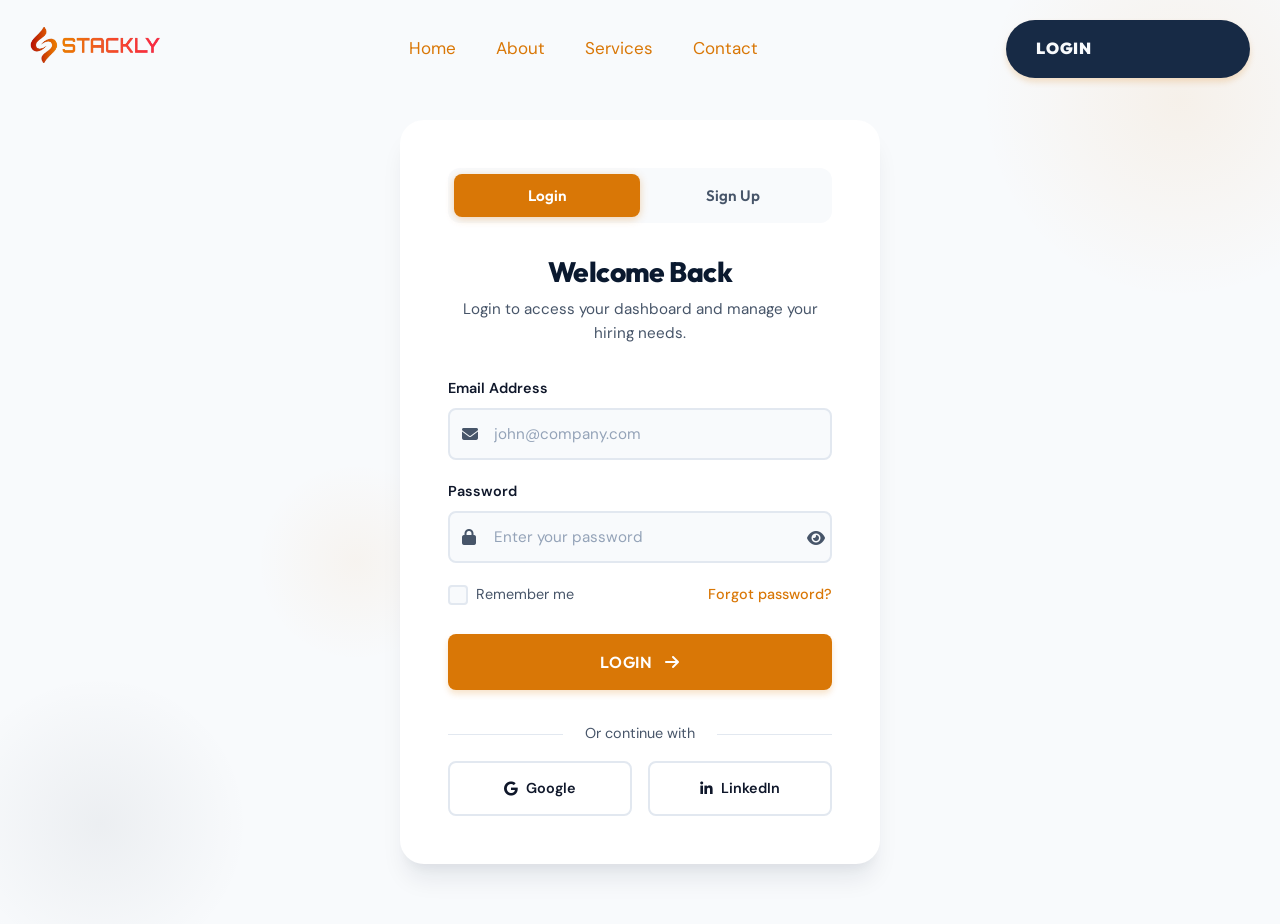
<file: Homepage2/login.html>
<!DOCTYPE html>
<html lang="en">

<head>
    <meta charset="UTF-8">
    <meta name="viewport" content="width=device-width, initial-scale=1.0">
    <title>Login -  Recuirment Agency</title>
    <meta name="description" content="Login to Stackly - Access your account and manage your hiring needs." />
    <link rel="stylesheet" href="shared.css">
    <link rel="stylesheet" href="login.css">
    <link href="https://fonts.googleapis.com/icon?family=Material+Icons" rel="stylesheet">
    <link
        href="https://fonts.googleapis.com/css2?family=DM+Sans:wght@400;500;600;700&family=Outfit:wght@400;600;700;800;900&display=swap"
        rel="stylesheet" />
    <link rel="stylesheet" href="https://cdnjs.cloudflare.com/ajax/libs/font-awesome/6.5.1/css/all.min.css">
</head>

<body>

    <div class="header-container">
        <header id="header">
            <div class="head-cls">
                <a href="index.html">
                    <img src="./assets/stackly-logo.webp" alt="Stackly Logo" class="logo">
                </a>
                <div class="menu-items" id="navMenu">
                    <a href="index.html">Home</a>
                    <a href="about.html">About</a>
                    <a href="services.html">Services</a>
                    <a href="contact.html">Contact</a>
                    <div class="close-btn material-icons" id="closeMenu">close</div>
                    <div class="head-btns mob-view">
                        <a href="login.html" class="btn btn-primary active">Login</a>
                    </div>
                </div>
                <div class="head-btns">
                    <a href="login.html" class="btn btn-primary active">Login <span
                            class="material-icons">login</span></a>
                </div>
                <div class="hamburger" id="hamburger">
                    <span class="material-icons">menu</span>
                </div>
            </div>
        </header>
    </div>


    <section class="auth-section">
        <div class="auth-container">

            <div class="auth-toggle">
                <button class="toggle-btn active" data-form="login">
                    <span>Login</span>
                </button>
                <button class="toggle-btn" data-form="signup">
                    <span>Sign Up</span>
                </button>
                <div class="toggle-slider"></div>
            </div>


            <div class="auth-form-wrapper active" id="loginForm">
                <div class="form-header">
                    <h2>Welcome Back</h2>
                    <p>Login to access your dashboard and manage your hiring needs.</p>
                </div>

                <form class="auth-form" id="loginFormElement">
                    <div class="form-group">
                        <label for="loginEmail">Email Address</label>
                        <div class="input-wrapper">
                            <i class="fas fa-envelope"></i>
                            <input type="email" id="loginEmail" name="email" placeholder="john@company.com">
                        </div>
                    </div>

                    <div class="form-group">
                        <label for="loginPassword">Password</label>
                        <div class="input-wrapper">
                            <i class="fas fa-lock"></i>
                            <input type="password" id="loginPassword" name="password" placeholder="Enter your password">
                            <button type="button" class="password-toggle" onclick="togglePassword('loginPassword')">
                                <i class="fas fa-eye"></i>
                            </button>
                        </div>
                    </div>

                    <div class="form-options">
                        <label class="checkbox-wrapper">
                            <input type="checkbox" name="remember">
                            <span class="checkmark"></span>
                            Remember me
                        </label>
                        <a href="#" class="forgot-link" onclick="showForgotPassword(event)">Forgot password?</a>
                    </div>

                    <button type="submit" class="btn btn-primary btn-auth">
                        <span>Login</span>
                        <i class="fas fa-arrow-right"></i>
                    </button>
                </form>

                <div class="social-login">
                    <p>Or continue with</p>
                    <div class="social-buttons">
                        <a href="404page.html" class="social-auth-btn google">
                            <i class="fab fa-google"></i>
                            Google
                        </a>
                        <a href="404page.html" class="social-auth-btn linkedin">
                            <i class="fab fa-linkedin-in"></i>
                            LinkedIn
                        </a>
                    </div>
                </div>
            </div>


            <div class="auth-form-wrapper" id="forgotForm">
                <div class="form-header">
                    <h2>Reset Password</h2>
                    <p>Enter your email address and we'll send you a link to reset your password.</p>
                </div>

                <form class="auth-form" id="forgotFormElement">
                    <div class="form-group">
                        <label for="forgotEmail">Email Address</label>
                        <div class="input-wrapper">
                            <i class="fas fa-envelope"></i>
                            <input type="email" id="forgotEmail" name="email" placeholder="john@company.com">
                        </div>
                    </div>

                    <button type="submit" class="btn btn-primary btn-auth">
                        <span>Send Reset Link</span>
                        <i class="fas fa-paper-plane"></i>
                    </button>

                    <div class="back-to-login">
                        <a href="#" onclick="showLogin(event)">
                            <i class="fas fa-arrow-left"></i>
                            Back to Login
                        </a>
                    </div>
                </form>
            </div>


            <div class="auth-form-wrapper" id="signupForm">
                <div class="form-header">
                    <h2>Create Account</h2>
                    <p>Join Stackly and transform your hiring process today.</p>
                </div>

                <form class="auth-form" id="signupFormElement">
                    <div class="form-row">
                        <div class="form-group">
                            <label for="signupFirstName">First Name</label>
                            <div class="input-wrapper">
                                <i class="fas fa-user"></i>
                                <input type="text" id="signupFirstName" name="firstName" placeholder="John">
                            </div>
                        </div>
                        <div class="form-group">
                            <label for="signupLastName">Last Name</label>
                            <div class="input-wrapper">
                                <i class="fas fa-user"></i>
                                <input type="text" id="signupLastName" name="lastName" placeholder="Doe">
                            </div>
                        </div>
                    </div>

                    <div class="form-group">
                        <label for="signupEmail">Email Address</label>
                        <div class="input-wrapper">
                            <i class="fas fa-envelope"></i>
                            <input type="email" id="signupEmail" name="email" placeholder="john@company.com">
                        </div>
                    </div>

                    <div class="form-group">
                        <label for="signupPassword">Password</label>
                        <div class="input-wrapper">
                            <i class="fas fa-lock"></i>
                            <input type="password" id="signupPassword" name="password" placeholder="Create a password">
                            <button type="button" class="password-toggle" onclick="togglePassword('signupPassword')">
                                <i class="fas fa-eye"></i>
                            </button>
                        </div>
                        <div class="password-strength">
                            <div class="strength-bar">
                                <div class="strength-fill" id="strengthFill"></div>
                            </div>
                            <span class="strength-text" id="strengthText"></span>
                        </div>
                    </div>

                    <div class="form-group">
                        <label for="signupConfirmPassword">Confirm Password</label>
                        <div class="input-wrapper">
                            <i class="fas fa-lock"></i>
                            <input type="password" id="signupConfirmPassword" name="confirmPassword"
                                placeholder="Confirm your password">
                            <button type="button" class="password-toggle"
                                onclick="togglePassword('signupConfirmPassword')">
                                <i class="fas fa-eye"></i>
                            </button>
                        </div>
                    </div>

                    <div class="form-group">
                        <label for="userType">I am a</label>
                        <div class="input-wrapper select-wrapper">
                            <i class="fas fa-briefcase"></i>
                            <select id="userType" name="userType">
                                <option value="">Select role</option>
                                <option value="employer">Employer / Hiring Manager</option>
                                <option value="recruiter">Recruiter</option>
                                <option value="candidate">Job Seeker</option>
                            </select>
                        </div>
                    </div>

                    <label class="checkbox-wrapper terms">
                        <input type="checkbox" name="terms" id="termsCheckbox">
                        <span class="checkmark"></span>
                        I agree to the <a href="#">Terms of Service</a> and <a href="#">Privacy Policy</a>
                    </label>

                    <button type="submit" class="btn btn-primary btn-auth">
                        <span>Create Account</span>
                        <i class="fas fa-arrow-right"></i>
                    </button>
                </form>

                <div class="social-login">
                    <p>Or sign up with</p>
                    <div class="social-buttons">
                        <a href="404page.html" class="social-auth-btn google">
                            <i class="fab fa-google"></i>
                            Google
                        </a>
                        <a href="404page.html" class="social-auth-btn linkedin">
                            <i class="fab fa-linkedin-in"></i>
                            LinkedIn
                        </a>
                    </div>
                </div>
            </div>
        </div>


        <div class="auth-decoration">
            <div class="decoration-circle circle-1"></div>
            <div class="decoration-circle circle-2"></div>
            <div class="decoration-circle circle-3"></div>
        </div>
    </section>

    <script src="script.js"></script>
    <script>
        const toggleBtns = document.querySelectorAll('.toggle-btn');
        const authForms = document.querySelectorAll('.auth-form-wrapper');
        const toggleSlider = document.querySelector('.toggle-slider');

        toggleBtns.forEach(btn => {
            btn.addEventListener('click', () => {
                const formType = btn.dataset.form;

                toggleBtns.forEach(b => b.classList.remove('active'));
                btn.classList.add('active');

                const btnIndex = Array.from(toggleBtns).indexOf(btn);
                toggleSlider.style.transform = `translateX(${btnIndex * 100}%)`;

                authForms.forEach(form => {
                    form.classList.remove('active');
                    if (form.id === formType + 'Form') {
                        setTimeout(() => {
                            form.classList.add('active');
                        }, 50);
                    }
                });
            });
        });

        function togglePassword(inputId) {
            const input = document.getElementById(inputId);
            const icon = input.parentElement.querySelector('.password-toggle i');

            if (input.type === 'password') {
                input.type = 'text';
                icon.classList.remove('fa-eye');
                icon.classList.add('fa-eye-slash');
            } else {
                input.type = 'password';
                icon.classList.remove('fa-eye-slash');
                icon.classList.add('fa-eye');
            }
        }
        const passwordInput = document.getElementById('signupPassword');
        const strengthFill = document.getElementById('strengthFill');
        const strengthText = document.getElementById('strengthText');

        passwordInput.addEventListener('input', function () {
            const password = this.value;
            const strength = calculatePasswordStrength(password);

            strengthFill.style.width = strength.percent + '%';
            strengthFill.className = 'strength-fill ' + strength.class;
            strengthText.textContent = strength.text;
            strengthText.className = 'strength-text ' + strength.class;
        });

        function calculatePasswordStrength(password) {
            let score = 0;

            if (password.length >= 8) score += 25;
            if (password.length >= 12) score += 15;
            if (/[a-z]/.test(password)) score += 15;
            if (/[A-Z]/.test(password)) score += 15;
            if (/[0-9]/.test(password)) score += 15;
            if (/[^a-zA-Z0-9]/.test(password)) score += 15;

            if (score < 30) {
                return { percent: score, class: 'weak', text: 'Weak' };
            } else if (score < 60) {
                return { percent: score, class: 'fair', text: 'Fair' };
            } else if (score < 80) {
                return { percent: score, class: 'good', text: 'Good' };
            } else {
                return { percent: score, class: 'strong', text: 'Strong' };
            }
        }

        const emailRegex = /^[^\s@]+@[^\s@]+\.[^\s@]+$/;
        const phoneRegex = /^[\+]?[(]?[0-9]{3}[)]?[-\s\.]?[0-9]{3}[-\s\.]?[0-9]{4,6}$/;

        function showError(input, message) {
            const formGroup = input.closest('.form-group');
            const existingError = formGroup.querySelector('.error-message');
            if (existingError) existingError.remove();

            input.style.borderColor = '#dc2626';

            const errorDiv = document.createElement('div');
            errorDiv.className = 'error-message';
            errorDiv.textContent = message;
            formGroup.appendChild(errorDiv);
        }

        function clearError(input) {

            if (!input) return;

            const formGroup = input.closest('.form-group');
            if (!formGroup) return;

            const existingError = formGroup.querySelector('.error-message');

            if (existingError) {
                existingError.textContent = "";
                input.style.borderColor = "";
            }
        }
        function validateField(input, rules) {

            if (!input) return false;

            const value = input.value.trim();

            if (rules.required && value === '') {
                showError(input, rules.required);
                return false;
            }

            if (rules.email && value !== '' && !emailRegex.test(value)) {
                showError(input, rules.email);
                return false;
            }

            if (rules.minLength && value.length < rules.minLength) {
                showError(input, rules.minLength);
                return false;
            }

            if (rules.match) {
                const matchField = document.getElementById(rules.match.field);

                if (!matchField || value !== matchField.value) {
                    showError(input, rules.match.message);
                    return false;
                }
            }


            clearError(input);
            return true;
        }
        const loginForm = document.getElementById('loginFormElement');

        loginForm.querySelectorAll('input').forEach(input => {
            input.addEventListener('blur', function () {
                const rules = getLoginRules(this);
                if (rules) validateField(this, rules);
            });
            input.addEventListener('input', function () {
                clearError(this);
            });
        });

        function getLoginRules(input) {
            const id = input.id;
            switch (id) {
                case 'loginEmail':
                    return { required: 'Email is required', email: 'Enter a valid email' };
                case 'loginPassword':
                    return { required: 'Password is required', minLength: 'Password must be at least 6 characters' };
                default:
                    return null;
            }
        }

        loginForm.addEventListener('submit', function (e) {
            e.preventDefault();
            let isValid = true;

            this.querySelectorAll('input').forEach(input => {
                const rules = getLoginRules(input);
                if (rules && !validateField(input, rules)) {
                    isValid = false;
                }
            });

            if (!isValid) return;
            window.location.href = '404page.html';
        });

        const signupForm = document.getElementById('signupFormElement');

        signupForm.querySelectorAll('input, select').forEach(input => {
            input.addEventListener('blur', function () {
                const rules = getSignupRules(this);
                if (rules) validateField(this, rules);
            });
            input.addEventListener('input', function () {
                clearError(this);
            });
        });

        function getSignupRules(input) {
            const id = input.id;
            switch (id) {
                case 'signupFirstName':
                    return { required: 'First name is required', minLength: 'At least 2 characters' };
                case 'signupLastName':
                    return { required: 'Last name is required', minLength: 'At least 2 characters' };
                case 'signupEmail':
                    return { required: 'Email is required', email: 'Enter a valid email' };
                case 'signupPassword':
                    return { required: 'Password is required', minLength: 'At least 8 characters' };
                case 'signupConfirmPassword':
                    return {
                        required: 'Please confirm password',
                        match: {
                            field: 'signupPassword',
                            message: 'Passwords do not match'
                        }
                    };
                case 'userType':
                    return { required: 'Please select your role' };
                default:
                    return null;
            }
        }

        signupForm.addEventListener('submit', function (e) {
            e.preventDefault();
            let isValid = true;

            const termsCheckbox = document.getElementById('termsCheckbox');
            if (!termsCheckbox.checked) {
                alert("You need to accept our terms and condition")
                return;
            }

            this.querySelectorAll('input, select').forEach(input => {
                const rules = getSignupRules(input);
                if (rules && !validateField(input, rules)) {
                    isValid = false;
                }
            });

            if (!isValid) return;
            window.location.href = '404page.html';
        });

        document.querySelectorAll('.input-wrapper input').forEach(input => {
            input.addEventListener('focus', function () {
                this.parentElement.classList.add('focused');
            });
            input.addEventListener('blur', function () {
                this.parentElement.classList.remove('focused');
            });
        });

        function showForgotPassword(e) {
            e.preventDefault();
            const forgotForm = document.getElementById('forgotForm');
            const loginForm = document.getElementById('loginForm');

            loginForm.classList.remove('active');
            setTimeout(() => {
                forgotForm.classList.add('active');
            }, 50);
        }

        function showLogin(e) {
            e.preventDefault();
            const forgotForm = document.getElementById('forgotForm');
            const loginForm = document.getElementById('loginForm');

            forgotForm.classList.remove('active');
            setTimeout(() => {
                loginForm.classList.add('active');
            }, 50);
        }
        const forgotForm = document.getElementById('forgotFormElement');

        forgotForm.querySelectorAll('input').forEach(input => {
            input.addEventListener('blur', function () {
                const rules = getForgotRules(this);
                if (rules) validateField(this, rules);
            });
            input.addEventListener('input', function () {
                clearError(this);
            });
        });

        function getForgotRules(input) {
            const id = input.id;
            switch (id) {
                case 'forgotEmail':
                    return { required: 'Email is required', email: 'Enter a valid email' };
                default:
                    return null;
            }
        }

        forgotForm.addEventListener('submit', function (e) {
            e.preventDefault();
            let isValid = true;

            this.querySelectorAll('input').forEach(input => {
                const rules = getForgotRules(input);
                if (rules && !validateField(input, rules)) {
                    isValid = false;
                }
            });

            if (!isValid) return;
            window.location.href = '404page.html'
            showLogin(e);
        });
    </script>
</body>

</html>
</file>
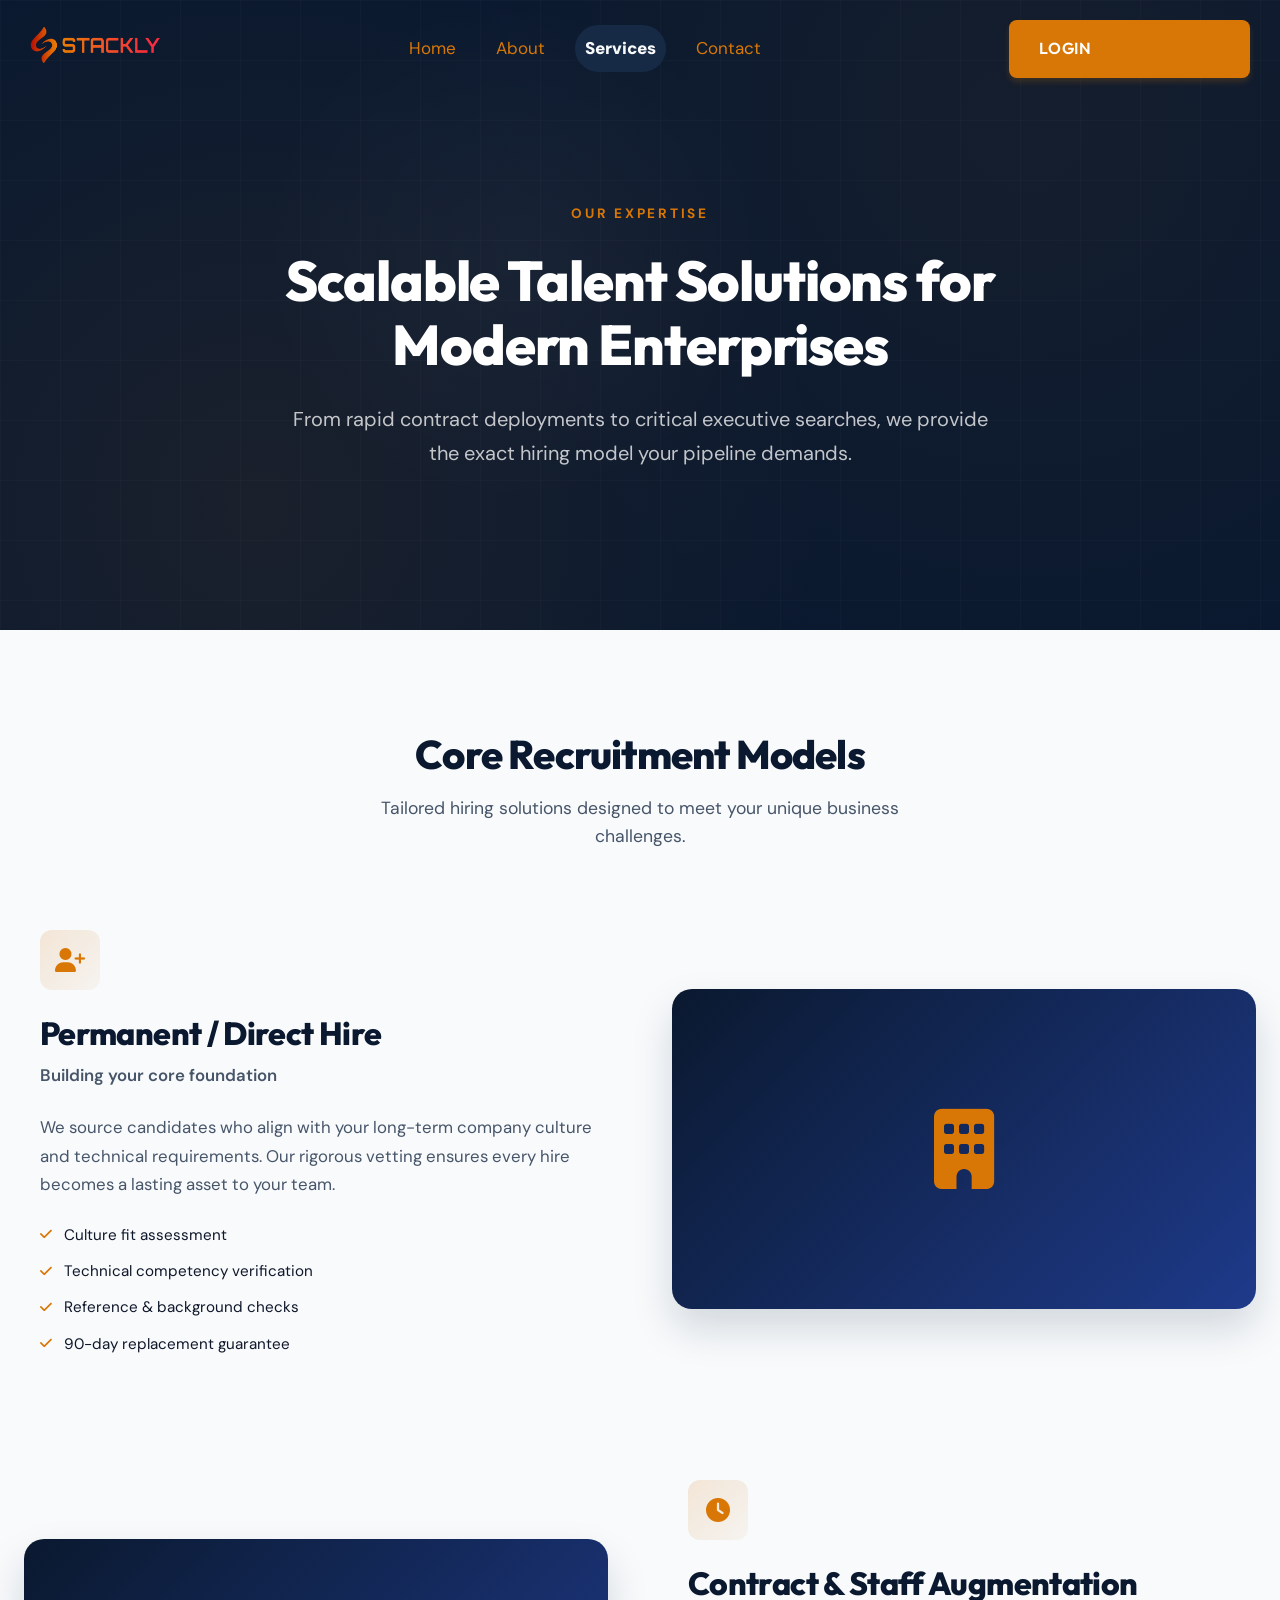
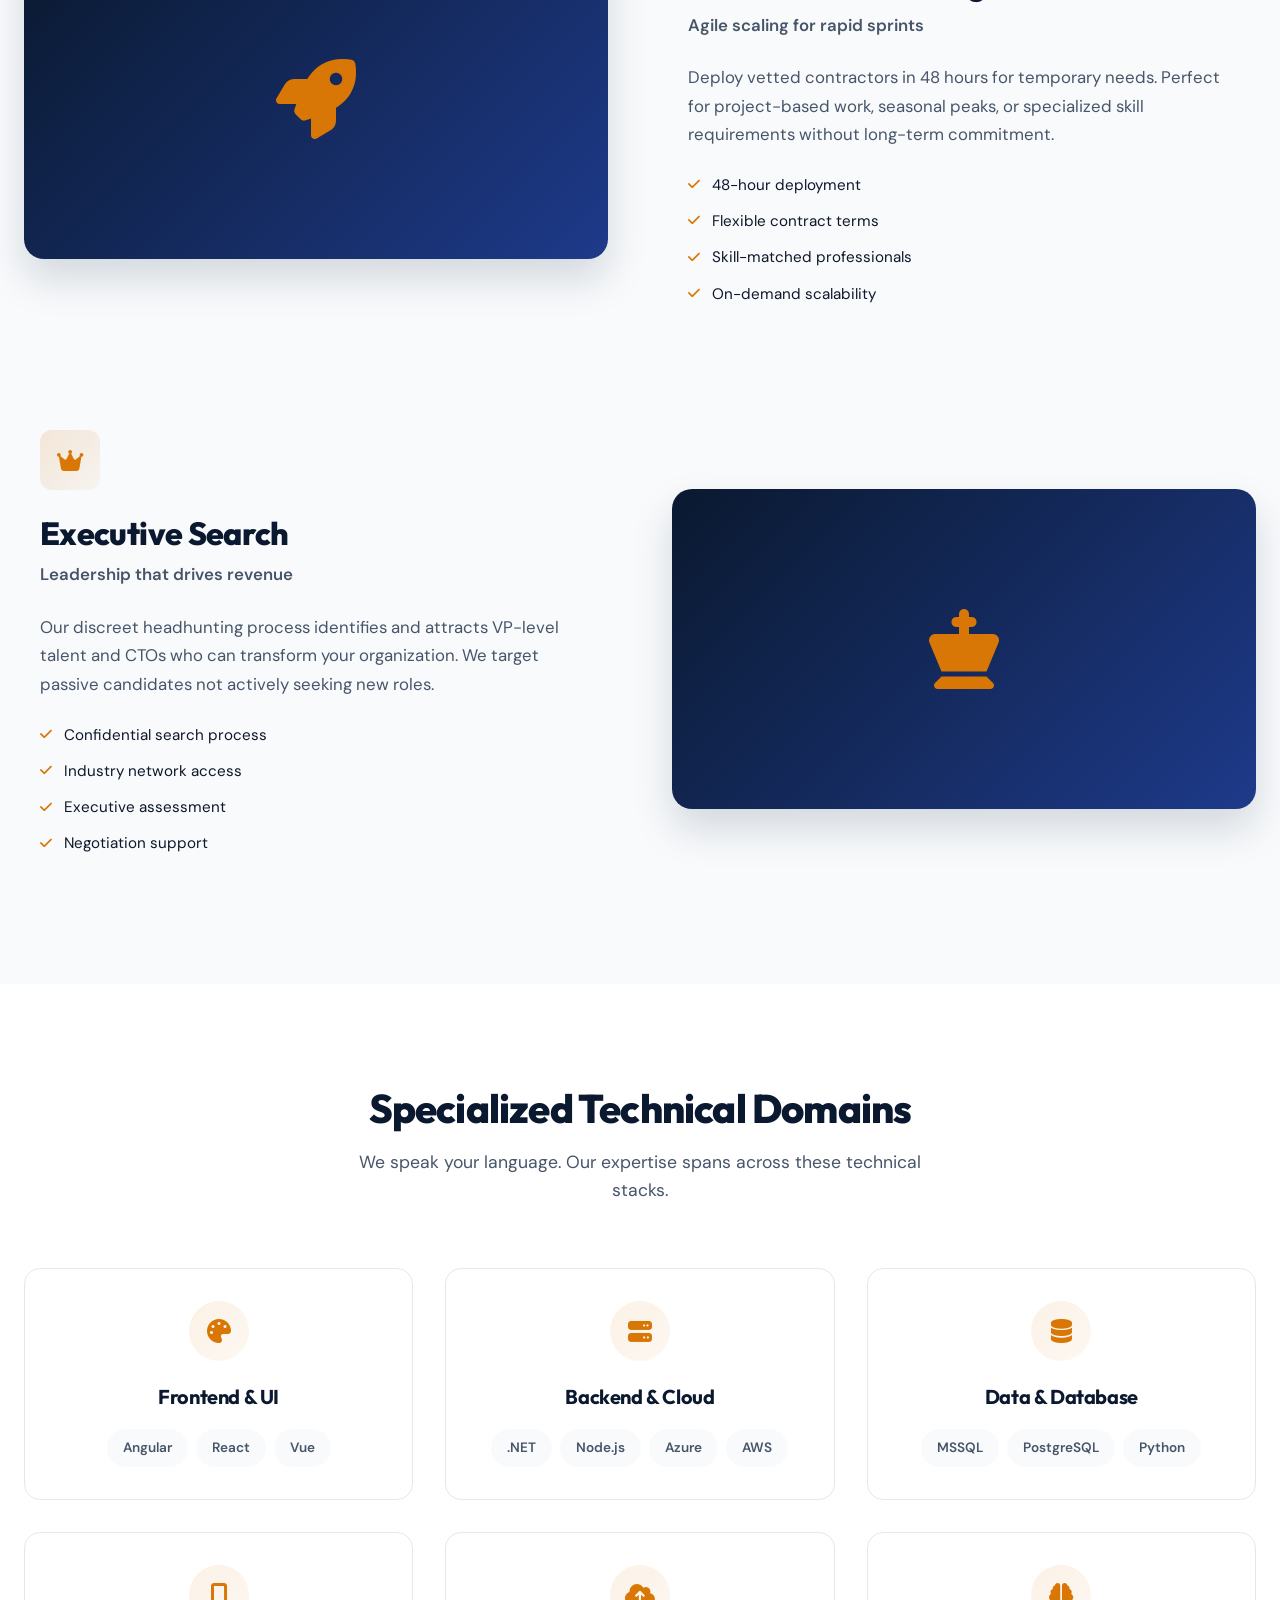
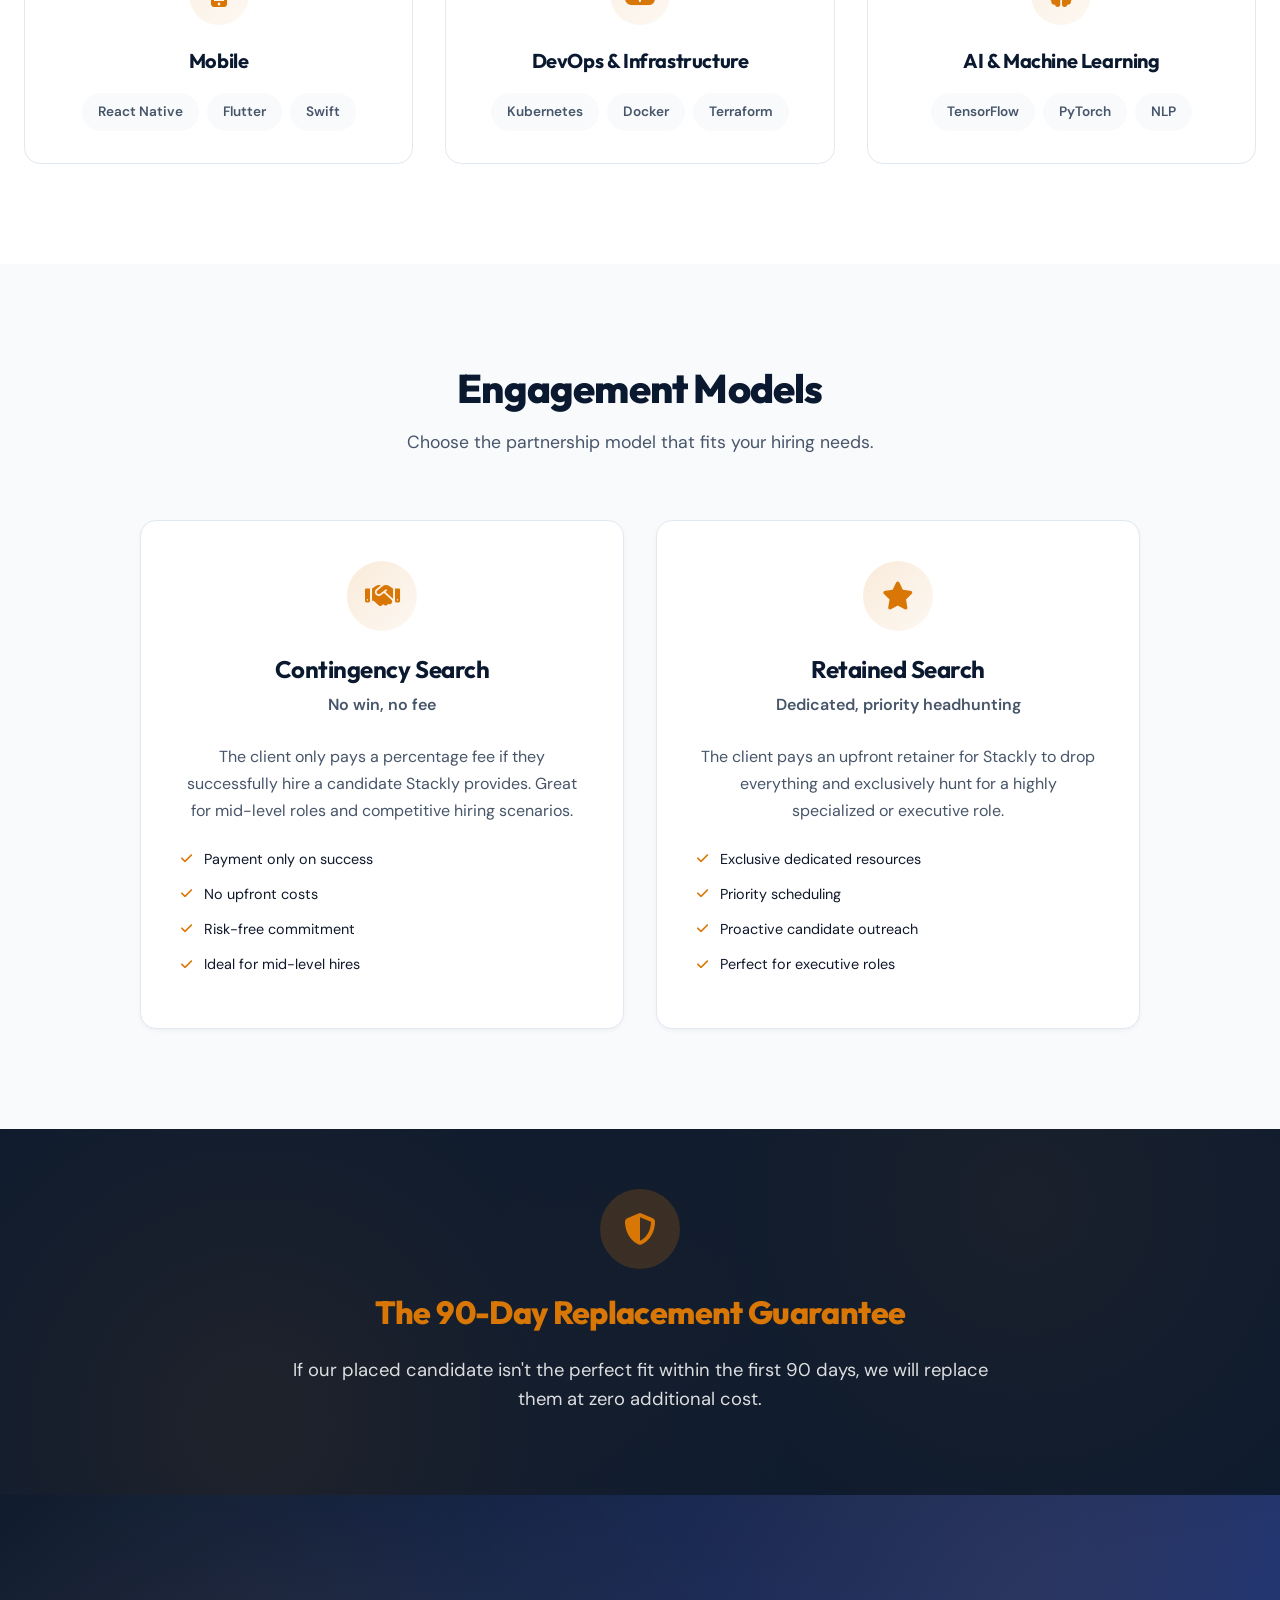
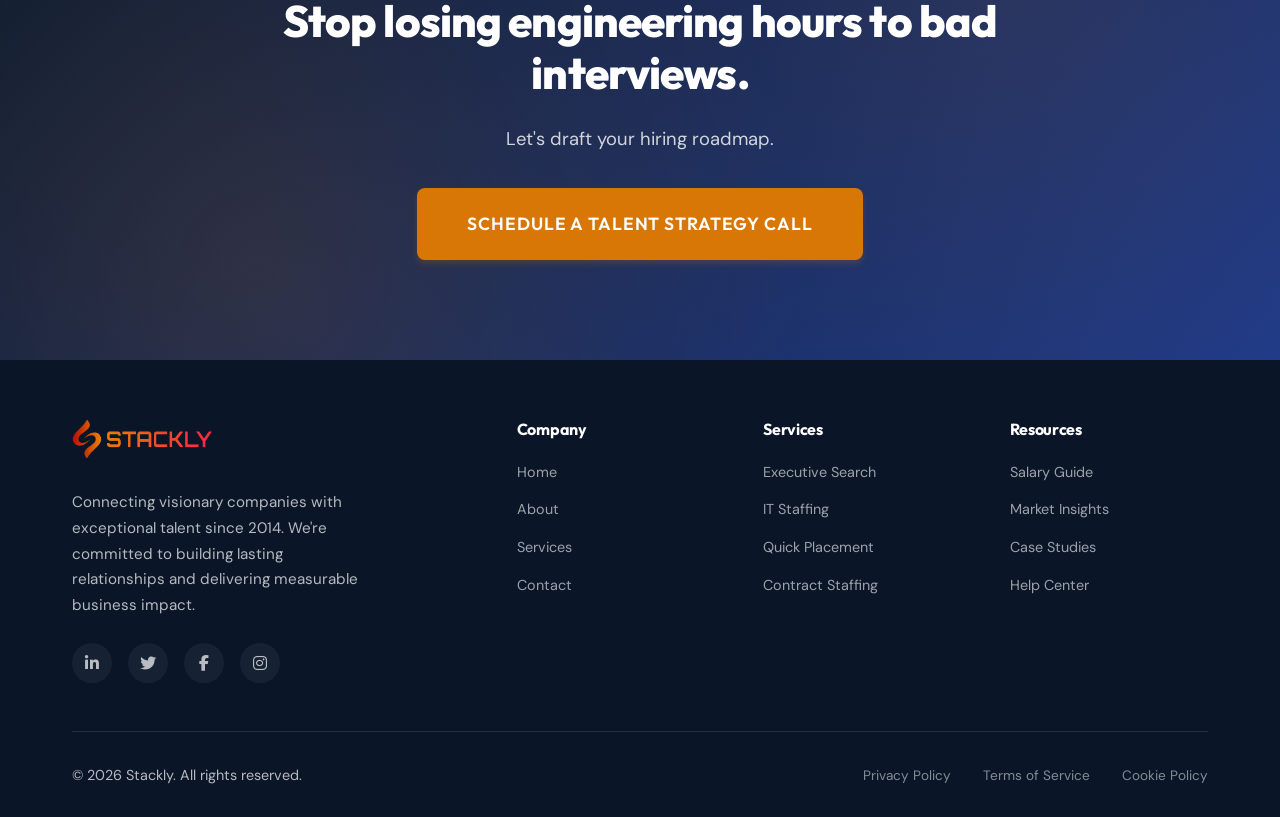
<file: Homepage2/services.html>
<!DOCTYPE html>
<html lang="en">

<head>
    <meta charset="UTF-8">
    <meta name="viewport" content="width=device-width, initial-scale=1.0">
    <title>Services -  Recuirment Agency</title>
    <meta name="description"
        content="Stackly provides scalable talent solutions for modern enterprises - from rapid contract deployments to critical executive searches." />
    <link rel="stylesheet" href="shared.css">
    <link rel="stylesheet" href="services.css">
    <link href="https://fonts.googleapis.com/icon?family=Material+Icons" rel="stylesheet">
    <link
        href="https://fonts.googleapis.com/css2?family=DM+Sans:wght@400;500;600;700&family=Outfit:wght@400;600;700;800;900&display=swap"
        rel="stylesheet" />
    <link rel="stylesheet" href="https://cdnjs.cloudflare.com/ajax/libs/font-awesome/6.5.1/css/all.min.css">
</head>

<body>
    <div class="header-container">
        <header id="header">
            <div class="head-cls">
                <a href="index.html">
                    <img src="./assets/stackly-logo.webp" alt="Stackly Logo" class="logo">
                </a>
                <div class="menu-items" id="navMenu">
                    <a href="index.html">Home</a>
                    <a href="about.html">About</a>
                    <a href="services.html" class="active">Services</a>
                    <a href="contact.html">Contact</a>
                    <div class="close-btn material-icons" id="closeMenu">close</div>
                    <div class="head-btns mob-view">
                        <a href="login.html" class="btn btn-primary">Login</a>
                    </div>
                </div>
                <div class="head-btns">
                    <a href="login.html" class="btn btn-primary">Login <span class="material-icons">login</span></a>
                </div>
                <div class="hamburger" id="hamburger">
                    <span class="material-icons">menu</span>
                </div>
            </div>
        </header>
    </div>

    <section class="services-hero-section">
        <div class="services-hero-container">
            <div class="services-hero-content">
                <span class="services-hero-eyebrow">OUR EXPERTISE</span>
                <h1 class="services-hero-headline">Scalable Talent Solutions for Modern Enterprises</h1>
                <p class="services-hero-subtext">From rapid contract deployments to critical executive searches, we
                    provide the exact hiring model your pipeline demands.</p>
            </div>
        </div>
    </section>

    <section class="recruitment-section">
        <div class="container">
            <div class="section-header text-center">
                <h2>Core Recruitment Models</h2>
                <p>Tailored hiring solutions designed to meet your unique business challenges.</p>
            </div>

            <div class="recruitment-grid">
                <div class="recruitment-row">
                    <div class="recruitment-content">
                        <div class="recruitment-icon">
                            <i class="fas fa-user-plus"></i>
                        </div>
                        <h3>Permanent / Direct Hire</h3>
                        <p class="recruitment-tagline">Building your core foundation</p>
                        <p>We source candidates who align with your long-term company culture and technical
                            requirements. Our rigorous vetting ensures every hire becomes a lasting asset to your team.
                        </p>
                        <ul class="recruitment-list">
                            <li><i class="fas fa-check"></i> Culture fit assessment</li>
                            <li><i class="fas fa-check"></i> Technical competency verification</li>
                            <li><i class="fas fa-check"></i> Reference & background checks</li>
                            <li><i class="fas fa-check"></i> 90-day replacement guarantee</li>
                        </ul>
                    </div>
                    <div class="recruitment-visual">
                        <div class="recruitment-img-wrapper">
                            <i class="fas fa-building"></i>
                        </div>
                    </div>
                </div>

                <div class="recruitment-row reverse">
                    <div class="recruitment-content">
                        <div class="recruitment-icon">
                            <i class="fas fa-clock"></i>
                        </div>
                        <h3>Contract & Staff Augmentation</h3>
                        <p class="recruitment-tagline">Agile scaling for rapid sprints</p>
                        <p>Deploy vetted contractors in 48 hours for temporary needs. Perfect for project-based work,
                            seasonal peaks, or specialized skill requirements without long-term commitment.</p>
                        <ul class="recruitment-list">
                            <li><i class="fas fa-check"></i> 48-hour deployment</li>
                            <li><i class="fas fa-check"></i> Flexible contract terms</li>
                            <li><i class="fas fa-check"></i> Skill-matched professionals</li>
                            <li><i class="fas fa-check"></i> On-demand scalability</li>
                        </ul>
                    </div>
                    <div class="recruitment-visual">
                        <div class="recruitment-img-wrapper">
                            <i class="fas fa-rocket"></i>
                        </div>
                    </div>
                </div>

                <div class="recruitment-row">
                    <div class="recruitment-content">
                        <div class="recruitment-icon">
                            <i class="fas fa-crown"></i>
                        </div>
                        <h3>Executive Search</h3>
                        <p class="recruitment-tagline">Leadership that drives revenue</p>
                        <p>Our discreet headhunting process identifies and attracts VP-level talent and CTOs who can
                            transform your organization. We target passive candidates not actively seeking new roles.
                        </p>
                        <ul class="recruitment-list">
                            <li><i class="fas fa-check"></i> Confidential search process</li>
                            <li><i class="fas fa-check"></i> Industry network access</li>
                            <li><i class="fas fa-check"></i> Executive assessment</li>
                            <li><i class="fas fa-check"></i> Negotiation support</li>
                        </ul>
                    </div>
                    <div class="recruitment-visual">
                        <div class="recruitment-img-wrapper">
                            <i class="fas fa-chess-king"></i>
                        </div>
                    </div>
                </div>
            </div>
        </div>
    </section>

    <section class="domains-section">
        <div class="container">
            <div class="section-header text-center">
                <h2>Specialized Technical Domains</h2>
                <p>We speak your language. Our expertise spans across these technical stacks.</p>
            </div>

            <div class="domains-grid">
                <div class="domain-card">
                    <div class="domain-icon">
                        <i class="fas fa-palette"></i>
                    </div>
                    <h3>Frontend & UI</h3>
                    <div class="domain-tags">
                        <span class="domain-tag">Angular</span>
                        <span class="domain-tag">React</span>
                        <span class="domain-tag">Vue</span>
                    </div>
                </div>

                <div class="domain-card">
                    <div class="domain-icon">
                        <i class="fas fa-server"></i>
                    </div>
                    <h3>Backend & Cloud</h3>
                    <div class="domain-tags">
                        <span class="domain-tag">.NET</span>
                        <span class="domain-tag">Node.js</span>
                        <span class="domain-tag">Azure</span>
                        <span class="domain-tag">AWS</span>
                    </div>
                </div>

                <div class="domain-card">
                    <div class="domain-icon">
                        <i class="fas fa-database"></i>
                    </div>
                    <h3>Data & Database</h3>
                    <div class="domain-tags">
                        <span class="domain-tag">MSSQL</span>
                        <span class="domain-tag">PostgreSQL</span>
                        <span class="domain-tag">Python</span>
                    </div>
                </div>

                <div class="domain-card">
                    <div class="domain-icon">
                        <i class="fas fa-mobile-alt"></i>
                    </div>
                    <h3>Mobile</h3>
                    <div class="domain-tags">
                        <span class="domain-tag">React Native</span>
                        <span class="domain-tag">Flutter</span>
                        <span class="domain-tag">Swift</span>
                    </div>
                </div>

                <div class="domain-card">
                    <div class="domain-icon">
                        <i class="fas fa-cloud-upload-alt"></i>
                    </div>
                    <h3>DevOps & Infrastructure</h3>
                    <div class="domain-tags">
                        <span class="domain-tag">Kubernetes</span>
                        <span class="domain-tag">Docker</span>
                        <span class="domain-tag">Terraform</span>
                    </div>
                </div>

                <div class="domain-card">
                    <div class="domain-icon">
                        <i class="fas fa-brain"></i>
                    </div>
                    <h3>AI & Machine Learning</h3>
                    <div class="domain-tags">
                        <span class="domain-tag">TensorFlow</span>
                        <span class="domain-tag">PyTorch</span>
                        <span class="domain-tag">NLP</span>
                    </div>
                </div>
            </div>
        </div>
    </section>

    <section class="engagement-section">
        <div class="container">
            <div class="section-header text-center">
                <h2>Engagement Models</h2>
                <p>Choose the partnership model that fits your hiring needs.</p>
            </div>

            <div class="engagement-grid">
                <div class="agency-card engagement-card">
                    <div class="engagement-icon">
                        <i class="fas fa-handshake"></i>
                    </div>
                    <h3>Contingency Search</h3>
                    <p class="engagement-tagline">No win, no fee</p>
                    <p>The client only pays a percentage fee if they successfully hire a candidate Stackly provides.
                        Great for mid-level roles and competitive hiring scenarios.</p>
                    <ul class="engagement-list">
                        <li><i class="fas fa-check"></i> Payment only on success</li>
                        <li><i class="fas fa-check"></i> No upfront costs</li>
                        <li><i class="fas fa-check"></i> Risk-free commitment</li>
                        <li><i class="fas fa-check"></i> Ideal for mid-level hires</li>
                    </ul>
                </div>

                <div class="agency-card engagement-card">
                    <div class="engagement-icon">
                        <i class="fas fa-star"></i>
                    </div>
                    <h3>Retained Search</h3>
                    <p class="engagement-tagline">Dedicated, priority headhunting</p>
                    <p>The client pays an upfront retainer for Stackly to drop everything and exclusively hunt for a
                        highly specialized or executive role.</p>
                    <ul class="engagement-list">
                        <li><i class="fas fa-check"></i> Exclusive dedicated resources</li>
                        <li><i class="fas fa-check"></i> Priority scheduling</li>
                        <li><i class="fas fa-check"></i> Proactive candidate outreach</li>
                        <li><i class="fas fa-check"></i> Perfect for executive roles</li>
                    </ul>
                </div>
            </div>
        </div>
    </section>

    <section class="sla-section">
        <div class="sla-container">
            <div class="sla-content">
                <div class="sla-icon">
                    <i class="fas fa-shield-alt"></i>
                </div>
                <h2>The 90-Day Replacement Guarantee</h2>
                <p>If our placed candidate isn't the perfect fit within the first 90 days, we will replace them at zero
                    additional cost.</p>
            </div>
        </div>
    </section>

    <section class="cta-section">
        <div class="cta-container">
            <div class="cta-content">
                <h2>Stop losing engineering hours to bad interviews.</h2>
                <p>Let's draft your hiring roadmap.</p>
                <a href="404page.html" class="btn btn-primary btn-cta">Schedule a Talent Strategy Call</a>
            </div>
        </div>
    </section>
    <footer class="site-footer">
        <div class="container">
            <div class="footer-grid">
                <div class="footer-brand">
                    <div class="footer-logo">
                        <img src="./assets/stackly-logo.webp" alt="Stackly Logo" style="width: 140px;">
                    </div>
                    <p class="footer-bio">Connecting visionary companies with exceptional talent since 2014. We're
                        committed to building lasting relationships and delivering measurable business impact.</p>
                    <div class="social-links">
                        <a href="404page.html" class="social-icon"><i class="fab fa-linkedin-in"></i></a>
                        <a href="404page.html" class="social-icon"><i class="fab fa-twitter"></i></a>
                        <a href="404page.html" class="social-icon"><i class="fab fa-facebook-f"></i></a>
                        <a href="404page.html" class="social-icon"><i class="fab fa-instagram"></i></a>
                    </div>
                </div>
                <div class="footer-links">
                    <h4 class="footer-title">Company</h4>
                    <ul class="footer-list">
                        <li><a href="index.html">Home</a></li>
                        <li><a href="about.html">About</a></li>
                        <li><a href="services.html">Services</a></li>
                        <li><a href="contact.html">Contact</a></li>
                    </ul>
                </div>
                <div class="footer-links">
                    <h4 class="footer-title">Services</h4>
                    <ul class="footer-list">
                        <li><a href="404page.html">Executive Search</a></li>
                        <li><a href="404page.html">IT Staffing</a></li>
                        <li><a href="404page.html">Quick Placement</a></li>
                        <li><a href="404page.html">Contract Staffing</a></li>
                    </ul>
                </div>

                <div class="footer-links">
                    <h4 class="footer-title">Resources</h4>
                    <ul class="footer-list">
                        <li><a href="404page.html">Salary Guide</a></li>
                        <li><a href="404page.html">Market Insights</a></li>
                        <li><a href="404page.html">Case Studies</a></li>
                        <li><a href="404page.html">Help Center</a></li>
                    </ul>
                </div>
            </div>
            <div class="footer-bottom">
                <p>&copy; 2026 Stackly. All rights reserved.</p>
                <div class="footer-bottom-links">
                    <a href="404page.html">Privacy Policy</a>
                    <a href="404page.html">Terms of Service</a>
                    <a href="404page.html">Cookie Policy</a>
                </div>
            </div>
        </div>
    </footer>
    <script src="script.js"></script>
</body>

</html>
</file>
<file: shared.css>
@import url('https://fonts.googleapis.com/css2?family=Inter:wght@300;400;500;600;700&display=swap');

 :root {
     --color-primary: #1E3A8A;
     --color-primary-hover: #1E40AF;
     --color-accent: #0EA5E9;
     --color-accent-hover: #0284C7;
     --color-text-main: #0F172A;
     --color-text-muted: #64748B;
     --color-bg-body: #F8FAFC;
     --color-bg-surface: #FFFFFF;
     --color-border: #E2E8F0;
     --color-success-bg: #DCFCE7;
     --color-success-text: #166534;
     --color-remote-bg: #F3E8FF;
     --color-remote-text: #6B21A8;
     --font-family-base: 'Inter', system-ui, -apple-system, sans-serif;
     --font-size-base: 16px;
     --radius-sm: 4px;
     --radius-md: 8px;
     --radius-lg: 12px;
     --radius-pill: 9999px;
     --shadow-sm: 0 1px 2px 0 rgba(0, 0, 0, 0.05);
     --shadow-md: 0 4px 6px -1px rgba(0, 0, 0, 0.05), 0 2px 4px -1px rgba(0, 0, 0, 0.03);
     --shadow-hover: 0 10px 15px -3px rgba(0, 0, 0, 0.05), 0 4px 6px -2px rgba(0, 0, 0, 0.025);
     --transition-base: all 0.2s ease-in-out;
     --hover-dim-neutral-light: #F1F5F9;
     --hover-dim-neutral-dark: rgba(15, 23, 42, 0.04);
     --hover-dim-primary: rgba(30, 58, 138, 0.06);
     --hover-dim-accent: rgba(14, 165, 233, 0.08);
     --hover-dim-success: rgba(16, 185, 129, 0.08);
     --hover-dim-danger: rgba(239, 68, 68, 0.08);
     --hover-dim-special: rgba(139, 92, 246, 0.08);
 }

 *,
 *::before,
 *::after {
     box-sizing: border-box;
     margin: 0;
     padding: 0;
 }

 body {
     font-family: var(--font-family-base);
     font-size: var(--font-size-base);
     color: var(--color-text-muted);
     background-color: var(--color-bg-body);
     line-height: 1.6;
     -webkit-font-smoothing: antialiased;
     -moz-osx-font-smoothing: grayscale;
     overflow-x: hidden;
 }

 h1,
 h2,
 h3,
 h4,
 h5,
 h6 {
     color: var(--color-text-main);
     font-weight: 600;
     line-height: 1.2;
     margin-bottom: 0.5em;
 }

 p {
     margin-bottom: 1rem;
 }

 a {
     color: var(--color-accent);
     text-decoration: none;
     transition: var(--transition-base);
 }

 a:hover {
     color: var(--color-accent-hover);
 }

 img {
     display: block;
     max-width: 100%;
     height: auto;
 }

 ul,
 ol {
     list-style: none;
 }

 .material-icons {
     transition: all 0.3s ease;
 }

 .btn {
     display: inline-flex;
     align-items: center;
     justify-content: center;
     padding: 0.75rem 1.5rem;
     font-weight: 500;
     border-radius: var(--radius-md);
     border: none;
     cursor: pointer;
     transition: var(--transition-base);
     font-family: var(--font-family-base);
     text-decoration: none;
 }

 .btn-primary {
     background-color: var(--color-accent);
     color: #FFFFFF;
 }

 .btn-primary:hover {
     color: white;
     background-color: var(--color-accent-hover);
     transform: translateY(-1px);
     box-shadow: var(--shadow-md);
 }

 .btn-outline {
     background-color: transparent;
     color: var(--color-primary);
     border: 1px solid var(--color-border);
     width: fit-content;
 }

 .btn-outline:hover {
     border-color: var(--color-primary);
     background-color: var(--color-bg-body);
 }

 .form-control {
     width: 100%;
     padding: 0.75rem 1rem;
     font-family: var(--font-family-base);
     font-size: 1rem;
     color: var(--color-text-main);
     background-color: var(--color-bg-surface);
     border: 1px solid var(--color-border);
     border-radius: var(--radius-md);
     transition: var(--transition-base);
     outline: none;
 }

 .form-control::placeholder {
     color: #94A3B8;
 }

 .form-control:focus {
     border-color: var(--color-accent);
     box-shadow: 0 0 0 3px rgba(14, 165, 233, 0.15);
 }

 .container {
     max-width: 1200px;
     margin: auto;
     padding: 20px;
 }

 #header {
     transition: all 0.5s ease-in;
     background-color: var(--color-bg-surface);
 }

 #header.fixed {
     position: fixed;
     top: 0;
     width: 100%;
     z-index: 100;
     border-bottom: 2px solid var(--color-border);
     animation: FadeDown 1.5s ease forwards;
 }

 @keyframes FadeDown {
     from {
         opacity: 0;
         transform: translateY(-30px);
     }

     to {
         opacity: 1;
         transform: translateY(0);
     }
 }

 #header.fixed .head-cls {
     justify-content: space-around;
 }

 .head-cls {
     display: flex;
     flex-direction: row;
     width: 100%;
     align-items: center;
     justify-content: space-between;
     padding: 20px 40px;
 }

 .logo {
     width: 140px;
 }

 .menu-items {
     display: flex;
     flex-direction: row;
     gap: 15px;
     align-items: center;
 }

 .menu-items a {
     color: var(--color-primary);
 }

 .menu-items a:hover {
     color: var(--color-accent);
     transform: scale(1.05);
 }

 .head-cls .active {
     color: var(--color-accent);
     transform: scale(1.07);
 }

 .head-btns{
    display: flex;
    flex-direction: row;
    gap: 15px;
 }

 .mob-view {
     display: none;
 }

 @media (max-width:768px) {
     .menu-items {
         display: none;

     }

     .head-btn {
         display: none;
     }
 }

 .hamburger {
     display: none;
     cursor: pointer;
 }

 .nav-items .close-btn {
     display: none;
 }

 .close-btn {
     position: fixed;
     top: 30px;
     right: 30px;
     font-size: 36px;
     color: #fff;
     cursor: pointer;
     z-index: 1001;
     display: none !important;
 }

 header,
 .header-items {
     overflow: visible !important;
 }

 @media (max-width: 768px) {
     .ham-btn {
         display: block !important;
     }

     .head-logo {
         z-index: 10000;
     }

     .menu-items {
         position: fixed;
         inset: 0;
         width: 100vw;
         height: 100vh;
         background: var(--color-primary-hover);
         display: flex !important;
         flex-direction: column;
         align-items: center;
         justify-content: center;
         gap: 28px;
         transform: translateY(-100%);
         transition: transform 0.4s ease;
         z-index: 9999;
     }

     .menu-items.active {
         transform: translateY(0);
         color: white !important;
     }

     .menu-items a {
         color: var(--color-bg-body);
         font-size: 26px;
         font-weight: 600;
         text-decoration: none;
     }

     .menu-items .active {
         color: var(--color-bg-surface);
     }

     .menu-items a:hover {
         color: var(--color-border);
     }

     .hamburger {
         display: flex;
         align-items: center;
         justify-content: center;
         font-size: 32px;
         cursor: pointer;
         color: rgb(0, 0, 0);
     }

     .head-btns {
         display: none;
     }

     .mob-view {
         display: flex;
         flex-direction: column;
         gap: 10px;
     }

     .close-btn.active {
         display: block !important;
     }
 }





 .section-header {
     display: flex;
     flex-direction: column;
     align-items: center;
     justify-content: center;
     max-width: 600px;
     text-align: center;
     margin: auto;
     padding: 60px 0px;
 }

 #error-message,
 #searchError {
     color: #e74c3c;
     font-size: 14px;
     margin-top: 6px;
     display: block;
 }


 .site-footer {
     background-color: #0F172A;
     color: #94A3B8;
     padding: 5rem 0 2rem 0;
     font-family: var(--font-family-base);
 }

 .footer-grid {
     display: grid;
     grid-template-columns: 2fr 1fr 1fr 1fr;
     gap: 3rem;
     margin-bottom: 4rem;
 }

 .footer-logo {
     color: #FFFFFF;
     font-size: 1.75rem;
     font-weight: 700;
     margin-bottom: 1rem;
     letter-spacing: -0.02em;
 }

 .footer-bio {
     line-height: 1.7;
     margin-bottom: 1.5rem;
     max-width: 300px;
 }

 .social-links {
     display: flex;
     gap: 1rem;
 }

 .social-icon {
     display: inline-flex;
     align-items: center;
     justify-content: center;
     width: 40px;
     height: 40px;
     border-radius: 50%;
     background-color: rgba(255, 255, 255, 0.05);
     color: #FFFFFF;
     transition: var(--transition-base);
 }

 .social-icon:hover {
     background-color: var(--color-bg-surface);
     transform: translateY(-3px);
 }

 .footer-title {
     color: #FFFFFF;
     font-size: 1.125rem;
     font-weight: 600;
     margin-bottom: 1.5rem;
 }

 .footer-list {
     display: flex;
     flex-direction: column;
     gap: 0.875rem;
 }

 .footer-list a {
     color: #94A3B8;
     font-size: 0.95rem;
     transition: color 0.2s ease;
 }

 .footer-list a:hover {
     color: var(--color-accent);
     text-decoration: none;
 }

 .footer-bottom {
     display: flex;
     justify-content: space-between;
     align-items: center;
     padding-top: 2rem;
     border-top: 1px solid rgba(255, 255, 255, 0.1);
     font-size: 0.875rem;
 }

 .footer-bottom-links {
     display: flex;
     gap: 1.5rem;
 }

 .footer-bottom-links a {
     color: #94A3B8;
 }

 .footer-bottom-links a:hover {
     color: #FFFFFF;
 }

 @media (max-width: 992px) {
     .footer-grid {
         grid-template-columns: 1fr 1fr;
     }
 }

 @media (max-width: 576px) {
     .footer-grid {
         grid-template-columns: 1fr;
         gap: 2.5rem;
     }

     .footer-bottom {
         flex-direction: column;
         text-align: center;
         gap: 1rem;
     }
 }
</file>
<file: style.css>
:root {
    --color-primary: #1E3A8A;
    --color-primary-hover: #1E40AF;
    --color-accent: #0EA5E9;
    --color-accent-hover: #0284C7;
    --color-text-main: #0F172A;
    --color-text-muted: #64748B;
    --color-bg-body: #F8FAFC;
    --color-bg-surface: #FFFFFF;
    --color-border: #E2E8F0;
    --color-success-bg: #DCFCE7;
    --color-success-text: #166534;
    --color-remote-bg: #F3E8FF;
    --color-remote-text: #6B21A8;
    --font-family-base: 'Inter', system-ui, -apple-system, sans-serif;
    --font-size-base: 16px;
    --radius-sm: 4px;
    --radius-md: 8px;
    --radius-lg: 12px;
    --radius-pill: 9999px;
    --shadow-sm: 0 1px 2px 0 rgba(0, 0, 0, 0.05);
    --shadow-md: 0 4px 6px -1px rgba(0, 0, 0, 0.05), 0 2px 4px -1px rgba(0, 0, 0, 0.03);
    --shadow-hover: 0 10px 15px -3px rgba(0, 0, 0, 0.05), 0 4px 6px -2px rgba(0, 0, 0, 0.025);
    --transition-base: all 0.2s ease-in-out;
    --hover-dim-neutral-light: #F1F5F9;
    --hover-dim-neutral-dark: rgba(15, 23, 42, 0.04);
    --hover-dim-primary: rgba(30, 58, 138, 0.06);
    --hover-dim-accent: rgba(14, 165, 233, 0.08);
    --hover-dim-success: rgba(16, 185, 129, 0.08);
    --hover-dim-danger: rgba(239, 68, 68, 0.08);
    --hover-dim-special: rgba(139, 92, 246, 0.08);
}


.home-nav {
    position: relative;
    display: flex;
    align-items: center;
    gap: 4px;
    cursor: pointer;
    z-index: 10;
}

.home-btn {
    background: transparent;
    border: none;
    font-size: 16px;
    cursor: pointer;
    display: flex;
    align-items: center;
    gap: 6px;
}

.dropdown-icon {
    font-size: 20px;
    cursor: pointer;
    color: var(--color-accent);
    transition: 0.3s ease;
}

.dropdown-icon.rotate {
    transform: rotate(180deg);
}

.home-select {
    position: absolute;
    top: 25px;
    left: 0;
    border: 1px solid #555454;
    border-radius: 10px;
    min-width: max-content;
    box-shadow: 0 6px 20px rgba(0, 0, 0, 0.1);
    display: none;
    z-index: 100;
    background-color: var(--color-bg-body);
    z-index: 100;
}

.home-select.show {
    display: block;
}

.home-select a {
    display: block;
    padding: 10px 14px;
    color: var(--color-primary);
    text-decoration: none;
}

.home-select a:hover {
    color: var(--green-dark);
}

@media (max-width:768px) {
    .home-select {
        top: 50px;
    }
}

.hero-section {
    position: relative;
    padding: 80px 0 100px;
    background: linear-gradient(135deg, #f8fafc 0%, #e2e8f9 50%, #f0f5ff 100%);
    overflow: hidden;
    min-height: 700px;
    display: flex;
    align-items: center;
}

.hero-bg-pattern {
    position: absolute;
    top: 0;
    left: 0;
    right: 0;
    bottom: 0;
    background-image:
        radial-gradient(circle at 20% 80%, rgba(30, 58, 138, 0.08) 0%, transparent 50%),
        radial-gradient(circle at 80% 20%, rgba(14, 165, 233, 0.08) 0%, transparent 50%),
        radial-gradient(circle at 40% 40%, rgba(30, 58, 138, 0.05) 0%, transparent 30%);
    pointer-events: none;
}

.hero-floating-shapes {
    position: absolute;
    top: 0;
    left: 0;
    right: 0;
    bottom: 0;
    pointer-events: none;
    overflow: hidden;
}

.shape {
    position: absolute;
    border-radius: 50%;
    animation: float 6s ease-in-out infinite;
}

.shape-1 {
    width: 300px;
    height: 300px;
    background: linear-gradient(135deg, rgba(30, 58, 138, 0.1), rgba(14, 165, 233, 0.1));
    top: -100px;
    right: 10%;
    animation-delay: 0s;
}

.shape-2 {
    width: 200px;
    height: 200px;
    background: linear-gradient(135deg, rgba(14, 165, 233, 0.15), rgba(30, 58, 138, 0.1));
    bottom: 20%;
    left: 5%;
    animation-delay: 2s;
}

.shape-3 {
    width: 150px;
    height: 150px;
    background: linear-gradient(135deg, rgba(30, 58, 138, 0.08), rgba(14, 165, 233, 0.12));
    top: 40%;
    right: 5%;
    animation-delay: 4s;
}

@keyframes float {

    0%,
    100% {
        transform: translateY(0) rotate(0deg);
    }

    50% {
        transform: translateY(-20px) rotate(5deg);
    }
}

.hero-section .container {
    display: grid;
    grid-template-columns: 1fr 1fr;
    gap: 60px;
    align-items: center;
    position: relative;
    z-index: 1;
}

.hero-content {
    display: flex;
    flex-direction: column;
    gap: 32px;
}

.hero-text-slider {
    display: grid;
}

.slide-text {
    grid-area: 1 / 1;
    opacity: 0;
    visibility: hidden;
    transform: translateY(20px);
    transition: opacity 0.6s ease, transform 0.6s ease, visibility 0.6s;
}

.slide-text.active {
    opacity: 1;
    visibility: visible;
    transform: translateY(0);
}

.hero-head {
    font-size: 3.5rem;
    font-weight: 800;
    line-height: 1.15;
    color: var(--color-text-main);
    margin-bottom: 1rem;
    letter-spacing: -0.02em;
}

.text-gradient {
    background: linear-gradient(135deg, var(--color-primary), var(--color-accent));
    -webkit-background-clip: text;
    -webkit-text-fill-color: transparent;
    background-clip: text;
}

.hero-desc {
    font-size: 1.125rem;
    color: var(--color-text-muted);
    line-height: 1.7;
    max-width: 500px;
}

.hero-search-wrapper {
    display: flex;
    flex-direction: column;
    gap: 16px;
}

.hero-search-box {
    display: flex;
    align-items: center;
    background: var(--color-bg-surface);
    border-radius: 16px;
    padding: 8px;
    box-shadow: 0 10px 40px rgba(30, 58, 138, 0.12);
    border: 1px solid rgba(255, 255, 255, 0.8);
}

.search-field {
    flex: 1;
    display: flex;
    align-items: center;
    gap: 12px;
    padding: 12px 16px;
}

.search-icon {
    color: var(--color-primary);
    font-size: 1.1rem;
    width: 20px;
    text-align: center;
}

.search-input {
    flex: 1;
    border: none;
    background: transparent;
    font-size: 1rem;
    color: var(--color-text-main);
    outline: none;
}

.search-input::placeholder {
    color: #94a3b8;
}

.search-divider {
    width: 1px;
    height: 40px;
    background: var(--color-border);
}

.btn-search {
    display: flex;
    align-items: center;
    gap: 8px;
    padding: 16px 28px;
    border-radius: 12px;
    font-weight: 600;
    font-size: 1rem;
    white-space: nowrap;
    transition: all 0.3s ease;
}

.btn-search:hover {
    transform: translateY(-2px);
    box-shadow: 0 8px 20px rgba(30, 58, 138, 0.3);
}

.btn-icon {
    transition: transform 0.3s ease;
}

.btn-search:hover .btn-icon {
    transform: translateX(4px);
}

.hero-popular-search {
    display: flex;
    align-items: center;
    flex-wrap: wrap;
    gap: 10px;
    padding-left: 8px;
}

.popular-label {
    font-size: 0.875rem;
    color: #64748b;
    font-weight: 500;
}

.popular-tag {
    font-size: 0.875rem;
    color: var(--color-primary);
    text-decoration: none;
    padding: 4px 12px;
    background: rgba(30, 58, 138, 0.08);
    border-radius: 20px;
    transition: all 0.2s ease;
}

.popular-tag:hover {
    background: var(--color-primary);
    color: white;
}

.hero-trust-stats {
    display: flex;
    align-items: center;
    gap: 24px;
    padding: 20px 24px;
    background: rgba(255, 255, 255, 0.7);
    backdrop-filter: blur(10px);
    border-radius: 12px;
    border: 1px solid rgba(255, 255, 255, 0.9);
    box-shadow: 0 4px 20px rgba(30, 58, 138, 0.08);
}

.trust-item {
    display: flex;
    flex-direction: column;
    gap: 2px;
}

.trust-number {
    font-size: 1.5rem;
    font-weight: 800;
    color: var(--color-primary);
    line-height: 1;
}

.trust-label {
    font-size: 0.75rem;
    color: #64748b;
    text-transform: uppercase;
    letter-spacing: 0.5px;
    font-weight: 500;
}

.trust-divider {
    width: 1px;
    height: 40px;
    background: var(--color-border);
}

.hero .avatar-stack-candidates {
    display: flex;
    align-items: center;
}

.avatar-stack-candidates .avatar-img {
    width: 44px;
    height: 44px;
    border-radius: 50%;
    border: 3px solid var(--color-bg-surface);
    object-fit: cover;
    margin-right: -12px;
    transition: transform 0.2s ease;
    position: relative;
}

.avatar-stack-candidates .avatar-img:hover {
    transform: translateY(-4px);
    z-index: 10;
}

.avatar-more {
    width: 44px;
    height: 44px;
    border-radius: 50%;
    background: linear-gradient(135deg, var(--color-primary), var(--color-accent));
    color: white;
    display: flex;
    align-items: center;
    justify-content: center;
    font-size: 0.75rem;
    font-weight: 700;
    margin-left: -12px;
    border: 3px solid var(--color-bg-surface);
}

.candidate-info {
    display: flex;
    flex-direction: column;
    margin-left: 16px;
}

.candidate-count {
    font-size: 1rem;
    font-weight: 700;
    color: var(--color-text-main);
}

.candidate-text {
    font-size: 0.875rem;
    color: #64748b;
}

.hero-image-wrapper {
    position: relative;
    display: flex;
    justify-content: center;
}

.hero-img-container {
    position: relative;
    border-radius: 24px;
    overflow: hidden;
    box-shadow: 0 25px 60px rgba(30, 58, 138, 0.2);
    width: 100%;
    max-width: 550px;
    aspect-ratio: 4/5;
}

.hero-img-container .slide-img {
    position: absolute;
    top: 0;
    left: 0;
    width: 100%;
    height: 100%;
    object-fit: cover;
    opacity: 0;
    visibility: hidden;
    transform: scale(1.1);
    transition: opacity 0.8s ease, transform 0.8s ease, visibility 0.8s;
}

.hero-img-container .slide-img.active {
    opacity: 1;
    visibility: visible;
    transform: scale(1);
}

.hero-card {
    position: absolute;
    display: flex;
    align-items: center;
    gap: 14px;
    background: var(--color-bg-surface);
    padding: 16px 20px;
    border-radius: 14px;
    box-shadow: 0 10px 40px rgba(30, 58, 138, 0.15);
    animation: cardFloat 4s ease-in-out infinite;
}

.hero-card .card-icon {
    width: 48px;
    height: 48px;
    border-radius: 12px;
    background: linear-gradient(135deg, rgba(30, 58, 138, 0.1), rgba(14, 165, 233, 0.1));
    display: flex;
    align-items: center;
    justify-content: center;
    color: var(--color-primary);
    font-size: 1.25rem;
}

.hero-card .card-icon.success {
    background: linear-gradient(135deg, rgba(16, 185, 129, 0.15), rgba(5, 150, 105, 0.15));
    color: #059669;
}

.hero-card .card-content {
    display: flex;
    flex-direction: column;
    gap: 2px;
}

.hero-card .card-value {
    font-size: 1.25rem;
    font-weight: 800;
    color: var(--color-text-main);
}

.hero-card .card-label {
    font-size: 0.75rem;
    color: #64748b;
    text-transform: uppercase;
    letter-spacing: 0.5px;
}

.card-1 {
    top: 10%;
    left: -30px;
    animation-delay: 0s;
}

.card-2 {
    bottom: 15%;
    right: -20px;
    animation-delay: 2s;
}

@keyframes cardFloat {

    0%,
    100% {
        transform: translateY(0);
    }

    50% {
        transform: translateY(-10px);
    }
}

@media (max-width: 1200px) {
    .hero-section {
        padding: 60px 0 80px;
        min-height: auto;
    }

    .hero-section .container {
        gap: 40px;
    }

    .hero-head {
        font-size: 3rem;
    }

    .hero-img-container {
        max-width: 480px;
    }

    .card-1 {
        left: -20px;
    }

    .card-2 {
        right: -10px;
    }
}

@media (max-width: 992px) {
    .hero-section .container {
        grid-template-columns: 1fr;
        text-align: center;
    }

    .hero-content {
        align-items: center;
    }

    .hero-desc {
        max-width: 600px;
    }

    .hero-search-box {
        flex-direction: column;
        gap: 8px;
        padding: 12px;
    }

    .search-field {
        width: 100%;
        border-bottom: 1px solid var(--color-border);
        padding: 14px 16px;
    }

    .search-field:last-of-type {
        border-bottom: none;
    }

    .search-divider {
        display: none;
    }

    .btn-search {
        width: 100%;
        justify-content: center;
    }

    .hero-trust-stats {
        justify-content: center;
    }

    .hero .avatar-stack-candidates,
    .hero .candidate-info {
        justify-content: center;
    }

    .hero-image-wrapper {
        margin-bottom: 20px;
    }

    .hero-img-container {
        max-width: 450px;
    }

    .hero-card {
        display: none;
    }
}

@media (max-width: 768px) {
    .hero-section {
        padding: 50px 0 60px;
    }

    .hero-head {
        font-size: 2.5rem;
    }

    .hero-desc {
        font-size: 1rem;
    }

    .hero-trust-stats {
        flex-wrap: wrap;
        justify-content: center;
        gap: 16px;
    }

    .trust-divider {
        display: none;
    }

    .trust-item {
        flex: 0 0 auto;
    }

    .popular-tag {
        font-size: 0.8rem;
        padding: 4px 10px;
    }
}

@media (max-width: 576px) {
    .hero-section {
        padding: 40px 0 50px;
    }

    .hero-head {
        font-size: 2rem;
    }

    .hero-desc {
        font-size: 0.95rem;
    }

    .hero-search-box {
        border-radius: 14px;
    }

    .search-input {
        font-size: 0.9rem;
    }

    .btn-search {
        padding: 14px 24px;
        font-size: 0.95rem;
    }

    .hero-trust-stats {
        padding: 16px 20px;
    }

    .trust-number {
        font-size: 1.25rem;
    }

    .avatar-stack-candidates .avatar-img,
    .avatar-more {
        width: 38px;
        height: 38px;
    }

    .candidate-count {
        font-size: 0.9rem;
    }

    .candidate-text {
        font-size: 0.8rem;
    }

    .hero-img-container {
        max-width: 100%;
        border-radius: 20px;
    }
}

@media (max-width: 480px) {
    .hero-head {
        font-size: 1.75rem;
    }

    .hero-content {
        gap: 24px;
    }

    .hero-search-box {
        padding: 10px;
    }

    .search-field {
        padding: 12px 14px;
    }

    .hero-popular-search {
        justify-content: center;
    }

    .hero-trust-stats {
        width: 100%;
    }
}


.trust-section {
    margin-top: 5rem;
    text-align: center;
    border-top: 1px solid var(--color-border);
    padding-top: 2.5rem;
}

.trust-title {
    font-size: 0.875rem;
    text-transform: uppercase;
    letter-spacing: 0.05em;
    color: var(--color-text-muted);
    margin-bottom: 2rem;
    font-weight: 600;
}

.marquee-container {
    width: 100%;
    overflow: hidden;
    position: relative;
    padding: 1rem 0;
}

.marquee-container::before,
.marquee-container::after {
    content: "";
    position: absolute;
    top: 0;
    width: 150px;
    height: 100%;
    z-index: 2;
    pointer-events: none;
}

.marquee-container::before {
    left: 0;
    background: linear-gradient(to right, var(--color-bg-body) 0%, transparent 100%);
}

.marquee-container::after {
    right: 0;
    background: linear-gradient(to left, var(--color-bg-body) 0%, transparent 100%);
}

.marquee-track {
    display: flex;
    width: max-content;
    animation: scroll-marquee 35s linear infinite;
}

.marquee-track:hover {
    animation-play-state: paused;
}

.marquee-logos {
    display: flex;
    align-items: center;
    gap: 4rem;
    padding-right: 4rem;
}

.marquee-logos img {
    height: 30px;
    max-width: 130px;
    object-fit: contain;
    filter: grayscale(100%) opacity(50%);
    transition: all 0.3s ease;
    cursor: pointer;
}

.marquee-logos img:hover {
    filter: grayscale(0%) opacity(100%);
    transform: scale(1.05);
}

@keyframes scroll-marquee {
    to {
        transform: translateX(-50%);
    }
}

.categories-container {
    display: flex;
    flex-direction: row;
    flex-wrap: wrap;
    align-items: center;
    justify-content: center;
    gap: 20px;
    padding: 40px 0;
}

.category-card {
    display: flex;
    flex-direction: column;
    gap: 20px;
    align-items: center;
    justify-content: center;
    text-align: center;
    padding: 34px 24px;
    border-radius: 50px;
}

.category-card .material-icons {
    padding: 10px;
    background-color: var(--hover-dim-accent);
    font-size: 32px;
    color: var(--color-primary);
    border-radius: 30px;
}

.category-card:hover {
    background-color: var(--hover-dim-primary);
}

.category-card:hover .material-icons {
    color: var(--color-bg-surface);
    background-color: var(--color-accent);
}

.category-card .category-name {
    color: var(--color-text-main);
}

.jobs-container {
    display: flex;
    flex-direction: column;
    gap: 30px;
    align-items: center;
}

.job-grid {
    display: grid;
    grid-template-columns: 1fr 1fr 1fr;
    gap: 10px;
}

.job-card {
    background-color: var(--color-bg-surface);
    border: 1px solid var(--color-border);
    border-radius: var(--radius-lg);
    padding: 1.5rem;
    display: flex;
    flex-direction: column;
    gap: 1.25rem;
    transition: var(--transition-base);
    height: 100%;
}

.job-card:hover {
    background-color: var(--hover-dim-neutral-light);
    border-color: #CBD5E1;
    transform: translateY(-4px);
    box-shadow: var(--shadow-md);
}

.job-card-header {
    display: flex;
    align-items: flex-start;
    justify-content: space-between;
    gap: 1rem;
}

.company-logo-link {
    flex-shrink: 0;
}

.company-logo {
    width: 56px;
    height: 56px;
    object-fit: contain;
    background-color: #FFFFFF;
    border: 1px solid var(--color-border);
    border-radius: var(--radius-md);
    padding: 0.35rem;
    box-shadow: var(--shadow-sm);
}

.job-logo-grid {
    display: flex;
    flex-direction: row;
    gap: 10px;
}

.job-meta {
    display: flex;
    flex-direction: column;
    gap: 0.25rem;
}

.job-title-link {
    text-decoration: none;
    outline: none;
}

.job-title {
    font-size: 1.125rem;
    font-weight: 600;
    color: var(--color-text-main);
    margin: 0;
    line-height: 1.3;
    transition: color 0.2s ease;
}

.job-title-link:hover .job-title,
.job-title-link:focus .job-title {
    color: var(--color-accent);
}

.company-name {
    font-size: 0.875rem;
    color: var(--color-text-muted);
    font-weight: 500;
}

.job-tags {
    display: flex;
    flex-wrap: wrap;
    gap: 0.5rem;
}

.job-card-footer {
    display: flex;
    justify-content: space-between;
    align-items: center;
    margin-top: auto;
    padding-top: 1.25rem;
    border-top: 1px solid var(--color-border);
}

.salary-range {
    font-size: 0.95rem;
    font-weight: 600;
    color: var(--color-text-main);
}

.job-card-footer .btn-outline {
    padding: 0.5rem 1rem;
    font-size: 0.875rem;
}

.job-card-new {
    background: var(--color-bg-surface);
    border-radius: 16px;
    padding: 1.5rem;
    box-shadow: 0 2px 12px rgba(0, 0, 0, 0.06);
    transition: all 0.3s cubic-bezier(0.4, 0, 0.2, 1);
    display: flex;
    flex-direction: column;
    position: relative;
    overflow: hidden;
    border: 1px solid transparent;
}

.job-card-new:hover {
    transform: translateY(-8px);
    box-shadow: 0 20px 40px rgba(30, 58, 138, 0.12);
    border-color: var(--color-accent);
}

.job-card-new::before {
    content: '';
    position: absolute;
    top: 0;
    left: 0;
    right: 0;
    height: 4px;
    background: linear-gradient(90deg, var(--color-primary), var(--color-accent));
    opacity: 0;
    transition: opacity 0.3s ease;
}

.job-card-new:hover::before {
    opacity: 1;
}

.job-card-new .card-header {
    display: flex;
    justify-content: space-between;
    align-items: flex-start;
    margin-bottom: 1rem;
}

.company-logo-wrapper {
    width: 56px;
    height: 56px;
    border-radius: 12px;
    overflow: hidden;
    background: #fff;
    box-shadow: 0 2px 8px rgba(0, 0, 0, 0.08);
    padding: 0.5rem;
    display: flex;
    align-items: center;
    justify-content: center;
}

.company-logo-wrapper .company-logo {
    width: 100%;
    height: 100%;
    object-fit: contain;
    border: none;
    padding: 0;
    box-shadow: none;
}

.job-type-badge {
    background: linear-gradient(135deg, rgba(30, 58, 138, 0.1), rgba(14, 165, 233, 0.1));
    color: var(--color-primary);
    padding: 0.35rem 0.75rem;
    border-radius: 20px;
    font-size: 0.75rem;
    font-weight: 600;
    text-transform: uppercase;
    letter-spacing: 0.5px;
}

.job-card-new .card-body {
    flex: 1;
}

.job-card-new .job-title {
    font-size: 1.1rem;
    font-weight: 600;
    margin-bottom: 0.5rem;
    line-height: 1.4;
}

.job-card-new .job-title a {
    color: var(--color-text-main);
    text-decoration: none;
    transition: color 0.2s ease;
}

.job-card-new .job-title a:hover {
    color: var(--color-accent);
}

.job-card-new .company-name {
    font-size: 0.875rem;
    color: var(--color-text-muted);
    margin-bottom: 0.25rem;
    display: flex;
    align-items: center;
    gap: 0.35rem;
}

.job-card-new .company-name i {
    color: var(--color-primary);
    font-size: 0.8rem;
}

.job-card-new .job-location {
    font-size: 0.8rem;
    color: #94A3B8;
    margin-bottom: 1rem;
    display: flex;
    align-items: center;
    gap: 0.35rem;
}

.job-card-new .job-location i {
    color: var(--color-accent);
}

.skills-row {
    display: flex;
    flex-wrap: wrap;
    gap: 0.5rem;
    margin-top: auto;
}

.skill-tag {
    background: var(--hover-dim-accent);
    color: var(--color-accent-hover);
    padding: 0.35rem 0.75rem;
    border-radius: 20px;
    font-size: 0.75rem;
    font-weight: 500;
    transition: all 0.2s ease;
}

.skill-tag:hover {
    background: var(--color-accent);
    color: white;
    transform: scale(1.05);
}

.skill-more {
    background: var(--hover-dim-neutral-light);
    color: var(--color-text-muted);
}

.skill-more:hover {
    background: var(--color-primary);
    color: white;
}

.job-card-new .card-footer {
    display: flex;
    justify-content: space-between;
    align-items: center;
    padding: 1rem 0;
    margin-top: 0.5rem;
    border-top: 1px solid var(--color-border);
}

.salary-wrapper {
    display: flex;
    flex-direction: column;
}

.salary-wrapper .salary-label {
    font-size: 0.7rem;
    color: #94A3B8;
    text-transform: uppercase;
    letter-spacing: 0.5px;
}

.salary-wrapper .salary-value {
    font-size: 1rem;
    font-weight: 700;
    color: var(--color-success-text);
}

.job-meta-info .posted-time {
    font-size: 0.8rem;
    color: #94A3B8;
    display: flex;
    align-items: center;
    gap: 0.35rem;
}

.btn-apply-card {
    display: flex;
    align-items: center;
    justify-content: center;
    gap: 0.5rem;
    background: linear-gradient(135deg, var(--color-primary), var(--color-primary-hover));
    color: white;
    padding: 0.875rem 1.5rem;
    border-radius: 12px;
    font-weight: 600;
    text-decoration: none;
    transition: all 0.3s ease;
    margin-top: 0.5rem;
}

.btn-apply-card:hover {
    background: linear-gradient(135deg, var(--color-accent), var(--color-accent-hover));
    transform: translateY(-2px);
    box-shadow: 0 8px 20px rgba(14, 165, 233, 0.3);
    color: white;
}

.btn-apply-card i {
    font-size: 0.875rem;
    transition: transform 0.3s ease;
}

.btn-apply-card:hover i {
    transform: translateX(4px);
}

@media (max-width: 768px) {
    .job-grid {
        grid-template-columns: 1fr;
    }

    .job-card-new {
        padding: 1.25rem;
    }
}


.featured-companies {
    background: linear-gradient(180deg, var(--color-bg-body) 0%, #EEF2FF 100%);
}

.companies-grid {
    display: grid;
    grid-template-columns: repeat(auto-fill, minmax(340px, 1fr));
    gap: 1.5rem;
    margin-bottom: 2.5rem;
}

.company-card {
    background: var(--color-bg-surface);
    border-radius: 16px;
    overflow: hidden;
    box-shadow: 0 4px 20px rgba(0, 0, 0, 0.06);
    transition: all 0.3s ease;
    position: relative;
}

.company-card:hover {
    transform: translateY(-8px);
    box-shadow: 0 20px 40px rgba(30, 58, 138, 0.12);
}

.company-banner {
    height: 100px;
    overflow: hidden;
    position: relative;
}

.company-banner img {
    width: 100%;
    height: 100%;
    object-fit: cover;
    transition: transform 0.3s ease;
}

.company-card:hover .company-banner img {
    transform: scale(1.05);
}

.company-info {
    display: flex;
    align-items: flex-start;
    gap: 1rem;
    padding: 1.25rem;
    position: relative;
}

.company-logo-large {
    width: 60px;
    height: 60px;
    background: var(--color-bg-surface);
    border-radius: 12px;
    padding: 0.5rem;
    box-shadow: 0 4px 12px rgba(0, 0, 0, 0.1);
    margin-top: -45px;
    position: relative;
    z-index: 2;
    display: flex;
    align-items: center;
    justify-content: center;
}

.company-logo-large img {
    width: 100%;
    height: 100%;
    object-fit: contain;
}

.company-details {
    flex: 1;
    padding-top: 0.5rem;
}

.company-details h3 {
    font-size: 1.125rem;
    font-weight: 600;
    color: var(--color-text-main);
    margin-bottom: 0.5rem;
}

.company-industry,
.company-location {
    font-size: 0.8rem;
    color: var(--color-text-muted);
    display: flex;
    align-items: center;
    gap: 0.35rem;
    margin-bottom: 0.25rem;
}

.company-industry i,
.company-location i {
    color: var(--color-accent);
    font-size: 0.75rem;
}

.company-stats {
    display: flex;
    padding: 0 1.25rem;
    border-top: 1px solid var(--color-border);
    margin-top: 0.5rem;
}

.company-stats .stat {
    flex: 1;
    text-align: center;
    padding: 1rem 0;
    display: flex;
    flex-direction: column;
    gap: 0.25rem;
}

.company-stats .stat:first-child {
    border-right: 1px solid var(--color-border);
}

.stat-value {
    font-size: 1.25rem;
    font-weight: 700;
    color: var(--color-text-main);
}

.stat-label {
    font-size: 0.75rem;
    color: var(--color-text-muted);
    text-transform: uppercase;
    letter-spacing: 0.5px;
}

.btn-view-jobs {
    display: flex;
    align-items: center;
    justify-content: center;
    gap: 0.5rem;
    margin: 0 1.25rem 1.25rem;
    padding: 0.75rem;
    background: linear-gradient(135deg, var(--color-primary), var(--color-primary-hover));
    color: white;
    border-radius: 10px;
    font-weight: 600;
    font-size: 0.9rem;
    text-decoration: none;
    transition: all 0.3s ease;
}

.btn-view-jobs:hover {
    background: linear-gradient(135deg, var(--color-accent), var(--color-accent-hover));
    color: white;
    transform: translateY(-2px);
    box-shadow: 0 8px 20px rgba(14, 165, 233, 0.3);
}

.btn-view-jobs i {
    font-size: 0.8rem;
    transition: transform 0.3s ease;
}

.btn-view-jobs:hover i {
    transform: translateX(4px);
}

.section-cta {
    text-align: center;
    margin-top: 1rem;
}

.section-cta .btn-outline {
    border: 2px solid var(--color-primary);
    color: var(--color-primary);
    padding: 0.875rem 2rem;
    font-weight: 600;
    display: inline-flex;
    align-items: center;
    gap: 0.5rem;
    transition: all 0.3s ease;
}

.section-cta .btn-outline:hover {
    background: var(--color-primary);
    color: white;
    transform: translateY(-2px);
}

.section-cta .btn-outline i {
    font-size: 0.875rem;
    transition: transform 0.3s ease;
}

.section-cta .btn-outline:hover i {
    transform: translateX(4px);
}

@media (max-width: 768px) {
    .companies-grid {
        grid-template-columns: 1fr;
    }

    .featured-companies {
        padding: 3rem 0;
    }
}

.no-jobs-message {
    text-align: center;
    padding: 3rem;
    font-size: 1.125rem;
    color: var(--color-text-muted);
    background: var(--color-bg-surface);
    border-radius: var(--radius-lg);
    grid-column: 1 / -1;
}


.how-it-works-section {
    padding: 5rem 0;
    background-color: var(--color-bg-surface);
    border-top: 1px solid var(--color-border);
}

.section-header {
    margin-bottom: 4rem;
}

.text-center {
    text-align: center;
}

.section-header h2 {
    font-size: 2.25rem;
    color: var(--color-text-main);
    margin-bottom: 0.5rem;
}

.section-header p {
    font-size: 1.125rem;
    color: var(--color-text-muted);
}

.process-grid {
    display: grid;
    grid-template-columns: repeat(3, 1fr);
    gap: 2rem;
    position: relative;
}

.process-grid::before {
    content: "";
    position: absolute;
    top: 45px;
    left: 16%;
    right: 16%;
    height: 2px;
    background-image: linear-gradient(to right, var(--color-border) 50%, transparent 50%);
    background-size: 12px 2px;
    z-index: 1;
}

.process-step {
    text-align: center;
    position: relative;
    z-index: 2;
    padding: 0 1rem;
}

.step-icon-wrapper {
    position: relative;
    display: inline-block;
    margin-bottom: 1.5rem;
}

.step-icon {
    width: 90px;
    height: 90px;
    background-color: var(--color-bg-surface);
    border: 2px solid var(--color-border);
    border-radius: 50%;
    display: flex;
    align-items: center;
    justify-content: center;
    color: var(--color-primary);
    box-shadow: 0 0 0 8px var(--color-bg-surface);
    transition: var(--transition-base);
}

.step-icon span {
    font-size: 30px;
}

.process-step:hover .step-icon {
    border-color: var(--color-accent);
    color: var(--color-accent);
    transform: translateY(-5px);
    box-shadow: 0 10px 25px rgba(14, 165, 233, 0.15), 0 0 0 8px var(--color-bg-surface);
}

.step-number {
    position: absolute;
    top: 0;
    right: -5px;
    width: 28px;
    height: 28px;
    background-color: var(--color-accent);
    color: #fff;
    font-size: 0.875rem;
    font-weight: 700;
    border-radius: 50%;
    display: flex;
    align-items: center;
    justify-content: center;
    border: 3px solid var(--color-bg-surface);
    z-index: 3;
}

.step-title {
    font-size: 1.25rem;
    color: var(--color-text-main);
    margin-bottom: 0.75rem;
}

.step-desc {
    font-size: 0.95rem;
    color: var(--color-text-muted);
    line-height: 1.6;
}

@media (max-width: 768px) {
    .process-grid {
        grid-template-columns: 1fr;
        gap: 3rem;
    }

    .process-grid::before {
        display: none;
    }
}


.testimonial {
    padding: 30px;
    padding-top: 50px;
    position: relative;
}

.testimonial-container {
    display: flex;
    padding: 20px;
}

.testimonial-head {
    display: flex;
    flex-direction: column;
    gap: 20px;
    align-items: center;
    justify-items: center;
    text-align: center;
}

.testimonial-head h1 {
    font-size: 40px;
    color: var(--clr-accent);
    font-weight: 400;
}

.testimonial-avatars {
    display: flex;
    gap: 15px;
    margin-bottom: 40px;
}

.avatar {
    width: 60px;
    height: 60px;
    border-radius: 12px;
    object-fit: cover;
    cursor: pointer;
    opacity: 0.5;
    transition: all 0.3s ease;
    border: 2px solid transparent;
}

.avatar:hover {
    opacity: 1;
}

.avatar.active {
    opacity: 1;
    border-color: var(--color-accent);
    transform: scale(1.05);
}

.testimonial-content {
    display: flex;
    flex-direction: column;
    gap: 50px;
    align-items: flex-start;
    justify-content: center;
    padding: 30px;
}

.testimonial-image-col {
    flex: 0 0 35%;
}

#main-testimonial-img {
    width: 400px;
    height: auto;
    border-radius: 20px;
    object-fit: cover;
    aspect-ratio: 4/5;
    transition: all 0.3s ease;
}

.testimonial-text-col {
    flex: 1;
    display: flex;
    flex-direction: column;
    justify-content: space-between;
}

#testimonial-quote {
    font-size: 24px;
    line-height: 1.4;
    color: var(--color-primary);
    font-weight: 900;
    margin-bottom: 30px;
}

#author-name {
    font-size: 18px;
    font-weight: 600;
    color: var(--color-text-main);
    margin-bottom: 5px;
}

#author-role {
    font-size: 15px;
    color: var(--color-text-muted);
}

@media (max-width: 768px) {
    .testimonial-content {
        flex-direction: column;
        padding: 5px;
    }

    .testimonial-image-col {
        width: 100%;
    }

    .testimonial-avatars {
        justify-content: center;
    }

    #testimonial-quote {
        font-size: 20px;
        text-align: center;
    }

    .testimonial-author {
        text-align: center;
    }

    .testimonial-image-col img {
        width: 100% !important;
    }

    .testimonial-container {
        justify-content: center !important;
        align-items: center;
    }
}

@media (max-width:478px) {
    .testimonial-container {
        flex-direction: column;
    }

    .testimonial-content {
        padding: 10px;
    }

    .avatar {
        width: 50px;
    }
}

.newsletter-section {
    padding: 5rem 0;
    background-color: var(--color-primary);
    color: #FFFFFF;
    text-align: center;
}

.newsletter-content {
    max-width: 600px;
    margin: 0 auto;
}

.newsletter-content h2 {
    font-size: 2.25rem;
    color: #FFFFFF;
    margin-bottom: 1rem;
}

.newsletter-content p {
    color: #CBD5E1;
    font-size: 1.125rem;
    margin-bottom: 2rem;
}

.newsletter-form {
    display: flex;
    flex-direction: column;
    align-items: center;
    gap: 0.5rem;
    margin-bottom: 1.5rem;
}

.input-group {
    display: flex;
    width: 100%;
    max-width: 500px;
    background-color: #FFFFFF;
    border-radius: var(--radius-md);
    padding: 0.25rem;
    box-shadow: 0 10px 25px rgba(0, 0, 0, 0.1);
}

.input-group .form-control {
    flex-grow: 1;
    border: none;
    background: transparent;
    padding: 0.75rem 1rem;
    color: var(--color-text-main);
}

.input-group .form-control:focus {
    box-shadow: none;
    outline: none;
}

.input-group .btn {
    white-space: nowrap;
}

.validation-message {
    font-size: 0.875rem;
    font-weight: 500;
    min-height: 20px;
    transition: opacity 0.3s ease;
    opacity: 0;
}

.validation-message.show {
    opacity: 1;
}

.validation-message.error {
    color: #FCA5A5;
}

.validation-message.success {
    color: #6EE7B7;
}

.privacy-note {
    font-size: 0.875rem !important;
    color: #94A3B8 !important;
    margin-bottom: 0 !important;
}

.privacy-note a {
    color: var(--color-accent);
    text-decoration: underline;
}

@media (max-width: 576px) {
    .input-group {
        flex-direction: column;
        background-color: transparent;
        box-shadow: none;
        padding: 0;
        gap: 0.5rem;
    }

    .input-group .form-control {
        background-color: #FFFFFF;
        border-radius: var(--radius-md);
        width: 100%;
    }

    .input-group .btn {
        width: 100%;
    }
}
</file>
<file: Homepage2/shared.css>
@import url('https://fonts.googleapis.com/css2?family=DM+Sans:opsz,wght@9..40,400;9..40,500;9..40,600&family=Outfit:wght@500;600;700;800&display=swap');

:root {
    --color-primary: #0A192F;
    --color-primary-hover: #172A45;
    --color-accent: #D97706;
    --color-accent-hover: #B45309;
    --color-text-main: #0F172A;
    --color-text-muted: #475569;
    --color-bg-body: #F8FAFC;
    --color-bg-surface: #FFFFFF;
    --color-border: #E2E8F0;
    --font-heading: 'Outfit', sans-serif;
    --font-body: 'DM Sans', sans-serif;
    --radius-sm: 4px;
    --radius-md: 8px;
    --radius-lg: 16px;
    --radius-pill: 9999px;
    --shadow-sm: 0 2px 4px rgba(10, 25, 47, 0.04);
    --shadow-md: 0 8px 16px rgba(10, 25, 47, 0.06);
    --shadow-hover: 0 20px 25px -5px rgba(10, 25, 47, 0.08), 0 10px 10px -5px rgba(10, 25, 47, 0.04);
    --transition-base: all 0.3s cubic-bezier(0.4, 0, 0.2, 1);
}

*,
*::before,
*::after {
    box-sizing: border-box;
    margin: 0;
    padding: 0;
}

body {
    font-family: var(--font-body);
    color: var(--color-text-muted);
    background-color: var(--color-bg-body);
    line-height: 1.6;
    -webkit-font-smoothing: antialiased;
    overflow-x: hidden;
}

h1,
h2,
h3,
h4,
h5,
h6 {
    font-family: var(--font-heading);
    color: var(--color-primary);
    font-weight: 700;
    line-height: 1.2;
    margin-bottom: 0.5em;
    letter-spacing: -0.02em;
}

p {
    margin-bottom: 1.25rem;
    font-size: 1.05rem;
}

a {
    color: var(--color-accent);
    text-decoration: none;
    transition: var(--transition-base);
}



.btn {
    display: inline-flex;
    align-items: center;
    justify-content: center;
    gap: 0.5rem;
    padding: 0.875rem 1.75rem;
    font-family: var(--font-heading);
    font-weight: 600;
    font-size: 1rem;
    border-radius: var(--radius-md);
    border: 2px solid transparent;
    cursor: pointer;
    transition: var(--transition-base);
    text-transform: uppercase;
    letter-spacing: 0.05em;
}

.btn-primary {
    background-color: var(--color-accent);
    color: #FFFFFF;
    box-shadow: 0 4px 6px rgba(217, 119, 6, 0.2);
}

.btn-primary:hover {
    background-color: var(--color-accent-hover);
    transform: translateY(-2px);
    box-shadow: 0 8px 15px rgba(217, 119, 6, 0.3);
}

.btn-outline {
    background-color: transparent;
    color: var(--color-primary);
    border-color: var(--color-primary);
}

.btn-outline:hover {
    background-color: var(--color-primary);
    color: #FFFFFF;
    transform: translateY(-2px);
}

.agency-card {
    background-color: var(--color-bg-surface);
    border-radius: var(--radius-lg);
    border: 1px solid var(--color-border);
    box-shadow: var(--shadow-sm);
    padding: 2.5rem;
    transition: var(--transition-base);
}

.agency-card:hover {
    box-shadow: var(--shadow-hover);
    border-color: #CBD5E1;
}

.container {
    width: 100%;
    max-width: 1280px;
    margin: 0 auto;
    padding: 0 1.5rem;
}

.text-gradient-agency {
    background: linear-gradient(135deg, var(--color-primary), var(--color-accent));
    -webkit-background-clip: text;
    -webkit-text-fill-color: transparent;
}

.header-container {
    position: fixed;
    top: 0px;
    width: 100%;
    display: flex;
    justify-content: center;
    transition: all 0.4s ease;

    z-index: 100;
}

#header {
    width: 100%;
    transition: all 1.4s ease
}

.head-cls {
    display: flex;
    flex-direction: row;
    align-items: center;
    justify-content: space-between;
    padding: 20px 30px;
    transition: all 0.4s ease;
}

#header.fixed {
    max-width: 1280px;
    width: 100%;
    border: 1px solid;
    border-radius: 50px;
    animation: FadeDown 0.8s ease;
    background: rgba(255, 255, 255, 0.15);
    backdrop-filter: blur(12px);
    -webkit-backdrop-filter: blur(12px);
    border-radius: 50px;
    border: 1px solid rgba(255, 255, 255, 0.3);
    box-shadow: 0 8px 25px rgba(0, 0, 0, 0.08);
}

@keyframes FadeDown {
    from {
        opacity: 0;
        transform: translateY(-50px);
    }

    to {
        opacity: 1;
        transform: translateY(0);
    }
}

.logo {
    width: 130px;
}

.menu-items {
    display: flex;
    gap: 20px;
    align-items: center;
}

.menu-items a {
    font-size: 17px;
    padding: 10px;
    border-radius: 90px;
}

.menu-items a:hover {
    color: var(--color-bg-body);
    background-color: var(--color-primary);
}

.head-cls .active {
    color: var(--color-bg-body);
    background-color: var(--color-primary-hover);
    border-radius: 90px;
    font-weight: 900;
}


.mob-view {
    display: none;
}

@media (max-width:768px) {
    .menu-items {
        display: none;

    }

    .head-btn {
        display: none;
    }
}

.hamburger {
    display: none;
    cursor: pointer;
}

.nav-items .close-btn {
    display: none;
}

.close-btn {
    position: fixed;
    top: 30px;
    right: 30px;
    font-size: 36px;
    color: #fff;
    cursor: pointer;
    z-index: 1001;
    display: none !important;
}

header,
.header-items {
    overflow: visible !important;
}

@media (max-width: 768px) {
    .ham-btn {
        display: block !important;
    }

    .head-logo {
        z-index: 10000;
    }

    .menu-items {
        position: fixed;
        inset: 0;
        width: 100vw;
        height: 100vh;
        background: var(--color-primary-hover);
        display: flex !important;
        flex-direction: column;
        align-items: center;
        justify-content: center;
        gap: 28px;
        transform: translateY(-100%);
        transition: transform 0.4s ease;
        z-index: 9999;
    }

    .menu-items.active {
        transform: translateY(0);
        color: var(--color-accent) !important;
    }

    .menu-items a {
        color: var(--color-accent);
        font-size: 26px;
        font-weight: 600;
        text-decoration: none;
    }

    .menu-items .active {
        color: var(--color-border);
    }

    .menu-items a:hover {
        color: var(--color-accent-hover);
    }

    .head-btns a {
        color: var(--color-primary);
        text-transform: none;
    }

    .hamburger {
        display: flex;
        align-items: center;
        justify-content: center;
        font-size: 32px;
        cursor: pointer;
        color: var(--color-primary);
        padding: 14px;
        background-color: var(--color-accent-hover);
        border-radius: 15px;
    }

    .head-btns {
        display: none;
    }

    .mob-view {
        display: flex;
        flex-direction: column;
        gap: 10px;
    }

    .close-btn.active {
        display: block !important;
    }
}



.site-footer {
    background-color: #0a1628;
    padding: 60px 0 30px;
    color: rgba(255, 255, 255, 0.7);
}

.site-footer .container {
    max-width: 1200px;
    margin: 0 auto;
    padding: 0 2rem;
}

.footer-grid {
    display: grid;
    grid-template-columns: 2fr 1fr 1fr 1fr;
    gap: 3rem;
    margin-bottom: 3rem;
}

.footer-brand {
    max-width: 300px;
}

.footer-logo {
    margin-bottom: 1.5rem;
}

.footer-bio {
    font-size: 0.95rem;
    line-height: 1.7;
    margin-bottom: 1.5rem;
}

.social-links {
    display: flex;
    gap: 1rem;
}

.social-icon {
    width: 40px;
    height: 40px;
    background: rgba(255, 255, 255, 0.05);
    border-radius: 50%;
    display: flex;
    align-items: center;
    justify-content: center;
    color: rgba(255, 255, 255, 0.7);
    text-decoration: none;
    transition: all 0.3s ease;
}

.social-icon:hover {
    background: var(--color-accent);
    color: #FFFFFF;
}

.footer-title {
    font-size: 1rem;
    font-weight: 700;
    color: #FFFFFF;
    margin-bottom: 1.25rem;
    font-family: var(--font-heading);
}

.footer-list {
    list-style: none;
    padding: 0;
    margin: 0;
}

.footer-list li {
    margin-bottom: 0.75rem;
}

.footer-list a {
    color: rgba(255, 255, 255, 0.6);
    text-decoration: none;
    font-size: 0.9rem;
    transition: color 0.3s ease;
}

.footer-list a:hover {
    color: var(--color-accent);
}

.footer-bottom {
    padding-top: 2rem;
    border-top: 1px solid rgba(255, 255, 255, 0.1);
    display: flex;
    justify-content: space-between;
    align-items: center;
    flex-wrap: wrap;
    gap: 1rem;
}

.footer-bottom p {
    font-size: 0.9rem;
    margin: 0;
}

.footer-bottom-links {
    display: flex;
    gap: 2rem;
}

.footer-bottom-links a {
    color: rgba(255, 255, 255, 0.5);
    font-size: 0.85rem;
    text-decoration: none;
    transition: color 0.3s ease;
}

.footer-bottom-links a:hover {
    color: var(--color-accent);
}


@media (max-width: 992px) {
    .footer-grid {
        grid-template-columns: 1fr 1fr;
        text-align: start;
    }

    .footer-brand {
        grid-column: 1 / -1;
        max-width: 100%;
    }
}

@media (max-width: 576px) {
    .footer-grid {
        grid-template-columns: 1fr;
        text-align: start;
    }


    .footer-bottom {
        flex-direction: column;
        text-align: start;
    }

    .cta-content h2 {
        font-size: 2rem;
    }
}

.section-header {
    margin-bottom: 4rem;
    text-align: center;

}

.section-header h2 {
    font-family: var(--font-heading);
    font-size: 2.5rem;
    font-weight: 800;
    color: var(--color-primary);
    margin-bottom: 1rem;
}

.section-header p {
    font-size: 1.1rem;
    color: var(--color-text-muted);
    max-width: 600px;
    margin: 0 auto;
}
</file>
<file: Homepage2/style.css>
.home-nav {
    position: relative;
    display: flex;
    align-items: center;
    gap: 4px;
    cursor: pointer;
    z-index: 10;
}

.home-btn {
    background: transparent;
    border: none;
    font-size: 16px;
    cursor: pointer;
    display: flex;
    align-items: center;
    gap: 6px;
}

.dropdown-icon {
    font-size: 20px;
    cursor: pointer;
    color: var(--color-accent);
    transition: 0.3s ease;
}

.dropdown-icon.rotate {
    transform: rotate(180deg);
}

.home-select {
    position: absolute;
    top: 25px;
    left: 0;
    border: 1px solid #555454;
    border-radius: 10px;
    min-width: max-content;
    box-shadow: 0 6px 20px rgba(0, 0, 0, 0.1);
    display: none;
    z-index: 100;
    background-color: var(--color-bg-body);
}

.home-select.show {
    display: block;
}

.home-select a {
    display: block;
    padding: 10px 14px;
    color: var(--color-accent);
    text-decoration: none;
}

.home-select a:hover {
    color: var(--color-accent-hover);
}

@media (max-width:768px) {
    .home-select {
        top: 50px;
    }
}

.hero-section {
    min-height: 100vh;
    background-color: var(--color-primary);
    display: flex;
    align-items: center;
    padding: 120px 0 80px;
    position: relative;
    overflow: hidden;
}


.hero-section::before {
    content: '';
    position: absolute;
    top: 0;
    left: 0;
    right: 0;
    bottom: 0;
    background-image:
        radial-gradient(circle at 20% 80%, rgba(217, 119, 6, 0.08) 0%, transparent 50%),
        radial-gradient(circle at 80% 20%, rgba(217, 119, 6, 0.05) 0%, transparent 50%),
        radial-gradient(circle at 40% 40%, rgba(255, 255, 255, 0.03) 0%, transparent 30%);
    pointer-events: none;
}


.hero-section::after {
    content: '';
    position: absolute;
    top: 0;
    left: 0;
    right: 0;
    bottom: 0;
    background-image: linear-gradient(rgba(255, 255, 255, 0.02) 1px, transparent 1px),
        linear-gradient(90deg, rgba(255, 255, 255, 0.02) 1px, transparent 1px);
    background-size: 60px 60px;
    pointer-events: none;
}

.hero-container {
    max-width: 1280px;
    margin: 0 auto;
    padding: 0 2rem;
    display: grid;
    grid-template-columns: 1fr 1fr;
    gap: 80px;
    align-items: center;
    position: relative;
    z-index: 1;
}



.hero-content {
    display: flex;
    flex-direction: column;
    gap: 1.5rem;
}


.hero-eyebrow {
    font-family: var(--font-body);
    font-size: 0.75rem;
    font-weight: 700;
    text-transform: uppercase;
    letter-spacing: 0.2em;
    color: var(--color-accent);
    opacity: 0;
    transform: translateY(20px);
    animation: fadeInUp 0.6s ease forwards;
    animation-delay: 0.1s;
}


.hero-headline {
    font-family: var(--font-heading);
    font-size: 3.5rem;
    font-weight: 800;
    line-height: 1.15;
    color: #FFFFFF;
    letter-spacing: -0.02em;
    opacity: 0;
    transform: translateY(20px);
    animation: fadeInUp 0.6s ease forwards;
    animation-delay: 0.3s;
}

.hero-headline .highlight {
    color: var(--color-accent);
    position: relative;
}


.hero-subheadline {
    font-family: var(--font-body);
    font-size: 1.125rem;
    line-height: 1.7;
    color: rgba(255, 255, 255, 0.7);
    max-width: 520px;
    opacity: 0;
    transform: translateY(20px);
    animation: fadeInUp 0.6s ease forwards;
    animation-delay: 0.5s;
}


.hero-ctas {
    display: flex;
    gap: 1rem;
    flex-wrap: wrap;
    margin-top: 0.5rem;
    opacity: 0;
    transform: translateY(20px);
    animation: fadeInUp 0.6s ease forwards;
    animation-delay: 0.7s;
}

.btn-request-talent {
    background-color: var(--color-accent);
    color: #FFFFFF;
    border: none;
    padding: 1rem 2rem;
    font-size: 0.95rem;
    box-shadow: 0 4px 14px rgba(217, 119, 6, 0.3);
}

.btn-request-talent:hover {
    background-color: var(--color-accent-hover);
    box-shadow: 0 8px 30px rgba(217, 119, 6, 0.5);
    transform: translateY(-2px);
}

.btn-explore-services {
    background-color: transparent;
    color: #FFFFFF;
    border: 2px solid rgba(255, 255, 255, 0.3);
    padding: 1rem 2rem;
    font-size: 0.95rem;
}

.btn-explore-services:hover {
    border-color: #FFFFFF;
    background-color: rgba(255, 255, 255, 0.1);
    transform: translateY(-2px);
}


.hero-social-proof {
    font-family: var(--font-body);
    font-size: 0.9rem;
    color: rgba(255, 255, 255, 0.5);
    display: flex;
    align-items: center;
    gap: 0.5rem;
    margin-top: 0.5rem;
    opacity: 0;
    transform: translateY(20px);
    animation: fadeInUp 0.6s ease forwards;
    animation-delay: 0.9s;
}

.hero-social-proof i {
    color: var(--color-accent);
}

.proof-divider {
    margin: 0 0.5rem;
    opacity: 0.3;
}


.trust-badges {
    display: flex;
    gap: 1.5rem;
    margin-top: 1rem;
    opacity: 0;
    transform: translateY(20px);
    animation: fadeInUp 0.6s ease forwards;
    animation-delay: 1.1s;
    flex-wrap: wrap;
}

.badge-item {
    display: flex;
    align-items: center;
    gap: 0.5rem;
    font-size: 0.8rem;
    color: rgba(255, 255, 255, 0.6);
}

.badge-item i {
    color: var(--color-accent);
    font-size: 0.9rem;
}

.hero-social-proof i {
    color: var(--color-accent);
}

.proof-divider {
    margin: 0 0.5rem;
    opacity: 0.3;
}


.trust-badges {
    display: flex;
    gap: 1.5rem;
    margin-top: 1rem;
    opacity: 0;
    transform: translateY(20px);
    animation: fadeInUp 0.6s ease forwards;
    animation-delay: 1.1s;
}

.badge-item {
    display: flex;
    align-items: center;
    gap: 0.5rem;
    font-size: 0.8rem;
    color: rgba(255, 255, 255, 0.6);
}

.badge-item i {
    color: var(--color-accent);
    font-size: 0.9rem;
}

.hero-social-proof::before {
    content: '';
    width: 20px;
    height: 1px;
    background-color: var(--color-accent);
}


.hero-visual {
    position: relative;
    height: 500px;
    display: flex;
    align-items: center;
    justify-content: center;
}

.candidate-cards {
    position: relative;
    width: 100%;
    max-width: 420px;
    height: 100%;
}

.candidate-card {
    position: absolute;
    background: #FFFFFF;
    border-radius: 16px;
    padding: 1.25rem;
    box-shadow: 0 20px 50px rgba(0, 0, 0, 0.3);
    width: 320px;
    opacity: 0;
    animation: fadeInUp 0.8s ease forwards;
}


.card-1 {
    top: 10%;
    right: 0;
    z-index: 3;
    animation: fadeInUp 0.8s ease forwards, float1 6s ease-in-out infinite;
    animation-delay: 1.1s, 1.9s;
}


.card-2 {
    top: 35%;
    right: -40px;
    z-index: 2;
    animation: fadeInUp 0.8s ease forwards, float2 6s ease-in-out infinite;
    animation-delay: 1.3s, 2.2s;
    transition: all 0.4s ease;
}


.card-3 {
    top: 60%;
    right: 20px;
    z-index: 1;
    animation: fadeInUp 0.8s ease forwards, float3 6s ease-in-out infinite;
    animation-delay: 1.5s, 2.5s;
}

.card-2:hover {
    z-index: 3 !important;
}

.card-3:hover {
    z-index: 3;
}


.card-badge {
    position: absolute;
    top: -10px;
    left: 20px;
    background: linear-gradient(135deg, #10B981, #059669);
    color: #FFFFFF;
    font-size: 0.7rem;
    font-weight: 700;
    text-transform: uppercase;
    letter-spacing: 0.05em;
    padding: 0.35rem 0.75rem;
    border-radius: 20px;
    box-shadow: 0 4px 10px rgba(16, 185, 129, 0.3);
}

.card-badge.verified {
    background: linear-gradient(135deg, var(--color-accent), #B45309);
}


.card-header-info {
    display: flex;
    align-items: center;
    gap: 1rem;
    margin-bottom: 1rem;
}

.card-avatar {
    width: 48px;
    height: 48px;
    border-radius: 12px;
    overflow: hidden;
    flex-shrink: 0;
}

.card-avatar img {
    width: 100%;
    height: 100%;
    object-fit: cover;
}

.card-title-area h4 {
    font-size: 1rem;
    font-weight: 700;
    color: var(--color-primary);
    margin-bottom: 0.2rem;
    font-family: var(--font-heading);
}

.card-experience {
    font-size: 0.8rem;
    color: var(--color-accent);
    font-weight: 600;
}


.card-skills {
    display: flex;
    flex-wrap: wrap;
    gap: 0.5rem;
    margin-bottom: 1rem;
}

.skill-pill {
    background: #F1F5F9;
    color: #475569;
    font-size: 0.75rem;
    font-weight: 600;
    padding: 0.4rem 0.75rem;
    border-radius: 20px;
    font-family: var(--font-body);
}


.card-footer-info {
    display: flex;
    justify-content: space-between;
    align-items: center;
    padding-top: 0.75rem;
    border-top: 1px solid #E2E8F0;
}

.card-rate {
    font-size: 1.1rem;
    font-weight: 800;
    color: var(--color-primary);
    font-family: var(--font-heading);
}

.card-location {
    font-size: 0.8rem;
    color: #64748B;
    display: flex;
    align-items: center;
    gap: 0.3rem;
}

.card-location i {
    color: var(--color-accent);
}


@keyframes fadeInUp {
    from {
        opacity: 0;
        transform: translateY(20px);
    }

    to {
        opacity: 1;
        transform: translateY(0);
    }
}

@keyframes float1 {

    0%,
    100% {
        transform: translateY(0);
    }

    50% {
        transform: translateY(-10px);
    }
}

@keyframes float2 {

    0%,
    100% {
        transform: translateY(0);
    }

    50% {
        transform: translateY(-10px);
    }
}

@keyframes float3 {

    0%,
    100% {
        transform: translateY(0);
    }

    50% {
        transform: translateY(-10px);
    }
}

.services-section {
    padding: 80px 0;
    background-color: var(--color-bg-body);
}

.services-section .section-header {
    text-align: center;
    margin-bottom: 3rem;
}

.services-section .section-header h2 {
    font-size: 2.5rem;
    color: var(--color-primary);
    margin-bottom: 0.5rem;
}

.services-section .section-header p {
    font-size: 1.1rem;
    color: var(--color-text-muted);
}

.services-grid {
    display: grid;
    grid-template-columns: repeat(3, 1fr);
    gap: 2rem;
}

.service-card {
    background: #FFFFFF;
    border-radius: 16px;
    padding: 2.5rem;
    text-align: center;
    box-shadow: var(--shadow-sm);
    transition: var(--transition-base);
    border: 1px solid var(--color-border);
}

.service-card:hover {
    transform: translateY(-8px);
    box-shadow: var(--shadow-hover);
    border-color: var(--color-accent);
}

.service-icon {
    width: 70px;
    height: 70px;
    background: linear-gradient(135deg, rgba(217, 119, 6, 0.1), rgba(217, 119, 6, 0.05));
    border-radius: 16px;
    display: flex;
    align-items: center;
    justify-content: center;
    margin: 0 auto 1.5rem;
}

.service-icon i {
    font-size: 1.75rem;
    color: var(--color-accent);
}

.service-card h3 {
    font-size: 1.25rem;
    color: var(--color-primary);
    margin-bottom: 0.75rem;
}

.service-card p {
    font-size: 0.95rem;
    color: var(--color-text-muted);
    margin-bottom: 0;
}


@media (max-width: 1200px) {
    .hero-container {
        gap: 60px;
    }

    .hero-headline {
        font-size: 3rem;
    }

    .hero-visual {
        height: 450px;
    }

    .candidate-card {
        width: 290px;
    }

    .card-2 {
        right: -30px;
    }
}

@media (max-width: 992px) {
    .hero-container {
        grid-template-columns: 1fr;
        text-align: center;
        gap: 60px;
    }

    .hero-content {
        align-items: center;
        order: 1;
    }

    .hero-visual {
        order: 2;
        height: 400px;
    }

    .hero-subheadline {
        max-width: 600px;
    }

    .hero-ctas {
        justify-content: center;
    }

    .hero-headline {
        font-size: 2.75rem;
    }

    .services-grid {
        grid-template-columns: 1fr;
        max-width: 500px;
        margin: 0 auto;
    }
}

@media (max-width: 768px) {
    .hero-section {
        padding: 100px 0 60px;
    }

    .hero-container {
        padding: 0 1.5rem;
    }

    .hero-headline {
        font-size: 2.25rem;
    }

    .hero-subheadline {
        font-size: 1rem;
    }

    .hero-eyebrow {
        font-size: 0.65rem;
    }

    .hero-ctas {
        flex-direction: column;
        width: 100%;
        max-width: 320px;
    }

    .hero-ctas .btn {
        width: 100%;
        justify-content: center;
    }

    .hero-visual {
        height: 350px;
    }

    .candidate-card {
        width: 260px;
    }

    .card-2 {
        right: -20px;
    }

    .card-1 {
        right: 20px;
    }

    .card-3 {
        right: 0;
    }
}

@media (max-width: 576px) {
    .hero-headline {
        font-size: 1.875rem;
    }

    .hero-subheadline {
        font-size: 0.95rem;
    }

    .hero-social-proof {
        font-size: 0.8rem;
    }

    .hero-visual {
        height: 320px;
    }

    .candidate-card {
        width: 220px;
        padding: 1rem;
    }

    .card-avatar {
        width: 40px;
        height: 40px;
    }

    .card-title-area h4 {
        font-size: 0.875rem;
    }

    .card-experience {
        font-size: 0.7rem;
    }

    .skill-pill {
        font-size: 0.65rem;
        padding: 0.3rem 0.5rem;
    }

    .card-rate {
        font-size: 0.95rem;
    }

    .services-section {
        padding: 60px 0;
    }

    .services-section .section-header h2 {
        font-size: 2rem;
    }
}


.impact-bar {
    background-color: var(--color-primary);
    padding: 50px 0;
    position: relative;
    overflow: hidden;
}

.impact-bar::before {
    content: '';
    position: absolute;
    top: 0;
    left: 0;
    right: 0;
    bottom: 0;
    background-image:
        radial-gradient(circle at 10% 50%, rgba(217, 119, 6, 0.06) 0%, transparent 40%),
        radial-gradient(circle at 90% 50%, rgba(217, 119, 6, 0.04) 0%, transparent 40%);
    pointer-events: none;
}

.impact-container {
    max-width: 1200px;
    margin: 0 auto;
    padding: 0 2rem;
    display: flex;
    justify-content: space-between;
    align-items: center;
    position: relative;
    z-index: 1;
}

.impact-stat {
    display: flex;
    flex-direction: column;
    align-items: center;
    text-align: center;
    flex: 1;
    padding: 1rem;
}

.impact-number {
    font-family: var(--font-heading);
    font-size: 3rem;
    font-weight: 800;
    color: var(--color-accent);
    line-height: 1;
    margin-bottom: 0.25rem;
}

.impact-unit {
    font-family: var(--font-heading);
    font-size: 1.25rem;
    font-weight: 700;
    color: var(--color-accent);
    margin-bottom: 0.5rem;
}

.impact-label {
    font-family: var(--font-body);
    font-size: 0.85rem;
    color: rgba(255, 255, 255, 0.7);
    font-weight: 500;
    max-width: 150px;
}

.impact-divider {
    width: 1px;
    height: 80px;
    background: linear-gradient(to bottom, transparent, rgba(255, 255, 255, 0.2), transparent);
}


@media (max-width: 992px) {
    .impact-container {
        flex-wrap: wrap;
        gap: 2rem;
    }

    .impact-stat {
        flex: 0 0 45%;
    }

    .impact-divider {
        display: none;
    }

    .impact-number {
        font-size: 2.5rem;
    }
}

@media (max-width: 576px) {
    .impact-bar {
        padding: 40px 0;
    }

    .impact-stat {
        flex: 0 0 100%;
    }

    .impact-number {
        font-size: 2.25rem;
    }

    .impact-label {
        font-size: 0.8rem;
    }
}



.talent-section {
    padding: 80px 0;
    background-color: var(--color-bg-body);
}

.talent-section .section-header {
    text-align: center;
    margin-bottom: 3rem;
}

.talent-section .section-header h2 {
    font-size: 2.5rem;
    color: var(--color-primary);
    margin-bottom: 0.5rem;
}

.talent-section .section-header p {
    font-size: 1.1rem;
    color: var(--color-text-muted);
}

.talent-grid {
    display: grid;
    grid-template-columns: repeat(4, 1fr);
    gap: 1.5rem;
}

.talent-card {
    background: #FFFFFF;
    border-radius: 16px;
    padding: 1.5rem;
    box-shadow: var(--shadow-sm);
    border: 1px solid var(--color-border);
    opacity: 0;
    transform: translateY(15px);
    transition: all 0.4s ease;
}

.talent-card.visible {
    opacity: 1;
    transform: translateY(0);
}

.talent-card:hover {
    transform: scale(1.02);
    box-shadow: 0 20px 40px rgba(10, 25, 47, 0.15);
    border-color: var(--color-primary);
}

.talent-header {
    display: flex;
    align-items: center;
    gap: 1rem;
    margin-bottom: 1rem;
}

.talent-avatar {
    width: 56px;
    height: 56px;
    border-radius: 12px;
    overflow: hidden;
    flex-shrink: 0;
}

.talent-avatar img {
    width: 100%;
    height: 100%;
    object-fit: cover;
}

.talent-info h4 {
    font-size: 1rem;
    font-weight: 700;
    color: var(--color-primary);
    margin-bottom: 0.25rem;
    font-family: var(--font-heading);
}

.talent-exp {
    font-size: 0.8rem;
    color: var(--color-text-muted);
}

.talent-availability {
    margin-bottom: 1rem;
}

.availability-badge {
    display: inline-block;
    background: linear-gradient(135deg, #10B981, #059669);
    color: #FFFFFF;
    font-size: 0.7rem;
    font-weight: 700;
    text-transform: uppercase;
    letter-spacing: 0.05em;
    padding: 0.35rem 0.75rem;
    border-radius: 20px;
}

.talent-skills {
    display: flex;
    flex-wrap: wrap;
    gap: 0.5rem;
    margin-bottom: 1.25rem;
}

.talent-skills .skill-tag {
    background: #F1F5F9;
    color: #475569;
    font-size: 0.7rem;
    font-weight: 600;
    padding: 0.35rem 0.65rem;
    border-radius: 20px;
    font-family: var(--font-body);
}

.btn-ghost {
    display: flex;
    align-items: center;
    justify-content: center;
    width: 100%;
    padding: 0.75rem 1rem;
    background: transparent;
    border: 2px solid var(--color-primary);
    color: var(--color-primary);
    border-radius: 8px;
    font-weight: 600;
    font-size: 0.85rem;
    text-decoration: none;
    transition: all 0.3s ease;
}

.btn-ghost:hover {
    background: var(--color-primary);
    color: #FFFFFF;
}


.talent-meta {
    display: flex;
    flex-direction: column;
    gap: 0.5rem;
    margin-bottom: 1rem;
    font-size: 0.8rem;
    color: var(--color-text-muted);
}

.talent-meta span {
    display: flex;
    align-items: center;
    gap: 0.5rem;
}

.talent-meta i {
    color: var(--color-accent);
    font-size: 0.75rem;
}


.talent-cta {
    text-align: center;
    margin-top: 3rem;
    padding: 2rem;
    background: linear-gradient(135deg, rgba(30, 58, 138, 0.03), rgba(14, 165, 233, 0.03));
    border-radius: 16px;
    border: 1px solid var(--color-border);
}

.talent-cta p {
    font-size: 1rem;
    color: var(--color-text-muted);
    margin-bottom: 1.5rem;
}


@media (max-width: 1200px) {
    .talent-grid {
        grid-template-columns: repeat(3, 1fr);
    }
}

@media (max-width: 992px) {
    .talent-grid {
        grid-template-columns: repeat(2, 1fr);
    }
}

@media (max-width: 576px) {
    .talent-grid {
        grid-template-columns: 1fr;
    }

    .talent-section {
        padding: 60px 0;
    }

    .talent-section .section-header h2 {
        font-size: 2rem;
    }
}



.process-timeline-section {
    padding: 80px 0;
    background-color: var(--color-primary);
    position: relative;
    overflow: hidden;
}

.process-timeline-section::before {
    content: '';
    position: absolute;
    top: 0;
    left: 0;
    right: 0;
    bottom: 0;
    background-image:
        radial-gradient(circle at 20% 80%, rgba(217, 119, 6, 0.08) 0%, transparent 50%),
        radial-gradient(circle at 80% 20%, rgba(217, 119, 6, 0.05) 0%, transparent 50%);
    pointer-events: none;
}

.process-timeline-section .section-header {
    text-align: center;
    margin-bottom: 4rem;
    position: relative;
    z-index: 1;
}

.process-timeline-section .section-header h2 {
    font-size: 2.5rem;
    color: #FFFFFF;
    margin-bottom: 0.5rem;
}

.process-timeline-section .section-header p {
    font-size: 1.1rem;
    color: rgba(255, 255, 255, 0.7);
}

.timeline {
    position: relative;
    max-width: 900px;
    margin: 0 auto;
    padding: 2rem 0;
    z-index: 1;
}

.timeline-line {
    position: absolute;
    left: 50%;
    top: 0;
    bottom: 0;
    width: 3px;
    background: rgba(255, 255, 255, 0.1);
    transform: translateX(-50%);
}

.timeline-line::before {
    content: '';
    position: absolute;
    top: 0;
    left: 0;
    width: 100%;
    height: 0;
    background: linear-gradient(to bottom, var(--color-accent), #B45309);
    transition: height 1s ease;
}

.timeline-line.draw::before {
    height: 100%;
}

.timeline-step {
    display: flex;
    align-items: center;
    justify-content: flex-end;
    padding: 2rem 0;
    position: relative;
    opacity: 0;
    transform: translateX(-30px);
    transition: all 0.5s ease;
}

.timeline-step:nth-child(odd) {
    justify-content: flex-start;
    transform: translateX(30px);
}

.timeline-step.visible {
    opacity: 1;
    transform: translateX(0);
}

.timeline-step:nth-child(odd).visible {
    transform: translateX(0);
}

.timeline-step:nth-child(even) .timeline-content {
    text-align: right;
    margin-right: calc(50% + 40px);
    margin-left: 0;
}

.timeline-step:nth-child(odd) .timeline-content {
    text-align: left;
    margin-left: calc(50% + 40px);
    margin-right: 0;
}

.timeline-icon {
    position: absolute;
    left: 50%;
    transform: translateX(-50%);
    width: 70px;
    height: 70px;
    background: var(--color-primary);
    border: 3px solid var(--color-accent);
    border-radius: 50%;
    display: flex;
    align-items: center;
    justify-content: center;
    z-index: 2;
    transition: all 0.3s ease;
}

.timeline-icon i {
    font-size: 1.5rem;
    color: var(--color-accent);
}

.timeline-step.visible .timeline-icon {
    animation: iconPulse 0.5s ease;
}

@keyframes iconPulse {

    0%,
    100% {
        transform: translateX(-50%) scale(1);
    }

    50% {
        transform: translateX(-50%) scale(1.1);
    }
}

.timeline-content {
    background: rgba(255, 255, 255, 0.05);
    border: 1px solid rgba(255, 255, 255, 0.1);
    border-radius: 16px;
    padding: 1.5rem 2rem;
    max-width: 350px;
    backdrop-filter: blur(10px);
}

.timeline-content h3 {
    font-size: 1.25rem;
    color: var(--color-accent);
    margin-bottom: 0.5rem;
    font-family: var(--font-heading);
}

.timeline-content p {
    font-size: 0.95rem;
    color: rgba(255, 255, 255, 0.8);
    margin-bottom: 1rem;
    line-height: 1.6;
}


.process-list {
    list-style: none;
    padding: 0;
    margin: 0;
}

.process-list li {
    font-size: 0.85rem;
    color: rgba(255, 255, 255, 0.7);
    display: flex;
    align-items: center;
    gap: 0.5rem;
    margin-bottom: 0.5rem;
}

.process-list li:last-child {
    margin-bottom: 0;
}

.process-list li i {
    color: var(--color-accent);
    font-size: 0.75rem;
}


@media (max-width: 768px) {
    .timeline-line {
        left: 20px;
    }

    .timeline-step,
    .timeline-step:nth-child(odd) {
        justify-content: flex-start;
        padding-left: 60px;
        transform: translateX(-20px);
    }

    .timeline-step.visible,
    .timeline-step:nth-child(odd).visible {
        transform: translateX(0);
    }

    .timeline-step:nth-child(even) .timeline-content,
    .timeline-step:nth-child(odd) .timeline-content {
        text-align: left;
        margin: 0;
        max-width: 100%;
    }

    .timeline-icon {
        left: 20px;
        width: 50px;
        height: 50px;
    }

    .timeline-icon i {
        font-size: 1.1rem;
    }

    .timeline-content {
        padding: 1rem 1.25rem;
    }

    .timeline-content h3 {
        font-size: 1.1rem;
    }

    .timeline-content p {
        font-size: 0.85rem;
    }
}


.success-stories-section {
    padding: 80px 0;
    background-color: var(--color-bg-body);
}

.success-stories-grid {
    display: grid;
    grid-template-columns: 1fr 1.5fr;
    gap: 4rem;
    align-items: flex-start;
}

.success-stories-content {
    position: sticky;
    top: 120px;
}

.success-stories-content h2 {
    font-size: 2.5rem;
    color: var(--color-primary);
    margin-bottom: 1.5rem;
    font-family: var(--font-heading);
}

.success-stories-content p {
    font-size: 1.05rem;
    color: var(--color-text-muted);
    line-height: 1.8;
    margin-bottom: 2rem;
}


.success-stats {
    display: flex;
    gap: 2rem;
    margin-top: 2rem;
    padding-top: 2rem;
    border-top: 1px solid var(--color-border);
}

.success-stat-item {
    display: flex;
    flex-direction: column;
}

.success-stat-item .stat-number {
    font-family: var(--font-heading);
    font-size: 2rem;
    font-weight: 800;
    color: var(--color-accent);
    line-height: 1;
}

.success-stat-item .stat-label {
    font-size: 0.8rem;
    color: var(--color-text-muted);
    margin-top: 0.5rem;
}

.success-stories-slider {
    position: relative;
}

.success-cards-wrapper {
    position: relative;
    min-height: 320px;
}

.success-card {
    position: absolute;
    top: 0;
    left: 0;
    right: 0;
    background: #FFFFFF;
    border-radius: 20px;
    padding: 2rem;
    box-shadow: var(--shadow-md);
    border: 1px solid var(--color-border);
    opacity: 0;
    visibility: hidden;
    transition: opacity 0.8s ease-in-out, visibility 0.8s ease-in-out;
    transform: translateX(20px);
}

.success-card.active {
    opacity: 1;
    visibility: visible;
    transform: translateX(0);
}

.metric-badge {
    display: inline-block;
    background: linear-gradient(135deg, rgba(217, 119, 6, 0.1), rgba(217, 119, 6, 0.05));
    color: var(--color-accent);
    font-size: 0.85rem;
    font-weight: 700;
    padding: 0.5rem 1rem;
    border-radius: 20px;
    margin-bottom: 1.5rem;
    transform: translateX(-10px);
    opacity: 0;
    transition: all 0.5s ease;
}

.success-card.active .metric-badge {
    transform: translateX(0);
    opacity: 1;
    transition-delay: 0.3s;
}

.success-quote {
    font-size: 1.1rem;
    color: var(--color-text-main);
    line-height: 1.7;
    font-style: italic;
    margin-bottom: 1.5rem;
    padding-left: 1rem;
    border-left: 3px solid var(--color-accent);
}

.success-author {
    display: flex;
    align-items: center;
    justify-content: space-between;
    padding-top: 1rem;
    border-top: 1px solid var(--color-border);
}

.author-info {
    display: flex;
    flex-direction: column;
}

.author-name {
    font-size: 1rem;
    font-weight: 700;
    color: var(--color-primary);
    font-family: var(--font-heading);
}

.author-title {
    font-size: 0.85rem;
    color: var(--color-text-muted);
}

.company-logo-small img {
    width: 80px;
    height: auto;
    object-fit: contain;
}


.slider-dots {
    display: flex;
    justify-content: center;
    gap: 0.75rem;
    margin-top: 2rem;
}

.dot {
    width: 12px;
    height: 12px;
    border-radius: 50%;
    background: var(--color-border);
    cursor: pointer;
    transition: all 0.3s ease;
}

.dot.active {
    background: var(--color-accent);
    transform: scale(1.2);
}

.dot:hover {
    background: var(--color-accent);
}


@media (max-width: 992px) {
    .success-stories-grid {
        grid-template-columns: 1fr;
        gap: 3rem;
    }

    .success-stories-content {
        position: static;
        text-align: center;
    }

    .success-cards-wrapper {
        min-height: 350px;
    }
}

@media (max-width: 576px) {
    .success-stories-section {
        padding: 60px 0;
    }

    .success-card {
        padding: 1.5rem;
    }

    .success-quote {
        font-size: 1rem;
    }

    .success-author {
        flex-direction: column;
        gap: 1rem;
        align-items: flex-start;
    }

    .company-logo-small img {
        width: 60px;
    }
}


.cta-section {
    padding: 80px 0;
    background: linear-gradient(135deg, var(--color-primary) 0%, #1e3a8a 100%);
    position: relative;
    overflow: hidden;
}

.cta-section::before {
    content: '';
    position: absolute;
    top: 0;
    left: 0;
    right: 0;
    bottom: 0;
    background-image:
        radial-gradient(circle at 20% 80%, rgba(217, 119, 6, 0.15) 0%, transparent 50%),
        radial-gradient(circle at 80% 20%, rgba(217, 119, 6, 0.1) 0%, transparent 50%);
    pointer-events: none;
}

.cta-content {
    text-align: center;
    position: relative;
    z-index: 1;
    max-width: 700px;
    margin: 0 auto;
}

.cta-content h2 {
    font-size: 2.5rem;
    color: #FFFFFF;
    margin-bottom: 1rem;
    font-family: var(--font-heading);
}

.cta-content p {
    font-size: 1.1rem;
    color: rgba(255, 255, 255, 0.8);
    line-height: 1.7;
    margin-bottom: 2rem;
}

.cta-buttons {
    display: flex;
    gap: 1rem;
    justify-content: center;
    flex-wrap: wrap;
}

.btn-cta {
    padding: 1rem 2.5rem;
    font-size: 1rem;
}

.btn-cta-outline {
    padding: 1rem 2.5rem;
    font-size: 1rem;
    border: 2px solid rgba(255, 255, 255, 0.3);
    color: #FFFFFF;
    background: transparent;
    border-radius: 8px;
    text-decoration: none;
    transition: all 0.3s ease;
}

.btn-cta-outline:hover {
    border-color: #FFFFFF;
    background: rgba(255, 255, 255, 0.1);
}
</file>
<file: Company-listing.css>
.company-listing-main {
    padding: 0 0 80px;
    background-color: var(--color-bg-body);
    min-height: 100vh;
}

.head-hero {
    background: linear-gradient(135deg, var(--color-primary) 0%, #2563eb 100%);
}

.company-hero {
    background: linear-gradient(135deg, var(--color-primary) 0%, #2563eb 100%);
    padding: 60px 20px;
    text-align: center;
    color: white;
    margin-bottom: 40px;
}

.company-hero h1 {
    font-size: 2.5rem;
    font-weight: 800;
    margin-bottom: 12px;
    color: white;
}

.company-hero>p {
    font-size: 1.125rem;
    color: rgba(255, 255, 255, 0.85);
    margin-bottom: 32px;
}

.company-search-bar {
    display: flex;
    gap: 16px;
    max-width: 900px;
    margin: 0 auto;
    flex-wrap: wrap;
    justify-content: center;
}

.search-input-wrapper {
    flex: 1;
    min-width: 280px;
    position: relative;
}

.search-input-wrapper i {
    position: absolute;
    left: 16px;
    top: 50%;
    transform: translateY(-50%);
    color: var(--color-primary);
}

.search-input-wrapper input {
    width: 100%;
    padding: 16px 16px 16px 48px;
    border: none;
    border-radius: 12px;
    font-size: 1rem;
    box-shadow: 0 4px 20px rgba(0, 0, 0, 0.1);
}

.search-input-wrapper input:focus {
    outline: 2px solid var(--color-accent);
}

.filter-dropdowns {
    display: flex;
    gap: 12px;
}

.filter-select {
    padding: 16px 20px;
    border: none;
    border-radius: 12px;
    font-size: 0.95rem;
    background: white;
    color: var(--color-text-main);
    cursor: pointer;
    box-shadow: 0 4px 20px rgba(0, 0, 0, 0.1);
    min-width: 160px;
}

.filter-select:focus {
    outline: 2px solid var(--color-accent);
}
 
.results-info {
    display: flex;
    justify-content: space-between;
    align-items: center;
    padding: 0 20px;
    margin-bottom: 24px;
}

#companyCount {
    font-size: 1rem;
    color: var(--color-text-muted);
    font-weight: 500;
}

.view-options {
    display: flex;
    gap: 8px;
}

.view-btn {
    width: 40px;
    height: 40px;
    border: 1px solid var(--color-border);
    border-radius: 8px;
    background: var(--color-bg-surface);
    color: var(--color-text-muted);
    cursor: pointer;
    transition: all 0.2s ease;
}

.view-btn:hover {
    border-color: var(--color-primary);
    color: var(--color-primary);
}

.view-btn.active {
    background: var(--color-primary);
    border-color: var(--color-primary);
    color: white;
}

.companies-grid {
    display: grid;
    grid-template-columns: repeat(auto-fill, minmax(320px, 1fr));
    gap: 24px;
    padding: 0 20px;
}

.companies-grid.list-view {
    grid-template-columns: 1fr;
}

.company-card {
    background: var(--color-bg-surface);
    border-radius: 16px;
    overflow: hidden;
    box-shadow: 0 4px 20px rgba(30, 58, 138, 0.08);
    transition: all 0.3s ease;
    position: relative;
    display: flex;
    flex-direction: column;
    height: 100%;
}

.company-card:hover {
    transform: translateY(-6px);
    box-shadow: 0 12px 40px rgba(30, 58, 138, 0.15);
}

.company-banner-img {
    height: 80px;
    background: linear-gradient(135deg, var(--color-primary) 0%, var(--color-accent) 100%);
}

.company-logo-wrapper {
    position: relative;
    margin-top: -40px;
    /* padding: 0 20px; */
}

.company-card .company-logo {
    width: 72px;
    height: 72px;
    background: white;
    border-radius: 12px;
    padding: 8px;
    object-fit: contain;
    box-shadow: 0 4px 12px rgba(0, 0, 0, 0.1);
}

.company-info {
    padding: 16px 20px;
    flex: 1;
}

.company-name {
    font-size: 1.25rem;
    font-weight: 700;
    color: var(--color-text-main);
    margin-bottom: 8px;
}

.company-industry,
.company-location {
    font-size: 0.875rem;
    color: var(--color-text-muted);
    display: flex;
    align-items: center;
    gap: 6px;
    margin-bottom: 4px;
}

.company-industry i,
.company-location i {
    color: var(--color-accent);
    font-size: 0.8rem;
}
 
.company-stats {
    display: flex;
    justify-content: space-between;
    align-items: center;
    gap: 24px;
    padding: 16px 20px;
    border-top: 1px solid var(--color-border);
    border-bottom: 1px solid var(--color-border);
}

.stat-item {
    display: flex;
    flex-direction: column;
    align-items: center;
    gap: 2px;
}

.stat-item .stat-value {
    font-size: 1.25rem;
    font-weight: 700;
    color: var(--color-primary);
}

.stat-item .stat-label {
    font-size: 0.75rem;
    color: var(--color-text-muted);
    text-transform: uppercase;
    letter-spacing: 0.5px;
}
 
.company-skills {
    display: flex;
    flex-wrap: wrap;
    gap: 8px;
    padding: 16px 20px;
}

.company-skills .skill-tag {
    padding: 4px 12px;
    background: rgba(14, 165, 233, 0.1);
    color: var(--color-accent);
    border-radius: 20px;
    font-size: 0.75rem;
    font-weight: 500;
}
 
.btn-view-jobs {
    display: flex;
    align-items: center;
    justify-content: center;
    gap: 8px;
    margin: 0 20px 20px;
    padding: 14px 24px;
    background: linear-gradient(135deg, var(--color-primary), var(--color-primary-hover));
    color: white;
    border-radius: 10px;
    font-weight: 600;
    text-decoration: none;
    transition: all 0.3s ease;
}

.btn-view-jobs:hover {
    background: linear-gradient(135deg, var(--color-accent), var(--color-accent-hover));
    transform: translateY(-2px);
    box-shadow: 0 6px 16px rgba(14, 165, 233, 0.3);
    color: white;
}

.btn-view-jobs i {
    font-size: 0.85rem;
    transition: transform 0.3s ease;
}

.btn-view-jobs:hover i {
    transform: translateX(4px);
}
 
.no-companies {
    display: flex;
    flex-direction: column;
    align-items: center;
    justify-content: center;
    padding: 80px 20px;
    text-align: center;
}

.no-companies i {
    font-size: 4rem;
    color: var(--color-text-muted);
    margin-bottom: 20px;
}

.no-companies h3 {
    font-size: 1.5rem;
    color: var(--color-text-main);
    margin-bottom: 8px;
}

.no-companies p {
    color: var(--color-text-muted);
}
 
.pagination {
    display: flex;
    justify-content: center;
    align-items: center;
    gap: 8px;
    margin-top: 48px;
    padding: 20px;
}

.page-btn {
    padding: 12px 20px;
    border: 1px solid var(--color-border);
    border-radius: 8px;
    background: var(--color-bg-surface);
    color: var(--color-text-main);
    font-weight: 500;
    cursor: pointer;
    transition: all 0.2s ease;
}

.page-btn:hover:not(:disabled) {
    border-color: var(--color-primary);
    color: var(--color-primary);
}

.page-btn:disabled {
    opacity: 0.5;
    cursor: not-allowed;
}

.page-numbers {
    display: flex;
    gap: 6px;
}

.page-number {
    width: 40px;
    height: 40px;
    border: 1px solid var(--color-border);
    border-radius: 8px;
    background: var(--color-bg-surface);
    color: var(--color-text-main);
    font-weight: 500;
    cursor: pointer;
    transition: all 0.2s ease;
}

.page-number:hover {
    border-color: var(--color-primary);
    color: var(--color-primary);
}

.page-number.active {
    background: var(--color-primary);
    border-color: var(--color-primary);
    color: white;
}

.dots {
    padding: 0 8px;
    color: var(--color-text-muted);
}
 
@media (max-width: 992px) {
    .company-search-bar {
        flex-direction: column;
        padding: 0 20px;
    }

    .search-input-wrapper {
        width: 100%;
    }

    .filter-dropdowns {
        width: 100%;
    }

    .filter-select {
        flex: 1;
    }
}

@media (max-width: 768px) {
    .company-hero h1 {
        font-size: 2rem;
    }

    .company-hero>p {
        font-size: 1rem;
    }

    .results-info {
        flex-direction: column;
        gap: 16px;
    }

    .companies-grid {
        grid-template-columns: 1fr;
        padding: 0px;
    }

    .company-stats {
        justify-content: center;
    }
}

@media (max-width: 576px) {
    .company-hero {
        padding: 40px 16px;
    }

    .company-hero h1 {
        font-size: 1.75rem;
    }

    .filter-dropdowns {
        flex-direction: column;
    }

    .filter-select {
        width: 100%;
    }

    .btn-view-jobs {
        margin: 0 16px 16px;
    }

    .search-input-wrapper {
        min-width: 200px;
    }
}
</file>
<file: company.css>
.company-hero {
    background: linear-gradient(135deg, var(--color-primary) 0%, #2563EB 100%);
    padding: 3rem 0;
    position: relative;
    overflow: hidden;
}

.company-hero::before {
    content: '';
    position: absolute;
    top: 0;
    left: 0;
    right: 0;
    bottom: 0;
    background: url('data:image/svg+xml,<svg xmlns="http://www.w3.org/2000/svg" viewBox="0 0 100 100"><circle cx="50" cy="50" r="40" fill="none" stroke="rgba(255,255,255,0.1)" stroke-width="0.5"/></svg>') repeat;
    background-size: 50px 50px;
    opacity: 0.5;
}

.company-hero .back-link {
    color: rgba(255, 255, 255, 0.9);
    text-decoration: none;
    display: inline-flex;
    align-items: center;
    gap: 0.5rem;
    margin-bottom: 2rem;
    font-weight: 500;
    transition: all 0.3s ease;
    position: relative;
    z-index: 1;
}

.company-hero .back-link:hover {
    color: white;
    transform: translateX(-5px);
}

.company-hero-content {
    position: relative;
    z-index: 1;
}

.company-header-info {
    display: flex;
    align-items: center;
    gap: 1.5rem;
}

.company-hero .company-logo-wrapper {
    width: 100px;
    height: 100px;
    background: white;
    border-radius: 20px;
    padding: 1rem;
    box-shadow: 0 10px 30px rgba(0, 0, 0, 0.2);
    display: flex;
    align-items: center;
    justify-content: center;
}

.company-hero .company-logo-wrapper img {
    width: 100%;
    height: 100%;
    object-fit: contain;
}

.company-text-info h1 {
    color: white;
    font-size: 2.5rem;
    margin-bottom: 0.75rem;
    font-weight: 700;
}

.company-meta {
    display: flex;
    flex-wrap: wrap;
    gap: 1.5rem;
    color: rgba(255, 255, 255, 0.9);
}

.company-meta span {
    display: flex;
    align-items: center;
    gap: 0.5rem;
    font-size: 0.95rem;
}

.company-meta i {
    font-size: 1rem;
    color: rgba(255, 255, 255, 0.8);
}

.company-jobs-section {
    padding: 4rem 0;
    background: var(--color-bg-body);
    min-height: 60vh;
}

.company-jobs-section .section-header {
    text-align: center;
    margin-bottom: 3rem;
}

.company-jobs-section .section-header h1 {
    font-size: 2rem;
    margin-bottom: 0.5rem;
    color: var(--color-text-main);
}

.company-jobs-section .section-header h1 span {
    color: var(--color-accent);
}

.company-jobs-section .section-header p {
    color: var(--color-text-muted);
    font-size: 1.1rem;
}

@media (max-width: 768px) {
    .company-header-info {
        flex-direction: column;
        text-align: center;
    }

    .company-hero .company-logo-wrapper {
        width: 80px;
        height: 80px;
    }

    .company-text-info h1 {
        font-size: 1.75rem;
    }

    .company-meta {
        justify-content: center;
    }

    .company-jobs-section .section-header h1 {
        font-size: 1.5rem;
    }
}
</file>
<file: contact.css>
.contact-main {
    padding: 0 0 80px;
    background-color: var(--color-bg-body);
    min-height: calc(100vh - 80px);
}

.contact-hero {
    background: linear-gradient(135deg, var(--color-primary) 0%, #2563eb 100%);
    padding: 60px 20px;
    text-align: center;
    color: white;
    margin-bottom: 50px;
}

.contact-hero h1 {
    font-size: 2.5rem;
    font-weight: 800;
    margin-bottom: 12px;
    color: white;
}

.contact-hero p {
    font-size: 1.125rem;
    color: rgba(255, 255, 255, 0.85);
    max-width: 600px;
    margin: 0 auto;
}

.contact-content {
    display: grid;
    grid-template-columns: 350px 1fr;
    gap: 40px;
    margin-bottom: 60px;
}

.contact-info {
    display: flex;
    flex-direction: column;
    gap: 20px;
}

.info-card {
    background: var(--color-bg-surface);
    padding: 24px;
    border-radius: 12px;
    box-shadow: 0 4px 20px rgba(30, 58, 138, 0.08);
    transition: all 0.3s ease;
}

.info-card:hover {
    transform: translateY(-4px);
    box-shadow: 0 8px 30px rgba(30, 58, 138, 0.12);
}

.info-icon {
    width: 56px;
    height: 56px;
    background: linear-gradient(135deg, rgba(30, 58, 138, 0.1), rgba(14, 165, 233, 0.1));
    border-radius: 12px;
    display: flex;
    align-items: center;
    justify-content: center;
    margin-bottom: 16px;
}

.info-icon i {
    font-size: 1.5rem;
    color: var(--color-primary);
}

.info-card h3 {
    font-size: 1.1rem;
    font-weight: 600;
    color: var(--color-text-main);
    margin-bottom: 8px;
}

.info-card p {
    font-size: 0.9rem;
    color: var(--color-text-muted);
    line-height: 1.6;
    margin: 0;
}

.chat-btn {
    margin-top: 12px;
    width: 100%;
}

.contact-form-wrapper {
    background: var(--color-bg-surface);
    padding: 40px;
    border-radius: 16px;
    box-shadow: 0 4px 30px rgba(30, 58, 138, 0.08);
}

.form-header {
    margin-bottom: 32px;
}

.form-header h2 {
    font-size: 1.75rem;
    font-weight: 700;
    color: var(--color-text-main);
    margin-bottom: 8px;
}

.form-header p {
    color: var(--color-text-muted);
    font-size: 0.95rem;
}

.contact-form {
    display: flex;
    flex-direction: column;
    gap: 20px;
}

.form-row {
    display: grid;
    grid-template-columns: 1fr 1fr;
    gap: 20px;
}

.form-group {
    display: flex;
    flex-direction: column;
    gap: 8px;
}

.form-group label {
    font-size: 0.9rem;
    font-weight: 600;
    color: var(--color-text-main);
}

.form-group input,
.form-group select,
.form-group textarea {
    padding: 14px 16px;
    border: 2px solid var(--color-border);
    border-radius: 10px;
    font-size: 1rem;
    color: var(--color-text-main);
    background: var(--color-bg-surface);
    transition: all 0.2s ease;
    font-family: inherit;
}

.form-group input:focus,
.form-group select:focus,
.form-group textarea:focus {
    outline: none;
    border-color: var(--color-primary);
    box-shadow: 0 0 0 4px rgba(30, 58, 138, 0.1);
}

.form-group input::placeholder,
.form-group textarea::placeholder {
    color: #94a3b8;
}

.form-group textarea {
    resize: vertical;
    min-height: 120px;
}

.form-group select {
    cursor: pointer;
    appearance: none;
    background-image: url("data:image/svg+xml,%3Csvg xmlns='http://www.w3.org/2000/svg' width='12' height='12' fill='%2364748B' viewBox='0 0 16 16'%3E%3Cpath d='M8 11L3 6h10l-5 5z'/%3E%3C/svg%3E");
    background-repeat: no-repeat;
    background-position: right 16px center;
    padding-right: 40px;
}

.form-group.has-error input,
.form-group.has-error select,
.form-group.has-error textarea {
    border-color: #ef4444;
}

.error-message {
    font-size: 0.8rem;
    color: #ef4444;
    min-height: 16px;
}

.checkbox-group {
    margin-top: 8px;
}

.checkbox-group .checkbox-label {
    display: flex;
    align-items: flex-start;
    gap: 12px;
    cursor: pointer;
}

.checkbox-group .checkbox-custom {
    width: 22px;
    height: 22px;
    border: 2px solid var(--color-border);
    border-radius: 6px;
    display: flex;
    align-items: center;
    justify-content: center;
    flex-shrink: 0;
    transition: all 0.2s ease;
}

.checkbox-group .checkbox-custom::after {
    content: '\f00c';
    font-family: 'Font Awesome 6 Free';
    font-weight: 900;
    color: white;
    font-size: 0.7rem;
    opacity: 0;
    transform: scale(0);
    transition: all 0.2s ease;
}

.checkbox-group input:checked+.checkbox-custom {
    background: var(--color-primary);
    border-color: var(--color-primary);
}

.checkbox-group input:checked+.checkbox-custom::after {
    opacity: 1;
    transform: scale(1);
}

.checkbox-group .label-text {
    font-size: 0.9rem;
    color: var(--color-text-muted);
    line-height: 1.5;
}

.btn-submit {
    display: flex;
    align-items: center;
    justify-content: center;
    gap: 10px;
    padding: 16px 32px;
    font-size: 1.1rem;
    font-weight: 600;
    border-radius: 12px;
    margin-top: 8px;
    transition: all 0.3s ease;
}

.btn-submit:hover:not(:disabled) {
    transform: translateY(-2px);
    box-shadow: 0 8px 20px rgba(30, 58, 138, 0.3);
}

.btn-submit:disabled {
    opacity: 0.7;
    cursor: not-allowed;
}

.btn-submit i {
    transition: transform 0.3s ease;
}

.btn-submit:hover i {
    transform: translateX(4px);
}

.success-message {
    text-align: center;
    padding: 60px 20px;
}

.success-icon {
    width: 80px;
    height: 80px;
    background: linear-gradient(135deg, rgba(16, 185, 129, 0.1), rgba(5, 150, 105, 0.1));
    border-radius: 50%;
    display: flex;
    align-items: center;
    justify-content: center;
    margin: 0 auto 24px;
}

.success-icon i {
    font-size: 2.5rem;
    color: #059669;
}

.success-message h3 {
    font-size: 1.75rem;
    font-weight: 700;
    color: var(--color-text-main);
    margin-bottom: 12px;
}

.success-message p {
    color: var(--color-text-muted);
    margin-bottom: 24px;
}

.faq-section {
    margin-bottom: 60px;
}

.faq-section h2 {
    font-size: 1.75rem;
    font-weight: 700;
    color: var(--color-text-main);
    text-align: center;
    margin-bottom: 32px;
}

.faq-grid {
    display: grid;
    grid-template-columns: repeat(2, 1fr);
    gap: 20px;
}

.faq-item {
    background: var(--color-bg-surface);
    padding: 24px;
    border-radius: 12px;
    box-shadow: 0 2px 12px rgba(30, 58, 138, 0.06);
    transition: all 0.3s ease;
}

.faq-item:hover {
    box-shadow: 0 4px 20px rgba(30, 58, 138, 0.1);
}

.faq-item h3 {
    font-size: 1rem;
    font-weight: 600;
    color: var(--color-text-main);
    display: flex;
    align-items: center;
    gap: 10px;
    margin-bottom: 10px;
}

.faq-item h3 i {
    color: var(--color-accent);
}

.faq-item p {
    font-size: 0.9rem;
    color: var(--color-text-muted);
    line-height: 1.6;
    margin: 0;
}

.map-section {
    margin-bottom: 60px;
}

.map-section h2 {
    font-size: 1.75rem;
    font-weight: 700;
    color: var(--color-text-main);
    text-align: center;
    margin-bottom: 24px;
}

.map-container {
    border-radius: 16px;
    overflow: hidden;
    box-shadow: 0 4px 20px rgba(30, 58, 138, 0.1);
}

.map-placeholder {
    height: 350px;
    background: linear-gradient(135deg, #e2e8f0 0%, #f1f5f9 100%);
    display: flex;
    flex-direction: column;
    align-items: center;
    justify-content: center;
    cursor: pointer;
    transition: all 0.3s ease;
    position: relative;
}

.map-placeholder iframe {
    width: 100%;
    height: 100%;
    filter: brightness(0.5);
}

.map-content {
    position: absolute;
    display: flex;
    flex-direction: column;
    align-items: center;
}

.map-placeholder:hover {
    background: linear-gradient(135deg, #cbd5e1 0%, #e2e8f0 100%);
}

.map-placeholder i {
    font-size: 3rem;
    color: var(--color-primary);
    margin-bottom: 16px;
}

.map-placeholder p {
    font-size: 1.9rem;
    font-weight: 900;
    color: var(--color-bg-body);
    margin-bottom: 4px;
}

.map-placeholder a {
    font-size: 1.1rem;
    color: var(--color-primary-hover);
    text-decoration: underline;
    font-weight: 600;
}

@media (max-width: 768px) {
    .contact-hero h1 {
        font-size: 2rem;
    }

    .form-row {
        grid-template-columns: 1fr;
    }

    .contact-form-wrapper {
        padding: 24px;
    }

    .faq-grid {
        grid-template-columns: 1fr;
    }
    .contact-content{
        grid-template-columns: 1fr;
    }

}

@media (max-width: 576px) {
    .contact-hero {
        padding: 40px 16px;
    }

    .contact-hero h1 {
        font-size: 1.75rem;
    }

    .contact-hero p {
        font-size: 1rem;
    }

    .contact-info {
        flex-direction: column;
    }

    .info-card {
        min-width: 100%;
    }

    .form-header h2 {
        font-size: 1.5rem;
    }
}
</file>
<file: job-desc.css>
.job-detail-main {
    padding: 2rem 0 5rem;
    background-color: var(--color-bg-body);
    min-height: calc(100vh - 80px);
}

.back-link {
    display: inline-flex;
    align-items: center;
    gap: 0.5rem;
    color: var(--color-text-muted);
    font-weight: 500;
    margin-bottom: 1.5rem;
    transition: var(--transition-base);
}

.back-link:hover {
    color: var(--color-accent);
    transform: translateX(-4px);
}

.back-link .material-icons {
    font-size: 20px;
}

.job-detail-container {
    max-width: 900px;
    margin: 0 auto;
}

.job-detail-header-card {
    background: var(--color-bg-surface);
    border-radius: var(--radius-lg);
    padding: 2rem;
    box-shadow: var(--shadow-md);
    margin-bottom: 2rem;
}

.header-top {
    display: flex;
    gap: 1.5rem;
    padding-bottom: 1.5rem;
    border-bottom: 1px solid var(--color-border);
}

.company-logo-large {
    width: 80px;
    height: 80px;
    object-fit: contain;
    border: 1px solid var(--color-border);
    border-radius: var(--radius-md);
    padding: 0.5rem;
    background: var(--color-bg-surface);
    flex-shrink: 0;
}

.header-content {
    flex: 1;
}

.header-content h1 {
    font-size: 1.75rem;
    margin-bottom: 0.5rem;
    color: var(--color-text-main);
}

.header-content .company-name {
    font-size: 1.125rem;
    font-weight: 500;
    color: var(--color-text-muted);
    margin-bottom: 1rem;
}

.job-meta-row {
    display: flex;
    flex-wrap: wrap;
    gap: 1.5rem;
}

.meta-item {
    display: inline-flex;
    align-items: center;
    gap: 0.35rem;
    color: var(--color-text-muted);
    font-size: 0.9rem;
}

.meta-item .material-icons {
    font-size: 18px;
    color: var(--color-accent);
}

.meta-item .badge {
    background: var(--hover-dim-primary);
    color: var(--color-primary);
    padding: 0.2rem 0.75rem;
    border-radius: var(--radius-pill);
    font-size: 0.8rem;
    font-weight: 500;
}

.header-bottom {
    display: flex;
    justify-content: space-between;
    align-items: center;
    padding-top: 1.5rem;
    gap: 1rem;
    flex-wrap: wrap;
}

.salary-info {
    display: flex;
    align-items: center;
    gap: 0.75rem;
}

.salary-info .material-icons {
    font-size: 28px;
    color: var(--color-success-text);
    background: var(--color-success-bg);
    padding: 0.5rem;
    border-radius: var(--radius-md);
}

.salary-label {
    display: block;
    font-size: 0.8rem;
    color: var(--color-text-muted);
    text-transform: uppercase;
    letter-spacing: 0.5px;
}

.salary-value {
    font-size: 1.25rem;
    font-weight: 700;
    color: var(--color-text-main);
}

.btn-apply-now {
    padding: 0.875rem 2rem;
    font-size: 1rem;
    display: inline-flex;
    align-items: center;
    gap: 0.5rem;
}

.btn-apply-now .material-icons {
    font-size: 20px;
}

.job-detail-content {
    background: var(--color-bg-surface);
    border-radius: var(--radius-lg);
    padding: 2rem;
    box-shadow: var(--shadow-md);
}

.content-section {
    margin-bottom: 2rem;
}

.content-section:last-child {
    margin-bottom: 0;
}

.content-section h3 {
    display: flex;
    align-items: center;
    gap: 0.5rem;
    font-size: 1.25rem;
    margin-bottom: 1rem;
    color: var(--color-text-main);
}

.content-section h3 .material-icons {
    font-size: 24px;
    color: var(--color-accent);
}

.content-section>p {
    color: var(--color-text-muted);
    line-height: 1.7;
    font-size: 1rem;
}

.responsibility-list,
.requirements-list {
    display: flex;
    flex-direction: column;
    gap: 0.75rem;
}

.responsibility-list li,
.requirements-list li {
    display: flex;
    align-items: flex-start;
    gap: 0.75rem;
    color: var(--color-text-muted);
    line-height: 1.6;
}

.responsibility-list .material-icons,
.requirements-list .material-icons {
    font-size: 20px;
    color: var(--color-accent);
    flex-shrink: 0;
    margin-top: 2px;
}

.requirements-list .material-icons {
    color: var(--color-success-text);
}

.skills-container {
    display: flex;
    flex-wrap: wrap;
    gap: 0.5rem;
}

.skill-pill {
    background: var(--hover-dim-accent);
    color: var(--color-accent-hover);
    padding: 0.5rem 1rem;
    border-radius: var(--radius-pill);
    font-size: 0.875rem;
    font-weight: 500;
    transition: var(--transition-base);
}

.skill-pill:hover {
    background: var(--color-accent);
    color: white;
    transform: translateY(-2px);
}

.benefits-section {
    background: linear-gradient(135deg, rgba(30, 58, 138, 0.03), rgba(14, 165, 233, 0.05));
    margin: 2rem -2rem -2rem;
    padding: 2rem;
    border-radius: 0 0 var(--radius-lg) var(--radius-lg);
    border-top: 1px solid var(--color-border);
}

.benefits-grid {
    display: grid;
    grid-template-columns: repeat(auto-fill, minmax(250px, 1fr));
    gap: 1rem;
}

.benefit-item {
    display: flex;
    align-items: center;
    gap: 0.75rem;
    padding: 0.75rem;
    background: var(--color-bg-surface);
    border-radius: var(--radius-md);
    border: 1px solid var(--color-border);
    transition: var(--transition-base);
}

.benefit-item:hover {
    border-color: var(--color-accent);
    transform: translateY(-2px);
    box-shadow: var(--shadow-sm);
}

.benefit-item .material-icons {
    font-size: 20px;
    color: #F59E0B;
}

.benefit-item span:last-child {
    color: var(--color-text-main);
    font-size: 0.9rem;
}

.sticky-apply-bar {
    display: none;
    position: fixed;
    bottom: 0;
    left: 0;
    right: 0;
    background: var(--color-bg-surface);
    box-shadow: 0 -4px 20px rgba(0, 0, 0, 0.1);
    padding: 1rem;
    z-index: 100;
}

.sticky-apply-content {
    max-width: 900px;
    margin: 0 auto;
    display: flex;
    justify-content: space-between;
    align-items: center;
    gap: 1rem;
}

.sticky-job-info {
    display: flex;
    flex-direction: column;
    gap: 0.25rem;
}

.sticky-job-info #sticky-title {
    font-weight: 600;
    color: var(--color-text-main);
    font-size: 0.95rem;
}

.sticky-job-info #sticky-company {
    font-size: 0.8rem;
    color: var(--color-text-muted);
}

.sticky-apply-bar .btn {
    padding: 0.75rem 1.5rem;
}

.modal {
    position: fixed;
    top: 0;
    left: 0;
    right: 0;
    bottom: 0;
    background: rgba(15, 23, 42, 0.6);
    backdrop-filter: blur(4px);
    display: flex;
    align-items: center;
    justify-content: center;
    z-index: 1000;
    opacity: 0;
    visibility: hidden;
    transition: var(--transition-base);
    padding: 1rem;
}

.modal.active {
    opacity: 1;
    visibility: visible;
}

.modal-content {
    background: var(--color-bg-surface);
    border-radius: var(--radius-lg);
    width: 100%;
    max-width: 500px;
    max-height: 90vh;
    overflow-y: auto;
    transform: scale(0.9) translateY(20px);
    transition: var(--transition-base);
}

.modal.active .modal-content {
    transform: scale(1) translateY(0);
}

.modal-header {
    display: flex;
    justify-content: space-between;
    align-items: center;
    padding: 1.5rem;
    border-bottom: 1px solid var(--color-border);
}

.modal-header h2 {
    font-size: 1.25rem;
    margin: 0;
}

.modal-close {
    background: none;
    cursor: pointer;
    border: none;
    padding: 0.25rem;
    border-radius: var(--radius-sm);
    transition: var(--transition-base);
}

.modal-close:hover {
    background: var(--hover-dim-neutral-light);
}

.application-form {
    padding: 1.5rem;
}

.form-group {
    margin-bottom: 1.25rem;
}

.form-group label {
    display: block;
    font-weight: 500;
    color: var(--color-text-main);
    margin-bottom: 0.5rem;
    font-size: 0.9rem;
}

.file-upload {
    position: relative;
}

.file-upload input[type="file"] {
    position: absolute;
    width: 100%;
    height: 100%;
    opacity: 0;
    cursor: pointer;
}

.file-upload-label {
    display: flex;
    flex-direction: column;
    align-items: center;
    gap: 0.5rem;
    padding: 1.5rem;
    border: 2px dashed var(--color-border);
    border-radius: var(--radius-md);
    color: var(--color-text-muted);
    transition: var(--transition-base);
}

.file-upload-label:hover {
    border-color: var(--color-accent);
    background: var(--hover-dim-accent);
}

.file-upload-label .material-icons {
    font-size: 32px;
    color: var(--color-accent);
}

.form-actions {
    display: flex;
    gap: 1rem;
    justify-content: flex-end;
    margin-top: 1.5rem;
    padding-top: 1.5rem;
    border-top: 1px solid var(--color-border);
}

.toast {
    position: fixed;
    bottom: 2rem;
    left: 50%;
    transform: translateX(-50%) translateY(100px);
    background: var(--color-success-text);
    color: white;
    padding: 1rem 1.5rem;
    border-radius: var(--radius-md);
    box-shadow: var(--shadow-hover);
    z-index: 1001;
    opacity: 0;
    transition: var(--transition-base);
}

.toast.show {
    transform: translateX(-50%) translateY(0);
    opacity: 1;
}

.toast-content {
    display: flex;
    align-items: center;
    gap: 0.75rem;
}

.toast-content .material-icons {
    font-size: 24px;
}

@media (max-width: 768px) {
    .header-top {
        flex-direction: column;
        align-items: flex-start;
    }

    .company-logo-large {
        width: 60px;
        height: 60px;
    }

    .header-content h1 {
        font-size: 1.5rem;
    }

    .job-meta-row {
        flex-direction: column;
        gap: 0.75rem;
    }

    .header-bottom {
        flex-direction: column;
        align-items: stretch;
    }

    .salary-info {
        justify-content: center;
    }

    .btn-apply-now {
        width: 100%;
        justify-content: center;
    }

    .job-detail-content {
        padding: 1.5rem;
    }

    .content-section h3 {
        font-size: 1.1rem;
    }

    .benefits-section {
        margin: 2rem -1.5rem -1.5rem;
        padding: 1.5rem;
    }

    .sticky-apply-bar {
        display: block;
    }

    .job-detail-main {
        padding-bottom: 6rem;
    }
}
</file>
<file: jobs-listing.css>
.jobs-listing-main {
    padding: 40px 0 80px;
    background-color: var(--color-bg-body);
    min-height: calc(100vh - 80px);
}

.top-search-bar {
    margin-bottom: 40px;
}

.search-controls {
    background: var(--color-bg-surface);
    padding: 24px;
    border-radius: 16px;
    box-shadow: 0 4px 20px rgba(30, 58, 138, 0.08);
    margin-bottom: 20px;
}

.search-inputs {
    display: flex;
    gap: 16px;
    align-items: center;
}

.search-inputs .input-group {
    flex: 1;
    display: flex;
    align-items: center;
    gap: 12px;
    background: var(--color-bg-body);
    border: 2px solid transparent;
    border-radius: 12px;
    padding: 14px 18px;
    transition: all 0.3s ease;
}

.search-inputs .input-group:focus-within {
    border-color: var(--color-primary);
    background: var(--color-bg-surface);
}

.search-inputs .input-icon {
    color: var(--color-primary);
    font-size: 1.1rem;
    width: 20px;
    text-align: center;
}

.search-inputs input {
    flex: 1;
    border: none;
    background: transparent;
    font-size: 1rem;
    color: var(--color-text-main);
    outline: none;
}

.search-inputs input::placeholder {
    color: #94a3b8;
}

.btn-search-jobs {
    display: flex;
    align-items: center;
    gap: 10px;
    padding: 16px 32px;
    border-radius: 12px;
    font-weight: 600;
    font-size: 1rem;
    white-space: nowrap;
    transition: all 0.3s ease;
}

.btn-search-jobs:hover {
    transform: translateY(-2px);
    box-shadow: 0 8px 20px rgba(30, 58, 138, 0.3);
}

.btn-search-jobs i {
    transition: transform 0.3s ease;
}

.btn-search-jobs:hover i {
    transform: translateX(4px);
}

.active-filters {
    display: flex;
    align-items: center;
    flex-wrap: wrap;
    gap: 12px;
    padding: 16px 20px;
    background: var(--color-bg-surface);
    border-radius: 12px;
    box-shadow: 0 2px 10px rgba(30, 58, 138, 0.06);
}

.filters-label {
    font-weight: 600;
    color: var(--color-text-muted);
    font-size: 0.9rem;
}

.filter-tags {
    display: flex;
    flex-wrap: wrap;
    gap: 8px;
    flex: 1;
}

.filter-tag {
    display: inline-flex;
    align-items: center;
    gap: 8px;
    padding: 6px 12px;
    background: linear-gradient(135deg, rgba(30, 58, 138, 0.1), rgba(14, 165, 233, 0.1));
    color: var(--color-primary);
    border-radius: 20px;
    font-size: 0.85rem;
    font-weight: 500;
    cursor: pointer;
    transition: all 0.2s ease;
}

.filter-tag:hover {
    background: var(--color-primary);
    color: white;
}

.filter-tag i {
    font-size: 0.75rem;
}

.clear-all-btn {
    background: none;
    border: none;
    color: var(--color-accent);
    font-weight: 600;
    cursor: pointer;
    font-size: 0.9rem;
    padding: 8px 16px;
    border-radius: 8px;
    transition: all 0.2s ease;
}

.clear-all-btn:hover {
    background: rgba(14, 165, 233, 0.1);
}

.jobs-content-wrapper {
    display: grid;
    grid-template-columns: 300px 1fr;
    gap: 32px;
    align-items: start;
}

.filter-sidebar {
    background: var(--color-bg-surface);
    border-radius: 16px;
    padding: 24px;
    box-shadow: 0 4px 20px rgba(30, 58, 138, 0.08);
    position: sticky;
    top: 100px;
}

.filter-header {
    display: flex;
    justify-content: space-between;
    align-items: center;
    margin-bottom: 24px;
    padding-bottom: 16px;
    border-bottom: 1px solid var(--color-border);
}

.filter-header h3 {
    font-size: 1.25rem;
    font-weight: 700;
    color: var(--color-text-main);
    display: flex;
    align-items: center;
    gap: 10px;
}

.filter-header h3 i {
    color: var(--color-primary);
}

.reset-filters-btn {
    background: none;
    border: none;
    color: var(--color-accent);
    font-weight: 500;
    cursor: pointer;
    font-size: 0.85rem;
}

.reset-filters-btn:hover {
    text-decoration: underline;
}

.filter-section {
    margin-bottom: 28px;
    padding-bottom: 24px;
    border-bottom: 1px solid var(--color-border);
}

.filter-section:last-child {
    border-bottom: none;
    margin-bottom: 0;
    padding-bottom: 0;
}

.filter-title {
    font-size: 0.95rem;
    font-weight: 600;
    color: var(--color-text-main);
    margin-bottom: 16px;
}

.filter-options {
    display: flex;
    flex-direction: column;
    gap: 12px;
}

.checkbox-label,
.radio-label {
    display: flex;
    align-items: center;
    gap: 10px;
    cursor: pointer;
    font-size: 0.9rem;
    color: var(--color-text-main);
    transition: color 0.2s ease;
}

.checkbox-label:hover,
.radio-label:hover {
    color: var(--color-primary);
}

.checkbox-label input,
.radio-label input {
    display: none;
}

.checkbox-custom {
    width: 20px;
    height: 20px;
    border: 2px solid var(--color-border);
    border-radius: 6px;
    display: flex;
    align-items: center;
    justify-content: center;
    transition: all 0.2s ease;
    flex-shrink: 0;
}

.checkbox-custom::after {
    content: '\f00c';
    font-family: 'Font Awesome 6 Free';
    font-weight: 900;
    color: white;
    font-size: 0.7rem;
    opacity: 0;
    transform: scale(0);
    transition: all 0.2s ease;
}

.checkbox-label input:checked+.checkbox-custom {
    background: var(--color-primary);
    border-color: var(--color-primary);
}

.checkbox-label input:checked+.checkbox-custom::after {
    opacity: 1;
    transform: scale(1);
}

.radio-custom {
    width: 20px;
    height: 20px;
    border: 2px solid var(--color-border);
    border-radius: 50%;
    display: flex;
    align-items: center;
    justify-content: center;
    transition: all 0.2s ease;
    flex-shrink: 0;
}

.radio-custom::after {
    content: '';
    width: 10px;
    height: 10px;
    border-radius: 50%;
    background: var(--color-primary);
    opacity: 0;
    transform: scale(0);
    transition: all 0.2s ease;
}

.radio-label input:checked+.radio-custom {
    border-color: var(--color-primary);
}

.radio-label input:checked+.radio-custom::after {
    opacity: 1;
    transform: scale(1);
}

.label-text {
    flex: 1;
}

.job-count {
    font-size: 0.8rem;
    color: #94a3b8;
}

.salary-slider-container {
    margin-top: 16px;
}

.salary-range-labels {
    display: flex;
    justify-content: space-between;
    font-size: 0.8rem;
    color: var(--color-text-muted);
    margin-bottom: 8px;
}

.salary-slider {
    width: 100%;
    height: 6px;
    border-radius: 3px;
    background: var(--color-border);
    outline: none;
    -webkit-appearance: none;
    cursor: pointer;
}

.salary-slider::-webkit-slider-thumb {
    -webkit-appearance: none;
    width: 20px;
    height: 20px;
    border-radius: 50%;
    background: var(--color-primary);
    cursor: pointer;
    box-shadow: 0 2px 8px rgba(30, 58, 138, 0.3);
    transition: transform 0.2s ease;
}

.salary-slider::-webkit-slider-thumb:hover {
    transform: scale(1.1);
}

.salary-value-display {
    text-align: center;
    font-size: 0.9rem;
    color: var(--color-primary);
    font-weight: 600;
    margin-top: 8px;
}

.jobs-results {
    min-height: 500px;
}

.results-header {
    display: flex;
    justify-content: space-between;
    align-items: center;
    margin-bottom: 24px;
    padding: 16px 20px;
    background: var(--color-bg-surface);
    border-radius: 12px;
    box-shadow: 0 2px 10px rgba(30, 58, 138, 0.06);
}

.results-count {
    font-size: 1rem;
    color: var(--color-text-main);
}

.results-count .count {
    font-weight: 700;
    color: var(--color-primary);
}

.sort-controls {
    display: flex;
    align-items: center;
    gap: 10px;
}

.sort-controls label {
    font-size: 0.9rem;
    color: var(--color-text-muted);
}

.sort-dropdown {
    padding: 10px 16px;
    border: 1px solid var(--color-border);
    border-radius: 8px;
    background: var(--color-bg-surface);
    color: var(--color-text-main);
    font-size: 0.9rem;
    cursor: pointer;
    outline: none;
    transition: border-color 0.2s ease;
}

.sort-dropdown:focus {
    border-color: var(--color-primary);
}

.job-cards-container {
    display: grid;
    grid-template-columns: repeat(2, 1fr);
    gap: 24px;
}

.job-card-listing {
    background: var(--color-bg-surface);
    border-radius: 16px;
    padding: 24px;
    box-shadow: 0 4px 20px rgba(30, 58, 138, 0.08);
    transition: all 0.3s ease;
    position: relative;
    border: 1px solid transparent;
}

.job-card-listing:hover {
    transform: translateY(-4px);
    box-shadow: 0 12px 40px rgba(30, 58, 138, 0.12);
    border-color: var(--color-accent);
}

.job-card-listing::before {
    content: '';
    position: absolute;
    top: 0;
    left: 0;
    right: 0;
    height: 4px;
    background: linear-gradient(90deg, var(--color-primary), var(--color-accent));
    opacity: 0;
    transition: opacity 0.3s ease;
    border-radius: 16px 16px 0 0;
}

.job-card-listing:hover::before {
    opacity: 1;
}

.job-card-listing .card-header {
    display: flex;
    justify-content: space-between;
    align-items: flex-start;
    margin-bottom: 16px;
}

.job-card-listing .company-logo-wrapper {
    width: 56px;
    height: 56px;
    border-radius: 12px;
    overflow: hidden;
    background: #fff;
    box-shadow: 0 2px 8px rgba(0, 0, 0, 0.08);
    padding: 0.5rem;
    display: flex;
    align-items: center;
    justify-content: center;
}

.job-card-listing .company-logo {
    width: 100%;
    height: 100%;
    object-fit: contain;
}

.save-job-btn {
    background: none;
    border: none;
    cursor: pointer;
    font-size: 1.2rem;
    color: var(--color-text-muted);
    padding: 8px;
    border-radius: 8px;
    transition: all 0.2s ease;
}

.save-job-btn:hover {
    background: var(--hover-dim-primary);
    color: var(--color-primary);
}

.save-job-btn.saved {
    color: var(--color-primary);
}

.job-card-listing .job-type-badge {
    display: inline-block;
    background: linear-gradient(135deg, rgba(30, 58, 138, 0.1), rgba(14, 165, 233, 0.1));
    color: var(--color-primary);
    padding: 4px 12px;
    border-radius: 20px;
    font-size: 0.75rem;
    font-weight: 600;
    text-transform: uppercase;
    letter-spacing: 0.5px;
    margin-bottom: 12px;
}

.job-card-listing .job-title {
    font-size: 1.1rem;
    font-weight: 600;
    margin-bottom: 8px;
    line-height: 1.4;
}

.job-card-listing .job-title a {
    color: var(--color-text-main);
    text-decoration: none;
    transition: color 0.2s ease;
}

.job-card-listing .job-title a:hover {
    color: var(--color-accent);
}

.job-card-listing .company-name {
    font-size: 0.875rem;
    color: var(--color-text-muted);
    margin-bottom: 4px;
    display: flex;
    align-items: center;
    gap: 6px;
}

.job-card-listing .company-name i {
    color: var(--color-primary);
    font-size: 0.8rem;
}

.job-card-listing .job-location {
    font-size: 0.8rem;
    color: #94a3b8;
    margin-bottom: 12px;
    display: flex;
    align-items: center;
    gap: 6px;
}

.job-card-listing .job-location i {
    color: var(--color-accent);
}

.job-card-listing .skills-row {
    display: flex;
    flex-wrap: wrap;
    gap: 8px;
    margin-bottom: 16px;
}

.job-card-listing .skill-tag {
    background: var(--hover-dim-accent);
    color: var(--color-accent-hover);
    padding: 4px 10px;
    border-radius: 20px;
    font-size: 0.75rem;
    font-weight: 500;
}

.job-card-listing .card-footer {
    display: flex;
    justify-content: space-between;
    align-items: center;
    padding-top: 16px;
    border-top: 1px solid var(--color-border);
    margin-bottom: 16px;
}

.job-card-listing .salary-wrapper {
    display: flex;
    flex-direction: column;
    gap: 2px;
}

.job-card-listing .salary-label {
    font-size: 0.7rem;
    color: #94a3b8;
    text-transform: uppercase;
    letter-spacing: 0.5px;
}

.job-card-listing .salary-value {
    font-size: 1rem;
    font-weight: 700;
    color: var(--color-success-text);
}

.job-card-listing .posted-time {
    font-size: 0.8rem;
    color: #94a3b8;
    display: flex;
    align-items: center;
    gap: 6px;
}

.btn-view-details {
    display: flex;
    align-items: center;
    justify-content: center;
    gap: 8px;
    background: linear-gradient(135deg, var(--color-primary), var(--color-primary-hover));
    color: white;
    padding: 12px 20px;
    border-radius: 10px;
    font-weight: 600;
    text-decoration: none;
    transition: all 0.3s ease;
    width: 100%;
}

.btn-view-details:hover {
    background: linear-gradient(135deg, var(--color-accent), var(--color-accent-hover));
    transform: translateY(-2px);
    box-shadow: 0 6px 16px rgba(14, 165, 233, 0.3);
    color: white;
}

.btn-view-details i {
    font-size: 0.85rem;
    transition: transform 0.3s ease;
}

.btn-view-details:hover i {
    transform: translateX(4px);
}

.no-results-state {
    text-align: center;
    padding: 60px 20px;
    background: var(--color-bg-surface);
    border-radius: 16px;
    box-shadow: 0 4px 20px rgba(30, 58, 138, 0.08);
}

.no-results-illustration {
    width: 120px;
    height: 120px;
    margin: 0 auto 24px;
    background: linear-gradient(135deg, rgba(30, 58, 138, 0.1), rgba(14, 165, 233, 0.1));
    border-radius: 50%;
    display: flex;
    align-items: center;
    justify-content: center;
}

.no-results-illustration i {
    font-size: 3rem;
    color: var(--color-primary);
}

.no-results-state h3 {
    font-size: 1.5rem;
    color: var(--color-text-main);
    margin-bottom: 12px;
}

.no-results-state p {
    color: var(--color-text-muted);
    margin-bottom: 32px;
}

.job-alert-prompt {
    max-width: 500px;
    margin: 0 auto;
    padding: 24px;
    background: var(--color-bg-body);
    border-radius: 12px;
}

.job-alert-prompt h4 {
    font-size: 1rem;
    color: var(--color-text-main);
    margin-bottom: 16px;
    display: flex;
    align-items: center;
    justify-content: center;
    gap: 10px;
}

.job-alert-prompt h4 i {
    color: var(--color-accent);
}

.alert-form {
    display: flex;
    gap: 12px;
}

.alert-form input {
    flex: 1;
    padding: 14px 18px;
    border: 2px solid var(--color-border);
    border-radius: 10px;
    font-size: 1rem;
    outline: none;
    transition: border-color 0.2s ease;
}

.alert-form input:focus {
    border-color: var(--color-primary);
}

.alert-form .btn {
    white-space: nowrap;
}

.pagination-container {
    display: flex;
    justify-content: center;
    align-items: center;
    gap: 8px;
    margin-top: 40px;
    padding: 20px;
    background: var(--color-bg-surface);
    border-radius: 12px;
    box-shadow: 0 2px 10px rgba(30, 58, 138, 0.06);
}

.pagination-btn {
    display: flex;
    align-items: center;
    gap: 8px;
    padding: 10px 20px;
    border: 1px solid var(--color-border);
    border-radius: 8px;
    background: var(--color-bg-surface);
    color: var(--color-text-main);
    font-weight: 500;
    cursor: pointer;
    transition: all 0.2s ease;
}

.pagination-btn:hover:not(:disabled) {
    border-color: var(--color-primary);
    color: var(--color-primary);
}

.pagination-btn:disabled {
    opacity: 0.5;
    cursor: not-allowed;
}

.pagination-numbers {
    display: flex;
    gap: 6px;
}

.page-number {
    width: 40px;
    height: 40px;
    border: 1px solid var(--color-border);
    border-radius: 8px;
    background: var(--color-bg-surface);
    color: var(--color-text-main);
    font-weight: 500;
    cursor: pointer;
    transition: all 0.2s ease;
}

.page-number:hover {
    border-color: var(--color-primary);
    color: var(--color-primary);
}

.page-number.active {
    background: var(--color-primary);
    border-color: var(--color-primary);
    color: white;
}

.page-dots {
    padding: 0 8px;
    color: var(--color-text-muted);
}

.load-more-container {
    text-align: center;
    margin-top: 40px;
}

.btn-load-more {
    display: inline-flex;
    align-items: center;
    gap: 10px;
    padding: 16px 40px;
    font-size: 1rem;
    font-weight: 600;
}

.btn-load-more i {
    transition: transform 0.3s ease;
}

.btn-load-more:hover i {
    transform: rotate(90deg);
}

@media (max-width: 1200px) {
    .job-cards-container {
        grid-template-columns: repeat(2, 1fr);
    }
}

@media (max-width: 992px) {
    .jobs-content-wrapper {
        grid-template-columns: 1fr;
        justify-content: center;
    }

    .filter-sidebar {
        position: static;
        display: grid;
        grid-template-columns: repeat(2, 1fr);
        gap: 20px;
    }

    .filter-header {
        grid-column: 1 / -1;
    }

    .filter-section {
        border-bottom: none;
        margin-bottom: 0;
    }

    .search-inputs {
        flex-direction: column;
    }

    .search-inputs .input-group {
        width: 100%;
    }

    .btn-search-jobs {
        width: 100%;
        justify-content: center;
    }
}

@media (max-width: 768px) {
    .filter-sidebar {
        grid-template-columns: 1fr;
    }

    .job-cards-container {
        grid-template-columns: 1fr;
    }

    .results-header {
        flex-direction: column;
        gap: 16px;
        text-align: center;
    }

    .sort-controls {
        width: 100%;
        justify-content: center;
    }
}

@media (max-width: 576px) {
    .jobs-listing-main {
        padding: 20px 0 60px;
    }

    .search-controls {
        padding: 16px;
    }

    .active-filters {
        flex-direction: column;
        align-items: flex-start;
    }

    .filter-tags {
        width: 100%;
    }

    .pagination-container {
        flex-wrap: wrap;
    }

    .pagination-numbers {
        order: -1;
        width: 100%;
        justify-content: center;
        margin-bottom: 10px;
    }

    .alert-form {
        flex-direction: column;
    }

    .alert-form .btn {
        width: 100%;
    }
}

@media (max-width: 480px) {
    .filter-tag {
        font-size: 0.75rem;
        padding: 4px 8px;
    }

    .job-card-listing {
        padding: 16px;
    }

    .page-number {
        width: 36px;
        height: 36px;
        font-size: 0.9rem;
    }
}
</file>
<file: login.css>
.login-page-body {
    margin: 0;
    padding: 0;
    font-family: 'Inter', system-ui, sans-serif;
    background: var(--color-bg-body);
    min-height: 100vh;
}

.login-wrapper {
    display: grid;
    grid-template-columns: 1fr 1fr;
    min-height: 100vh;
}

.login-form-section {
    display: flex;
    align-items: center;
    justify-content: center;
    padding: 40px;
    background: var(--color-bg-surface);
}

.login-container {
    width: 100%;
    max-width: 420px;
}

.login-logo {
    margin-bottom: 24px;
}

.login-logo img {
    height: 48px;
}

.auth-tabs {
    display: flex;
    background: var(--color-bg-body);
    border-radius: 12px;
    padding: 4px;
    margin-bottom: 32px;
}

.tab-btn {
    flex: 1;
    padding: 14px;
    border: none;
    background: transparent;
    font-size: 1rem;
    font-weight: 600;
    color: var(--color-text-muted);
    cursor: pointer;
    border-radius: 10px;
    transition: all 0.3s ease;
}

.tab-btn:hover {
    color: var(--color-text-main);
}

.tab-btn.active {
    background: var(--color-bg-surface);
    color: var(--color-primary);
    box-shadow: 0 2px 8px rgba(30, 58, 138, 0.1);
}

.auth-form-container {
    animation: fadeIn 0.3s ease;
}

@keyframes fadeIn {
    from {
        opacity: 0;
        transform: translateY(10px);
    }

    to {
        opacity: 1;
        transform: translateY(0);
    }
}

.auth-form .form-group {
    margin-bottom: 20px;
}

.auth-form .form-group label {
    display: block;
    font-size: 0.9rem;
    font-weight: 600;
    color: var(--color-text-main);
    margin-bottom: 8px;
}

.form-row {
    display: grid;
    grid-template-columns: 1fr 1fr;
    gap: 16px;
}

.input-wrapper {
    position: relative;
    display: flex;
    align-items: center;
}

.input-wrapper .input-icon {
    position: absolute;
    left: 16px;
    color: var(--color-text-muted);
    font-size: 1rem;
    z-index: 1;
}

.input-wrapper input {
    width: 100%;
    padding: 14px 50px 14px 48px;
    border: 2px solid var(--color-border);
    border-radius: 10px;
    font-size: 1rem;
    color: var(--color-text-main);
    transition: all 0.2s ease;
    background: var(--color-bg-surface);
    box-sizing: border-box;
}

.input-wrapper input:focus {
    outline: none;
    border-color: var(--color-primary);
    box-shadow: 0 0 0 4px rgba(30, 58, 138, 0.1);
}

.input-wrapper input::placeholder {
    color: #94a3b8;
}

.toggle-password {
    position: absolute;
    right: 16px;
    background: none;
    border: none;
    cursor: pointer;
    color: var(--color-text-muted);
    font-size: 1rem;
    padding: 0;
    transition: color 0.2s ease;
}

.toggle-password:hover {
    color: var(--color-primary);
}

.error-message {
    display: block;
    font-size: 0.8rem;
    color: #ef4444;
    margin-top: 6px;
    min-height: 18px;
}

.form-group.has-error input {
    border-color: #ef4444;
}

.form-options {
    display: flex;
    justify-content: space-between;
    align-items: center;
    margin-bottom: 24px;
}

.form-options .checkbox-label {
    display: flex;
    align-items: center;
    gap: 10px;
    cursor: pointer;
}

.form-options .checkbox-custom {
    width: 20px;
    height: 20px;
    border: 2px solid var(--color-border);
    border-radius: 6px;
    display: flex;
    align-items: center;
    justify-content: center;
    transition: all 0.2s ease;
    flex-shrink: 0;
}

.form-options .checkbox-custom::after {
    content: '\f00c';
    font-family: 'Font Awesome 6 Free';
    font-weight: 900;
    color: white;
    font-size: 0.7rem;
    opacity: 0;
    transform: scale(0);
    transition: all 0.2s ease;
}

.form-options input:checked+.checkbox-custom {
    background: var(--color-primary);
    border-color: var(--color-primary);
}

.form-options input:checked+.checkbox-custom::after {
    opacity: 1;
    transform: scale(1);
}

.form-options .label-text {
    font-size: 0.9rem;
    color: var(--color-text-muted);
}

.forgot-link {
    font-size: 0.9rem;
    color: var(--color-accent);
    text-decoration: none;
    font-weight: 500;
}

.forgot-link:hover {
    text-decoration: underline;
}

.btn-auth {
    width: 100%;
    display: flex;
    align-items: center;
    justify-content: center;
    gap: 10px;
    padding: 16px;
    font-size: 1.1rem;
    font-weight: 600;
    border-radius: 12px;
    margin-bottom: 24px;
    transition: all 0.3s ease;
    border: none;
    cursor: pointer;
}

.btn-auth:hover {
    transform: translateY(-2px);
    box-shadow: 0 8px 20px rgba(30, 58, 138, 0.3);
}

.btn-auth:disabled {
    opacity: 0.7;
    cursor: not-allowed;
}

.social-auth {
    margin-top: 0;
}

.auth-divider {
    display: flex;
    align-items: center;
    gap: 16px;
    margin-bottom: 20px;
}

.auth-divider::before,
.auth-divider::after {
    content: '';
    flex: 1;
    height: 1px;
    background: var(--color-border);
}

.auth-divider span {
    font-size: 0.85rem;
    color: var(--color-text-muted);
    white-space: nowrap;
}

.social-buttons {
    display: grid;
    grid-template-columns: 1fr 1fr;
    gap: 16px;
}

.social-btn {
    display: flex;
    align-items: center;
    justify-content: center;
    gap: 10px;
    padding: 14px;
    border: 2px solid var(--color-border);
    border-radius: 10px;
    background: var(--color-bg-surface);
    font-size: 0.95rem;
    font-weight: 500;
    cursor: pointer;
    transition: all 0.2s ease;
}

.social-btn:hover {
    border-color: var(--color-primary);
    background: rgba(30, 58, 138, 0.05);
}

.social-btn.google i {
    color: #4285f4;
}

.social-btn.linkedin i {
    color: #0077b5;
}

.password-hint {
    display: block;
    font-size: 0.8rem;
    color: var(--color-text-muted);
    margin-top: 6px;
}

.success-message {
    text-align: center;
    padding: 40px 20px;
    animation: fadeIn 0.3s ease;
}

.success-message .success-icon {
    width: 80px;
    height: 80px;
    background: linear-gradient(135deg, rgba(16, 185, 129, 0.1), rgba(5, 150, 105, 0.1));
    border-radius: 50%;
    display: flex;
    align-items: center;
    justify-content: center;
    margin: 0 auto 24px;
}

.success-message .success-icon i {
    font-size: 2.5rem;
    color: #059669;
}

.success-message h3 {
    font-size: 1.5rem;
    color: var(--color-text-main);
    margin-bottom: 8px;
}

.success-message p {
    color: var(--color-text-muted);
}

.login-image-section {
    position: relative;
    background: linear-gradient(135deg, var(--color-primary) 0%, #1e40af 100%);
    display: flex;
    align-items: center;
    justify-content: center;
    padding: 60px;
    overflow: hidden;
}

.image-content {
    position: relative;
    z-index: 2;
    color: white;
    max-width: 480px;
    text-align: center;
}

.image-content h2 {
    font-size: 2.5rem;
    font-weight: 700;
    margin-bottom: 16px;
    color: white;
}

.image-content>p {
    font-size: 1.1rem;
    opacity: 0.9;
    line-height: 1.7;
    margin-bottom: 32px;
}

.testimonial-card {
    background: rgba(255, 255, 255, 0.15);
    backdrop-filter: blur(10px);
    border-radius: 16px;
    padding: 24px;
    text-align: left;
}

.testimonial-card .quote {
    font-size: 1rem;
    line-height: 1.6;
    margin-bottom: 16px;
    font-style: italic;
}

.testimonial-card .author {
    display: flex;
    align-items: center;
    gap: 12px;
}

.testimonial-card .author img {
    width: 48px;
    height: 48px;
    border-radius: 50%;
    object-fit: cover;
    border: 2px solid rgba(255, 255, 255, 0.5);
}

.testimonial-card .author .name {
    display: block;
    font-weight: 600;
    color: white;
    font-size: 0.95rem;
}

.testimonial-card .author .role {
    display: block;
    font-size: 0.8rem;
    opacity: 0.8;
}

.image-decoration {
    position: absolute;
    top: 0;
    left: 0;
    right: 0;
    bottom: 0;
    background:
        radial-gradient(circle at 20% 80%, rgba(14, 165, 233, 0.3) 0%, transparent 40%),
        radial-gradient(circle at 80% 20%, rgba(255, 255, 255, 0.1) 0%, transparent 30%);
}

@media (max-width: 992px) {
    .login-wrapper {
        grid-template-columns: 1fr;
    }

    .login-image-section {
        display: none;
    }
}

@media (max-width: 576px) {
    .login-form-section {
        padding: 24px;
    }

    .form-row {
        grid-template-columns: 1fr;
    }

    .social-buttons {
        grid-template-columns: 1fr;
    }

    .form-options {
        flex-direction: column;
        align-items: flex-start;
        gap: 12px;
    }
}
</file>
<file: Homepage2/404.css>
:root {
    --color-primary: #0A192F;
    --color-accent: #D97706;
    --color-accent-hover: #B45309;
    --color-text-main: #0F172A;
    --color-text-muted: #475569;
    --color-bg-body: #F8FAFC;
    --color-bg-surface: #FFFFFF;
    --color-border: #E2E8F0;
    --font-heading: 'Outfit', sans-serif;
    --font-body: 'DM Sans', sans-serif;
    --radius-md: 8px;
    --radius-lg: 16px;
    --shadow-md: 0 8px 16px rgba(10, 25, 47, 0.06);
    --shadow-hover: 0 20px 25px -5px rgba(10, 25, 47, 0.08), 0 10px 10px -5px rgba(10, 25, 47, 0.04);
}



.error-section {
    min-height: 100vh;
    background-color: var(--color-bg-body);
    display: flex;
    align-items: center;
    justify-content: center;
    padding: 120px 20px 60px;
    position: relative;
    overflow: hidden;
}

.error-container {
    max-width: 900px;
    width: 100%;
    display: flex;
    flex-direction: column;
    align-items: center;
    position: relative;
    z-index: 1;
}
 
.error-visual {
    text-align: center;
    margin-bottom: 2rem;
    position: relative;
}

.error-code {
    display: flex;
    align-items: center;
    justify-content: center;
    gap: 0.5rem;
    margin-bottom: 1rem;
}

.digit {
    font-family: var(--font-heading);
    font-size: 8rem;
    font-weight: 900;
    line-height: 1;
    color: var(--color-primary);
    animation: floatDigit 3s ease-in-out infinite;
}

.digit-4:first-child {
    animation-delay: 0s;
}

.digit-0 {
    position: relative;
    display: inline-block;
}

.digit-4:last-child {
    animation-delay: 0.2s;
}

.zero-container {
    position: relative;
    display: inline-block;
}

.zero-container .digit {
    color: var(--color-accent);
    font-size: 8rem;
}

.glitch-effect {
    position: absolute;
    top: 0;
    left: 0;
    right: 0;
    bottom: 0;
    background: transparent;
    pointer-events: none;
}

.zero-container.glitching .digit {
    animation: glitch 0.2s ease-in-out;
}

@keyframes floatDigit {
    0%, 100% {
        transform: translateY(0);
    }
    50% {
        transform: translateY(-10px);
    }
}

@keyframes glitch {
    0%, 100% {
        transform: translate(0);
    }
    20% {
        transform: translate(-3px, 3px);
    }
    40% {
        transform: translate(3px, -3px);
    }
    60% {
        transform: translate(-3px, -3px);
    }
    80% {
        transform: translate(3px, 3px);
    }
}
 
.error-illustration {
    margin: 2rem 0;
}

.robot-container {
    display: flex;
    justify-content: center;
}

.robot {
    position: relative;
    width: 120px;
    height: 160px;
    animation: robotFloat 4s ease-in-out infinite;
}

@keyframes robotFloat {
    0%, 100% {
        transform: translateY(0) rotate(-2deg);
    }
    50% {
        transform: translateY(-15px) rotate(2deg);
    }
}

.robot-head {
    width: 80px;
    height: 70px;
    background: linear-gradient(145deg, #1E3A5F, var(--color-primary));
    border-radius: 20px 20px 30px 30px;
    position: relative;
    margin: 0 auto;
    z-index: 2;
}

.robot-eyes {
    display: flex;
    justify-content: center;
    gap: 20px;
    padding-top: 18px;
}

.eye {
    width: 16px;
    height: 8px;
    background: var(--color-accent);
    border-radius: 50%;
    position: relative;
    top: 8px;
    transition: all 0.15s ease;
}

.eye::after {
    content: '';
    position: absolute;
    width: 6px;
    height: 6px;
    background: white;
    border-radius: 50%;
    top: 2px;
    left: 2px;
}

.robot-mouth {
    width: 30px;
    height: 8px;
    background: #334155;
    border-radius: 4px;
    margin: 12px auto 0;
}

.robot-antenna {
    position: absolute;
    top: -20px;
    left: 50%;
    transform: translateX(-50%);
    display: flex;
    flex-direction: column;
    align-items: center;
}

.antenna-stem {
    width: 4px;
    height: 15px;
    background: var(--color-accent);
}

.antenna-ball {
    width: 12px;
    height: 12px;
    background: var(--color-accent);
    border-radius: 50%;
    animation: pulse 2s ease-in-out infinite;
}

@keyframes pulse {
    0%, 100% {
        box-shadow: 0 0 0 0 rgba(217, 119, 6, 0.4);
    }
    50% {
        box-shadow: 0 0 0 10px rgba(217, 119, 6, 0);
    }
}

.robot-body {
    width: 70px;
    height: 60px;
    background: linear-gradient(145deg, #1E3A5F, var(--color-primary));
    border-radius: 15px;
    margin: -10px auto 0;
    position: relative;
    z-index: 1;
}

.body-panel {
    display: flex;
    justify-content: center;
    gap: 8px;
    padding-top: 15px;
}

.body-panel .light {
    width: 12px;
    height: 12px;
    border-radius: 50%;
    animation: blink 1.5s ease-in-out infinite;
}

.body-panel .light:nth-child(1) {
    background: #10B981;
    animation-delay: 0s;
}

.body-panel .light:nth-child(2) {
    background: #3B82F6;
    animation-delay: 0.5s;
}

.body-panel .light:nth-child(3) {
    background: var(--color-accent);
    animation-delay: 1s;
}

@keyframes blink {
    0%, 100% {
        opacity: 1;
    }
    50% {
        opacity: 0.4;
    }
}

.robot-arm {
    position: absolute;
    width: 15px;
    height: 50px;
    background: linear-gradient(145deg, #1E3A5F, var(--color-primary));
    border-radius: 10px;
    top: 80px;
}

.robot-arm.left {
    left: 10px;
    transform: rotate(20deg);
    animation: armWave 2s ease-in-out infinite;
}

.robot-arm.right {
    right: 10px;
    transform: rotate(-20deg);
    animation: armWave 2s ease-in-out infinite 1s;
}

@keyframes armWave {
    0%, 100% {
        transform: rotate(20deg);
    }
    50% {
        transform: rotate(-20deg);
    }
}

.robot-arm.right {
    animation-name: armWaveRight;
}

@keyframes armWaveRight {
    0%, 100% {
        transform: rotate(-20deg);
    }
    50% {
        transform: rotate(20deg);
    }
}
 
.error-content {
    text-align: center;
    max-width: 600px;
}

.error-content h1 {
    font-family: var(--font-heading);
    font-size: 2.5rem;
    font-weight: 800;
    color: var(--color-primary);
    margin-bottom: 1rem;
}

.error-content > p {
    font-size: 1.1rem;
    color: var(--color-text-muted);
    line-height: 1.7;
    margin-bottom: 2rem;
} 

.search-box {
    display: flex;
    gap: 1rem;
    margin-bottom: 2.5rem;
    max-width: 500px;
    margin-left: auto;
    margin-right: auto;
}

.search-input-wrapper {
    flex: 1;
    position: relative;
    display: flex;
    align-items: center;
}

.search-input-wrapper i {
    position: absolute;
    left: 16px;
    color: var(--color-text-muted);
}

.search-input-wrapper input {
    width: 100%;
    padding: 14px 16px 14px 48px;
    font-family: var(--font-body);
    font-size: 1rem;
    color: var(--color-text-main);
    background: var(--color-bg-surface);
    border: 2px solid var(--color-border);
    border-radius: var(--radius-md);
    transition: all 0.3s ease;
}

.search-input-wrapper input:focus {
    outline: none;
    border-color: var(--color-accent);
}

.btn-search {
    padding: 14px 28px;
    background: var(--color-primary);
    color: white;
    border: none;
    border-radius: var(--radius-md);
    font-family: var(--font-heading);
    font-weight: 600;
    font-size: 1rem;
    cursor: pointer;
    transition: all 0.3s ease;
}

.btn-search:hover {
    background: var(--color-accent);
    transform: translateY(-2px);
}
 
.quick-links {
    margin-bottom: 2.5rem;
}

.quick-links h3 {
    font-family: var(--font-heading);
    font-size: 1.1rem;
    font-weight: 700;
    color: var(--color-primary);
    margin-bottom: 1rem;
}

.link-buttons {
    display: flex;
    justify-content: center;
    gap: 1rem;
    flex-wrap: wrap;
}

.link-btn {
    display: flex;
    align-items: center;
    gap: 0.5rem;
    padding: 12px 20px;
    background: var(--color-bg-surface);
    border: 2px solid var(--color-border);
    border-radius: var(--radius-md);
    color: var(--color-text-main);
    text-decoration: none;
    font-family: var(--font-body);
    font-size: 0.95rem;
    font-weight: 500;
    transition: all 0.3s ease;
}

.link-btn i {
    color: var(--color-accent);
    font-size: 1rem;
}

.link-btn:hover {
    border-color: var(--color-accent);
    color: var(--color-accent);
    transform: translateY(-3px);
    box-shadow: var(--shadow-md);
}

.error-cta {
    padding: 2rem;
    background: linear-gradient(135deg, rgba(10, 25, 47, 0.03), rgba(217, 119, 6, 0.03));
    border-radius: var(--radius-lg);
    border: 1px solid var(--color-border);
}

.error-cta p {
    font-size: 1rem;
    color: var(--color-text-muted);
    margin-bottom: 1.5rem;
}

.cta-buttons {
    display: flex;
    justify-content: center;
    gap: 1rem;
    flex-wrap: wrap;
}

.cta-buttons .btn {
    display: flex;
    align-items: center;
    gap: 0.5rem;
    padding: 14px 28px;
    font-size: 1rem;
}

.cta-buttons .btn-primary {
    background: var(--color-accent);
    color: white;
    border-radius: var(--radius-md);
    text-decoration: none;
    transition: all 0.3s ease;
}

.cta-buttons .btn-primary:hover {
    background: var(--color-accent-hover);
    transform: translateY(-2px);
    box-shadow: 0 8px 20px rgba(217, 119, 6, 0.3);
}

.cta-buttons .btn-outline {
    background: transparent;
    border: 2px solid var(--color-primary);
    color: var(--color-primary);
    border-radius: var(--radius-md);
    text-decoration: none;
    transition: all 0.3s ease;
}

.cta-buttons .btn-outline:hover {
    background: var(--color-primary);
    color: white;
    transform: translateY(-2px);
}
 
.floating-elements {
    position: absolute;
    top: 0;
    left: 0;
    right: 0;
    bottom: 0;
    pointer-events: none;
    overflow: hidden;
}

.float-element {
    position: absolute;
    font-size: 2rem;
    color: var(--color-primary);
    opacity: 0.1;
    animation: floatAround 15s linear infinite;
}

.float-element i {
    display: block;
}

.element-1 {
    top: 15%;
    left: 10%;
    animation-delay: 0s;
}

.element-2 {
    top: 25%;
    right: 15%;
    animation-delay: 2s;
}

.element-3 {
    bottom: 30%;
    left: 8%;
    animation-delay: 4s;
}

.element-4 {
    bottom: 20%;
    right: 10%;
    animation-delay: 6s;
}

.element-5 {
    top: 50%;
    left: 5%;
    animation-delay: 8s;
}

@keyframes floatAround {
    0% {
        transform: translate(0, 0) rotate(0deg);
        opacity: 0.1;
    }
    25% {
        transform: translate(30px, -30px) rotate(90deg);
        opacity: 0.15;
    }
    50% {
        transform: translate(-20px, 20px) rotate(180deg);
        opacity: 0.1;
    }
    75% {
        transform: translate(20px, 30px) rotate(270deg);
        opacity: 0.15;
    }
    100% {
        transform: translate(0, 0) rotate(360deg);
        opacity: 0.1;
    }
}



@media (max-width: 768px) {
    .digit {
        font-size: 5rem;
    }
    
    .zero-container .digit {
        font-size: 5rem;
    }
    
    .error-content h1 {
        font-size: 1.75rem;
    }
    
    .error-content > p {
        font-size: 1rem;
    }
    
    .search-box {
        flex-direction: column;
    }
    
    .link-buttons {
        flex-direction: column;
        align-items: center;
    }
    
    .link-btn {
        width: 100%;
        max-width: 250px;
        justify-content: center;
    }
    
    .cta-buttons {
        flex-direction: column;
        align-items: center;
    }
    
    .cta-buttons .btn {
        width: 100%;
        max-width: 250px;
        justify-content: center;
    }
}

@media (max-width: 480px) {
    .digit {
        font-size: 4rem;
    }
    
    .zero-container .digit {
        font-size: 4rem;
    }
    
    .robot {
        transform: scale(0.8);
    }
    
    .error-section {
        padding: 100px 15px 40px;
    }
}



.site-footer {
    background-color: #0a1628;
    padding: 60px 0 30px;
    color: rgba(255, 255, 255, 0.7);
}

.site-footer .container {
    max-width: 1200px;
    margin: 0 auto;
    padding: 0 2rem;
}

.footer-grid {
    display: grid;
    grid-template-columns: 2fr 1fr 1fr 1fr;
    gap: 3rem;
    margin-bottom: 3rem;
}

.footer-brand {
    max-width: 300px;
}

.footer-logo {
    margin-bottom: 1.5rem;
}

.footer-bio {
    font-size: 0.95rem;
    line-height: 1.7;
    margin-bottom: 1.5rem;
}

.social-links {
    display: flex;
    gap: 1rem;
}

.social-icon {
    width: 40px;
    height: 40px;
    background: rgba(255, 255, 255, 0.05);
    border-radius: 50%;
    display: flex;
    align-items: center;
    justify-content: center;
    color: rgba(255, 255, 255, 0.7);
    text-decoration: none;
    transition: all 0.3s ease;
}

.social-icon:hover {
    background: var(--color-accent);
    color: #FFFFFF;
}

.footer-title {
    font-size: 1rem;
    font-weight: 700;
    color: #FFFFFF;
    margin-bottom: 1.25rem;
    font-family: var(--font-heading);
}

.footer-list {
    list-style: none;
    padding: 0;
    margin: 0;
}

.footer-list li {
    margin-bottom: 0.75rem;
}

.footer-list a {
    color: rgba(255, 255, 255, 0.6);
    text-decoration: none;
    font-size: 0.9rem;
    transition: color 0.3s ease;
}

.footer-list a:hover {
    color: var(--color-accent);
}

.footer-bottom {
    padding-top: 2rem;
    border-top: 1px solid rgba(255, 255, 255, 0.1);
    display: flex;
    justify-content: space-between;
    align-items: center;
    flex-wrap: wrap;
    gap: 1rem;
}

.footer-bottom p {
    font-size: 0.9rem;
    margin: 0;
}

.footer-bottom-links {
    display: flex;
    gap: 2rem;
}

.footer-bottom-links a {
    color: rgba(255, 255, 255, 0.5);
    font-size: 0.85rem;
    text-decoration: none;
    transition: color 0.3s ease;
}

.footer-bottom-links a:hover {
    color: var(--color-accent);
}

@media (max-width: 992px) {
    .footer-grid {
        grid-template-columns: 1fr 1fr;
    }
    
    .footer-brand {
        grid-column: 1 / -1;
        max-width: 100%;
    }
}

@media (max-width: 576px) {
    .footer-grid {
        grid-template-columns: 1fr;
        text-align: center;
    }
    
    .footer-brand {
        text-align: center;
    }
    
    .social-links {
        justify-content: center;
    }
    
    .footer-bottom {
        flex-direction: column;
        text-align: center;
    }
}



.header-container {
    position: absolute;
    width: 100%;
}
</file>
<file: Homepage2/about.css>
.about-hero-section {
    min-height: 70vh;
    background-color: var(--color-primary);
    display: flex;
    align-items: center;
    justify-content: center;
    position: relative;
    overflow: hidden;
    padding: 120px 0 80px;
}

.about-hero-section::before {
    content: '';
    position: absolute;
    top: 0;
    left: 0;
    right: 0;
    bottom: 0;
    background-image:
        radial-gradient(circle at 20% 80%, rgba(217, 119, 6, 0.08) 0%, transparent 50%),
        radial-gradient(circle at 80% 20%, rgba(217, 119, 6, 0.05) 0%, transparent 50%),
        radial-gradient(circle at 40% 40%, rgba(255, 255, 255, 0.03) 0%, transparent 30%);
    pointer-events: none;
}

.about-hero-section::after {
    content: '';
    position: absolute;
    top: 0;
    left: 0;
    right: 0;
    bottom: 0;
    background-image: linear-gradient(rgba(255, 255, 255, 0.02) 1px, transparent 1px),
        linear-gradient(90deg, rgba(255, 255, 255, 0.02) 1px, transparent 1px);
    background-size: 60px 60px;
    pointer-events: none;
}

.about-hero-container {
    max-width: 900px;
    padding: 0 2rem;
    text-align: center;
    position: relative;
    z-index: 1;
}

.about-hero-content {
    opacity: 0;
    transform: translateY(20px);
    animation: cinematicFade 1.2s ease forwards;
}

@keyframes cinematicFade {
    from {
        opacity: 0;
        transform: translateY(20px);
    }

    to {
        opacity: 1;
        transform: translateY(0);
    }
}

.about-hero-headline {
    font-family: var(--font-heading);
    font-size: 4rem;
    font-weight: 800;
    color: #FFFFFF;
    line-height: 1.1;
    margin-bottom: 1.5rem;
    letter-spacing: -0.02em;
}

.about-hero-subtext {
    font-family: var(--font-body);
    font-size: 1.25rem;
    color: rgba(255, 255, 255, 0.75);
    line-height: 1.7;
    max-width: 700px;
    margin: 0 auto;
}

@media (max-width: 992px) {
    .about-hero-headline {
        font-size: 3rem;
    }

    .about-hero-subtext {
        font-size: 1.1rem;
    }
}

@media (max-width: 576px) {
    .about-hero-section {
        min-height: 60vh;
        padding: 100px 0 60px;
    }

    .about-hero-headline {
        font-size: 2.25rem;
    }

    .about-hero-subtext {
        font-size: 1rem;
    }
}

.methodology-section {
    padding: 100px 0;
    background-color: var(--color-bg-body);
}

.methodology-grid {
    display: flex;
    flex-direction: column;
    gap: 4rem;
}

.methodology-step {
    display: grid;
    grid-template-columns: 1fr 1.2fr;
    gap: 4rem;
    align-items: center;
    opacity: 0;
    transform: translateX(-30px);
    transition: all 0.8s ease;
}

.methodology-step.reverse {
    grid-template-columns: 1.2fr 1fr;
    transform: translateX(30px);
}

.methodology-step.reverse .methodology-content {
    order: -1;
}

.methodology-step.visible {
    opacity: 1;
    transform: translateX(0);
}

.methodology-image {
    position: relative;
}

.methodology-img-wrapper {
    width: 100%;
    height: 280px;
    background: linear-gradient(135deg, var(--color-primary), #1e3a8a);
    border-radius: 20px;
    display: flex;
    align-items: center;
    justify-content: center;
    box-shadow: 0 20px 40px rgba(10, 25, 47, 0.15);
}

.methodology-img-wrapper i {
    font-size: 4rem;
    color: var(--color-accent);
}

.methodology-content {
    position: relative;
}

.step-number {
    font-family: var(--font-heading);
    font-size: 5rem;
    font-weight: 900;
    color: rgba(217, 119, 6, 0.15);
    line-height: 1;
    margin-bottom: -1rem;
    position: relative;
    z-index: 0;
}

.methodology-content h3 {
    font-family: var(--font-heading);
    font-size: 1.75rem;
    font-weight: 700;
    color: var(--color-primary);
    margin-bottom: 1rem;
    position: relative;
    z-index: 1;
}

.methodology-content p {
    font-size: 1.05rem;
    color: var(--color-text-muted);
    line-height: 1.7;
    margin-bottom: 1.5rem;
}

.methodology-list {
    list-style: none;
    padding: 0;
    margin: 0;
}

.methodology-list li {
    font-size: 0.95rem;
    color: var(--color-text-main);
    display: flex;
    align-items: center;
    gap: 0.75rem;
    margin-bottom: 0.75rem;
}

.methodology-list li i {
    color: var(--color-accent);
    font-size: 0.85rem;
}

@media (max-width: 992px) {

    .methodology-step,
    .methodology-step.reverse {
        grid-template-columns: 1fr;
        gap: 2rem;
        transform: translateY(30px);
        opacity: 1;
    }

    .methodology-step.reverse .methodology-content {
        order: 0;
    }

    .methodology-step.visible {
        transform: translateY(0);
    }

    .methodology-img-wrapper {
        height: 220px;
    }

    .step-number {
        font-size: 4rem;
    }
}

.impact-section {
    padding: 100px 0;
    background-color: var(--color-bg-surface);
}

.impact-grid {
    display: grid;
    grid-template-columns: repeat(4, 1fr);
    gap: 2rem;
}

.impact-card {
    text-align: center;
    padding: 2.5rem 1.5rem;
    background: var(--color-bg-surface);
    border-radius: 16px;
    opacity: 0;
    transform: translateY(20px);
    transition: all 0.6s ease;
}

.impact-card.visible {
    opacity: 1;
    transform: translateY(0);
}

.impact-card .impact-number {
    display: block;
    font-family: var(--font-heading);
    font-size: 4rem;
    font-weight: 900;
    color: var(--color-primary);
    line-height: 1;
    margin-bottom: 0.5rem;
}

.impact-card .impact-label {
    font-size: 1rem;
    color: var(--color-text-muted);
    font-weight: 500;
}

@media (max-width: 992px) {
    .impact-grid {
        grid-template-columns: repeat(2, 1fr);
    }

    .impact-card .impact-number {
        font-size: 3rem;
    }
}

@media (max-width: 576px) {
    .impact-grid {
        grid-template-columns: 1fr;
    }

    .impact-card {
        padding: 2rem 1rem;
    }
}

.team-section {
    padding: 100px 0;
    background-color: var(--color-bg-body);
}

.team-grid {
    display: grid;
    grid-template-columns: repeat(3, 1fr);
    gap: 2rem;
}

.team-card {
    background: var(--color-bg-surface);
    border-radius: 16px;
    overflow: hidden;
    box-shadow: var(--shadow-sm);
    border: 1px solid var(--color-border);
    transition: var(--transition-base);
}

.team-card:hover {
    transform: translateY(-8px);
    box-shadow: var(--shadow-hover);
}

.team-image {
    position: relative;
    height: 280px;
    overflow: hidden;
}

.team-image img {
    width: 100%;
    height: 100%;
    object-fit: cover;
    filter: grayscale(100%);
    transition: filter 0.5s ease;
}

.team-card:hover .team-image img {
    filter: grayscale(0%);
    transform: scale(1.05);
}

.team-info {
    padding: 1.5rem;
    text-align: center;
}

.team-info h4 {
    font-family: var(--font-heading);
    font-size: 1.25rem;
    font-weight: 700;
    color: var(--color-primary);
    margin-bottom: 0.5rem;
}

.team-info p {
    font-size: 0.95rem;
    color: var(--color-text-muted);
    margin-bottom: 1rem;
}

.team-linkedin {
    display: inline-flex;
    align-items: center;
    justify-content: center;
    width: 40px;
    height: 40px;
    background: var(--color-bg-body);
    border-radius: 50%;
    color: var(--color-primary);
    transition: all 0.3s ease;
}

.team-linkedin:hover {
    background: #0077b5;
    color: #FFFFFF;
}

@media (max-width: 992px) {
    .team-grid {
        grid-template-columns: repeat(2, 1fr);
    }
}

@media (max-width: 576px) {
    .team-grid {
        grid-template-columns: 1fr;
    }

    .team-image {
        height: 250px;
    }
}


.values-section {
    padding: 100px 0;
    background-color: var(--color-bg-surface);
}

.values-grid {
    display: grid;
    grid-template-columns: repeat(4, 1fr);
    gap: 1.5rem;
}

.value-card {
    padding: 2rem;
    text-align: center;
    height: 100%;
    opacity: 0;
    transform: translateY(20px);
    transition: all 0.6s ease;
}

.value-card.visible {
    opacity: 1;
    transform: translateY(0);
}

.value-card:hover {
    border-color: var(--color-accent);
    transform: translateY(-5px);
}

.value-icon {
    width: 60px;
    height: 60px;
    margin: 0 auto 1.5rem;
    display: flex;
    align-items: center;
    justify-content: center;
}

.value-icon svg {
    width: 48px;
    height: 48px;
    color: var(--color-accent);
}

.value-card h3 {
    font-family: var(--font-heading);
    font-size: 1.25rem;
    font-weight: 700;
    color: var(--color-primary);
    margin-bottom: 1rem;
}

.value-card p {
    font-size: 0.95rem;
    color: var(--color-text-muted);
    line-height: 1.6;
    margin-bottom: 0;
}

@media (max-width: 992px) {
    .values-grid {
        grid-template-columns: repeat(2, 1fr);
    }
}

@media (max-width: 576px) {
    .values-grid {
        grid-template-columns: 1fr;
    }
}

.cta-section {
    padding: 100px 0;
    background: linear-gradient(135deg, var(--color-primary) 0%, #1e3a8a 100%);
    position: relative;
    overflow: hidden;
}

.cta-section::before {
    content: '';
    position: absolute;
    top: 0;
    left: 0;
    right: 0;
    bottom: 0;
    background-image:
        radial-gradient(circle at 20% 80%, rgba(217, 119, 6, 0.15) 0%, transparent 50%),
        radial-gradient(circle at 80% 20%, rgba(217, 119, 6, 0.1) 0%, transparent 50%);
    pointer-events: none;
}

.cta-container {
    max-width: 800px;
    margin: 0 auto;
    padding: 0 2rem;
    text-align: center;
    position: relative;
    z-index: 1;
}

.cta-content h2 {
    font-family: var(--font-heading);
    font-size: 2.75rem;
    font-weight: 800;
    color: #FFFFFF;
    margin-bottom: 1.5rem;
}

.cta-content p {
    font-size: 1.15rem;
    color: rgba(255, 255, 255, 0.8);
    line-height: 1.7;
    margin-bottom: 2rem;
}

.btn-cta {
    padding: 1.25rem 3rem;
    font-size: 1.1rem;
    display: inline-flex;
    align-items: center;
    gap: 0.75rem;
}

@media (max-width: 768px) {
    .cta-content h2 {
        font-size: 2rem;
    }

    .cta-content p {
        font-size: 1rem;
    }
}

@media (max-width: 576px) {
    .cta-section {
        padding: 80px 0;
    }

    .cta-content h2 {
        font-size: 1.75rem;
    }
}

.team-card {
    opacity: 0;
    transform: translateY(20px);
    transition: all 0.5s ease;
}

.team-card.visible {
    opacity: 1;
    transform: translateY(0);
}
</file>
<file: Homepage2/contact.css>
.contact-hero-section {
    min-height: 60vh;
    background-color: var(--color-primary);
    display: flex;
    align-items: center;
    justify-content: center;
    position: relative;
    overflow: hidden;
    padding: 120px 0 80px;
}
 
.contact-hero-section::before {
    content: '';
    position: absolute;
    top: 0;
    left: 0;
    right: 0;
    bottom: 0;
    background-image:
        radial-gradient(circle at 20% 80%, rgba(217, 119, 6, 0.08) 0%, transparent 50%),
        radial-gradient(circle at 80% 20%, rgba(217, 119, 6, 0.05) 0%, transparent 50%),
        radial-gradient(circle at 40% 40%, rgba(255, 255, 255, 0.03) 0%, transparent 30%);
    pointer-events: none;
}
 
.contact-hero-section::after {
    content: '';
    position: absolute;
    top: 0;
    left: 0;
    right: 0;
    bottom: 0;
    background-image: linear-gradient(rgba(255, 255, 255, 0.02) 1px, transparent 1px),
        linear-gradient(90deg, rgba(255, 255, 255, 0.02) 1px, transparent 1px);
    background-size: 60px 60px;
    pointer-events: none;
}

.contact-hero-container {
    max-width: 900px;
    padding: 0 2rem;
    text-align: center;
    position: relative;
    z-index: 1;
}

.contact-hero-content {
    opacity: 0;
    transform: translateY(20px);
    animation: cinematicFade 1.2s ease forwards;
}

@keyframes cinematicFade {
    from {
        opacity: 0;
        transform: translateY(20px);
    }
    to {
        opacity: 1;
        transform: translateY(0);
    }
}

.contact-hero-eyebrow {
    display: inline-block;
    font-family: var(--font-body);
    font-size: 0.85rem;
    font-weight: 700;
    text-transform: uppercase;
    letter-spacing: 0.2em;
    color: var(--color-accent);
    margin-bottom: 1.5rem;
}

.contact-hero-headline {
    font-family: var(--font-heading);
    font-size: 3rem;
    font-weight: 800;
    color: #FFFFFF;
    line-height: 1.2;
    margin-bottom: 1.5rem;
    letter-spacing: -0.02em;
}

.contact-hero-subtext {
    font-family: var(--font-body);
    font-size: 1.2rem;
    color: rgba(255, 255, 255, 0.75);
    line-height: 1.7;
    max-width: 600px;
    margin: 0 auto;
}
 
@media (max-width: 992px) {
    .contact-hero-headline {
        font-size: 2.5rem;
    }
    
    .contact-hero-subtext {
        font-size: 1.1rem;
    }
}

@media (max-width: 576px) {
    .contact-hero-section {
        min-height: 50vh;
        padding: 100px 0 60px;
    }
    
    .contact-hero-headline {
        font-size: 1.875rem;
    }
    
    .contact-hero-subtext {
        font-size: 1rem;
    }
} 
.contact-info-section {
    padding: 80px 0;
    background-color: var(--color-bg-body);
    margin-top: -40px;
    position: relative;
    z-index: 2;
}

.contact-info-grid {
    display: grid;
    grid-template-columns: repeat(4, 1fr);
    gap: 1.5rem;
}

.contact-info-card {
    background: var(--color-bg-surface);
    border-radius: 16px;
    padding: 2rem;
    text-align: center;
    box-shadow: var(--shadow-md);
    border: 1px solid var(--color-border);
    transition: all 0.3s ease;
}

.contact-info-card:hover {
    transform: translateY(-5px);
    box-shadow: var(--shadow-hover);
    border-color: var(--color-accent);
}

.contact-info-icon {
    width: 60px;
    height: 60px;
    background: linear-gradient(135deg, rgba(217, 119, 6, 0.15), rgba(217, 119, 6, 0.05));
    border-radius: 50%;
    display: flex;
    align-items: center;
    justify-content: center;
    margin: 0 auto 1.25rem;
}

.contact-info-icon i {
    font-size: 1.5rem;
    color: var(--color-accent);
}

.contact-info-card h3 {
    font-family: var(--font-heading);
    font-size: 1.1rem;
    font-weight: 700;
    color: var(--color-primary);
    margin-bottom: 0.5rem;
}

.contact-info-card p {
    font-size: 0.9rem;
    color: var(--color-text-muted);
    margin-bottom: 0.75rem;
}

.contact-info-card a {
    font-size: 0.95rem;
    color: var(--color-accent);
    font-weight: 600;
    text-decoration: none;
}

.contact-info-card a:hover {
    color: var(--color-accent-hover);
}

.contact-info-card span {
    font-size: 0.95rem;
    color: var(--color-text-muted);
}

 @media (max-width: 992px) {
    .contact-info-grid {
        grid-template-columns: repeat(2, 1fr);
    }
}

@media (max-width: 576px) {
    .contact-info-grid {
        grid-template-columns: 1fr;
    }
    
    .contact-info-section {
        margin-top: 0;
        padding: 60px 0;
    }
}
 
.contact-form-section {
    padding: 100px 0;
    background-color: var(--color-bg-body);
}

.contact-form-grid {
    display: grid;
    grid-template-columns: 1.5fr 1fr;
    gap: 3rem;
}

.contact-form-wrapper {
    background: var(--color-bg-surface);
    border-radius: 20px;
    padding: 3rem;
    box-shadow: var(--shadow-md);
    border: 1px solid var(--color-border);
}

.form-header {
    margin-bottom: 2rem;
}

.form-header h2 {
    font-family: var(--font-heading);
    font-size: 2rem;
    font-weight: 800;
    color: var(--color-primary);
    margin-bottom: 0.5rem;
}

.form-header p {
    font-size: 1rem;
    color: var(--color-text-muted);
    margin-bottom: 0;
}

.form-row {
    display: grid;
    grid-template-columns: 1fr 1fr;
    gap: 1.5rem;
}

.form-group {
    margin-bottom: 1.5rem;
}

.form-group label {
    display: block;
    font-size: 0.9rem;
    font-weight: 600;
    color: var(--color-text-main);
    margin-bottom: 0.5rem;
}

.form-group input,
.form-group select,
.form-group textarea {
    width: 100%;
    padding: 0.875rem 1rem;
    font-family: var(--font-body);
    font-size: 1rem;
    color: var(--color-text-main);
    background: var(--color-bg-body);
    border: 2px solid var(--color-border);
    border-radius: var(--radius-md);
    transition: all 0.3s ease;
}

.form-group input:focus,
.form-group select:focus,
.form-group textarea:focus {
    outline: none;
    border-color: var(--color-accent);
    background: var(--color-bg-surface);
}

.form-group input::placeholder,
.form-group textarea::placeholder {
    color: #94A3B8;
}

.form-group select {
    cursor: pointer;
    appearance: none;
    background-image: url("data:image/svg+xml,%3Csvg xmlns='http://www.w3.org/2000/svg' fill='none' viewBox='0 0 24 24' stroke='%23475569'%3E%3Cpath stroke-linecap='round' stroke-linejoin='round' stroke-width='2' d='M19 9l-7 7-7-7'%3E%3C/path%3E%3C/svg%3E");
    background-repeat: no-repeat;
    background-position: right 1rem center;
    background-size: 1.25rem;
}

.form-group textarea {
    resize: vertical;
    min-height: 120px;
}

.btn-submit {
    width: 100%;
    padding: 1rem 2rem;
    font-size: 1.1rem;
    display: flex;
    align-items: center;
    justify-content: center;
    gap: 0.75rem;
    margin-top: 1rem;
}

.btn-submit i {
    font-size: 1rem;
}


.contact-sidebar {
    display: flex;
    flex-direction: column;
    gap: 1.5rem;
}

.sidebar-card {
    background: var(--color-bg-surface);
    border-radius: 16px;
    padding: 2rem;
    box-shadow: var(--shadow-md);
    border: 1px solid var(--color-border);
}

.sidebar-card h3 {
    font-family: var(--font-heading);
    font-size: 1.25rem;
    font-weight: 700;
    color: var(--color-primary);
    margin-bottom: 1.25rem;
}

.benefits-list {
    list-style: none;
    padding: 0;
    margin: 0;
}

.benefits-list li {
    display: flex;
    align-items: flex-start;
    gap: 0.75rem;
    margin-bottom: 1rem;
    font-size: 0.95rem;
    color: var(--color-text-muted);
}

.benefits-list li:last-child {
    margin-bottom: 0;
}

.benefits-list li i {
    color: var(--color-accent);
    font-size: 1rem;
    margin-top: 0.2rem;
    flex-shrink: 0;
}

.sidebar-card p {
    font-size: 0.95rem;
    color: var(--color-text-muted);
    margin-bottom: 1.25rem;
}

.quick-connect {
    display: flex;
    gap: 0.75rem;
}

.social-btn {
    width: 44px;
    height: 44px;
    display: flex;
    align-items: center;
    justify-content: center;
    border-radius: 50%;
    color: #FFFFFF;
    text-decoration: none;
    transition: all 0.3s ease;
}

.social-btn.linkedin {
    background: #0077B5;
}

.social-btn.twitter {
    background: #1DA1F2;
}

.social-btn.facebook {
    background: #4267B2;
}

.social-btn.instagram {
    background: linear-gradient(45deg, #f09433, #e6683c, #dc2743, #cc2366, #bc1888);
}

.social-btn:hover {
    transform: translateY(-3px);
    box-shadow: 0 5px 15px rgba(0, 0, 0, 0.2);
}


@media (max-width: 992px) {
    .contact-form-grid {
        grid-template-columns: 1fr;
    }
    
    .contact-sidebar {
        flex-direction: row;
    }
    
    .sidebar-card {
        flex: 1;
    }
}

@media (max-width: 768px) {
    .contact-sidebar {
        flex-direction: column;
    }
    
    .contact-form-wrapper {
        padding: 2rem;
    }
    
    .form-row {
        grid-template-columns: 1fr;
    }
}



.locations-section {
    padding: 100px 0;
    background-color: var(--color-bg-surface);
}

.locations-grid {
    display: grid;
    grid-template-columns: repeat(4, 1fr);
    gap: 2rem;
}

.location-card {
    background: var(--color-bg-body);
    border-radius: 16px;
    padding: 2rem;
    text-align: center;
    border: 1px solid var(--color-border);
    transition: all 0.3s ease;
}

.location-card:hover {
    transform: translateY(-5px);
    box-shadow: var(--shadow-hover);
    border-color: var(--color-accent);
}

.location-icon {
    width: 50px;
    height: 50px;
    background: linear-gradient(135deg, rgba(217, 119, 6, 0.15), rgba(217, 119, 6, 0.05));
    border-radius: 50%;
    display: flex;
    align-items: center;
    justify-content: center;
    margin: 0 auto 1.25rem;
}

.location-icon i {
    font-size: 1.25rem;
    color: var(--color-accent);
}

.location-card h3 {
    font-family: var(--font-heading);
    font-size: 1.25rem;
    font-weight: 700;
    color: var(--color-primary);
    margin-bottom: 0.75rem;
}

.location-card p {
    font-size: 0.9rem;
    color: var(--color-text-muted);
    line-height: 1.6;
    margin-bottom: 1rem;
}

.location-card a {
    font-size: 0.9rem;
    color: var(--color-accent);
    font-weight: 600;
    text-decoration: none;
}

.location-card a:hover {
    color: var(--color-accent-hover);
}


@media (max-width: 992px) {
    .locations-grid {
        grid-template-columns: repeat(2, 1fr);
    }
}

@media (max-width: 576px) {
    .locations-grid {
        grid-template-columns: 1fr;
    }
}



.faq-section {
    padding: 100px 0;
    background-color: var(--color-bg-body);
}

.faq-grid {
    max-width: 800px;
    margin: 0 auto;
    display: flex;
    flex-direction: column;
    gap: 1rem;
}

.faq-item {
    background: var(--color-bg-surface);
    border-radius: 12px;
    border: 1px solid var(--color-border);
    overflow: hidden;
    transition: all 0.3s ease;
}

.faq-item:hover {
    border-color: var(--color-accent);
}

.faq-item.active {
    border-color: var(--color-accent);
}

.faq-question {
    padding: 1.5rem;
    display: flex;
    align-items: center;
    justify-content: space-between;
    cursor: pointer;
    gap: 1rem;
}

.faq-question h4 {
    font-family: var(--font-heading);
    font-size: 1.05rem;
    font-weight: 600;
    color: var(--color-primary);
    margin: 0;
}

.faq-question i {
    font-size: 0.9rem;
    color: var(--color-accent);
    transition: transform 0.3s ease;
    flex-shrink: 0;
}

.faq-item.active .faq-question i {
    transform: rotate(180deg);
}

.faq-answer {
    max-height: 0;
    overflow: hidden;
    transition: max-height 0.3s ease;
}

.faq-item.active .faq-answer {
    max-height: 300px;
}

.faq-answer p {
    padding: 0 1.5rem 1.5rem;
    font-size: 0.95rem;
    color: var(--color-text-muted);
    line-height: 1.7;
    margin: 0;
}



.cta-section {
    padding: 100px 0;
    background: linear-gradient(135deg, var(--color-primary) 0%, #1e3a8a 100%);
    position: relative;
    overflow: hidden;
}

.cta-section::before {
    content: '';
    position: absolute;
    top: 0;
    left: 0;
    right: 0;
    bottom: 0;
    background-image: 
        radial-gradient(circle at 20% 80%, rgba(217, 119, 6, 0.15) 0%, transparent 50%),
        radial-gradient(circle at 80% 20%, rgba(217, 119, 6, 0.1) 0%, transparent 50%);
    pointer-events: none;
}

.cta-container {
    max-width: 800px;
    margin: 0 auto;
    padding: 0 2rem;
    text-align: center;
    position: relative;
    z-index: 1;
}

.cta-content h2 {
    font-family: var(--font-heading);
    font-size: 2.5rem;
    font-weight: 800;
    color: #FFFFFF;
    margin-bottom: 1.5rem;
}

.cta-content p {
    font-size: 1.15rem;
    color: rgba(255, 255, 255, 0.8);
    line-height: 1.7;
    margin-bottom: 2rem;
}

.cta-buttons {
    display: flex;
    gap: 1rem;
    justify-content: center;
    flex-wrap: wrap;
}

.btn-cta {
    padding: 1rem 2rem;
    font-size: 1rem;
}

.btn-cta-outline {
    padding: 1rem 2rem;
    font-size: 1rem;
    border: 2px solid rgba(255, 255, 255, 0.3);
    color: #FFFFFF;
    background: transparent;
    border-radius: 8px;
    text-decoration: none;
    transition: all 0.3s ease;
    display: inline-flex;
    align-items: center;
    gap: 0.5rem;
}

.btn-cta-outline:hover {
    border-color: #FFFFFF;
    background: rgba(255, 255, 255, 0.1);
}


@media (max-width: 768px) {
    .cta-content h2 {
        font-size: 2rem;
    }
    
    .cta-content p {
        font-size: 1rem;
    }
}

@media (max-width: 576px) {
    .cta-section {
        padding: 80px 0;
    }
    
    .cta-content h2 {
        font-size: 1.75rem;
    }
    
    .cta-buttons {
        flex-direction: column;
        align-items: center;
    }
}
</file>
<file: Homepage2/login.css>
:root {
    --color-primary: #0A192F;
    --color-primary-hover: #172A45;
    --color-accent: #D97706;
    --color-accent-hover: #B45309;
    --color-text-main: #0F172A;
    --color-text-muted: #475569;
    --color-bg-body: #F8FAFC;
    --color-bg-surface: #FFFFFF;
    --color-border: #E2E8F0;
    --font-heading: 'Outfit', sans-serif;
    --font-body: 'DM Sans', sans-serif;
    --radius-sm: 4px;
    --radius-md: 8px;
    --radius-lg: 16px;
    --shadow-sm: 0 2px 4px rgba(10, 25, 47, 0.04);
    --shadow-md: 0 8px 16px rgba(10, 25, 47, 0.06);
    --shadow-hover: 0 20px 25px -5px rgba(10, 25, 47, 0.08), 0 10px 10px -5px rgba(10, 25, 47, 0.04);
}



.auth-section {
    min-height: 100vh;
    background-color: var(--color-bg-body);
    display: flex;
    align-items: center;
    justify-content: center;
    padding: 120px 20px 60px;
    position: relative;
    overflow: hidden;
}


.auth-decoration {
    position: absolute;
    top: 0;
    left: 0;
    right: 0;
    bottom: 0;
    pointer-events: none;
    overflow: hidden;
}

.decoration-circle {
    position: absolute;
    border-radius: 50%;
    opacity: 0.5;
}

.circle-1 {
    width: 400px;
    height: 400px;
    background: radial-gradient(circle, rgba(217, 119, 6, 0.15) 0%, transparent 70%);
    top: -100px;
    right: -100px;
    animation: float 8s ease-in-out infinite;
}

.circle-2 {
    width: 300px;
    height: 300px;
    background: radial-gradient(circle, rgba(10, 25, 47, 0.1) 0%, transparent 70%);
    bottom: -50px;
    left: -50px;
    animation: float 10s ease-in-out infinite reverse;
}

.circle-3 {
    width: 200px;
    height: 200px;
    background: radial-gradient(circle, rgba(217, 119, 6, 0.1) 0%, transparent 70%);
    top: 50%;
    left: 20%;
    animation: float 6s ease-in-out infinite;
}

@keyframes float {

    0%,
    100% {
        transform: translateY(0) rotate(0deg);
    }

    50% {
        transform: translateY(-20px) rotate(5deg);
    }
}

.auth-container {
    width: 100%;
    max-width: 480px;
    background: var(--color-bg-surface);
    border-radius: 24px;
    padding: 3rem;
    box-shadow: var(--shadow-hover);
    position: relative;
    z-index: 1;
}



.auth-toggle {
    display: flex;
    background: var(--color-bg-body);
    border-radius: 12px;
    padding: 6px;
    margin-bottom: 2rem;
    position: relative;
}

.toggle-btn {
    flex: 1;
    padding: 12px 20px;
    border: none;
    background: transparent;
    font-family: var(--font-heading);
    font-size: 0.95rem;
    font-weight: 600;
    color: var(--color-text-muted);
    cursor: pointer;
    border-radius: 8px;
    transition: all 0.3s ease;
    position: relative;
    z-index: 1;
}

.toggle-btn.active {
    color: #FFFFFF;
}

.toggle-slider {
    position: absolute;
    top: 6px;
    left: 6px;
    width: calc(50% - 6px);
    height: calc(100% - 12px);
    background: var(--color-accent);
    border-radius: 8px;
    transition: transform 0.4s cubic-bezier(0.4, 0, 0.2, 1);
    box-shadow: 0 2px 8px rgba(217, 119, 6, 0.3);
}



.auth-form-wrapper {
    display: none;
    opacity: 0;
    transform: translateX(20px);
    transition: all 0.4s ease;
}

.auth-form-wrapper.active {
    display: block;
    animation: fadeInSlide 0.4s ease forwards;
}

@keyframes fadeInSlide {
    from {
        opacity: 0;
        transform: translateX(20px);
    }

    to {
        opacity: 1;
        transform: translateX(0);
    }
}

.form-header {
    text-align: center;
    margin-bottom: 2rem;
}

.form-header h2 {
    font-family: var(--font-heading);
    font-size: 1.75rem;
    font-weight: 800;
    color: var(--color-primary);
    margin-bottom: 0.5rem;
}

.form-header p {
    font-size: 0.95rem;
    color: var(--color-text-muted);
    margin-bottom: 0;
}



.auth-form {
    display: flex;
    flex-direction: column;
    gap: 1.25rem;
}

.form-row {
    display: grid;
    grid-template-columns: 1fr 1fr;
    gap: 1rem;
}

.form-group {
    display: flex;
    flex-direction: column;
}

.form-group label {
    font-size: 0.9rem;
    font-weight: 600;
    color: var(--color-text-main);
    margin-bottom: 0.5rem;
}

.input-wrapper {
    position: relative;
    display: flex;
    align-items: center;
}

.input-wrapper i {
    position: absolute;
    left: 14px;
    color: var(--color-text-muted);
    font-size: 1rem;
    transition: color 0.3s ease;
}

.input-wrapper input,
.input-wrapper select {
    width: 100%;
    padding: 14px 14px 14px 44px;
    font-family: var(--font-body);
    font-size: 0.95rem;
    color: var(--color-text-main);
    background: var(--color-bg-body);
    border: 2px solid var(--color-border);
    border-radius: var(--radius-md);
    transition: all 0.3s ease;
}

.input-wrapper.focused i {
    color: var(--color-accent);
}

.input-wrapper input:focus,
.input-wrapper select:focus {
    outline: none;
    border-color: var(--color-accent);
    background: var(--color-bg-surface);
}

.input-wrapper input::placeholder {
    color: #94A3B8;
}

.input-wrapper select {
    cursor: pointer;
    appearance: none;
    background-image: url("data:image/svg+xml,%3Csvg xmlns='http://www.w3.org/2000/svg' fill='none' viewBox='0 0 24 24' stroke='%23475569'%3E%3Cpath stroke-linecap='round' stroke-linejoin='round' stroke-width='2' d='M19 9l-7 7-7-7'%3E%3C/path%3E%3C/svg%3E");
    background-repeat: no-repeat;
    background-position: right 14px center;
    background-size: 1.25rem;
}

.password-toggle {
    position: absolute;
    right: 31px;
    top: 15px;
    background: none;
    border: none;
    color: var(--color-text-muted);
    cursor: pointer;
    padding: 4px;
    transition: color 0.3s ease;
}

.password-toggle:hover {
    color: var(--color-accent);
}



.form-options {
    display: flex;
    justify-content: space-between;
    align-items: center;
    font-size: 0.9rem;
}

.checkbox-wrapper {
    display: flex;
    align-items: center;
    gap: 0.5rem;
    cursor: pointer;
    color: var(--color-text-muted);
    position: relative;
    padding-left: 28px;
}

.checkbox-wrapper input {
    position: absolute;
    opacity: 0;
    cursor: pointer;
}

.checkmark {
    position: absolute;
    left: 0;
    width: 20px;
    height: 20px;
    background: var(--color-bg-body);
    border: 2px solid var(--color-border);
    border-radius: 4px;
    transition: all 0.3s ease;
}

.checkbox-wrapper input:checked~.checkmark {
    background: var(--color-accent);
    border-color: var(--color-accent);
}

.checkmark::after {
    content: '';
    position: absolute;
    display: none;
    left: 6px;
    top: 2px;
    width: 5px;
    height: 10px;
    border: solid white;
    border-width: 0 2px 2px 0;
    transform: rotate(45deg);
}

.checkbox-wrapper input:checked~.checkmark::after {
    display: block;
}

.forgot-link {
    color: var(--color-accent);
    text-decoration: none;
    font-weight: 500;
    transition: color 0.3s ease;
}

.forgot-link:hover {
    color: var(--color-accent-hover);
}



.btn-auth {
    width: 100%;
    padding: 1rem;
    font-size: 1rem;
    display: flex;
    align-items: center;
    justify-content: center;
    gap: 0.75rem;
    margin-top: 0.5rem;
    transition: all 0.3s ease;
}

.btn-auth:hover {
    transform: translateY(-2px);
    box-shadow: 0 8px 20px rgba(217, 119, 6, 0.3);
}

.btn-auth i {
    transition: transform 0.3s ease;
}

.btn-auth:hover i {
    transform: translateX(4px);
}



.social-login {
    margin-top: 2rem;
    text-align: center;
}

.social-login p {
    font-size: 0.9rem;
    color: var(--color-text-muted);
    margin-bottom: 1rem;
    position: relative;
}

.social-login p::before,
.social-login p::after {
    content: '';
    position: absolute;
    top: 50%;
    width: 30%;
    height: 1px;
    background: var(--color-border);
}

.social-login p::before {
    left: 0;
}

.social-login p::after {
    right: 0;
}

.social-buttons {
    display: flex;
    gap: 1rem;
}

.social-auth-btn {
    flex: 1;
    display: flex;
    align-items: center;
    justify-content: center;
    gap: 0.5rem;
    padding: 0.875rem;
    border-radius: var(--radius-md);
    font-family: var(--font-body);
    font-size: 0.9rem;
    font-weight: 600;
    text-decoration: none;
    transition: all 0.3s ease;
    border: 2px solid var(--color-border);
    background: var(--color-bg-surface);
    color: var(--color-text-main);
}

.social-auth-btn:hover {
    transform: translateY(-2px);
    box-shadow: var(--shadow-md);
}

.social-auth-btn.google:hover {
    border-color: #DB4437;
    color: #DB4437;
}

.social-auth-btn.linkedin:hover {
    border-color: #0077B5;
    color: #0077B5;
}



.password-strength {
    margin-top: 0.5rem;
}

.strength-bar {
    height: 4px;
    background: var(--color-border);
    border-radius: 2px;
    overflow: hidden;
}

.strength-fill {
    height: 100%;
    width: 0;
    transition: all 0.3s ease;
    border-radius: 2px;
}

.strength-fill.weak {
    width: 30%;
    background: #EF4444;
}

.strength-fill.fair {
    width: 60%;
    background: #F59E0B;
}

.strength-fill.good {
    width: 80%;
    background: #10B981;
}

.strength-fill.strong {
    width: 100%;
    background: #059669;
}

.strength-text {
    font-size: 0.8rem;
    font-weight: 600;
    margin-top: 0.25rem;
    display: block;
}

.strength-text.weak {
    color: #EF4444;
}

.strength-text.fair {
    color: #F59E0B;
}

.strength-text.good {
    color: #10B981;
}

.strength-text.strong {
    color: #059669;
}



.error-message {
    color: #DC2626;
    font-size: 0.8rem;
    margin-top: 0.5rem;
    display: block;
}



.back-to-login {
    text-align: center;
    margin-top: 1.5rem;
}

.back-to-login a {
    display: inline-flex;
    align-items: center;
    gap: 0.5rem;
    color: var(--color-accent);
    text-decoration: none;
    font-weight: 500;
    font-size: 0.95rem;
    transition: all 0.3s ease;
}

.back-to-login a:hover {
    color: var(--color-accent-hover);
    transform: translateX(-4px);
}

.back-to-login a i {
    font-size: 0.85rem;
    transition: transform 0.3s ease;
}

.back-to-login a:hover i {
    transform: translateX(-4px);
}



.checkbox-wrapper.terms {
    font-size: 0.85rem;
    padding-left: 30px;
}

.checkbox-wrapper.terms .checkmark {
    width: 22px;
    height: 22px;
}

.checkbox-wrapper.terms a {
    color: var(--color-accent);
    text-decoration: none;
}

.checkbox-wrapper.terms a:hover {
    text-decoration: underline;
}



@media (max-width: 576px) {
    .auth-container {
        padding: 2rem 1.5rem;
        margin: 0 1rem;
    }

    .form-row {
        grid-template-columns: 1fr;
    }

    .auth-toggle {
        margin-bottom: 1.5rem;
    }

    .form-options {
        flex-direction: column;
        gap: 1rem;
        align-items: flex-start;
    }

    .social-buttons {
        flex-direction: column;
    }
}


.site-footer {
    background-color: #0a1628;
    padding: 30px 0;
    color: rgba(255, 255, 255, 0.7);
    text-align: center;
}

.site-footer .container {
    max-width: 1200px;
    margin: 0 auto;
    padding: 0 2rem;
}

.site-footer p {
    font-size: 0.85rem;
    margin: 0;
}


.header-container {
    position: absolute;
    width: 100%;
}
</file>
<file: Homepage2/services.css>
.services-hero-section {
    min-height: 70vh;
    background-color: var(--color-primary);
    display: flex;
    align-items: center;
    justify-content: center;
    position: relative;
    overflow: hidden;
    padding: 120px 0 80px;
}


.services-hero-section::before {
    content: '';
    position: absolute;
    top: 0;
    left: 0;
    right: 0;
    bottom: 0;
    background-image:
        radial-gradient(circle at 20% 80%, rgba(217, 119, 6, 0.08) 0%, transparent 50%),
        radial-gradient(circle at 80% 20%, rgba(217, 119, 6, 0.05) 0%, transparent 50%),
        radial-gradient(circle at 40% 40%, rgba(255, 255, 255, 0.03) 0%, transparent 30%);
    pointer-events: none;
}


.services-hero-section::after {
    content: '';
    position: absolute;
    top: 0;
    left: 0;
    right: 0;
    bottom: 0;
    background-image: linear-gradient(rgba(255, 255, 255, 0.02) 1px, transparent 1px),
        linear-gradient(90deg, rgba(255, 255, 255, 0.02) 1px, transparent 1px);
    background-size: 60px 60px;
    pointer-events: none;
}

.services-hero-container {
    max-width: 900px;
    padding: 0 2rem;
    text-align: center;
    position: relative;
    z-index: 1;
}

.services-hero-content {
    opacity: 0;
    transform: translateY(20px);
    animation: cinematicFade 1.2s ease forwards;
}

@keyframes cinematicFade {
    from {
        opacity: 0;
        transform: translateY(20px);
    }
    to {
        opacity: 1;
        transform: translateY(0);
    }
}

.services-hero-eyebrow {
    display: inline-block;
    font-family: var(--font-body);
    font-size: 0.85rem;
    font-weight: 700;
    text-transform: uppercase;
    letter-spacing: 0.2em;
    color: var(--color-accent);
    margin-bottom: 1.5rem;
}

.services-hero-headline {
    font-family: var(--font-heading);
    font-size: 3.5rem;
    font-weight: 800;
    color: #FFFFFF;
    line-height: 1.15;
    margin-bottom: 1.5rem;
    letter-spacing: -0.02em;
}

.services-hero-subtext {
    font-family: var(--font-body);
    font-size: 1.25rem;
    color: rgba(255, 255, 255, 0.75);
    line-height: 1.7;
    max-width: 700px;
    margin: 0 auto;
}


@media (max-width: 992px) {
    .services-hero-headline {
        font-size: 2.75rem;
    }
    
    .services-hero-subtext {
        font-size: 1.1rem;
    }
}

@media (max-width: 576px) {
    .services-hero-section {
        min-height: 60vh;
        padding: 100px 0 60px;
    }
    
    .services-hero-headline {
        font-size: 2rem;
    }
    
    .services-hero-subtext {
        font-size: 1rem;
    }
}



.recruitment-section {
    padding: 100px 0;
    background-color: var(--color-bg-body);
    overflow-x: hidden;
}

.recruitment-grid {
    display: flex;
    flex-direction: column;
    gap: 5rem;
}

.recruitment-row {
    display: grid;
    grid-template-columns: 1fr 1fr;
    gap: 4rem;
    align-items: center;
    opacity: 1;
}

.recruitment-row.reverse {
    grid-template-columns: 1fr 1fr;
}

.recruitment-row.reverse .recruitment-content {
    order: 2;
}

.recruitment-row.reverse .recruitment-visual {
    order: 1;
}

.recruitment-row.visible .recruitment-content {
    animation: slideInLeft 0.8s ease forwards;
}

.recruitment-row.visible .recruitment-visual {
    animation: slideInRight 0.8s ease forwards;
}

@keyframes slideInLeft {
    from {
        opacity: 0;
        transform: translateX(-40px);
    }
    to {
        opacity: 1;
        transform: translateX(0);
    }
}

@keyframes slideInRight {
    from {
        opacity: 0;
        transform: translateX(40px);
    }
    to {
        opacity: 1;
        transform: translateX(0);
    }
}

.recruitment-content {
    padding: 1rem;
}

.recruitment-icon {
    width: 60px;
    height: 60px;
    background: linear-gradient(135deg, rgba(217, 119, 6, 0.15), rgba(217, 119, 6, 0.05));
    border-radius: 12px;
    display: flex;
    align-items: center;
    justify-content: center;
    margin-bottom: 1.5rem;
}

.recruitment-icon i {
    font-size: 1.5rem;
    color: var(--color-accent);
}

.recruitment-content h3 {
    font-family: var(--font-heading);
    font-size: 2rem;
    font-weight: 800;
    color: var(--color-primary);
    margin-bottom: 0.5rem;
}

.recruitment-tagline {
    font-size: 1.15rem;
    color: var(--color-accent);
    font-weight: 600;
    margin-bottom: 1.5rem;
}

.recruitment-content p {
    font-size: 1.05rem;
    color: var(--color-text-muted);
    line-height: 1.7;
    margin-bottom: 1.5rem;
}

.recruitment-list {
    list-style: none;
    padding: 0;
    margin: 0;
}

.recruitment-list li {
    font-size: 0.95rem;
    color: var(--color-text-main);
    display: flex;
    align-items: center;
    gap: 0.75rem;
    margin-bottom: 0.75rem;
}

.recruitment-list li i {
    color: var(--color-accent);
    font-size: 0.85rem;
}

.recruitment-visual {
    position: relative;
}

.recruitment-img-wrapper {
    width: 100%;
    height: 320px;
    background: linear-gradient(135deg, var(--color-primary), #1e3a8a);
    border-radius: 20px;
    display: flex;
    align-items: center;
    justify-content: center;
    box-shadow: 0 20px 40px rgba(10, 25, 47, 0.15);
}

.recruitment-img-wrapper i {
    font-size: 5rem;
    color: var(--color-accent);
}


@media (max-width: 992px) {
    .recruitment-row,
    .recruitment-row.reverse {
        grid-template-columns: 1fr;
        gap: 2rem;
    }
    
    .recruitment-row.reverse .recruitment-content {
        order: 0;
    }
    
    .recruitment-row.reverse .recruitment-visual {
        order: 0;
    }
    
    .recruitment-img-wrapper {
        height: 250px;
    }
}



.domains-section {
    padding: 100px 0;
    background-color: var(--color-bg-surface);
}

.domains-grid {
    display: grid;
    grid-template-columns: repeat(3, 1fr);
    gap: 2rem;
}

.domain-card {
    background: var(--color-bg-surface);
    border: 1px solid var(--color-border);
    border-radius: 16px;
    padding: 2rem;
    text-align: center;
    opacity: 0;
    transform: translateY(20px);
    transition: all 0.4s ease;
}

.domain-card.visible {
    opacity: 1;
    transform: translateY(0);
}

.domain-card:hover {
    transform: translateY(-5px);
    box-shadow: var(--shadow-hover);
    border-color: var(--color-accent);
}

.domain-icon {
    width: 60px;
    height: 60px;
    background: linear-gradient(135deg, rgba(217, 119, 6, 0.1), rgba(217, 119, 6, 0.05));
    border-radius: 50%;
    display: flex;
    align-items: center;
    justify-content: center;
    margin: 0 auto 1.5rem;
}

.domain-icon i {
    font-size: 1.5rem;
    color: var(--color-accent);
}

.domain-card h3 {
    font-family: var(--font-heading);
    font-size: 1.25rem;
    font-weight: 700;
    color: var(--color-primary);
    margin-bottom: 1.25rem;
}

.domain-tags {
    display: flex;
    flex-wrap: wrap;
    gap: 0.5rem;
    justify-content: center;
}

.domain-tag {
    background: var(--color-bg-body);
    color: var(--color-text-muted);
    font-size: 0.85rem;
    font-weight: 600;
    padding: 0.5rem 1rem;
    border-radius: 20px;
    transition: all 0.3s ease;
}

.domain-card:hover .domain-tag {
    background: var(--color-primary);
    color: #FFFFFF;
}


@media (max-width: 992px) {
    .domains-grid {
        grid-template-columns: repeat(2, 1fr);
    }
}

@media (max-width: 576px) {
    .domains-grid {
        grid-template-columns: 1fr;
    }
}



.engagement-section {
    padding: 100px 0;
    background-color: var(--color-bg-body);
}

.engagement-grid {
    display: grid;
    grid-template-columns: repeat(2, 1fr);
    gap: 2rem;
    max-width: 1000px;
    margin: 0 auto;
}

.engagement-card {
    padding: 2.5rem;
    text-align: center;
    transition: all 0.4s ease;
}

.engagement-card:hover {
    transform: translateY(-8px);
    border-color: var(--color-accent);
    box-shadow: var(--shadow-hover);
}

.engagement-icon {
    width: 70px;
    height: 70px;
    background: linear-gradient(135deg, rgba(217, 119, 6, 0.15), rgba(217, 119, 6, 0.05));
    border-radius: 50%;
    display: flex;
    align-items: center;
    justify-content: center;
    margin: 0 auto 1.5rem;
}

.engagement-icon i {
    font-size: 1.75rem;
    color: var(--color-accent);
}

.engagement-card h3 {
    font-family: var(--font-heading);
    font-size: 1.5rem;
    font-weight: 700;
    color: var(--color-primary);
    margin-bottom: 0.5rem;
}

.engagement-tagline {
    font-size: 1.1rem;
    color: var(--color-accent);
    font-weight: 600;
    margin-bottom: 1.5rem;
}

.engagement-card p {
    font-size: 1rem;
    color: var(--color-text-muted);
    line-height: 1.7;
    margin-bottom: 1.5rem;
}

.engagement-list {
    list-style: none;
    padding: 0;
    margin: 0;
    text-align: left;
}

.engagement-list li {
    font-size: 0.9rem;
    color: var(--color-text-main);
    display: flex;
    align-items: center;
    gap: 0.75rem;
    margin-bottom: 0.75rem;
}

.engagement-list li i {
    color: var(--color-accent);
    font-size: 0.8rem;
}


@media (max-width: 768px) {
    .engagement-grid {
        grid-template-columns: 1fr;
    }
}



.sla-section {
    padding: 60px 0;
    background-color: var(--color-primary);
    position: relative;
    overflow: hidden;
}

.sla-section::before {
    content: '';
    position: absolute;
    top: 0;
    left: 0;
    right: 0;
    bottom: 0;
    background-image:
        radial-gradient(circle at 20% 80%, rgba(217, 119, 6, 0.1) 0%, transparent 50%),
        radial-gradient(circle at 80% 20%, rgba(217, 119, 6, 0.08) 0%, transparent 50%);
    pointer-events: none;
}

.sla-container {
    max-width: 900px;
    margin: 0 auto;
    padding: 0 2rem;
    text-align: center;
    position: relative;
    z-index: 1;
}

.sla-content {
    display: flex;
    flex-direction: column;
    align-items: center;
    gap: 1rem;
}

.sla-icon {
    width: 80px;
    height: 80px;
    background: rgba(217, 119, 6, 0.2);
    border-radius: 50%;
    display: flex;
    align-items: center;
    justify-content: center;
    margin-bottom: 0.5rem;
}

.sla-icon i {
    font-size: 2rem;
    color: var(--color-accent);
}

.sla-content h2 {
    font-family: var(--font-heading);
    font-size: 2rem;
    font-weight: 800;
    color: var(--color-accent);
    margin-bottom: 0.5rem;
}

.sla-content p {
    font-size: 1.15rem;
    color: rgba(255, 255, 255, 0.85);
    line-height: 1.6;
    max-width: 700px;
}


@media (max-width: 576px) {
    .sla-content h2 {
        font-size: 1.5rem;
    }
    
    .sla-content p {
        font-size: 1rem;
    }
}



.cta-section {
    padding: 100px 0;
    background: linear-gradient(135deg, var(--color-primary) 0%, #1e3a8a 100%);
    position: relative;
    overflow: hidden;
}

.cta-section::before {
    content: '';
    position: absolute;
    top: 0;
    left: 0;
    right: 0;
    bottom: 0;
    background-image: 
        radial-gradient(circle at 20% 80%, rgba(217, 119, 6, 0.15) 0%, transparent 50%),
        radial-gradient(circle at 80% 20%, rgba(217, 119, 6, 0.1) 0%, transparent 50%);
    pointer-events: none;
}

.cta-container {
    max-width: 800px;
    margin: 0 auto;
    padding: 0 2rem;
    text-align: center;
    position: relative;
    z-index: 1;
}

.cta-content h2 {
    font-family: var(--font-heading);
    font-size: 2.75rem;
    font-weight: 800;
    color: #FFFFFF;
    margin-bottom: 1.5rem;
}

.cta-content p {
    font-size: 1.15rem;
    color: rgba(255, 255, 255, 0.8);
    line-height: 1.7;
    margin-bottom: 2rem;
}

.btn-cta {
    padding: 1.25rem 3rem;
    font-size: 1.1rem;
    display: inline-flex;
    align-items: center;
    gap: 0.75rem;
}


@media (max-width: 768px) {
    .cta-content h2 {
        font-size: 2rem;
    }
    
    .cta-content p {
        font-size: 1rem;
    }
}

@media (max-width: 576px) {
    .cta-section {
        padding: 80px 0;
    }
    
    .cta-content h2 {
        font-size: 1.75rem;
    }
}
</file>
